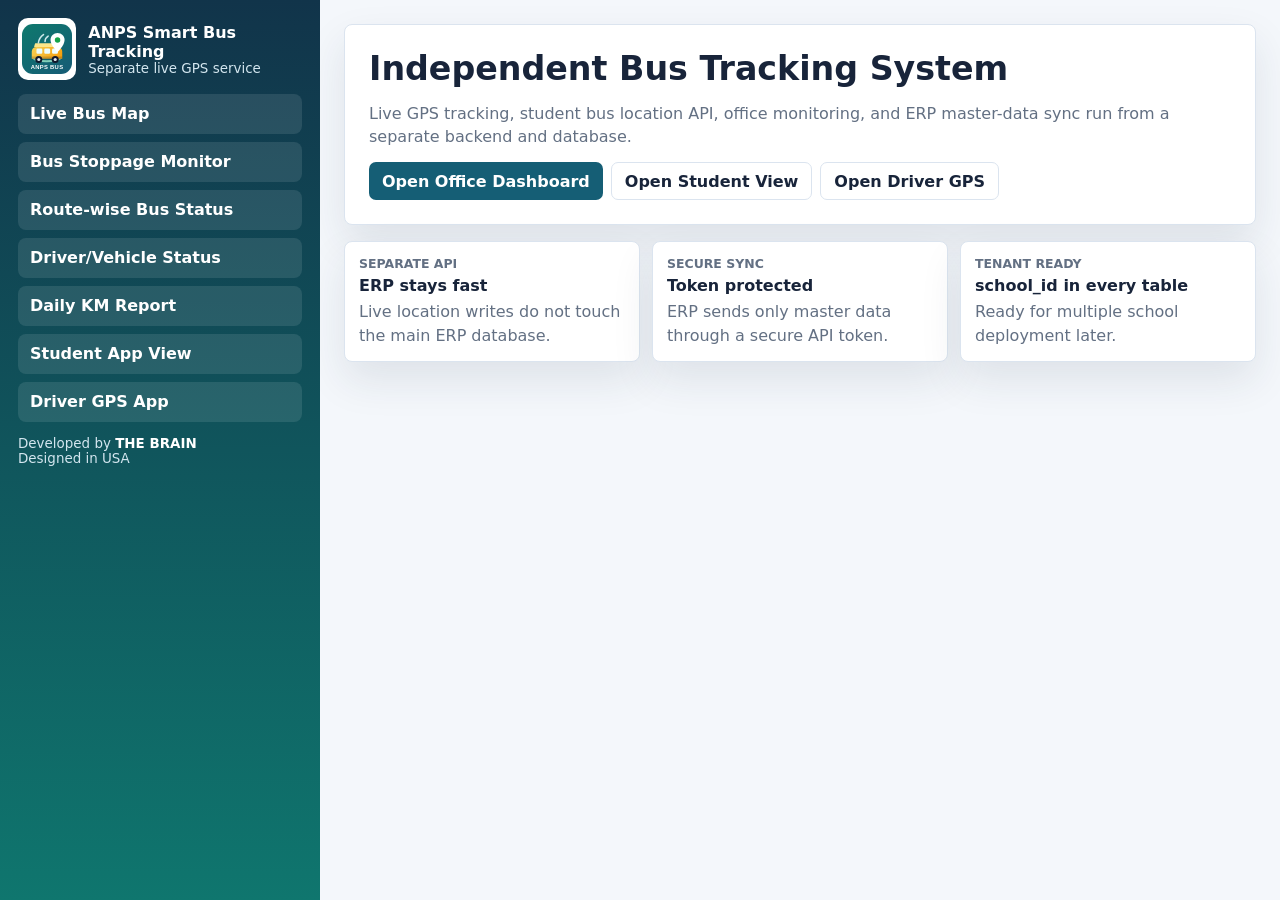
<file: smart-bus-tracking/index.html>
<!doctype html>
<html lang="en">
<head>
  <meta charset="utf-8">
  <meta name="viewport" content="width=device-width, initial-scale=1">
  <title>ANPS Smart Bus Tracking</title>
  <link rel="stylesheet" href="./smart-bus.css">
</head>
<body>
  <div class="app-shell">
    <aside class="side">
      <div class="brand">
        <div class="logo"><img src="./anps-smart-bus-logo.svg" alt="ANPS Smart Bus Tracking logo"></div>
        <div><strong>ANPS Smart Bus Tracking</strong><span>Separate live GPS service</span></div>
      </div>
      <nav>
        <a href="./office-live-map.html">Live Bus Map</a>
        <a href="./office-stoppage-monitor.html">Bus Stoppage Monitor</a>
        <a href="./office-route-status.html">Route-wise Bus Status</a>
        <a href="./office-driver-vehicle-status.html">Driver/Vehicle Status</a>
        <a href="./office-daily-km-report.html">Daily KM Report</a>
        <a href="./student-bus-location.html">Student App View</a>
        <a href="./driver-gps.html">Driver GPS App</a>
      </nav>
      <div class="credit">Developed by <b>THE BRAIN</b><br>Designed in USA</div>
    </aside>
    <main class="main">
      <section class="hero">
        <h1>Independent Bus Tracking System</h1>
        <p>Live GPS tracking, student bus location API, office monitoring, and ERP master-data sync run from a separate backend and database.</p>
        <div class="hero-actions">
          <a class="primary" href="./office-live-map.html">Open Office Dashboard</a>
          <a class="ghost" href="./student-bus-location.html">Open Student View</a>
          <a class="ghost" href="./driver-gps.html">Open Driver GPS</a>
        </div>
      </section>
      <section class="cards">
        <article><span>Separate API</span><strong>ERP stays fast</strong><p>Live location writes do not touch the main ERP database.</p></article>
        <article><span>Secure Sync</span><strong>Token protected</strong><p>ERP sends only master data through a secure API token.</p></article>
        <article><span>Tenant Ready</span><strong>school_id in every table</strong><p>Ready for multiple school deployment later.</p></article>
      </section>
    </main>
  </div>
</body>
</html>
</file>
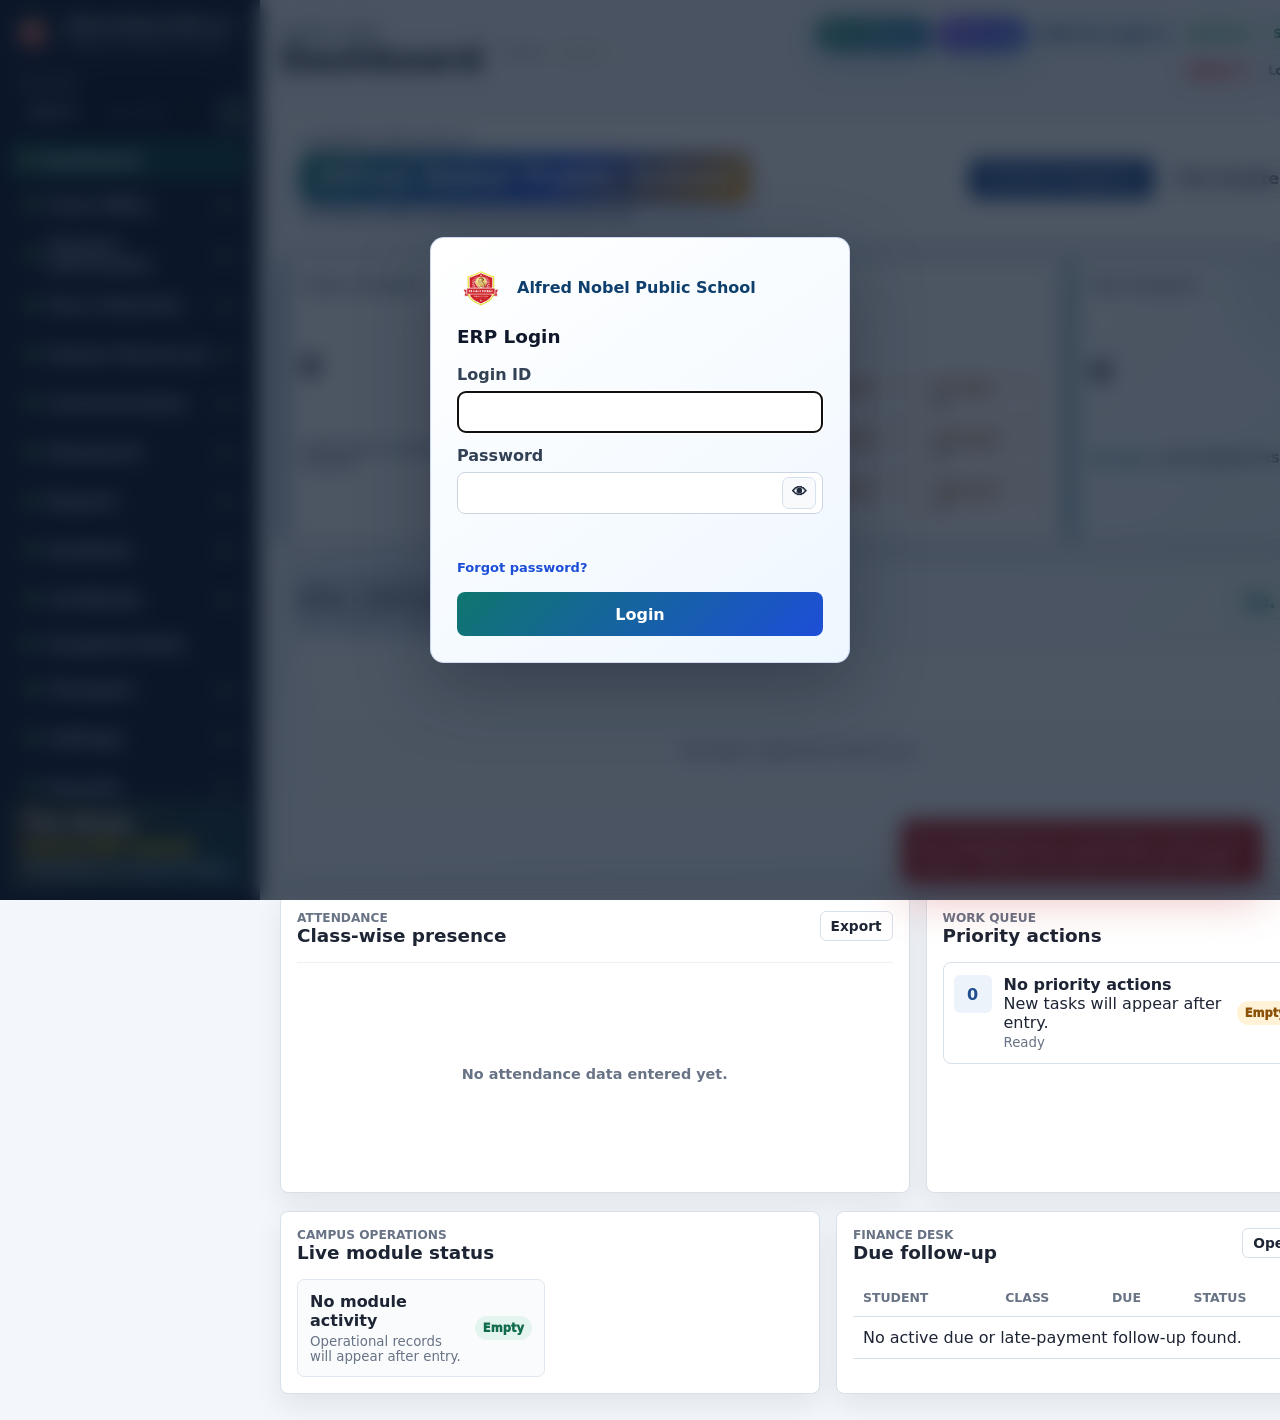
<file: anps-erp.html>
<!doctype html>
<html lang="en">
<head>
  <meta charset="utf-8" />
  <meta name="viewport" content="width=device-width, initial-scale=1" />
  <title>Nobel School OS</title>
  <meta name="description" content="A modern school operating system dashboard prototype." />
  <meta name="school-api-base" content="" />
  <meta name="anps-fee-append-api" content="" />
  <script>
    if (location.hostname.endsWith("onrender.com")) {
      location.replace(`https://anps.thebrainerp.com${location.pathname}${location.search}${location.hash}`);
    } else if (location.protocol === "file:") {
      location.replace("http://127.0.0.1:4174/anps-erp.html#dashboard");
    }
  </script>
  <link rel="stylesheet" href="./new-school-os.css?v=20261121-transport-extra-duefix" />
</head>
<body>
  <div class="shell">
    <aside class="rail" aria-label="Main navigation">
      <a class="brand" href="#dashboard" aria-label="Nobel School OS home">
        <img src="./assets/anps-logo.png" alt="ANPS logo" />
        <span>
          <strong>Alfred Nobel Public School</strong>
          <small>School command center</small>
        </span>
      </a>

      <nav class="nav">
        <div class="session-control rail-session" aria-label="Financial session">
          <span>Session</span>
          <select id="sessionSelect"></select>
          <input id="newSessionInput" placeholder="27-28" aria-label="New financial session" />
          <button id="addSession" type="button" title="Add session" aria-label="Add financial session">+</button>
        </div>
        <button class="active" data-view="dashboard" type="button">Dashboard</button>
        <div class="nav-group" id="frontOfficeNavGroup">
          <button class="nav-group-title" id="frontOfficeToggle" type="button" aria-expanded="false">Front Office</button>
          <div class="nav-sub">
            <button data-view="admissionEnquiry" type="button">Admission Enquiry</button>
            <button data-view="complaintRegister" type="button">Complaint Register</button>
          </div>
        </div>
        <div class="nav-group" id="studentNavGroup">
          <button class="nav-group-title" id="studentToggle" type="button" aria-expanded="false">Student Information</button>
          <div class="nav-sub">
            <button data-view="students" type="button">Student Details</button>
            <button data-view="studentAdmission" type="button">Student Admission</button>
            <button data-view="promoteStudents" type="button">Promote Students</button>
            <button data-view="disableStudent" type="button">Disable Student</button>
            <button data-view="bulkDeleteStudent" type="button">Bulk Delete</button>
            <button data-view="studentAbsence" type="button">Student Absence</button>
          </div>
        </div>
        <div class="nav-group" id="feesNavGroup">
          <button class="nav-group-title" id="feesToggle" type="button" aria-expanded="false">Fees Collection</button>
          <div class="nav-sub">
            <button data-view="finance" type="button">Collect Fees</button>
            <button data-view="feeBook" type="button">Fee Book</button>
            <button data-view="bankBook" type="button">Bank Book</button>
            <button data-view="cashBook" type="button">Cash Book</button>
            <button data-view="bankReconciliation" type="button">Bank Reconciliation</button>
            <button data-view="dueFeesSearch" type="button">Search Due Fees</button>
            <button data-view="dayBoarders" type="button">Deboarders</button>
            <button data-view="roboticsStudents" type="button">Robotics</button>
            <button data-view="tuitionFeeStudents" type="button">Tuition Fees</button>
            <button data-view="transportFeeStudents" type="button">Transport Fees</button>
            <button data-view="upiPaymentVerification" type="button">UPI Verification</button>
            <button data-view="feeMaster" type="button">Fee Master</button>
            <button data-view="feeGroup" type="button">Fee Group</button>
            <button data-view="addClassSection" type="button">Add Class/Section</button>
            <button data-view="tuitionFineSetup" type="button">Tuition Fine Setup</button>
            <button data-view="feeReminder" type="button">Fee Reminder</button>
          </div>
        </div>
        <div class="nav-group" id="hrNavGroup">
          <button class="nav-group-title" id="hrToggle" type="button" aria-expanded="false">Human Resources</button>
          <div class="nav-sub">
            <button data-view="staffDetails" type="button">Staff Details</button>
            <button data-view="staffAttendance" type="button">Staff Attendance</button>
            <button data-view="applyLeave" type="button">Apply Leave</button>
            <button data-view="leaveType" type="button">Leave Type</button>
            <button data-view="approveLeave" type="button">Approval Leave Request</button>
            <button data-view="teachersRating" type="button">Teachers Rating</button>
            <button data-view="teacherAdvisory" type="button">Teacher Advisory</button>
            <button data-view="department" type="button">HR Setup</button>
            <button data-view="disabledStaff" type="button">Disabled Staff</button>
          </div>
        </div>
        <div class="nav-group" id="communicationNavGroup">
          <button class="nav-group-title" id="communicationToggle" type="button" aria-expanded="false">Communication</button>
          <div class="nav-sub">
            <button data-view="noticeBoard" type="button">Notice Board</button>
            <button data-view="teacherNoticeRequests" type="button">Teacher Notice Requests</button>
            <button data-view="sendSms" type="button">WhatsApp Message</button>
          </div>
        </div>
        <div class="nav-group" id="homeworkNavGroup">
          <button class="nav-group-title" id="homeworkToggle" type="button" aria-expanded="false">Homework</button>
          <div class="nav-sub">
            <button data-view="addHomework" type="button">Add Homework</button>
            <button data-view="teacherHomework" type="button">Teachers Homework</button>
            <button data-view="homeworkDoubts" type="button">Homework Doubts</button>
            <button data-view="dailyAssignment" type="button">Daily Assignment</button>
          </div>
        </div>
        <div class="nav-group" id="reportsNavGroup">
          <button class="nav-group-title" id="reportsToggle" type="button" aria-expanded="false">Reports</button>
          <div class="nav-sub">
            <button data-view="reportStudentInformation" type="button">Student Information</button>
            <button data-view="dailyCollectionReport" type="button">Daily Collection Report</button>
            <button data-view="mobileReceiptLog" type="button">Mobile Receipt Log</button>
            <button data-view="entireSchoolFeesReport" type="button">Entire School Fees</button>
          </div>
        </div>
        <div class="nav-group" id="academicNavGroup">
          <button class="nav-group-title" id="academicToggle" type="button" aria-expanded="false">Academic</button>
          <div class="nav-sub">
            <button data-view="classTimetable" type="button">Class Timetable</button>
            <button data-view="teacherTimetable" type="button">Teachers Time Table</button>
            <button data-view="classTeacherAssignment" type="button">Class Teacher Assignment</button>
            <button data-view="syllabus" type="button">Syllabus</button>
            <button data-view="marksheet" type="button">Marksheet</button>
            <button data-view="externalExamFees" type="button">External Exam Fees</button>
            <button data-view="academicProfile" type="button">Academic Profile</button>
            <button data-view="teacherComplaint" type="button">Teacher Complaint</button>
            <button data-view="holidayReport" type="button">Holiday Report</button>
            <button data-view="annualCalendar" type="button">Annual Calendar</button>
          </div>
        </div>
        <div class="nav-group" id="certificateNavGroup">
          <button class="nav-group-title" id="certificateToggle" type="button" aria-expanded="false">Certificate</button>
          <div class="nav-sub">
            <button data-view="studentIdCard" type="button">Student ID Card</button>
            <button data-view="teacherIdCard" type="button">Teachers ID Card</button>
          </div>
        </div>
        <button data-view="complaintsDesk" type="button">Complaint Book</button>
        <div class="nav-group" id="transportNavGroup">
          <button class="nav-group-title" id="transportToggle" type="button" aria-expanded="false">Transport</button>
          <div class="nav-sub">
            <button data-view="transportFeesMaster" type="button">Fees Master</button>
            <button data-view="transportFineSetup" type="button">Fine Setup</button>
            <button data-view="transportPickupPoint" type="button">Pickup Point</button>
            <button data-view="transportRoute" type="button">Route</button>
            <button data-view="transportVehicle" type="button">Vehicle</button>
            <button data-view="transportAssignVehicle" type="button">Assign Vehicle</button>
            <button data-view="transportRoutePickupPoint" type="button">Route Pickup Point</button>
            <button data-view="studentTransportFees" type="button">Student Transport Fees</button>
            <button data-view="nonTransportStudents" type="button">Non Transport Students</button>
            <button data-view="smartBusTracking" type="button">Smart Bus Tracking</button>
          </div>
        </div>
        <div class="nav-group" id="settingsNavGroup">
          <button class="nav-group-title" id="settingsToggle" type="button" aria-expanded="false">Settings</button>
          <div class="nav-sub">
            <button data-view="masterAdmin" type="button">Master Admin</button>
            <button data-view="schoolManagement" type="button">School Management</button>
            <button data-view="userAccessSettings" type="button">User Access & Permissions</button>
            <button data-view="studentUserLogin" type="button">Student User Login</button>
            <button data-view="mobileAppActivity" type="button">Mobile App Activity</button>
          </div>
        </div>
        <div class="nav-group" id="securityNavGroup">
          <button class="nav-group-title" id="securityToggle" type="button" aria-expanded="false">Security</button>
          <div class="nav-sub">
            <button data-view="securityMaintenance" type="button">Security Maintenance</button>
            <button data-view="securitySmartEngine" type="button">Smart Data Engine</button>
            <button data-view="securityDuplicateReceipts" type="button">Duplicate Receipts</button>
            <button data-view="securityAlertSolver" type="button">Alert Solver</button>
            <button data-view="securityRoleHealth" type="button">Role & Permission Health</button>
          </div>
        </div>
      </nav>

      <section class="rail-card developer-credit" aria-label="Developer credit">
        <strong>The Brain</strong>
        <span>School ERP System</span>
        <small>Innovation by Samrat Hazra</small>
      </section>
    </aside>

    <main class="workspace">
      <header class="topbar">
        <button class="menu-button" id="menuButton" type="button" aria-label="Toggle navigation">
          <span></span><span></span><span></span>
        </button>
        <div>
          <p class="eyebrow">Campus view</p>
          <h1 id="pageTitle">Dashboard</h1>
        </div>
        <label class="search">
          <span>Search</span>
          <input id="globalSearch" autocomplete="off" placeholder="Student, receipt, route..." />
        </label>
        <div class="topbar-system-strip" aria-label="System status">
          <button class="primary-action topbar-new-admission" id="quickAction" type="button">New Admission</button>
          <a class="primary-action topbar-mobile-app" href="/anps-mobile-app.html" target="_blank" rel="noopener">Mobile App</a>
          <span class="topbar-role">Role: <strong id="topbarCurrentRole">Admin</strong></span>
          <span class="topbar-network-status offline" id="topbarNetworkStatus" title="Checking connection"><i></i><strong>Offline</strong></span>
          <button class="topbar-save-status" id="topbarSaveStatus" type="button">Saved</button>
          <button class="topbar-alert-status" id="topbarAlerts" type="button">Alerts: 0</button>
          <button class="topbar-logout" id="topbarLogout" type="button">Logout</button>
        </div>
      </header>

      <section class="view active" id="dashboard">
        <section class="executive-band" aria-label="Executive summary">
          <div class="executive-title">
            <p class="eyebrow" id="academicYearText">Academic year 2026-27</p>
            <h2 class="school-dashboard-title">Alfred Nobel Public School</h2>
            <small id="sessionSummaryText">No finance data entered for this session yet.</small>
          </div>
          <div class="executive-actions">
            <button class="primary-action" data-view-jump="students" type="button">Student Registry</button>
            <button class="ghost-action" data-view-jump="finance" type="button">Fee Counter</button>
          </div>
        </section>

        <div class="kpi-grid">
          <article class="kpi-card">
            <span>Total Students</span>
            <strong id="studentCount">0</strong>
            <small>Admissions entered in this session</small>
          </article>
          <article class="kpi-card fees-kpi">
            <span>Fees Collected</span>
            <strong id="kpiFeesCollected">Rs. 0</strong>
            <small id="kpiFeesNote">0% of selected session</small>
            <div class="monthly-fee-breakdown" id="kpiFeesMonthlyBreakdown" aria-label="Monthly fee collection summary"></div>
          </article>
          <article class="kpi-card due-students-kpi-card">
            <span>Due Students</span>
            <strong id="dashboardDueStudentsCount">0</strong>
            <small><span id="dashboardDueStudentsMonth">No dues</span> | <span id="dashboardDueStudentsAmount">Due amount Rs. 0</span></small>
          </article>
        </div>

        <div class="operations-grid">
          <section class="panel collection-trend-panel">
            <div class="panel-head">
              <div>
                <p class="eyebrow">Cash Collection Trend</p>
                <h2>Daily collection flow</h2>
                <small id="dailyCashTrendNote">Last collection days</small>
              </div>
              <span class="trend-chip" id="dailyCashTrendTotal">Rs. 0</span>
            </div>
            <div class="market-chart" id="dailyCashTrendChart" aria-label="Daily collection graph"></div>
          </section>

          <section class="panel chart-panel">
            <div class="panel-head">
              <div>
                <p class="eyebrow">Attendance</p>
                <h2>Class-wise presence</h2>
              </div>
              <button class="mini" type="button">Export</button>
            </div>
            <div class="bars" id="attendanceBars" aria-label="Attendance chart"></div>
          </section>

          <section class="panel command-panel">
            <div class="panel-head">
              <div>
                <p class="eyebrow">Work queue</p>
                <h2>Priority actions</h2>
              </div>
            </div>
            <div class="task-list" id="taskList"></div>
          </section>
        </div>

        <div class="operations-grid lower-grid">
          <section class="panel">
            <div class="panel-head">
              <div>
                <p class="eyebrow">Campus operations</p>
                <h2>Live module status</h2>
              </div>
            </div>
            <div class="module-status" id="moduleStatus"></div>
          </section>

          <section class="panel">
            <div class="panel-head">
              <div>
                <p class="eyebrow">Finance desk</p>
                <h2>Due follow-up</h2>
              </div>
              <button class="mini" data-view-jump="dueFeesSearch" type="button">Open</button>
            </div>
            <div class="table-wrap compact-table">
              <table>
                <thead>
                  <tr><th>Student</th><th>Class</th><th>Due</th><th>Status</th></tr>
                </thead>
                <tbody id="dueTable"></tbody>
              </table>
            </div>
          </section>
        </div>
      </section>

      <section class="view" id="admissionEnquiry">
        <div class="front-office-layout">
          <section class="panel front-office-panel">
            <div class="panel-head">
              <div>
                <p class="eyebrow">Front Office</p>
                <h2>Admission Enquiry</h2>
                <small>Save the details of guardians or students who visit for admission enquiry.</small>
              </div>
            </div>
            <form id="admissionEnquiryForm" class="front-office-form">
              <label>Date <input name="date" type="date" required /></label>
              <label>Student Name <input name="studentName" placeholder="Student name" required /></label>
              <label>Guardian Name <input name="guardianName" placeholder="Guardian name" required /></label>
              <label>Mobile No. <input name="mobile" placeholder="Mobile number" required /></label>
              <label>Class Interested <select name="className" required></select></label>
              <label>Village / Town <input name="villageTown" placeholder="Village or town" /></label>
              <label>Source <select name="source"><option>Walk-in</option><option>Phone Call</option><option>Reference</option><option>Online</option><option>Other</option></select></label>
              <label>Status <select name="status"><option>New</option><option>Follow-up</option><option>Visited</option><option>Admitted</option><option>Closed</option></select></label>
              <label class="front-office-full">Remarks <textarea name="remarks" rows="3" placeholder="Follow-up note"></textarea></label>
              <button class="primary-action" type="submit">Save Enquiry</button>
            </form>
          </section>
          <section class="panel">
            <div class="panel-head"><div><p class="eyebrow">Saved enquiry</p><h2>Enquiry Details</h2><small id="admissionEnquirySummary">0 enquiries saved.</small></div></div>
            <div class="table-wrap"><table><thead><tr><th>Date</th><th>Student</th><th>Guardian</th><th>Mobile</th><th>Class</th><th>Status</th><th>Action</th></tr></thead><tbody id="admissionEnquiryRows"></tbody></table></div>
          </section>
        </div>
      </section>

      <section class="view" id="complaintRegister">
        <div class="front-office-layout">
          <section class="panel front-office-panel complaint-panel">
            <div class="panel-head"><div><p class="eyebrow">Front Office</p><h2>Complaint Register</h2><small>Register complaints received at the front office here.</small></div></div>
            <form id="complaintRegisterForm" class="front-office-form">
              <label>Date <input name="date" type="date" required /></label>
              <label>Complaint For <select name="forType" required><option>Student</option><option>Teacher</option><option>General</option></select></label>
              <label>Name / Reference <input name="personName" placeholder="Student/Teacher/Guardian name" required /></label>
              <label>Mobile No. <input name="mobile" placeholder="Mobile number" /></label>
              <label>Category <select name="category"><option>Academic</option><option>Fees</option><option>Transport</option><option>Discipline</option><option>Staff</option><option>Other</option></select></label>
              <label>Priority <select name="priority"><option>Normal</option><option>High</option><option>Urgent</option></select></label>
              <label>Status <select name="status"><option>Open</option><option>Review</option><option>In Progress</option><option>Resolved</option><option>Closed</option><option>Cancelled</option></select></label>
              <label>Received By <input name="receivedBy" placeholder="Front office staff" /></label>
              <label class="front-office-full">Complaint Details <textarea name="details" rows="3" placeholder="Complaint details" required></textarea></label>
              <button class="primary-action" type="submit">Save Complaint</button>
            </form>
          </section>
        </div>
      </section>

      <section class="view" id="complaintsDesk">
        <div class="front-office-layout">
          <section class="panel complaint-desk-panel">
            <div class="panel-head"><div><p class="eyebrow">Complaint Desk</p><h2>Complaint Book</h2><small id="complaintsDeskSummary">0 complaints saved.</small></div></div>
            <div class="complaint-filter-row">
              <label>Type <select id="complaintTypeFilter"><option value="All">All</option><option>Student</option><option>Teacher</option><option>General</option></select></label>
              <label>Status <select id="complaintStatusFilter"><option value="All">All</option><option>Open</option><option>Review</option><option>In Progress</option><option>Resolved</option><option>Closed</option><option>Cancelled</option></select></label>
            </div>
            <div class="table-wrap"><table><thead><tr><th>Date</th><th>For</th><th>Name</th><th>Complaint</th><th>Status</th><th>Source</th><th>Action</th></tr></thead><tbody id="complaintsDeskRows"></tbody></table></div>
          </section>
        </div>
      </section>

      <section class="view" id="students">
        <div class="panel">
          <div class="panel-head">
            <div>
              <p class="eyebrow">Student registry</p>
              <h2>Student Details</h2>
              <p class="eyebrow" id="studentSessionRosterNote">Session roster</p>
            </div>
            <div class="student-header-actions">
              <button class="icon-action excel-action" id="exportStudentsExcel" type="button" title="Export Excel" aria-label="Export student details to Excel">
                <svg viewBox="0 0 24 24" aria-hidden="true"><path d="M4 3h10l6 6v12H4V3Zm9 1.8V10h5.2L13 4.8ZM7 12l2.1 3L7 18h2.1l1.1-1.8 1.1 1.8h2.2l-2.2-3 2.1-3h-2.1l-1 1.7L9.2 12H7Z"/></svg>
              </button>
              <button class="icon-action excel-action import" id="importStudentsExcelBtn" type="button" title="Import Excel" aria-label="Import student details from Excel">
                <svg viewBox="0 0 24 24" aria-hidden="true"><path d="M4 3h10l6 6v12H4V3Zm9 1.8V10h5.2L13 4.8ZM11 18h2v-4.2l1.5 1.5 1.2-1.2L12 10.4l-3.7 3.7 1.2 1.2 1.5-1.5V18Z"/></svg>
              </button>
              <input class="hidden-file-input" id="importStudentsExcel" type="file" accept=".csv,text/csv" />
            </div>
          </div>
          <div class="student-filter-bar">
            <label>Class
              <select id="studentClassFilter">
                <option value="">All Classes</option>
              </select>
            </label>
          </div>
          <div class="table-wrap">
            <table>
              <thead>
                <tr><th>Admission No.</th><th>Student Name</th><th>Class</th><th>Section</th><th>Origin</th><th>Guardian</th><th>Mobile</th><th>Action</th></tr>
              </thead>
              <tbody id="studentTable"></tbody>
            </table>
          </div>
        </div>
      </section>

      <section class="view" id="promoteStudents">
        <div class="panel">
          <div class="panel-head">
            <div>
              <p class="eyebrow">Student information</p>
              <h2>Promote Students</h2>
              <p class="eyebrow" id="promoteStudentsNote">Students stay in their current session until you promote them.</p>
            </div>
            <button class="primary-action" id="promoteSelectedStudents" type="button">Promote Selected</button>
          </div>
          <div class="student-filter-bar promote-filter-bar">
            <label>From session
              <select id="promoteFromSession"></select>
            </label>
            <label>To session
              <select id="promoteToSession"></select>
            </label>
            <label>Class
              <select id="promoteClassFilter">
                <option value="">All Classes</option>
              </select>
            </label>
          </div>
          <div class="table-wrap">
            <table>
              <thead>
                <tr>
                  <th><input id="promoteSelectAll" type="checkbox" aria-label="Select all students" /></th>
                  <th>Admission No.</th>
                  <th>Student Name</th>
                  <th>Current Class</th>
                  <th>Next Class</th>
                  <th>Origin</th>
                </tr>
              </thead>
              <tbody id="promoteStudentRows"></tbody>
            </table>
          </div>
        </div>
      </section>

      <section class="view" id="studentAdmission">
        <div class="operations-grid">
          <section class="panel">
            <div class="panel-head">
              <div>
                <p class="eyebrow">Student information</p>
                <h2>Student Admission</h2>
              </div>
              <button class="primary-action" id="openAdmissionFromPage" type="button">Open Admission Form</button>
            </div>
            <div class="module-status">
              <article><div><strong>New Applications</strong><small>No applications entered yet</small></div><span class="status-pill stable">Empty</span></article>
              <article><div><strong>Documents Pending</strong><small>No pending documents entered yet</small></div><span class="status-pill stable">Empty</span></article>
              <article><div><strong>Interaction Slots</strong><small>No parent meetings entered yet</small></div><span class="status-pill stable">Empty</span></article>
              <article><div><strong>Admission IDs</strong><small>Auto-generate after form approval</small></div><span class="status-pill stable">Active</span></article>
            </div>
          </section>
          <section class="panel">
            <div class="panel-head">
              <div>
                <p class="eyebrow">Recent admissions</p>
                <h2>Application queue</h2>
              </div>
            </div>
            <div class="table-wrap compact-table">
              <table>
                <thead><tr><th>Applicant</th><th>Class</th><th>Stage</th><th>Status</th></tr></thead>
                <tbody>
                  <tr><td colspan="4">No admission applications entered yet.</td></tr>
                </tbody>
              </table>
            </div>
          </section>
        </div>
      </section>

      <section class="view" id="disableStudent">
        <div class="panel">
          <div class="panel-head">
            <div>
              <p class="eyebrow">Student information</p>
              <h2>Disable Student</h2>
            </div>
            <button class="ghost-action" id="disableSelectedStudent" type="button">Disable Selected</button>
          </div>
          <div class="fee-filter-bar">
            <label>Class
              <select><option>All Classes</option><option>V B</option><option>IX IGCSE</option><option>XII IB</option></select>
            </label>
            <label>Reason
              <select><option>Transfer</option><option>Inactive</option><option>Duplicate Entry</option><option>Long Absence</option></select>
            </label>
          </div>
          <div class="table-wrap">
            <table>
              <thead><tr><th>Select</th><th>Student</th><th>Class</th><th>Admission No.</th><th>Reason</th><th>Status</th><th>Disabled On</th><th>Action</th></tr></thead>
              <tbody id="disabledStudentRows">
                <tr><td colspan="8">No students available to disable.</td></tr>
              </tbody>
            </table>
          </div>
        </div>
      </section>

      <section class="view" id="bulkDeleteStudent">
        <div class="panel">
          <div class="panel-head">
            <div>
              <p class="eyebrow">Student information</p>
              <h2>Bulk Delete</h2>
            </div>
            <button class="ghost-action" id="bulkDeletePreview" type="button">Preview Delete List</button>
          </div>
          <div class="receipt danger-note">
            Bulk delete requires admin approval, backup, and audit log before removing student records.
          </div>
          <div class="fee-filter-bar">
            <label>Session
              <select><option>2026-27</option><option>2025-26</option><option>Archived</option></select>
            </label>
            <label>Class
              <select><option>All Classes</option><option>Nursery</option><option>I Amber</option><option>XII IB</option></select>
            </label>
            <label>Delete Type
              <select><option>Duplicate Records</option><option>Rejected Applications</option><option>Imported Test Data</option></select>
            </label>
          </div>
          <div class="module-status">
            <article><div><strong>Duplicate Records</strong><small>No duplicate admission numbers found</small></div><span class="status-pill stable">Empty</span></article>
            <article><div><strong>Rejected Applications</strong><small>No rejected applications entered yet</small></div><span class="status-pill stable">Empty</span></article>
            <article><div><strong>Imported Records</strong><small>No imported rows available</small></div><span class="status-pill stable">Empty</span></article>
            <article><div><strong>Audit Backup</strong><small>Backup required before final delete</small></div><span class="status-pill stable">Required</span></article>
          </div>
        </div>
      </section>

      <section class="view" id="studentAbsence">
        <div class="panel">
          <div class="panel-head">
            <div>
              <p class="eyebrow">Student mobile app</p>
              <h2>Student Absence</h2>
            </div>
            <strong id="studentAbsenceCount">0 intimations</strong>
          </div>
          <div class="fee-filter-bar">
            <label>Date
              <input id="studentAbsenceDateFilter" type="date" />
            </label>
            <label>Class
              <select id="studentAbsenceClassFilter"><option value="">All Classes</option></select>
            </label>
            <label>Search Student
              <input id="studentAbsenceSearch" type="search" placeholder="Name or admission no." />
            </label>
            <button class="ghost-action" id="studentAbsenceToday" type="button">Today</button>
            <button class="ghost-action" id="studentAbsenceClear" type="button">Show All</button>
          </div>
          <div class="table-wrap">
            <table>
              <thead><tr><th>Date</th><th>Student</th><th>Admission No.</th><th>Class</th><th>Reason</th><th>Parent Note</th><th>Submitted</th><th>Status</th></tr></thead>
              <tbody id="studentAbsenceRows"><tr><td colspan="8">No student absence intimation received yet.</td></tr></tbody>
            </table>
          </div>
        </div>
      </section>

      <section class="view" id="finance">
        <div class="finance-grid">
          <section class="panel pay-panel">
            <div class="panel-head">
              <div>
                <p class="eyebrow">Accounts</p>
                <h2>Collection History</h2>
              </div>
            </div>
            <div class="student-fee-card hidden-collection-module" id="selectedStudentFeeCard" aria-hidden="true">
              <div>
                <span>Admission No.</span>
                <strong id="feeStudentAdmission">-</strong>
              </div>
              <div>
                <span>Student Name</span>
                <strong id="feeStudentName">-</strong>
              </div>
              <div>
                <span>Class</span>
                <strong id="feeStudentClass">-</strong>
              </div>
              <div>
                <span>Guardian</span>
                <strong id="feeStudentGuardian">-</strong>
              </div>
            </div>
            <div class="table-wrap compact-table fee-breakdown-wrap hidden-collection-module" aria-hidden="true">
              <table>
                <thead>
                  <tr><th>Fee</th><th>Period</th><th>Total</th><th>Paid</th><th>Due</th><th>Status</th></tr>
                </thead>
                <tbody id="studentFeeBreakdown"></tbody>
              </table>
            </div>
            <form id="feeForm" class="collection-module hidden-collection-module" aria-hidden="true">
              <div class="collection-row">
                <label for="feeDate">Date</label>
                <input id="feeDate" name="date" type="text" placeholder="DD-MM-YYYY" />
              </div>
              <div class="collection-row">
                <label for="feeReceiptNo">Receipt No.</label>
                <input id="feeReceiptNo" name="receiptNo" readonly />
              </div>
              <div class="collection-row">
                <label for="feeAdmissionNo">Admission No.</label>
                <input id="feeAdmissionNo" name="id" />
              </div>
              <div class="collection-row">
                <label for="feeStudentNameBox">Student Name</label>
                <input id="feeStudentNameBox" name="studentName" readonly />
              </div>
              <div class="collection-row fee-amount-row">
                <label for="feeAmountDisplay">Fees Amount</label>
                <input id="feeAmountDisplay" name="feeAmountDisplay" type="number" readonly />
              </div>
              <div class="collection-row split-payment-row">
                <label>Payment Received</label>
                <div class="split-payment-box">
                  <label for="feeBankAmount">
                    <span>Bank / UPI Payment</span>
                    <input id="feeBankAmount" name="bankAmount" type="number" min="0" placeholder="0" />
                  </label>
                  <label for="feeBankAccount">
                    <span>Deposit To</span>
                    <select id="feeBankAccount" name="bankAccountId">
                      <option value="">Select bank account</option>
                    </select>
                  </label>
                  <label for="feeCashAmount">
                    <span>Cash Payment</span>
                    <input id="feeCashAmount" name="cashAmount" type="number" min="0" placeholder="0" />
                  </label>
                  <input id="feeAmount" name="amount" type="hidden" />
                </div>
              </div>
              <div class="collection-row fine-payment-row">
                <label for="feeFineAmount">Fine</label>
                <input id="feeFineAmount" name="fineAmount" type="number" min="0" placeholder="0" />
              </div>
              <button class="primary-action" type="submit">Generate Receipt</button>
            </form>
            <div class="receipt hidden-collection-module" id="receiptBox" aria-hidden="true">Receipt preview will appear here.</div>
            <section class="collection-history">
              <div class="panel-head">
                <div>
                  <p class="eyebrow">Collection history</p>
                  <h2>Payment History</h2>
                </div>
                <button class="ghost-action" id="printLedger" type="button">Print Ledger</button>
              </div>
              <div class="table-wrap compact-table">
                <div class="collection-history-filter">
                  <label class="history-date-field">From Date
                    <input id="collectionHistoryFromDate" type="text" inputmode="numeric" placeholder="DD" aria-label="From date. Type day only or full date." />
                  </label>
                  <label class="history-date-field">To Date
                    <input id="collectionHistoryToDate" type="text" inputmode="numeric" placeholder="DD" aria-label="To date. Type day only or full date." />
                  </label>
                  <label class="collection-by-filter">Collected By
                    <select id="collectionHistoryCollectedBy">
                      <option value="">All</option>
                    </select>
                  </label>
                  <label class="collection-admission-filter">Admission No.
                    <input id="collectionHistoryAdmissionNo" type="search" placeholder="Admission no." />
                  </label>
                  <label class="collection-receipt-filter">Receipt No.
                    <input id="collectionHistoryReceiptNo" type="search" placeholder="Receipt no." />
                  </label>
                  <button class="primary-action" id="applyCollectionHistoryDateRange" type="button">Apply</button>
                  <button class="ghost-action" id="clearCollectionHistoryDateRange" type="button">Clear</button>
                </div>
                <div class="payment-quick-total" id="paymentQuickTotal">
                  <div><span>Showing Rows</span><strong id="quickSelectedCount">0</strong></div>
                  <div><span>Bank</span><strong id="quickBankTotal">Rs. 0</strong></div>
                  <div><span>Cash</span><strong id="quickCashTotal">Rs. 0</strong></div>
                  <div><span>Fine</span><strong id="quickFineTotal">Rs. 0</strong></div>
                  <div><span>Total</span><strong id="quickGrandTotal">Rs. 0</strong></div>
                  <button class="ghost-action" id="clearPaymentQuickTotal" type="button">Clear</button>
                </div>
                <table>
                  <thead><tr><th>Date</th><th>Receipt No.</th><th>Student Name</th><th>Admission No.</th><th>Fee Head</th><th>Bank Payment</th><th>Cash Payment</th><th>Fine</th><th>Discount</th><th>Total Amount</th><th>Remarks</th><th>Collected By</th><th>Action</th></tr></thead>
                  <tbody id="ledgerPaymentRows"></tbody>
                </table>
              </div>
            </section>
          </section>

        </div>
      </section>

      <section class="view" id="upiPaymentVerification">
        <div class="panel">
          <div class="panel-head">
            <div>
              <p class="eyebrow">Student app payments</p>
              <h2>UPI Payment Verification</h2>
            </div>
            <span class="status-pill pending" id="upiPaymentSummary">0 pending</span>
          </div>
          <div class="report-filter-row">
            <label>Status
              <select id="upiPaymentStatusFilter">
                <option value="">All</option>
                <option value="Pending">Pending</option>
                <option value="Approved">Approved</option>
                <option value="Rejected">Rejected</option>
              </select>
            </label>
            <label>Admission No.
              <input id="upiPaymentAdmissionFilter" type="search" placeholder="Admission no." />
            </label>
            <label>Settlement bank (required to approve)
              <select id="upiApproveBankAccount" required>
                <option value="">Select bank account</option>
              </select>
            </label>
          </div>
          <div class="table-wrap compact-table">
            <table>
              <thead>
                <tr><th>Date</th><th>Student</th><th>Admission No.</th><th>Amount</th><th>UTR</th><th>Status</th><th>Screenshot</th><th>Action</th></tr>
              </thead>
              <tbody id="upiPaymentRows">
                <tr><td colspan="8">No UPI payment request yet.</td></tr>
              </tbody>
            </table>
          </div>
        </div>
      </section>

      <section class="view" id="feeBook">
        <div class="fee-ledger-layout">
          <section class="panel ledger-panel">
            <div class="panel-head">
              <div>
                <p class="eyebrow">Student-wise ledger</p>
                <h2>Fee Book</h2>
              </div>
              <div class="ledger-head-actions">
                <button class="ghost-action fee-book-back-action hidden" id="feeBookBackToStudent" type="button">Back to Student Details</button>
                <button class="ghost-action" id="feeBookMonthlyReportBtn" type="button">Monthly Report</button>
                <label class="ledger-search">Search Student
                  <select id="feeBookStudentSelect"></select>
                </label>
              </div>
            </div>
            <div class="ledger-profile-card">
              <div class="ledger-photo" id="ledgerPhoto">ST</div>
              <div class="ledger-info-grid">
                <div><span>Admission No.</span><strong id="ledgerAdmission">-</strong></div>
                <div><span>Student Name</span><strong id="ledgerName">-</strong></div>
                <div><span>Class</span><strong id="ledgerClass">-</strong></div>
                <div><span>Mobile</span><strong id="ledgerMobile">-</strong></div>
                <div><span>Guardian Name</span><strong id="ledgerGuardian">-</strong></div>
                <div><span>Guardian Mobile</span><strong id="ledgerGuardianMobile">-</strong></div>
              </div>
            </div>
            <div class="ledger-summary">
              <article><span>Total Fee</span><strong id="ledgerTotal">Rs. 0</strong></article>
              <article><span>Paid</span><strong id="ledgerPaid">Rs. 0</strong></article>
              <article><span>Discount</span><strong id="ledgerDiscount">Rs. 0</strong></article>
              <article><span>Due</span><strong id="ledgerDue">Rs. 0</strong></article>
            </div>
            <div class="table-wrap compact-table fee-breakdown-wrap">
              <table>
                <thead><tr><th>Fee Head</th><th>Period</th><th>Date</th><th>Total</th><th>Paid</th><th>Fine</th><th>Discount</th><th>Due</th><th>Status</th><th>Action</th></tr></thead>
                <tbody id="ledgerFeeRows"></tbody>
              </table>
            </div>
          </section>
        </div>
      </section>

      <section class="view" id="bankBook">
        <div class="panel bank-book-panel">
          <div class="panel-head">
            <div>
              <p class="eyebrow">Fees Collection</p>
              <h2>Bank Book</h2>
              <small>Bank and UPI fee collections appear here for account-wise tracking and reconciliation.</small>
            </div>
          </div>
          <details class="bank-account-manager">
            <summary>
              <span><strong>Bank Account Setup</strong><small>Add, edit or deactivate school bank accounts</small></span>
              <span class="bank-account-manager-action">Manage Accounts</span>
            </summary>
            <div class="bank-account-manager-body">
            <form id="bankAccountForm" class="bank-book-filter">
              <input name="id" type="hidden" />
              <label>Bank Name
                <input name="bankName" required placeholder="e.g. State Bank of India" />
              </label>
              <label>Account Name
                <input name="accountName" required placeholder="School account name" />
              </label>
              <label>Account Last 4 Digits
                <input name="accountLast4" required inputmode="numeric" maxlength="4" pattern="[0-9]{4}" placeholder="1234" />
              </label>
              <label>Account Type
                <select name="accountType"><option>Savings</option><option>Current</option><option>Other</option></select>
              </label>
              <button class="primary-action" type="submit">Save Bank Account</button>
              <button class="ghost-action" id="cancelBankAccountEdit" type="button">Cancel</button>
            </form>
            <div class="table-wrap compact-table">
              <table>
                <thead><tr><th>Bank</th><th>Account Name</th><th>Account</th><th>Type</th><th>Status</th><th>Action</th></tr></thead>
                <tbody id="bankAccountRows"><tr><td colspan="6">No bank account added yet.</td></tr></tbody>
              </table>
            </div>
            </div>
          </details>
          <div class="book-section-title">
            <div><p class="eyebrow">Transaction register</p><h3>Bank Receipts</h3></div>
            <small>Bank and UPI collections · newest receipt first</small>
          </div>
          <div class="bank-book-summary" id="bankBookSummary"></div>
          <div class="bank-book-filter">
            <label>Date
              <input id="bankBookDateFilter" type="date" />
            </label>
            <label>Fee Head
              <select id="bankBookFeeHeadFilter">
                <option value="">All Fee Heads</option>
              </select>
            </label>
            <label>Bank Account
              <select id="bankBookAccountFilter"><option value="">All Bank Accounts</option></select>
            </label>
            <label>Search Student / Receipt / Remarks
              <input id="bankBookSearchInput" type="search" placeholder="Search bank payment" />
            </label>
            <button class="ghost-action" id="bankBookClearFilters" type="button">Clear</button>
          </div>
          <div class="report-table-panel table-wrap bank-book-table">
            <table>
              <thead><tr><th>Date</th><th>Receipt No.</th><th>Student</th><th>Admission No.</th><th>Class</th><th>Fee Head</th><th>Month</th><th>Bank Account</th><th>Bank Amount</th><th>Total Paid</th><th>Remarks</th><th>Entry Role</th></tr></thead>
              <tbody id="bankBookRows">
                <tr><td colspan="12">No bank payment found yet.</td></tr>
              </tbody>
            </table>
          </div>
        </div>
      </section>

      <section class="view" id="cashBook">
        <div class="panel bank-book-panel">
          <div class="panel-head">
            <div>
              <p class="eyebrow">Fees Collection</p>
              <h2>Cash Book</h2>
              <small>All cash fee collections appear here automatically.</small>
            </div>
          </div>
          <div class="book-section-title">
            <div><p class="eyebrow">Transaction register</p><h3>Cash Receipts</h3></div>
            <small>Cash collections · newest receipt first</small>
          </div>
          <div class="bank-book-summary" id="cashBookSummary"></div>
          <div class="bank-book-filter">
            <label>Date
              <input id="cashBookDateFilter" type="date" />
            </label>
            <label>Fee Head
              <select id="cashBookFeeHeadFilter"><option value="">All Fee Heads</option></select>
            </label>
            <label>Search Student / Receipt / Remarks
              <input id="cashBookSearchInput" type="search" placeholder="Search cash payment" />
            </label>
            <button class="ghost-action" id="cashBookClearFilters" type="button">Clear</button>
          </div>
          <div class="report-table-panel table-wrap bank-book-table">
            <table>
              <thead><tr><th>Date</th><th>Receipt No.</th><th>Student</th><th>Admission No.</th><th>Class</th><th>Fee Head</th><th>Month</th><th>Cash Amount</th><th>Fine</th><th>Total Paid</th><th>Remarks</th><th>Collected By</th></tr></thead>
              <tbody id="cashBookRows"><tr><td colspan="12">No cash payment found yet.</td></tr></tbody>
            </table>
          </div>
        </div>
      </section>

      <section class="view" id="bankReconciliation">
        <div class="panel bank-book-panel bank-reconciliation-panel">
          <div class="panel-head">
            <div>
              <p class="eyebrow">Fees Collection</p>
              <h2>Bank Reconciliation</h2>
              <small>Upload a bank CSV statement to match bank credits with ERP Bank Book entries.</small>
            </div>
          </div>
          <div class="bank-reconciliation-upload">
            <label>Bank Statement CSV
              <input id="bankReconCsvInput" type="file" accept=".csv,text/csv" />
            </label>
            <button class="primary-action" id="bankReconRunBtn" type="button">Match Statement</button>
            <button class="ghost-action" id="bankReconClearBtn" type="button">Clear</button>
          </div>
          <div class="bank-reconciliation-help">
            Report only: Bank Book entries are matched with the uploaded bank statement by amount, date, time, and UTR/reference last 4. No ERP entry is created or changed.
          </div>
          <div class="bank-book-summary" id="bankReconSummary"></div>
          <div class="report-table-panel table-wrap bank-book-table bank-reconciliation-table">
            <table>
              <thead><tr><th>Status</th><th>Bank Date</th><th>Time</th><th>Bank Amount</th><th>Bank Reference / Remarks</th><th>ERP Receipt</th><th>Student</th><th>Admission No.</th><th>ERP Date</th><th>ERP Amount</th><th>Smart Match Note</th></tr></thead>
              <tbody id="bankReconRows">
                <tr><td colspan="11">Upload a bank CSV statement and click Match Statement.</td></tr>
              </tbody>
            </table>
          </div>
        </div>
      </section>

      <section class="view" id="dueFeesSearch">
        <div class="panel">
          <div class="panel-head">
            <div>
              <p class="eyebrow">Fees collection</p>
              <h2>Search Due Fees</h2>
            </div>
            <div class="due-fees-head-actions">
              <span class="due-fees-count-chip" id="dueFeesStudentCount">Due Students: 0</span>
              <button class="primary-action" data-view-jump="finance" type="button">Collect Selected</button>
            </div>
          </div>
          <div class="fee-filter-bar">
            <label>Class
              <select id="dueFeesClassFilter"><option value="">All Classes</option></select>
            </label>
            <label>Section
              <select id="dueFeesSectionFilter"><option value="">All Sections</option></select>
            </label>
            <label>Status
              <select id="dueFeesStatusFilter">
                <option value="">All Due</option>
                <option value="fine">Fine Due</option>
                <option value="fee">Fee Due Only</option>
              </select>
            </label>
            <label class="due-fees-month-filter">Month
              <select id="dueFeesMonthFilter">
                <option value="">All Months</option>
                <option>Apr</option>
                <option>May</option>
                <option>Jun</option>
                <option>Jul</option>
                <option>Aug</option>
                <option>Sep</option>
                <option>Oct</option>
                <option>Nov</option>
                <option>Dec</option>
                <option>Jan</option>
                <option>Feb</option>
                <option>Mar</option>
              </select>
            </label>
            <label class="due-fees-student-search-label">Search Student
              <input id="dueFeesStudentSearch" placeholder="Admission last no., name, last name or village" />
            </label>
          </div>
          <div class="table-wrap">
            <table>
              <thead><tr><th>Admission No.</th><th>Student</th><th>Fee Head</th><th>Period</th><th>Due Amount</th><th>Status</th><th>Action</th></tr></thead>
              <tbody id="dueFeesSearchRows">
                <tr><td colspan="7">No due fees entered yet.</td></tr>
              </tbody>
            </table>
          </div>
        </div>
      </section>

      <section class="view" id="dayBoarders">
        <div class="panel">
          <div class="panel-head">
            <div>
              <p class="eyebrow">Fees collection</p>
              <h2>Deboarders</h2>
              <small>Students who have taken day boarding in this session.</small>
            </div>
          </div>
          <div class="fee-filter-bar">
            <label>Search
              <input id="dayBoarderSearch" type="search" placeholder="Name or admission no." />
            </label>
          </div>
          <div class="table-wrap">
            <table>
              <thead>
                <tr>
                  <th>Admission No.</th>
                  <th>Student</th>
                  <th>Class</th>
                  <th>Section</th>
                  <th>Day Boarding Fee</th>
                  <th>Day Boarding Transport</th>
                  <th>Months</th>
                  <th>Session Total</th>
                  <th>Paid</th>
                  <th>Due</th>
                </tr>
              </thead>
              <tbody id="dayBoarderRows">
                <tr><td colspan="10">No day boarding students in this session.</td></tr>
              </tbody>
            </table>
          </div>
          <p class="transport-fee-summary" id="dayBoarderSummary">Day boarders: 0</p>
        </div>
      </section>

      <section class="view" id="roboticsStudents">
        <div class="panel">
          <div class="panel-head">
            <div>
              <p class="eyebrow">Fees collection</p>
              <h2>Robotics</h2>
              <small>Students who have taken robotics in this session.</small>
            </div>
          </div>
          <div class="fee-filter-bar">
            <label>Search
              <input id="roboticsStudentSearch" type="search" placeholder="Name or admission no." />
            </label>
          </div>
          <div class="table-wrap">
            <table>
              <thead>
                <tr>
                  <th>Admission No.</th>
                  <th>Student</th>
                  <th>Class</th>
                  <th>Section</th>
                  <th>Robotics Fee</th>
                  <th>Months</th>
                  <th>Session Total</th>
                  <th>Paid</th>
                  <th>Due</th>
                </tr>
              </thead>
              <tbody id="roboticsStudentRows">
                <tr><td colspan="9">No robotics students in this session.</td></tr>
              </tbody>
            </table>
          </div>
          <p class="transport-fee-summary" id="roboticsStudentSummary">Robotics students: 0</p>
        </div>
      </section>

      <section class="view" id="tuitionFeeStudents">
        <div class="panel">
          <div class="panel-head">
            <div>
              <p class="eyebrow">Fees collection</p>
              <h2>Tuition Fees</h2>
              <small>Students with a tuition fee in this session.</small>
            </div>
          </div>
          <div class="fee-filter-bar">
            <label>Search
              <input id="tuitionFeeStudentSearch" type="search" placeholder="Name or admission no." />
            </label>
          </div>
          <div class="table-wrap">
            <table>
              <thead>
                <tr>
                  <th>Admission No.</th>
                  <th>Student</th>
                  <th>Class</th>
                  <th>Section</th>
                  <th>Tuition Fee</th>
                  <th>Months</th>
                  <th>Session Total</th>
                  <th>Paid</th>
                  <th>Due</th>
                </tr>
              </thead>
              <tbody id="tuitionFeeStudentRows">
                <tr><td colspan="9">No tuition fee students in this session.</td></tr>
              </tbody>
            </table>
          </div>
          <p class="transport-fee-summary" id="tuitionFeeStudentSummary">Tuition students: 0</p>
        </div>
      </section>

      <section class="view" id="transportFeeStudents">
        <div class="panel">
          <div class="panel-head">
            <div>
              <p class="eyebrow">Fees collection</p>
              <h2>Transport Fees</h2>
              <small>Students who have taken transport in this session.</small>
            </div>
          </div>
          <div class="fee-filter-bar">
            <label>Search
              <input id="transportFeeStudentSearch" type="search" placeholder="Name or admission no." />
            </label>
          </div>
          <div class="table-wrap">
            <table>
              <thead>
                <tr>
                  <th>Admission No.</th>
                  <th>Student</th>
                  <th>Class</th>
                  <th>Section</th>
                  <th>Transport Fee</th>
                  <th>Extra</th>
                  <th>Months</th>
                  <th>Session Total</th>
                  <th>Paid</th>
                  <th>Due</th>
                </tr>
              </thead>
              <tbody id="transportFeeStudentRows">
                <tr><td colspan="10">No transport students in this session.</td></tr>
              </tbody>
            </table>
          </div>
          <p class="transport-fee-summary" id="transportFeeStudentSummary">Transport students: 0</p>
        </div>
      </section>

      <section class="view" id="feeMaster">
        <div class="class-fee-setup">
          <section class="panel class-fee-panel">
            <div class="panel-head">
              <div>
                <h2>Class Fee Setup</h2>
                <small>Add admission, annual, form and tuition fees by class and student type.</small>
              </div>
            </div>
            <form class="fee-master-form" id="feeMasterForm">
              <label>Class
                <select name="className" required>
                  <option value="">Select class</option>
                  <option>Nursery</option>
                  <option>Class I</option>
                  <option>Class II</option>
                  <option>Class III</option>
                  <option>Class IV</option>
                  <option>Class V</option>
                  <option>Class VI</option>
                  <option>Class VII</option>
                  <option>Class VIII</option>
                  <option>Class IX</option>
                  <option>Class X</option>
                  <option>Class XI</option>
                  <option>Class XII</option>
                </select>
              </label>
              <label>Student Type
                <select name="studentType" required>
                  <option>New Student</option>
                  <option>Old Student</option>
                  <option>Promoted Student</option>
                  <option>Transfer Student</option>
                </select>
              </label>
              <label>Admission Fee
                <input name="admissionFee" type="number" min="0" placeholder="0" />
              </label>
              <label>Annual Fee
                <input name="annualFee" type="number" min="0" placeholder="0" />
              </label>
              <label>Form Fee
                <input name="formFee" type="number" min="0" placeholder="0" />
              </label>
              <label>Monthly Tuition Fee
                <input name="monthlyTuitionFee" type="number" min="0" placeholder="3000" />
              </label>
              <label>Day Boarding Fees
                <input name="dayBoardingFee" type="number" min="0" placeholder="1500" />
              </label>
              <label>Tiffin/Lunch/Other Service Fees
                <input name="tiffinLunchOtherServiceFee" type="number" min="0" placeholder="500" />
              </label>
              <label>Robotics Fee
                <input name="aiRoboticsFee" type="number" min="0" placeholder="0" />
              </label>
              <div class="fee-master-dynamic-fields" id="feeMasterDynamicFields"></div>
              <button class="primary-action" type="submit">Save Fee Structure</button>
            </form>
            <div class="table-wrap class-fee-table">
              <table>
                <thead><tr id="feeMasterHeaderRow"><th>Class</th><th>Student Type</th><th>Admission Fee</th><th>Annual Fee</th><th>Form Fee</th><th>Monthly Tuition Fee</th><th>Day Boarding</th><th>Tiffin/Lunch/Other</th><th>Robotics</th><th>Total</th><th>Action</th></tr></thead>
                <tbody id="feeMasterTable"></tbody>
              </table>
            </div>
            <small id="feeMasterSummary">No class fee structure saved yet.</small>
          </section>
        </div>
      </section>
      <section class="view" id="feeGroup">
        <div class="fee-admin-grid">
          <section class="panel">
            <div class="panel-head">
              <div>
                <p class="eyebrow">Fees setup</p>
                <h2>Fee Group</h2>
              </div>
            </div>
            <div class="cards fee-cards" id="feeGroupCards"></div>
          </section>
          <section class="panel fee-side-panel">
            <p class="eyebrow">Add fee group</p>
            <h2>Fee type setup</h2>
            <form class="fee-master-form" id="feeGroupForm">
              <label>Fee Name
                <input name="groupName" placeholder="Admission Fee" required />
              </label>
              <label>Category
                <select name="category" required>
	                  <option>One Time</option>
	                  <option>Monthly</option>
	                  <option>Recurring</option>
                  <option>Optional</option>
                  <option>Penalty</option>
                </select>
              </label>
              <label>Description
                <input name="description" placeholder="Taken during new admission" required />
              </label>
              <button class="primary-action" type="submit">Add Fee Group</button>
            </form>
            <small id="feeGroupSummary">Admission Fee, Annual Fee, Tuition Fee and other fee groups.</small>
          </section>
        </div>
      </section>

      <section class="view" id="addClassSection">
        <div class="panel class-section-options-panel">
          <div class="panel-head">
            <div>
              <p class="eyebrow">Fees Collection</p>
              <h2>Add Class / Section / Subject</h2>
              <small>Select the required option to complete setup.</small>
            </div>
          </div>
          <div class="class-section-option-strip">
            <button class="primary-action" id="showClassSetupBtn" type="button">Add Class</button>
            <button class="ghost-action" id="showSectionSetupBtn" type="button">Add Section</button>
            <button class="ghost-action" id="showSubjectSetupBtn" type="button">Add Subject</button>
            <button class="ghost-action" id="showSubjectAssignBtn" type="button">Assign Subject</button>
          </div>
        </div>
        <div class="class-section-setup-layout">
          <section class="panel class-section-setup-panel" id="classSetupPanel">
            <div class="panel-head">
              <div>
                <p class="eyebrow">Fees Collection</p>
                <h2>Add Class</h2>
                <small>Add classes for admission, fee setup and timetable use.</small>
              </div>
              <small id="classSetupSummary">0 custom classes</small>
            </div>
            <form id="classSetupForm" class="class-section-setup-form">
              <label>Class Name
                <input name="className" placeholder="V / Class V / Nursery" required />
              </label>
              <button class="primary-action" type="submit">Add Class</button>
            </form>
            <div class="table-wrap class-section-setup-table">
              <table>
                <thead><tr><th>Class</th><th>Action</th></tr></thead>
                <tbody id="classSetupRows">
                  <tr><td colspan="2">No custom classes added yet.</td></tr>
                </tbody>
              </table>
            </div>
          </section>
          <section class="panel class-section-setup-panel" id="sectionSetupPanel" hidden>
            <div class="panel-head">
              <div>
                <p class="eyebrow">Fees Collection</p>
                <h2>Add Section</h2>
                <small>Add sections for the admission form section dropdown.</small>
              </div>
              <small id="sectionSetupSummary">0 custom sections</small>
            </div>
            <form id="sectionSetupForm" class="class-section-setup-form">
              <label>Section Name
                <input name="sectionName" placeholder="Amber / A / Science" required />
              </label>
              <button class="primary-action" type="submit">Add Section</button>
            </form>
            <div class="table-wrap class-section-setup-table">
              <table>
                <thead><tr><th>Section</th><th>Action</th></tr></thead>
                <tbody id="sectionSetupRows">
                  <tr><td colspan="2">No custom sections added yet.</td></tr>
                </tbody>
              </table>
            </div>
          </section>
          <section class="panel class-section-setup-panel" id="subjectSetupPanel" hidden>
            <div class="panel-head">
              <div>
                <p class="eyebrow">Fees Collection</p>
                <h2>Add Subject</h2>
                <small>Add subjects for the class timetable subject dropdown.</small>
              </div>
              <small id="subjectSetupSummary">0 subjects</small>
            </div>
            <form id="subjectSetupForm" class="class-section-setup-form">
              <label>Subject Name
                <input name="subjectName" placeholder="Mathematics / English / Bengali" required />
              </label>
              <button class="primary-action" type="submit">Add Subject</button>
            </form>
            <div class="table-wrap class-section-setup-table">
              <table>
                <thead><tr><th>Subject</th><th>Action</th></tr></thead>
                <tbody id="subjectSetupRows">
                  <tr><td colspan="2">No subjects added yet.</td></tr>
                </tbody>
              </table>
            </div>
          </section>
          <section class="panel class-section-setup-panel" id="subjectAssignPanel" hidden>
            <div class="panel-head">
              <div>
                <p class="eyebrow">Fees Collection</p>
                <h2>Assign Subject</h2>
                <small>Select and save the subjects assigned to each class.</small>
              </div>
              <small id="subjectAssignSummary">0 class assigned</small>
            </div>
            <form id="subjectAssignForm" class="class-section-setup-form subject-assign-form">
              <label>Class
                <select name="className" id="subjectAssignClass" required>
                  <option value="">Select class</option>
                </select>
              </label>
              <div class="subject-assign-list" id="subjectAssignList">
                <small>No subjects added yet.</small>
              </div>
              <button class="primary-action" type="submit">Save Assignment</button>
            </form>
            <div class="table-wrap class-section-setup-table">
              <table>
                <thead><tr><th>Class</th><th>Subjects</th><th>Total</th><th>Action</th></tr></thead>
                <tbody id="subjectAssignRows">
                  <tr><td colspan="4">No class subject assignment yet.</td></tr>
                </tbody>
              </table>
            </div>
          </section>
        </div>
      </section>

      <section class="view" id="tuitionFineSetup">
        <div class="panel transport-fine-panel">
          <div class="panel-head">
            <div>
              <p class="eyebrow">Fees setup</p>
              <h2>Tuition Fine Setup</h2>
              <small>Changing the tuition late fine amount will update calculations automatically.</small>
            </div>
          </div>
          <form id="tuitionFineForm" class="transport-fine-form">
            <label>
              <span>Daily fine after 15th</span>
              <input name="dailyRate" type="number" min="0" required />
            </label>
            <label>
              <span>Next month add</span>
              <input name="nextMonth" type="number" min="0" required />
            </label>
            <label>
              <span>Second month add</span>
              <input name="secondMonth" type="number" min="0" required />
            </label>
            <label>
              <span>Later every month</span>
              <input name="laterMonth" type="number" min="0" required />
            </label>
            <button class="primary-action" type="submit">Save Fine Setup</button>
          </form>
          <div class="transport-fine-example" id="tuitionFineExample"></div>
        </div>
      </section>

      <section class="view" id="feeReminder">
        <div class="finance-grid">
          <section class="panel">
            <div class="panel-head">
              <div>
                <p class="eyebrow">Direct mobile notification</p>
                <h2>Individual Student Fee Reminder</h2>
                <small>Send a private reminder only to the selected student's registered mobile device.</small>
              </div>
            </div>
            <form id="individualFeeReminderForm" class="student-due-access-form">
              <label>Find Student
                <input id="feeReminderStudentSearch" type="search" placeholder="Type name, admission no. or mobile" autocomplete="off" />
              </label>
              <label>Select Student
                <select id="feeReminderStudent" required><option value="">Select one student</option></select>
              </label>
              <div class="student-due-access-preview" id="feeReminderStudentPreview">
                <strong>Select a student</strong><small>Due amount and mobile registration status will appear here.</small>
              </div>
              <label>Notification Title
                <input id="feeReminderTitle" maxlength="60" value="School Fee Reminder" required />
              </label>
              <label>Message
                <textarea id="feeReminderMessage" maxlength="320" rows="5" required></textarea>
              </label>
              <div class="student-due-access-bottom">
                <small id="feeReminderSendStatus">Only the selected student's active device will receive this notification.</small>
                <button class="primary-action" id="sendFeeReminder" type="submit">Send to This Student</button>
              </div>
            </form>
            <div class="panel-head">
              <div><p class="eyebrow">Delivery log</p><h3>Recent Individual Reminders</h3></div>
              <strong id="feeReminderHistoryCount">0 sent</strong>
            </div>
            <div class="table-wrap compact-table">
              <table>
                <thead><tr><th>Time</th><th>Student</th><th>Admission No.</th><th>Due</th><th>Devices</th><th>Status</th></tr></thead>
                <tbody id="feeReminderHistoryRows"><tr><td colspan="6">No individual fee reminder sent yet.</td></tr></tbody>
              </table>
            </div>
          </section>
          <section class="panel student-due-control-panel">
            <div class="panel-head">
              <div>
                <p class="eyebrow">Mobile app policy</p>
                <h2>Student App Popup Control</h2>
                <small>Centrally manage due reminders and overdue service locks from the ERP.</small>
              </div>
            </div>
            <form id="studentDueAccessForm" class="student-due-access-form">
              <div class="student-due-access-preview" id="studentDueAccessPreview"></div>
              <label class="switch-line">
                <i>01</i>
                <span>
                  <strong>Due Popup</strong>
                  <small>Enable or disable due reminder popups in the student app.</small>
                </span>
                <input name="duePopupEnabled" type="checkbox" />
              </label>
              <label class="switch-line">
                <i>02</i>
                <span>
                  <strong id="dueLockTitle">75-Day App Lock</strong>
                  <small>Lock all student app services except fees/payment after long overdue fees.</small>
                </span>
                <input name="dueLockEnabled" type="checkbox" />
              </label>
              <div class="student-due-access-bottom">
                <label>Lock After Days
                  <input name="dueLockDays" type="number" min="1" step="1" />
                </label>
                <button class="primary-action" type="submit">Save Control</button>
              </div>
            </form>
          </section>
        </div>
      </section>

      <section class="view" id="staffDetails">
        <div class="staff-master-layout">
          <section class="panel staff-master-panel">
            <div class="panel-head">
              <div>
                <p class="eyebrow">Human resources</p>
                <h2>Staff Details</h2>
                <small>Email ID can be used as the future mobile app login ID, and phone number can be used as the initial password.</small>
              </div>
            </div>
            <form id="staffDetailsForm" class="staff-details-form">
              <label class="staff-photo-field">Staff Photo
                <span class="photo-upload">
                  <span class="photo-preview staff-photo-preview" id="staffPhotoPreview">Photo</span>
                  <input name="staffPhoto" type="file" accept="image/*" />
                </span>
              </label>
              <label>Staff ID
                <input name="staffId" placeholder="ANPS-STF-001" readonly required />
              </label>
              <label>Biometric User ID
                <input name="biometricId" placeholder="Machine user no" />
              </label>
              <label>Staff Name
                <input name="name" placeholder="Full name" required />
              </label>
              <label>Role
                <select name="role" required>
                  <option value="">Select Role</option>
                </select>
              </label>
              <label>Designation
                <select name="designation" required>
                  <option value="">Select Designation</option>
                </select>
              </label>
              <label class="staff-teaching-subject-field" id="staffTeachingSubjectField" hidden>Teaching Subject
                <select name="teachingSubject" id="staffTeachingSubjectSelect">
                  <option value="">Select Subject</option>
                </select>
              </label>
              <label>Department
                <select name="department" required>
                  <option value="">Select Department</option>
                </select>
              </label>
              <label>Phone Number
                <input name="phone" type="tel" placeholder="Mobile number" required />
              </label>
              <label>Emergency Number
                <input name="emergencyPhone" type="tel" placeholder="Emergency contact" />
              </label>
              <label>Email ID
                <input name="email" type="email" placeholder="staff@example.com" required />
              </label>
              <label class="staff-address-field">Address
                <textarea name="address" rows="2" placeholder="Full address"></textarea>
              </label>
              <button class="primary-action" type="submit">Add Staff</button>
            </form>
          </section>
          <section class="panel">
            <div class="panel-head">
              <div>
                <p class="eyebrow">Staff master</p>
                <h2>Saved Staff</h2>
              </div>
              <small id="staffSummary">0 staff saved</small>
            </div>
            <div class="table-wrap staff-details-table">
              <table>
                <thead><tr><th>Staff ID</th><th>Name</th><th>Role</th><th>Designation</th><th>Department</th><th>Phone</th><th>Email / Login</th><th>Emergency</th><th>Status</th><th>Action</th></tr></thead>
                <tbody id="staffDetailsRows">
                  <tr><td colspan="10">No staff details entered yet.</td></tr>
                </tbody>
              </table>
            </div>
          </section>
        </div>
      </section>

      <section class="view" id="staffAttendance">
        <div class="staff-attendance-layout">
          <section class="panel">
            <div class="panel-head">
              <div>
                <p class="eyebrow">Human resources</p>
                <h2>Staff Attendance</h2>
                <small>Biometric in-time, out-time and device ID will sync or import here.</small>
              </div>
              <div class="student-header-actions">
                <button class="icon-action excel-action import" id="importStaffAttendanceBtn" type="button" title="Import biometric CSV / TeamOffice report" aria-label="Import staff biometric attendance">
                  <svg viewBox="0 0 24 24" aria-hidden="true"><path d="M4 3h10l6 6v12H4V3Zm9 1.8V10h5.2L13 4.8ZM11 18h2v-4.2l1.5 1.5 1.2-1.2L12 10.4l-3.7 3.7 1.2 1.2 1.5-1.5V18Z"/></svg>
                </button>
                <input class="hidden-file-input" id="staffAttendanceImport" type="file" accept=".csv,text/csv" />
              </div>
            </div>
            <div class="module-status staff-attendance-summary">
              <article><div><strong>Present</strong><small>Today biometric present</small></div><span class="status-pill stable" id="staffPresentCount">0</span></article>
              <article><div><strong>Late</strong><small>After scheduled time</small></div><span class="status-pill stable" id="staffLateCount">0</span></article>
              <article><div><strong>Absent</strong><small>No biometric punch</small></div><span class="status-pill stable" id="staffAbsentCount">0</span></article>
              <article><div><strong>Total Records</strong><small>Imported/synced entries</small></div><span class="status-pill stable" id="staffAttendanceCount">0</span></article>
            </div>
            <div class="staff-attendance-tools">
              <label>Date
                <input id="staffAttendanceDate" type="text" placeholder="DD-MM-YYYY" />
              </label>
              <label>Device ID / IP
                <input id="staffAttendanceDevice" placeholder="192.168.16.174" />
              </label>
              <label>Device Model
                <input id="staffAttendanceDeviceModel" placeholder="TeamOffice TM23C01(W)" />
              </label>
              <label>Device Port
                <input id="staffAttendanceDevicePort" placeholder="5005" />
              </label>
              <label>Device Note
                <input id="staffAttendanceDeviceNote" placeholder="Office biometric / main gate" />
              </label>
              <label>Sync Source
                <select id="staffAttendanceSource">
                  <option>CSV Import</option>
                  <option>Biometric API Ready</option>
                  <option>Manual Upload</option>
                </select>
              </label>
              <button class="ghost-action staff-csv-upload-action" id="importStaffAttendanceToolBtn" type="button">
                <svg viewBox="0 0 24 24" aria-hidden="true"><path d="M4 3h10l6 6v12H4V3Zm9 1.8V10h5.2L13 4.8ZM11 18h2v-4.2l1.5 1.5 1.2-1.2L12 10.4l-3.7 3.7 1.2 1.2 1.5-1.5V18Z"/></svg>
                CSV / TeamOffice Upload
              </button>
              <button class="ghost-action" id="staffBiometricSyncBtn" type="button">Sync Ready</button>
              <button class="ghost-action danger-lite" id="clearStaffAttendanceDateBtn" type="button">Clear Date</button>
              <button class="ghost-action danger-lite" id="clearStaffAttendanceAllBtn" type="button">Clear All Attendance</button>
            </div>
            <div class="table-wrap staff-attendance-table">
              <table>
                <thead><tr><th>Date</th><th>Staff ID</th><th>Staff Name</th><th>Department</th><th>Designation</th><th>In Time</th><th>Out Time</th><th>Device</th><th>Status</th></tr></thead>
                <tbody id="staffAttendanceRows">
                  <tr><td colspan="9">No biometric staff attendance imported yet.</td></tr>
                </tbody>
              </table>
            </div>
          </section>
          <section class="panel biometric-ready-panel">
            <div class="panel-head">
              <div>
                <p class="eyebrow">Connection provision</p>
                <h2>Biometric Ready</h2>
              </div>
            </div>
            <div class="receipt">
              Device reachable: 192.168.16.174:5005. Local bridge/API punch sync ready for staff attendance. Staff-er biometric user ID Staff Details-e map kore deben.
            </div>
          </section>
        </div>
      </section>

      <section class="view" id="applyLeave">
        <div class="panel">
          <div class="panel-head"><div><p class="eyebrow">Human resources</p><h2>Apply Leave</h2></div></div>
          <form class="fee-form reminder-form">
            <label>Staff<select><option>Select Staff</option></select></label>
            <label>Leave Type<select><option>Casual Leave</option><option>Sick Leave</option><option>Earned Leave</option></select></label>
            <label>From Date<input type="text" placeholder="DD-MM-YYYY" /></label>
            <label>To Date<input type="text" placeholder="DD-MM-YYYY" /></label>
          </form>
          <div class="receipt">Leave application draft will be routed to approval desk.</div>
        </div>
      </section>

      <section class="view" id="leaveType">
        <div class="panel">
          <div class="panel-head"><div><p class="eyebrow">Human resources</p><h2>Leave Type</h2></div><button class="primary-action" type="button">Add Leave Type</button></div>
          <div class="cards fee-cards">
            <article><span>Empty</span><strong>No leave types</strong><small>No leave types entered yet</small></article>
          </div>
        </div>
      </section>

      <section class="view" id="approveLeave">
        <div class="panel">
          <div class="panel-head">
            <div><p class="eyebrow">Human resources</p><h2>Approval Leave Request</h2></div>
            <button class="primary-action" id="approveAllPendingLeaves" type="button">Approve Pending</button>
          </div>
          <div class="table-wrap">
            <table>
              <thead><tr><th>Staff</th><th>Leave Type</th><th>Dates</th><th>Reason</th><th>Attachment</th><th>Status</th><th>Action</th></tr></thead>
              <tbody id="leaveApprovalRows">
                <tr><td colspan="7">No leave requests entered yet.</td></tr>
              </tbody>
            </table>
          </div>
        </div>
      </section>

      <section class="view" id="teachersRating">
        <div class="panel">
          <div class="panel-head"><div><p class="eyebrow">Human resources</p><h2>Teachers Rating</h2></div></div>
          <div class="module-status">
            <article><div><strong>No ratings</strong><small>No teacher ratings entered yet</small></div><span class="status-pill stable">Empty</span></article>
          </div>
        </div>
      </section>

      <section class="view" id="department">
        <div class="panel">
          <div class="panel-head">
            <div>
              <p class="eyebrow">Human resources</p>
              <h2>HR Setup</h2>
              <small>Set up department, role and designation in one place.</small>
            </div>
            <small id="departmentSummary">0 departments saved</small>
          </div>
          <div class="hr-option-strip">
            <button class="primary-action" id="showDepartmentSetupBtn" type="button">Department</button>
            <button class="ghost-action" id="showRoleSetupBtn" type="button">Role</button>
            <button class="ghost-action" id="showDesignationSetupBtn" type="button">Designation</button>
          </div>
          <section class="hr-setup-panel" id="departmentSetupPanel">
            <form id="departmentForm" class="hr-setup-form">
              <label>Department Name
                <input name="name" placeholder="Academic" required />
              </label>
              <button class="primary-action" type="submit">Add Department</button>
            </form>
            <div class="table-wrap hr-setup-table">
              <table>
                <thead><tr><th>Department</th><th>Staff Count</th><th>Action</th></tr></thead>
                <tbody id="departmentRows">
                  <tr><td colspan="3">No departments entered yet.</td></tr>
                </tbody>
              </table>
            </div>
          </section>
          <section class="hr-setup-panel" id="roleSetupPanel" hidden>
            <div class="panel-head compact-head">
              <div>
                <p class="eyebrow">Human resources</p>
                <h2>Role Setup</h2>
              </div>
              <small id="roleSummary">0 roles saved</small>
            </div>
            <form id="roleForm" class="hr-setup-form">
              <label>Role Name
                <input name="name" placeholder="Teacher / Accounts / Driver" required />
              </label>
              <label>Description
                <input name="description" placeholder="Role responsibility" />
              </label>
              <button class="primary-action" type="submit">Add Role</button>
            </form>
            <div class="table-wrap hr-setup-table">
              <table>
                <thead><tr><th>Role</th><th>Description</th><th>Staff Count</th><th>Action</th></tr></thead>
                <tbody id="roleRows">
                  <tr><td colspan="4">No roles entered yet.</td></tr>
                </tbody>
              </table>
            </div>
          </section>
          <section class="hr-setup-panel" id="designationSetupPanel" hidden>
            <div class="panel-head compact-head">
              <div>
                <p class="eyebrow">Human resources</p>
                <h2>Designation Setup</h2>
              </div>
              <small id="designationSummary">0 designations saved</small>
            </div>
            <form id="designationForm" class="hr-setup-form">
              <label>Designation Name
                <input name="name" placeholder="Assistant Teacher" required />
              </label>
              <label>Department
                <select name="department">
                  <option value="">Select Department</option>
                </select>
              </label>
              <label>Role Level
                <input name="level" placeholder="Teaching / Admin / Support" />
              </label>
              <button class="primary-action" type="submit">Add Designation</button>
            </form>
            <div class="table-wrap hr-setup-table">
              <table>
                <thead><tr><th>Designation</th><th>Department</th><th>Role Level</th><th>Staff Count</th><th>Action</th></tr></thead>
                <tbody id="designationRows">
                  <tr><td colspan="5">No designations entered yet.</td></tr>
                </tbody>
              </table>
            </div>
          </section>
        </div>
      </section>

      <section class="view" id="disabledStaff">
        <div class="panel">
          <div class="panel-head">
            <div>
              <p class="eyebrow">Human resources</p>
              <h2>Disabled Staff</h2>
              <small>Enable a staff member here to send them back to Staff Details.</small>
            </div>
            <small id="disabledStaffSummary">0 disabled staff</small>
          </div>
          <div class="table-wrap">
            <table>
              <thead><tr><th>Staff ID</th><th>Name</th><th>Role</th><th>Designation</th><th>Department</th><th>Phone</th><th>Disabled On</th><th>Status</th><th>Action</th></tr></thead>
              <tbody id="disabledStaffRows">
                <tr><td colspan="9">No disabled staff yet.</td></tr>
              </tbody>
            </table>
          </div>
        </div>
      </section>

      <section class="view" id="noticeBoard">
        <div class="notice-board-layout">
          <section class="panel notice-compose-panel">
            <div class="panel-head">
              <div>
                <p class="eyebrow">Communication</p>
                <h2>Publish Notice</h2>
              </div>
              <span class="status-pill live">App ready</span>
            </div>
            <form class="notice-form" id="noticeForm">
              <label>Notice Date
                <input name="noticeDate" type="text" placeholder="DD-MM-YYYY" />
              </label>
              <label>Subject
                <input name="title" placeholder="Notice subject" required />
              </label>
              <label>Audience
                <select name="audience" id="noticeAudienceSelect" required>
                  <option>All Students</option>
                  <option>All Students & Teachers</option>
                  <option>Teachers Only</option>
                  <option>Selected Class</option>
                  <option>Selected Class & Section</option>
                </select>
              </label>
              <label class="notice-target-field" id="noticeClassField">Class
                <select name="noticeClasses" id="noticeClassSelect" multiple size="5">
                </select>
              </label>
              <label class="notice-target-field" id="noticeSectionField">Section
                <select name="noticeSections" id="noticeSectionSelect" multiple size="5">
                </select>
              </label>
              <label>Publish Date
                <input name="publishDate" type="text" placeholder="DD-MM-YYYY" />
              </label>
              <label class="wide">Notice Message
                <textarea name="message" rows="5" placeholder="Write notice details here..." required></textarea>
              </label>
              <label>Admin / Sender Name
                <input name="senderName" placeholder="Name" />
              </label>
              <label>Designation / Role
                <input name="senderDesignation" placeholder="Designation" />
              </label>
              <label>Priority
                <select name="priority">
                  <option>Normal</option>
                  <option>Important</option>
                  <option>Urgent</option>
                </select>
              </label>
              <label>Delivery
                <select name="delivery">
                  <option>Notice Board</option>
                  <option>Notice Board + Mobile App</option>
                  <option>Notice Board + SMS Later</option>
                </select>
              </label>
              <button class="primary-action" type="submit">Publish Notice</button>
            </form>
          </section>
          <section class="panel notice-preview-panel">
            <div class="panel-head">
              <div>
                <p class="eyebrow">Future mobile app</p>
                <h2>Student & Teacher View</h2>
              </div>
            </div>
            <div class="notice-app-preview" id="noticeAppPreview">
              <strong>No notice published yet.</strong>
              <p>Published notices will be available for student IDs and teacher accounts when the mobile app is connected.</p>
            </div>
          </section>
          <section class="panel notice-list-panel">
            <div class="panel-head">
              <div>
                <p class="eyebrow">Published</p>
                <h2>Notice Register</h2>
              </div>
            </div>
            <div class="table-wrap">
              <table>
                <thead><tr><th>Notice</th><th>Audience</th><th>Target</th><th>Publish Date</th><th>Priority</th><th>Status</th></tr></thead>
                <tbody id="noticeRows">
                  <tr><td colspan="6">No notices entered yet.</td></tr>
                </tbody>
              </table>
            </div>
          </section>
          <div class="receipt notice-integration-note">
            Provision ready: each notice is saved with audience, class, date, priority and delivery mode. Later mobile app/API can read these records and show notices to student IDs and teacher accounts.
          </div>
        </div>
      </section>

      <section class="view" id="teacherNoticeRequests">
        <div class="panel teacher-notice-panel">
          <div class="panel-head">
            <div>
              <p class="eyebrow">Communication Approval</p>
              <h2>Teacher Notice Requests</h2>
              <small>Class notice requests from the teacher app will be published to the student app after approval here.</small>
            </div>
            <span class="status-pill live" id="teacherNoticeRequestCount">0 pending</span>
          </div>
          <div class="teacher-notice-request-grid" id="teacherNoticeRequestRows">
            <article class="teacher-notice-empty">No teacher notice request yet.</article>
          </div>
        </div>
      </section>

      <section class="view" id="teacherAdvisory">
        <div class="panel teacher-advisory-panel">
          <div class="panel-head">
            <div>
              <p class="eyebrow">Staff Communication</p>
              <h2>Teacher Advisory</h2>
              <small>Send private advisories to teachers and review their explanations from the teacher app.</small>
            </div>
            <span class="status-pill live" id="teacherAdvisoryCount">0 open</span>
          </div>
          <form class="fee-form teacher-advisory-form" id="teacherAdvisoryForm">
            <label>Teacher
              <select id="teacherAdvisoryTeacher" required></select>
            </label>
            <label>Category
              <select id="teacherAdvisoryCategory">
                <option>Academic Conduct</option>
                <option>Classroom Discipline</option>
                <option>Teaching Quality</option>
                <option>Parent Feedback</option>
                <option>General Advisory</option>
              </select>
            </label>
            <label>Priority
              <select id="teacherAdvisoryPriority">
                <option>Normal</option>
                <option>Important</option>
                <option>Urgent</option>
              </select>
            </label>
            <label>Subject
              <input id="teacherAdvisorySubject" placeholder="Advisory subject" required />
            </label>
            <label class="wide">Message
              <textarea id="teacherAdvisoryMessage" placeholder="Write the advisory message for the teacher" required></textarea>
            </label>
            <button class="primary-action" type="submit">Send Advisory</button>
          </form>
          <div class="teacher-advisory-list" id="teacherAdvisoryRows">
            <article class="teacher-notice-empty">No teacher advisory yet.</article>
          </div>
        </div>
      </section>

      <section class="view" id="sendSms">
        <div class="finance-grid">
          <section class="panel">
            <div class="panel-head"><div><p class="eyebrow">Meta WhatsApp</p><h2>WhatsApp Message</h2></div><button class="primary-action" id="sendSmsButton" type="button">Send WhatsApp</button></div>
            <div class="fee-form reminder-form whatsapp-message-form">
              <label>Guardian Mobile
                <input id="whatsappRecipient" inputmode="tel" placeholder="10 digit mobile number" />
              </label>
              <label>Template Name
                <input id="whatsappTemplateName" placeholder="fee_due_reminder" />
              </label>
              <label>Language Code
                <input id="whatsappLanguageCode" value="en_US" placeholder="en_US" />
              </label>
              <label>Template Variables
                <input id="whatsappTemplateVariables" placeholder="Student Name, Rs. 2400, 25-06-2026" />
              </label>
            </div>
            <div class="receipt" id="whatsappStatusBox">Meta Cloud API token and phone number ID must be set on Render before sending.</div>
          </section>
          <section class="panel">
            <div class="panel-head"><div><p class="eyebrow">Delivery</p><h2>WhatsApp Setup</h2></div></div>
            <div class="task-list" id="whatsappRecentList">
              <article><b>1</b><div><strong>Render Environment</strong><p>Set ANPS_WHATSAPP_ACCESS_TOKEN and ANPS_WHATSAPP_PHONE_NUMBER_ID.</p><small>Required</small></div><em>Setup</em></article>
              <article><b>2</b><div><strong>Meta Template</strong><p>Use an approved WhatsApp template name with variables in order.</p><small>Required</small></div><em>Template</em></article>
            </div>
          </section>
        </div>
      </section>

      <section class="view" id="addHomework">
        <div class="panel homework-panel">
          <div class="panel-head"><div><p class="eyebrow">Homework</p><h2>Add Homework</h2><small>Publish homework by class and subject. It will appear automatically in the student app.</small></div></div>
          <form class="homework-form" id="homeworkEntryForm">
            <label>Class
              <select name="className" id="homeworkClassSelect" required></select>
            </label>
            <label>Subject
              <select name="subject" id="homeworkSubjectSelect" required></select>
            </label>
            <label>Due Date
              <input name="due" type="date" required />
            </label>
            <label class="wide">Homework
              <textarea name="text" rows="4" placeholder="Write homework details..." required></textarea>
            </label>
            <label class="wide">Attachment
              <input name="attachment" type="file" accept=".pdf,.doc,.docx,application/pdf,application/msword,application/vnd.openxmlformats-officedocument.wordprocessingml.document" />
              <small>PDF, DOC and DOCX files can be attached. Students can open or download them in the app.</small>
            </label>
            <button class="primary-action" id="saveHomeworkButton" type="submit">Publish Homework</button>
          </form>
          <div class="homework-preview" id="homeworkPreviewBox">After selecting a class and subject, the homework will appear class-wise in the student app.</div>
        </div>
      </section>

      <section class="view" id="teacherHomework">
        <div class="panel homework-panel">
          <div class="teacher-homework-review">
            <div class="teacher-homework-review-head">
              <div>
                <p class="eyebrow">Teacher App</p>
                <h3>Teachers Homework</h3>
                <small>Homework submitted from teacher app appears here for ERP review.</small>
              </div>
              <span class="teacher-homework-count" id="teacherHomeworkCount">0 Submitted</span>
            </div>
            <div class="teacher-homework-filters">
              <label>Teacher
                <select id="teacherHomeworkTeacherFilter">
                  <option value="">All Teachers</option>
                </select>
              </label>
              <label>Class
                <select id="teacherHomeworkClassFilter">
                  <option value="">All Classes</option>
                </select>
              </label>
              <label>Date
                <input id="teacherHomeworkDateFilter" type="date" />
              </label>
              <button class="ghost-action" id="teacherHomeworkClearFilters" type="button">Clear</button>
            </div>
            <div class="table-wrap teacher-homework-table-wrap">
              <table>
                <thead><tr><th>Teacher</th><th>Class</th><th>Subject</th><th>Homework</th><th>Due Date</th><th>Attachment</th><th>Status</th></tr></thead>
                <tbody id="teacherHomeworkRows">
                  <tr><td colspan="7">No teacher homework submitted yet.</td></tr>
                </tbody>
              </table>
            </div>
          </div>
        </div>
      </section>

      <section class="view" id="homeworkDoubts">
        <div class="panel homework-panel homework-doubts-panel">
          <div class="teacher-homework-review">
            <div class="teacher-homework-review-head">
              <div>
                <p class="eyebrow">Homework Support</p>
                <h3>Homework Chat Monitor</h3>
                <small>Class-wise student homework doubts and teacher replies from the mobile app.</small>
              </div>
              <span class="teacher-homework-count" id="homeworkDoubtCount">0 Chats</span>
            </div>
            <div class="teacher-homework-filters">
              <label>Class
                <select id="homeworkDoubtClassFilter">
                  <option value="">Select Class</option>
                </select>
              </label>
              <label>Section
                <select id="homeworkDoubtSectionFilter">
                  <option value="">All Sections</option>
                </select>
              </label>
              <label>Status
                <select id="homeworkDoubtStatusFilter">
                  <option value="">All Status</option>
                  <option>Open</option>
                  <option>Replied</option>
                  <option>Closed</option>
                </select>
              </label>
              <button class="ghost-action" id="homeworkDoubtClearFilters" type="button">Clear</button>
            </div>
            <div class="homework-doubt-list" id="homeworkDoubtRows">
              <article class="teacher-notice-empty">Select a class to view homework chats.</article>
            </div>
          </div>
        </div>
      </section>

      <section class="view" id="dailyAssignment">
        <div class="panel homework-panel">
          <div class="panel-head"><div><p class="eyebrow">Homework</p><h2>Daily Assignment</h2></div><button class="ghost-action" type="button">Export</button></div>
          <div class="table-wrap">
            <table>
              <thead><tr><th>Class</th><th>Subject</th><th>Assignment</th><th>Due Date</th><th>Attachment</th><th>Status</th><th>Action</th></tr></thead>
              <tbody id="homeworkRows">
                <tr><td colspan="7">No assignments entered yet.</td></tr>
              </tbody>
            </table>
          </div>
        </div>
      </section>

      <section class="view" id="reportStudentInformation">
        <div class="panel student-report-panel">
          <div class="panel-head">
            <div>
              <p class="eyebrow">Reports</p>
              <h2>Student Information</h2>
              <small>Class and section wise student strength and details.</small>
            </div>
          </div>
          <div class="report-option-strip">
            <button class="primary-action" id="classSectionReportBtn" type="button">Class & Section Report</button>
            <button class="ghost-action" id="studentGenderRatioReportBtn" type="button">Student Gender Ratio Report</button>
            <button class="ghost-action" id="studentTeacherRatioReportBtn" type="button">Student Teacher Ratio Report</button>
          </div>
          <div class="report-table-panel" id="classSectionReportPanel">
            <div class="report-total-chip" id="classSectionReportTotal">Total Students: 0</div>
            <div class="table-wrap class-section-report-table">
              <table>
                <thead><tr><th>Serial No.</th><th>Class</th><th>Student</th><th>Action</th></tr></thead>
                <tbody id="classSectionReportRows">
                  <tr><td colspan="4">No class and section report available yet.</td></tr>
                </tbody>
              </table>
            </div>
          </div>
          <div class="report-table-panel table-wrap gender-ratio-report-table" id="studentGenderRatioReportPanel" hidden>
            <table>
              <thead><tr><th>Class Section</th><th>Total Boys</th><th>Total Girls</th><th>Total Student</th><th>Boys & Girls Ratio</th></tr></thead>
              <tbody id="studentGenderRatioRows">
                <tr><td colspan="5">No gender ratio report available yet.</td></tr>
              </tbody>
            </table>
          </div>
          <div class="report-table-panel table-wrap student-teacher-ratio-report-table" id="studentTeacherRatioReportPanel" hidden>
            <table>
              <thead><tr><th>Class Section</th><th>Total Student</th><th>Total Assigned Teacher</th><th>Student Teacher Ratio</th></tr></thead>
              <tbody id="studentTeacherRatioRows">
                <tr><td colspan="4">No student teacher ratio report available yet.</td></tr>
              </tbody>
            </table>
          </div>
        </div>
      </section>

      <section class="view" id="dailyCollectionReport">
        <div class="panel daily-collection-report-panel">
          <div class="panel-head">
            <div>
              <p class="eyebrow">Reports</p>
              <h2>Daily Collection Report</h2>
              <small>Pratidin koto taka collection hochhe tar full summary.</small>
            </div>
          </div>
          <div class="daily-collection-filter">
            <label>Date Filter
              <input id="dailyCollectionDateFilter" type="text" placeholder="DD or DD-MM-YYYY" />
            </label>
            <button class="ghost-action" id="dailyCollectionClearDate" type="button">Clear</button>
          </div>
          <div class="daily-collection-summary" id="dailyCollectionSummary"></div>
          <div class="report-table-panel table-wrap daily-collection-report-table">
            <table>
              <thead><tr><th>Date</th><th>Receipts</th><th>Students</th><th>Entry Role</th><th>Bank</th><th>Cash</th><th>Fine</th><th>Discount</th><th>Total Collection</th></tr></thead>
              <tbody id="dailyCollectionReportRows">
                <tr><td colspan="9">No daily collection found yet.</td></tr>
              </tbody>
            </table>
          </div>
        </div>
      </section>

      <section class="view" id="mobileReceiptLog">
        <div class="panel daily-collection-report-panel">
          <div class="panel-head">
            <div>
              <p class="eyebrow">Reports</p>
              <h2>Mobile Receipt Log</h2>
              <small>Mobile app theke issue hoya receipt day-wise dekhar report.</small>
            </div>
          </div>
          <div class="daily-collection-filter">
            <label>Date Filter
              <input id="mobileReceiptDateFilter" type="text" placeholder="DD or DD-MM-YYYY" />
            </label>
            <button class="ghost-action" id="mobileReceiptClearDate" type="button">Clear</button>
          </div>
          <div class="daily-collection-summary" id="mobileReceiptSummary"></div>
          <div class="report-table-panel table-wrap daily-collection-report-table">
            <table>
              <thead><tr><th>Date</th><th>Receipt No.</th><th>Student</th><th>Admission No.</th><th>Fee Head</th><th>Bank</th><th>Cash</th><th>Total</th><th>Issued By</th><th>Remarks</th></tr></thead>
              <tbody id="mobileReceiptRows">
                <tr><td colspan="10">No mobile receipt found yet.</td></tr>
              </tbody>
            </table>
          </div>
        </div>
      </section>

      <section class="view" id="entireSchoolFeesReport">
        <div class="panel entire-school-fees-panel">
          <div class="panel-head">
            <div>
              <p class="eyebrow">Reports</p>
              <h2>Entire School Fees</h2>
              <small>Full school monthly expected fees, received amount and balance overview.</small>
            </div>
          </div>
          <div class="entire-school-fees-options">
            <button class="primary-action active" id="showEntireSchoolMonthlyFeesBtn" type="button">Monthly Fees</button>
            <button class="ghost-action" id="showEntireSchoolYearlyFeesBtn" type="button">Yearly Fees</button>
          </div>
          <div id="entireSchoolMonthlyFeesPanel">
            <div class="entire-school-fees-summary" id="entireSchoolFeesSummary"></div>
            <div class="entire-school-fees-filter">
              <label>Month
                <select id="entireSchoolFeesMonthFilter">
                  <option value="">All Months</option>
                  <option>Apr</option>
                  <option>May</option>
                  <option>Jun</option>
                  <option>Jul</option>
                  <option>Aug</option>
                  <option>Sep</option>
                  <option>Oct</option>
                  <option>Nov</option>
                  <option>Dec</option>
                  <option>Jan</option>
                  <option>Feb</option>
                  <option>Mar</option>
                </select>
              </label>
            </div>
            <div class="report-table-panel table-wrap entire-school-fees-table">
              <table>
                <thead>
                  <tr>
                    <th>Month</th><th>Total Student</th><th>Tuition</th><th>Transport</th><th>Day Boarding</th><th>Robotics Fees</th><th>Tiffin</th><th>Other Expenses</th><th>Total Expected</th><th>Received</th><th>Balance</th><th>Fine Received</th>
                  </tr>
                </thead>
                <tbody id="entireSchoolFeesRows">
                  <tr><td colspan="12">No school fees report available yet.</td></tr>
                </tbody>
              </table>
            </div>
          </div>
          <div id="entireSchoolYearlyFeesPanel" hidden>
            <div class="entire-school-fees-summary" id="entireSchoolYearlyFeesSummary"></div>
            <div class="report-table-panel table-wrap entire-school-fees-table yearly-fees-table">
              <table>
                <thead>
                  <tr><th>Fee Head</th><th>Students</th><th>Expected Yearly Fee</th><th>Received</th><th>Balance</th></tr>
                </thead>
                <tbody id="entireSchoolYearlyFeesRows">
                  <tr><td colspan="5">No yearly fee report available yet.</td></tr>
                </tbody>
              </table>
            </div>
          </div>
        </div>
      </section>

      <section class="view" id="classTimetable">
        <div class="class-timetable-layout">
          <section class="panel class-timetable-panel" id="classTimetableBuilderPanel" hidden>
            <div class="panel-head">
              <div>
                <p class="eyebrow">Academic</p>
                <h2>Class Timetable</h2>
                <small>Class, day, subject, teacher, period time, duration, room and break/lunch planning.</small>
              </div>
              <button class="ghost-action" id="closeClassTimetableBuilder" type="button">Back</button>
            </div>
            <form id="classTimetableForm" class="class-timetable-builder">
              <div class="timetable-selector-row">
                <label>Class
                  <select name="className" required>
                    <option value="">Select class</option>
                  </select>
                </label>
                <label>Section
                  <select name="sectionName" required>
                    <option value="">Select section</option>
                  </select>
                </label>
              </div>
              <h3>Select parameter to generate time table quickly</h3>
              <div class="timetable-quick-row">
                <label>Period Start Time *
                  <input name="periodStartTime" type="time" />
                </label>
                <label>Duration (minute) *
                  <input name="periodDuration" type="number" min="1" placeholder="40" />
                </label>
                <label>Room No.
                  <input name="quickRoom" placeholder="133" />
                </label>
                <label>Auto Fill Mode
                  <select name="timeFillMode">
                    <option value="blank">Fill Blank Only</option>
                    <option value="overwrite">Overwrite All</option>
                  </select>
                </label>
                <button class="ghost-action" id="applyTimetableQuick" type="button">Apply</button>
                <button class="ghost-action" id="applyTimetableAllClasses" type="button">Apply Timing To All Classes</button>
              </div>
              <div class="timetable-interval-row">
                <label>Interval After Period
                  <select name="intervalAfterPeriod" id="intervalAfterPeriod">
                    <option value="">No interval</option>
                  </select>
                </label>
                <label>Interval Time (minute)
                  <input name="periodInterval" type="number" min="0" value="0" />
                </label>
                <button class="ghost-action" id="applyTimetableInterval" type="button">Apply Interval</button>
                <div class="timetable-interval-list" id="timetableIntervalList">No interval applied.</div>
              </div>
              <input name="day" type="hidden" value="Monday" />
              <div class="timetable-day-tabs" id="classTimetableDayTabs">
                <button class="active" data-timetable-day="Monday" type="button">Monday</button>
                <button data-timetable-day="Tuesday" type="button">Tuesday</button>
                <button data-timetable-day="Wednesday" type="button">Wednesday</button>
                <button data-timetable-day="Thursday" type="button">Thursday</button>
                <button data-timetable-day="Friday" type="button">Friday</button>
                <button data-timetable-day="Saturday" type="button">Saturday</button>
                <button data-timetable-day="Sunday" type="button">Sunday</button>
              </div>
              <div class="timetable-builder-head">
                <span>Subject</span>
                <span>Teacher</span>
                <span>Time From</span>
                <span>Time To</span>
                <span>Room No.</span>
                <span>Action</span>
              </div>
              <div class="timetable-builder-rows" id="classTimetableBuilderRows"></div>
              <div class="timetable-builder-actions">
                <button class="ghost-action" id="addTimetableRow" type="button">+ Add Row</button>
                <button class="primary-action" type="submit">Save</button>
              </div>
              <datalist id="classTimetableSubjectOptions"></datalist>
              <datalist id="classTimetableTeacherOptions"></datalist>
            </form>
            <div class="timetable-builder-saved">
              <div class="timetable-builder-saved-head">
                <div>
                  <h3>Saved Timetable Entries</h3>
                  <small id="classTimetableBuilderSavedSummary">Select class and section to view saved periods.</small>
                </div>
                <label class="timetable-saved-day-filter">Day Filter
                  <select id="classTimetableSavedDayFilter">
                    <option value="Monday">Monday</option>
                    <option value="Tuesday">Tuesday</option>
                    <option value="Wednesday">Wednesday</option>
                    <option value="Thursday">Thursday</option>
                    <option value="Friday">Friday</option>
                    <option value="Saturday">Saturday</option>
                    <option value="Sunday">Sunday</option>
                  </select>
                </label>
              </div>
              <div class="timetable-builder-saved-list" id="classTimetableBuilderSavedRows"></div>
            </div>
          </section>
          <section class="panel timetable-overview-panel" id="classTimetableOverviewPanel">
            <div class="panel-head">
              <div>
                <p class="eyebrow">Weekly view</p>
                <h2>Saved Timetable</h2>
                <small id="classTimetableSummary">0 timetable entries</small>
              </div>
              <div class="timetable-filter">
                <button class="primary-action" id="openClassTimetableBuilder" type="button">Add Timetable</button>
              </div>
            </div>
            <div class="timetable-criteria">
              <h3>Select Criteria</h3>
              <div class="timetable-criteria-grid">
                <label>Class *
                  <select id="classTimetableClassFilter">
                    <option value="">All Classes</option>
                  </select>
                </label>
                <label>Section *
                  <select id="classTimetableSectionFilter">
                    <option value="">All Sections</option>
                  </select>
                </label>
                <button class="ghost-action" id="searchClassTimetable" type="button">Search</button>
              </div>
            </div>
            <div class="module-status timetable-kpis">
              <article><div><strong>Classes</strong><small>Class sections planned</small></div><span class="status-pill stable" id="timetableClassCount">0</span></article>
              <article><div><strong>Subjects</strong><small>Unique subjects</small></div><span class="status-pill stable" id="timetableSubjectCount">0</span></article>
              <article><div><strong>Teachers</strong><small>Assigned teachers</small></div><span class="status-pill stable" id="timetableTeacherCount">0</span></article>
              <article><div><strong>Breaks</strong><small>Tiffin/lunch/assembly</small></div><span class="status-pill stable" id="timetableBreakCount">0</span></article>
            </div>
            <div class="class-timetable-week-board" id="classTimetableRows"></div>
          </section>
        </div>
      </section>

      <section class="view" id="teacherTimetable">
        <div class="teacher-timetable-layout">
          <section class="panel teacher-timetable-panel">
            <div class="panel-head">
              <div>
                <p class="eyebrow">Academic</p>
                <h2>Teachers Time Table</h2>
                <small>Select a teacher to see all assigned classes, subjects, rooms and period times.</small>
              </div>
            </div>
            <div class="teacher-timetable-filter">
              <label>Teacher
                <select id="teacherTimetableSelect">
                  <option value="">Select teacher</option>
                </select>
              </label>
            </div>
            <div class="module-status teacher-timetable-kpis">
              <article><div><strong>Total Classes</strong><small>Assigned periods</small></div><span class="status-pill stable" id="teacherTimetableClassCount">0</span></article>
              <article><div><strong>Subjects</strong><small>Unique subjects</small></div><span class="status-pill stable" id="teacherTimetableSubjectCount">0</span></article>
              <article><div><strong>Days</strong><small>Working days</small></div><span class="status-pill stable" id="teacherTimetableDayCount">0</span></article>
            </div>
            <div class="class-timetable-week-board teacher-timetable-board" id="teacherTimetableRows"></div>
          </section>
        </div>
      </section>

      <section class="view" id="classTeacherAssignment">
        <div class="class-teacher-layout">
          <section class="panel class-teacher-panel">
            <div class="panel-head">
              <div>
                <p class="eyebrow">Academic control</p>
                <h2>Class Teacher Assignment</h2>
                <small>Assign one class teacher for each class and section. Teacher app access will follow this setup.</small>
              </div>
              <span class="status-pill stable" id="classTeacherAssignmentCount">0 assigned</span>
            </div>
            <form id="classTeacherAssignmentForm" class="class-teacher-form">
              <label>Class
                <select name="className" required>
                  <option value="">Select Class</option>
                </select>
              </label>
              <label>Section
                <select name="sectionName">
                  <option value="">All / No Section</option>
                </select>
              </label>
              <label>Teacher
                <select name="staffId" required>
                  <option value="">Select Teacher</option>
                </select>
              </label>
              <button class="primary-action" type="submit">Save Assignment</button>
            </form>
          </section>
          <section class="panel class-teacher-list-panel">
            <div class="panel-head">
              <div>
                <p class="eyebrow">Assigned teachers</p>
                <h2>Saved Class Teachers</h2>
                <small>Use edit to change teacher, or delete to remove class teacher access.</small>
              </div>
            </div>
            <div class="table-wrap class-teacher-table">
              <table>
                <thead><tr><th>Class</th><th>Section</th><th>Teacher</th><th>Subject</th><th>Phone</th><th>Action</th></tr></thead>
                <tbody id="classTeacherAssignmentRows">
                  <tr><td colspan="6">No class teacher assigned yet.</td></tr>
                </tbody>
              </table>
            </div>
          </section>
        </div>
      </section>

      <section class="view" id="syllabus">
        <div class="syllabus-layout">
          <section class="panel syllabus-entry-panel">
            <div class="panel-head">
              <div>
                <p class="eyebrow">Academic</p>
                <h2>Syllabus</h2>
                <small id="syllabusAccessNote">Teachers can add syllabus entries only for their own subjects.</small>
              </div>
            </div>
            <form id="syllabusForm" class="syllabus-form">
              <label>Class
                <select name="className" required></select>
              </label>
              <label>Section
                <select name="sectionName" required></select>
              </label>
              <label>Subject
                <select name="subject" required></select>
              </label>
              <label>Term / Unit
                <input name="term" placeholder="Term 1 / Unit 2" required />
              </label>
              <label>Chapter / Topic
                <input name="topic" placeholder="Chapter name" required />
              </label>
              <label>Status
                <select name="status">
                  <option>Published</option>
                  <option>Draft</option>
                </select>
              </label>
              <label class="syllabus-full">Syllabus Details
                <textarea name="details" rows="4" placeholder="Write the subject-wise syllabus here..." required></textarea>
              </label>
              <button class="primary-action" id="saveSyllabusBtn" type="submit">Save Syllabus</button>
            </form>
          </section>
          <section class="panel">
            <div class="panel-head">
              <div>
                <p class="eyebrow">Saved syllabus</p>
                <h2>Student App Ready Syllabus</h2>
                <small id="syllabusSummary">0 syllabus entries saved.</small>
              </div>
            </div>
            <div class="table-wrap">
              <table>
                <thead>
                  <tr><th>Class</th><th>Section</th><th>Subject</th><th>Term</th><th>Topic</th><th>Teacher</th><th>Status</th><th>Action</th></tr>
                </thead>
                <tbody id="syllabusRows"></tbody>
              </table>
            </div>
          </section>
        </div>
      </section>

      <section class="view" id="marksheet">
        <div class="panel homework-panel">
          <div class="panel-head">
            <div>
              <p class="eyebrow">Academic</p>
              <h2>Marksheet Review</h2>
              <small>Marks from the teacher app will be reviewed here. Published results will appear in the student app.</small>
            </div>
            <span class="status-pill pending" id="marksheetSummary">0 marks entries</span>
          </div>
          <form class="homework-form" id="marksheetEntryForm">
            <label>Exam Name
              <input name="exam" placeholder="Half Yearly / Unit Test" required />
            </label>
            <label>Class
              <select name="className" id="marksheetClassSelect" required></select>
            </label>
            <label>Section
              <select name="sectionName" id="marksheetSectionSelect"></select>
            </label>
            <label>Subject
              <select name="subject" id="marksheetSubjectSelect" required></select>
            </label>
            <label>Max Marks
              <input name="maxMarks" type="number" min="1" value="100" required />
            </label>
            <label>Student
              <select name="studentAdmissionNo" id="marksheetStudentSelect" required></select>
            </label>
            <label>Marks
              <input name="marks" type="number" min="0" step="0.01" required />
            </label>
            <label>Grade
              <input name="grade" placeholder="A+" />
            </label>
            <label class="wide">Teacher / Review Note
              <input name="note" placeholder="Optional note" />
            </label>
            <button class="primary-action" id="saveMarksheetButton" type="submit">Save For Review</button>
          </form>
          <div class="homework-preview" id="marksheetPreviewBox">Saved marks will remain under review first. Published marks will become visible in the student app.</div>
        </div>
        <div class="panel homework-panel">
          <div class="panel-head">
            <div>
              <p class="eyebrow">Saved marks</p>
              <h2>Student Marksheet Entries</h2>
            </div>
            <div class="report-filter-row">
              <select id="marksheetStatusFilter">
                <option value="">All Status</option>
                <option value="Review">Review</option>
                <option value="Checked">Checked</option>
                <option value="Published">Published</option>
              </select>
              <input id="marksheetSearch" type="search" placeholder="Search student, admission no, exam" />
            </div>
          </div>
          <div class="table-wrap">
            <table>
              <thead><tr><th>Student</th><th>Class</th><th>Exam</th><th>Subject</th><th>Marks</th><th>Teacher</th><th>Status</th><th>Action</th></tr></thead>
              <tbody id="marksheetRows">
                <tr><td colspan="8">No marks entered yet.</td></tr>
              </tbody>
            </table>
          </div>
        </div>
      </section>

      <section class="view" id="externalExamFees">
        <div class="panel homework-panel">
          <div class="panel-head">
            <div>
              <p class="eyebrow">Academic / External Exam</p>
              <h2>External Exam Fees</h2>
              <small>SOF, Olympiad and other outside exam fees stay fully separate from regular school fees.</small>
            </div>
            <span class="status-pill pending" id="externalExamFeesSummary">0 entries</span>
          </div>
          <form class="homework-form" id="externalExamFeeForm">
            <label>Exam Name
              <input name="examName" placeholder="SOF / Olympiad / Spell Bee" required />
            </label>
            <label>Subject / Category
              <input name="subject" placeholder="Science / Math / English" required />
            </label>
            <label>Class
              <select name="className" id="externalExamClassSelect"></select>
            </label>
            <label>Student
              <select name="admissionNo" id="externalExamStudentSelect" required></select>
            </label>
            <label>Amount
              <input name="amount" type="number" min="0" step="1" placeholder="0" required />
            </label>
            <label>Payment Date
              <input name="paymentDate" type="date" />
            </label>
            <label>Payment Mode
              <select name="mode">
                <option value="Cash">Cash</option>
                <option value="Bank">Bank</option>
                <option value="UPI">UPI</option>
                <option value="Other">Other</option>
              </select>
            </label>
            <label>Status
              <select name="status">
                <option value="Paid">Paid</option>
                <option value="Due">Due</option>
                <option value="Registered">Registered</option>
              </select>
            </label>
            <label>Reference No.
              <input name="referenceNo" placeholder="Receipt / UPI reference" />
            </label>
            <label class="wide">Remarks
              <textarea name="remarks" placeholder="Optional note"></textarea>
            </label>
            <button class="primary-action" id="saveExternalExamFeeButton" type="submit">Save External Exam Fee</button>
            <button class="ghost-action" id="resetExternalExamFeeForm" type="button">Clear</button>
          </form>
        </div>
        <div class="panel homework-panel">
          <div class="panel-head">
            <div>
              <p class="eyebrow">Separate Register</p>
              <h2>External Exam Fee Register</h2>
              <small>Use this list to match who will appear for each external exam and who has paid.</small>
            </div>
          </div>
          <div class="report-filter-row">
            <input id="externalExamSearch" type="search" placeholder="Search exam, student, admission no." />
            <select id="externalExamFilter">
              <option value="">All Exams</option>
            </select>
            <select id="externalExamStatusFilter">
              <option value="">All Status</option>
              <option value="Paid">Paid</option>
              <option value="Due">Due</option>
              <option value="Registered">Registered</option>
            </select>
          </div>
          <div class="table-wrap">
            <table>
              <thead>
                <tr>
                  <th>Exam</th>
                  <th>Subject</th>
                  <th>Student</th>
                  <th>Class</th>
                  <th>Amount</th>
                  <th>Status</th>
                  <th>Mode</th>
                  <th>Date</th>
                  <th>Reference</th>
                  <th>Action</th>
                </tr>
              </thead>
              <tbody id="externalExamFeeRows">
                <tr><td colspan="10">No external exam fees entered yet.</td></tr>
              </tbody>
            </table>
          </div>
        </div>
      </section>

      <section class="view" id="academicProfile">
        <div class="panel student-report-panel">
          <div class="panel-head">
            <div>
              <p class="eyebrow">Academic</p>
              <h2>Academic Profile</h2>
              <small>View a student snapshot for academics, fees, complaints and attendance during principal or office meetings.</small>
            </div>
          </div>
          <div class="report-filter-row">
            <input id="academicProfileSearch" type="search" placeholder="Search admission no, student name, village" />
            <select id="academicProfileStudentSelect">
              <option value="">Select Student</option>
            </select>
          </div>
        </div>
        <div id="academicProfileHost" class="student-report-panel">
          <div class="panel"><div class="empty-chart">Search or select a student to open academic profile.</div></div>
        </div>
      </section>

      <section class="view" id="teacherComplaint">
        <div class="front-office-layout">
          <section class="panel front-office-panel complaint-panel">
            <div class="panel-head">
              <div>
                <p class="eyebrow">Academic</p>
                <h2>Teacher Complaint</h2>
                <small>Teacher complaints entered here will automatically move to the complaint desk.</small>
              </div>
            </div>
            <form id="teacherComplaintForm" class="front-office-form">
              <label>Date <input name="date" type="date" required /></label>
              <label>Teacher Name <input name="personName" placeholder="Teacher name" required /></label>
              <label>Complaint For <select name="forType"><option>Student</option><option>Teacher</option><option>General</option></select></label>
              <label>Class / Section <input name="classSection" placeholder="Class - Section" /></label>
              <label>Category <select name="category"><option>Academic</option><option>Discipline</option><option>Student Behaviour</option><option>Parent Concern</option><option>Staff</option><option>Other</option></select></label>
              <label>Priority <select name="priority"><option>Normal</option><option>High</option><option>Urgent</option></select></label>
              <label class="front-office-full">Complaint Details <textarea name="details" rows="3" placeholder="Teacher complaint details" required></textarea></label>
              <button class="primary-action" type="submit">Send Complaint</button>
            </form>
          </section>
        </div>
      </section>

      <section class="view" id="holidayReport">
        <div class="holiday-layout">
          <section class="panel holiday-entry-panel">
            <div class="panel-head">
              <div>
                <p class="eyebrow">Academic calendar</p>
                <h2>Holiday Report</h2>
                <small>Add, edit or delete school holidays here for the annual calendar.</small>
              </div>
            </div>
            <form id="holidayReportForm" class="holiday-form">
              <label>Holiday Date
                <input name="date" type="date" required />
              </label>
              <label>Holiday Name
                <input name="name" placeholder="Durga Puja, Independence Day..." required />
              </label>
              <label>Type
                <select name="type">
                  <option value="Holiday">Holiday</option>
                  <option value="Festival">Festival</option>
                  <option value="National Holiday">National Holiday</option>
                  <option value="School Event">School Event</option>
                  <option value="Exam Break">Exam Break</option>
                </select>
              </label>
              <label>Details
                <input name="details" placeholder="Short note" />
              </label>
              <button class="primary-action" id="saveHolidayReportBtn" type="submit">Save Holiday</button>
            </form>
          </section>
          <section class="panel">
            <div class="panel-head">
              <div>
                <p class="eyebrow">Saved holidays</p>
                <h2>Holiday Details</h2>
                <small id="holidayReportSummary">0 holidays added.</small>
              </div>
            </div>
            <div class="table-wrap">
              <table>
                <thead>
                  <tr><th>Date</th><th>Holiday</th><th>Type</th><th>Details</th><th>Action</th></tr>
                </thead>
                <tbody id="holidayReportRows"></tbody>
              </table>
            </div>
          </section>
        </div>
      </section>

      <section class="view" id="annualCalendar">
        <div class="annual-calendar-layout">
          <section class="panel annual-calendar-panel">
            <div class="panel-head">
              <div>
                <p class="eyebrow">Academic calendar</p>
                <h2>Annual Calendar</h2>
                <small>View school closed days and holiday details month-wise.</small>
              </div>
              <div class="annual-calendar-filter">
                <label>Month
                  <select id="annualCalendarMonth"></select>
                </label>
              </div>
            </div>
            <div class="module-status holiday-kpis">
              <article><div><strong>Total Holidays</strong><small>Selected session</small></div><span class="status-pill stable" id="calendarHolidayCount">0</span></article>
              <article><div><strong>This Month</strong><small>Selected month holidays</small></div><span class="status-pill amber" id="calendarMonthHolidayCount">0</span></article>
              <article><div><strong>Next Holiday</strong><small>Upcoming school holiday</small></div><span class="status-pill stable" id="calendarNextHoliday">-</span></article>
            </div>
            <div class="annual-calendar-grid" id="annualCalendarGrid"></div>
          </section>
        </div>
      </section>

      <section class="view" id="learning">
        <div class="cards" id="learningCards"></div>
      </section>

      <section class="view" id="studentIdCard">
        <div class="id-card-layout">
          <section class="panel id-card-control-panel">
            <div class="panel-head">
              <div>
                <p class="eyebrow">Certificate</p>
                <h2>Student ID Card</h2>
                <small>Preview and print school ID cards from here.</small>
              </div>
            </div>
            <div class="id-card-tools">
              <label>Student Name
                <select id="idCardStudentSelect">
                  <option value="">Select Student</option>
                </select>
              </label>
              <label>Contact Name
                <select id="studentIdContactType">
                  <option value="guardian">Guardian</option>
                  <option value="father">Father</option>
                  <option value="mother">Mother</option>
                </select>
              </label>
              <label>Width (mm)
                <input id="studentIdCardWidthMm" type="number" min="50" max="140" value="86" />
              </label>
              <label>Height (mm)
                <input id="studentIdCardHeightMm" type="number" min="35" max="100" value="54" />
              </label>
              <button class="primary-action" id="generateStudentIdCard" type="button">Generate ID Card</button>
              <button class="ghost-action" id="printStudentIdCard" type="button">Print ID Card</button>
            </div>
          </section>
          <section class="id-card-preview-shell" id="studentIdCardPreview">
            <div class="student-id-card-empty">Select a student to preview ID card.</div>
          </section>
        </div>
      </section>

      <section class="view" id="teacherIdCard">
        <div class="id-card-layout">
          <section class="panel id-card-control-panel">
            <div class="panel-head">
              <div>
                <p class="eyebrow">Certificate</p>
                <h2>Teachers ID Card</h2>
                <small>Preview and print teacher or staff school ID cards from here.</small>
              </div>
            </div>
            <div class="id-card-tools">
              <label>Teacher Name
                <select id="teacherIdCardSelect">
                  <option value="">Select Teacher</option>
                </select>
              </label>
              <button class="primary-action" id="generateTeacherIdCard" type="button">Generate ID Card</button>
              <button class="ghost-action" id="printTeacherIdCard" type="button">Print ID Card</button>
            </div>
          </section>
          <section class="id-card-preview-shell" id="teacherIdCardPreview">
            <div class="student-id-card-empty">Select a teacher to preview ID card.</div>
          </section>
        </div>
      </section>

      <section class="view" id="masterAdmin">
        <div class="settings-access-layout">
          <section class="panel user-access-panel master-admin-panel">
            <div class="panel-head">
              <div>
                <p class="eyebrow">Settings</p>
                <h2>Master Admin</h2>
                <small>Master Admin login is protected and cannot be disabled or deleted.</small>
              </div>
              <span class="status-pill stable">Protected</span>
            </div>
            <form id="masterAdminForm" class="user-access-form">
              <label>Login ID
                <input name="loginId" placeholder="master admin login id" required />
              </label>
              <label>Password
                <input name="password" type="text" placeholder="master admin password" required />
              </label>
              <button class="primary-action" type="submit">Save Master Admin</button>
            </form>
            <div class="security-output" id="masterAdminStatus">Master Admin has full access. It will appear as protected on the User Access page.</div>
          </section>
          <section class="panel role-permission-panel">
            <div class="panel-head">
              <div>
                <p class="eyebrow">Access Lock</p>
                <h2>Full Permission</h2>
                <small>Master Admin has access to every page and module. Permissions cannot be turned off.</small>
              </div>
            </div>
            <div class="task-list">
              <article><b>1</b><div><strong>Protected Login</strong><p>Disable/delete blocked.</p><small>Always Active</small></div><em>Locked</em></article>
              <article><b>2</b><div><strong>Full Access</strong><p>View, add, edit, delete, print sob allowed.</p><small>System</small></div><em>Full</em></article>
            </div>
          </section>
        </div>
      </section>

      <section class="view" id="schoolManagement">
        <div class="settings-access-layout school-management-layout">
          <section class="panel user-access-panel">
            <div class="panel-head">
              <div>
                <p class="eyebrow">Super Admin</p>
                <h2>School Management</h2>
                <small>Create and manage schools for multi-school SaaS. The current ANPS school will remain the default tenant.</small>
              </div>
              <span class="status-pill stable" id="schoolManagementSummary">ANPS active</span>
            </div>
            <form id="schoolManagementForm" class="user-access-form">
              <label>School ID
                <input name="schoolId" placeholder="example: anps, sunrise-school" required />
              </label>
              <label>School Name
                <input name="schoolName" placeholder="School full name" required />
              </label>
              <label>Plan
                <select name="plan">
                  <option>Single School</option>
                  <option>School Tenant</option>
                  <option>Premium School</option>
                </select>
              </label>
              <label>Status
                <select name="status">
                  <option>Active</option>
                  <option>Disabled</option>
                </select>
              </label>
              <button class="primary-action" type="submit">Save School</button>
            </form>
            <div class="security-output" id="schoolManagementOutput">School-wise login binding User Access & Permissions page-e connected.</div>
          </section>
          <section class="panel role-permission-panel">
            <div class="panel-head">
              <div>
                <p class="eyebrow">Schools</p>
                <h2>Saved Schools</h2>
                <small>Super Admin can view the school list here. ANPS data will remain protected as the current school.</small>
              </div>
              <button class="ghost-action" id="refreshSchoolsBtn" type="button">Refresh</button>
            </div>
            <div class="table-scroll school-management-table-wrap">
              <table>
                <thead>
                  <tr>
                    <th>School ID</th>
                    <th>School Name</th>
                    <th>Plan</th>
                    <th>Status</th>
                    <th>Action</th>
                  </tr>
                </thead>
                <tbody id="schoolManagementRows">
                  <tr><td colspan="5">No school loaded yet.</td></tr>
                </tbody>
              </table>
            </div>
          </section>
        </div>
      </section>

      <section class="view" id="userAccessSettings">
        <div class="settings-access-layout">
          <section class="panel user-access-panel">
            <div class="panel-head">
              <div>
                <p class="eyebrow">Settings</p>
                <h2>User Access & Permissions</h2>
                <small>Manage login ID, password and page permissions using Role Setup roles.</small>
              </div>
              <span class="status-pill stable" id="userAccessSummary">0 users saved</span>
            </div>
            <form id="userAccessForm" class="user-access-form">
              <label>Staff
                <select name="staffId" id="accessStaffSelect">
                  <option value="">Select Staff</option>
                </select>
              </label>
              <label>Role
                <select name="role" id="accessUserRoleSelect" required>
                  <option value="">Select Role</option>
                </select>
              </label>
              <label>School
                <select name="schoolId" id="accessUserSchoolSelect" required>
                  <option value="anps">Alfred Nobel Public School</option>
                </select>
              </label>
              <label>Login ID
                <input name="loginId" placeholder="email or user id" required />
              </label>
              <label>Password
                <input name="password" type="text" placeholder="password" required />
              </label>
              <label>Status
                <select name="status">
                  <option>Active</option>
                  <option>Disabled</option>
                </select>
              </label>
              <button class="primary-action" type="submit">Save User Login</button>
            </form>
            <div class="table-wrap compact-table">
              <table>
                <thead><tr><th>Staff</th><th>Role</th><th>School</th><th>Login ID</th><th>Password</th><th>Status</th><th>Action</th></tr></thead>
                <tbody id="userAccessRows">
                  <tr><td colspan="7">No user login saved yet.</td></tr>
                </tbody>
              </table>
            </div>
          </section>

          <section class="panel role-permission-panel">
            <div class="panel-head">
              <div>
                <p class="eyebrow">Access Control</p>
                <h2>Role Permissions</h2>
                <small>Select a role and tick which work that role can do.</small>
              </div>
            </div>
            <form id="accessPermissionForm">
              <div class="permission-role-bar">
                <label>Role
                  <select id="accessPermissionRole" name="role">
                    <option value="">Select Role</option>
                  </select>
                </label>
                <label class="permission-all-toggle">All Tick
                  <input id="accessPermissionAllTick" type="checkbox" />
                </label>
                <button class="primary-action" type="submit">Save Permissions</button>
              </div>
              <div class="table-wrap permission-table-wrap">
                <table class="permission-table">
                  <thead><tr><th>Page / Module</th><th>View</th><th>Add</th><th>Edit</th><th>Delete</th><th>Print</th></tr></thead>
                  <tbody id="accessPermissionRows">
                    <tr><td colspan="6">Select a role to set permissions.</td></tr>
                  </tbody>
                </table>
              </div>
            </form>
          </section>

          <section class="panel role-permission-panel student-app-global-panel">
            <div class="panel-head">
              <div>
                <p class="eyebrow">Student App</p>
                <h2>Global App Controls</h2>
                <small>Turn shared student app features on or off for every student login.</small>
              </div>
              <span class="status-pill stable" id="studentAppGlobalSummary">Bus Location ON</span>
            </div>
            <form id="studentAppGlobalForm" class="student-app-global-form">
              <label class="switch-line">
                <i>BUS</i>
                <span>
                  <strong>Bus Location</strong>
                  <small>When ON, every student can see Bus Location. When OFF, Bus Location is hidden from all student apps.</small>
                </span>
                <input name="busLocationEnabled" type="checkbox" />
              </label>
              <button class="primary-action" type="submit">Save App Control</button>
            </form>
          </section>
        </div>
      </section>

      <section class="view" id="studentUserLogin">
        <div class="settings-access-layout">
          <section class="panel student-user-panel">
            <div class="panel-head">
              <div>
                <p class="eyebrow">Student App</p>
                <h2>Student User Login</h2>
                <small>Auto fill prepares the ID in anps274 format and uses the mobile number as the password.</small>
              </div>
              <div class="panel-actions">
                <button class="mini primary-mini" id="autoFillStudentUsers" type="button">Auto Fill All</button>
                <span class="status-pill stable" id="studentUserSummary">0 student users saved</span>
              </div>
            </div>
            <form id="studentUserAccessForm" class="user-access-form student-user-form">
              <label>Student
                <select name="admissionNo" id="studentUserSelect">
                  <option value="">Select Student</option>
                </select>
              </label>
              <label>Admission No.
                <input name="admissionNoDisplay" placeholder="Admission no." readonly />
              </label>
              <label>Login ID
                <input name="loginId" placeholder="anps274" readonly required />
              </label>
              <label>Password
                <input name="password" type="text" placeholder="student mobile number" required />
              </label>
              <label>Status
                <select name="status">
                  <option>Active</option>
                  <option>Disabled</option>
                </select>
              </label>
              <details class="student-app-permissions">
                <summary>App Access Options</summary>
                <div class="student-app-permission-list">
                  <label><input type="checkbox" name="appPermissions" value="Notices" checked /> Notices</label>
                  <label><input type="checkbox" name="appPermissions" value="Class Timetable" checked /> Class Timetable</label>
                  <label><input type="checkbox" name="appPermissions" value="Fees" checked /> Fees</label>
                  <label><input type="checkbox" name="appPermissions" value="Attendance" checked /> Attendance</label>
                  <label><input type="checkbox" name="appPermissions" value="Homework" checked /> Homework</label>
                </div>
              </details>
              <button class="primary-action" type="submit">Save Student User</button>
            </form>
            <div class="student-user-filter-bar">
              <label>Class
                <select id="studentUserClassFilter">
                  <option value="">All Classes</option>
                </select>
              </label>
              <label>Search
                <input id="studentUserSearch" type="search" placeholder="Name, admission no, login ID" />
              </label>
            </div>
            <div class="table-wrap compact-table">
              <table>
                <thead><tr><th>Student Name</th><th>Admission No.</th><th>Class</th><th>Login ID</th><th>Password</th><th>App Access</th><th>Status</th><th>Action</th></tr></thead>
                <tbody id="studentUserRows">
                  <tr><td colspan="8">No student user saved yet.</td></tr>
                </tbody>
              </table>
            </div>
          </section>
        </div>
      </section>

      <section class="view" id="mobileAppActivity">
        <div class="settings-access-layout">
          <section class="panel student-user-panel mobile-activity-panel">
            <div class="panel-head">
              <div>
                <p class="eyebrow">Student App</p>
                <h2>Mobile App Activity</h2>
                <small>View which students opened the app, last open time, active status and usage time here.</small>
              </div>
              <span class="status-pill stable" id="mobileActivitySummary">0 active users</span>
            </div>
            <div class="student-user-filter-bar">
              <label>Class
                <select id="mobileActivityClassFilter">
                  <option value="">All Classes</option>
                </select>
              </label>
              <label>Status
                <select id="mobileActivityStatusFilter">
                  <option value="">All Status</option>
                  <option value="Active">Active</option>
                  <option value="Closed">Closed</option>
                </select>
              </label>
              <label>Search
                <input id="mobileActivitySearch" type="search" placeholder="Name, admission no, login ID" />
              </label>
            </div>
            <div class="table-wrap compact-table mobile-activity-table">
              <table>
                <thead><tr><th>Student Name</th><th>Admission No.</th><th>Class</th><th>Login ID</th><th>Last Open</th><th>Last Seen</th><th>Use Time</th><th>Status</th></tr></thead>
                <tbody id="mobileActivityRows">
                  <tr><td colspan="8">No mobile app activity yet.</td></tr>
                </tbody>
              </table>
            </div>
          </section>
        </div>
      </section>

      <section class="view" id="securityMaintenance">
        <div class="security-dashboard">
          <section class="panel security-hero-panel">
            <div class="panel-head">
              <div>
                <p class="eyebrow">Security</p>
                <h2>Security Maintenance</h2>
                <small>Database, backup, readiness, audit and performance check ek jaigai.</small>
              </div>
              <span class="status-pill stable" id="securityRunMode">Run Mode: Local</span>
            </div>
            <div class="security-status-grid" id="securityStatusCards"></div>
          </section>

          <section class="panel security-actions-panel">
            <div class="panel-head">
              <div>
                <p class="eyebrow">Maintenance Tools</p>
                <h2>Backup & System Actions</h2>
              </div>
            </div>
            <div class="security-action-grid">
              <button class="primary-action" id="securityBackupBtn" type="button">Create Backup</button>
              <button class="ghost-action" id="securityExportBtn" type="button">Export</button>
              <button class="ghost-action" id="securityServerJsonBtn" type="button">Server JSON</button>
              <button class="ghost-action" id="securityRestoreBtn" type="button">Restore Data</button>
              <button class="ghost-action" id="securityMaintenanceBtn" type="button">Run Maintenance</button>
              <button class="ghost-action" id="securityShowBackupsBtn" type="button">Show Backups</button>
              <button class="ghost-action" id="securityExportSavedBackupsBtn" type="button">Export Saved Backups</button>
              <button class="ghost-action" id="securityRestoreFeeMasterBtn" type="button">Restore Fee Master Only</button>
              <button class="ghost-action" id="securityAuditBtn" type="button">Data Audit</button>
              <button class="ghost-action" id="securityHealthBtn" type="button">System Health</button>
              <button class="ghost-action" id="securityReadinessBtn" type="button">Readiness Check</button>
              <button class="ghost-action" id="securityBackupReminderBtn" type="button">Backup Reminder</button>
              <button class="ghost-action" id="securityFullReportBtn" type="button">Full Report</button>
              <button class="ghost-action" id="securityActiveSessionsBtn" type="button">Active Sign-ins</button>
              <button class="ghost-action" id="securityPerformanceBtn" type="button">Performance Doctor</button>
              <button class="ghost-action" id="securityRefreshBtn" type="button">Refresh Rate</button>
              <button class="ghost-action danger-lite" id="securityCleanDemoBtn" type="button">Clear Test/Demo Data</button>
              <button class="ghost-action danger-lite" id="securityReloadBtn" type="button">Reload App</button>
              <input id="securityRestoreFile" type="file" accept="application/json,.json" hidden />
            </div>
          </section>

          <section class="security-panels-grid">
            <div class="panel">
              <div class="panel-head">
                <div>
                  <p class="eyebrow">System Output</p>
                  <h2>Audit / Backup / Readiness</h2>
                </div>
              </div>
              <div class="security-output" id="securityOutput">No security action run yet.</div>
            </div>
            <div class="panel">
              <div class="panel-head">
                <div>
                  <p class="eyebrow">Server JSON</p>
                  <h2>Database Snapshot</h2>
                </div>
              </div>
              <textarea id="securityJsonOutput" class="security-json-output" readonly placeholder="Click Server JSON to view saved database JSON."></textarea>
            </div>
          </section>
        </div>
      </section>

      <section class="view" id="securitySmartEngine">
        <div class="security-dashboard smart-engine-page">
          <section class="panel smart-engine-hero">
            <div class="smart-engine-hero-copy">
              <p class="eyebrow">Security Intelligence</p>
              <h2>Smart Data Engine</h2>
              <small>Read-only control room for payment, master data, transport fee and backup safety.</small>
            </div>
            <div class="smart-engine-hero-actions">
              <span class="smart-engine-pill">Read-only scan</span>
              <button class="primary-action" id="runSmartDataEngineBtn" type="button">Run Scan</button>
            </div>
          </section>

          <div class="smart-engine-layout">
            <section class="panel smart-engine-panel">
              <div class="panel-head">
                <div>
                  <p class="eyebrow">Live Audit</p>
                  <h2>Data Safety Report</h2>
                </div>
              </div>
              <div class="security-output smart-engine-output" id="smartEngineOutput">Click Run Scan to check data safety.</div>
            </section>

            <aside class="panel smart-engine-side-panel">
              <p class="eyebrow">Checks</p>
              <h3>Coverage</h3>
              <ul>
                <li>Payment receipts and allocations</li>
                <li>Fee master and pickup fee setup</li>
                <li>Student, staff and class setup</li>
                <li>Browser and server backup safety</li>
              </ul>
            </aside>
          </div>
        </div>
      </section>

      <section class="view" id="securityRoleHealth">
        <div class="security-dashboard">
          <section class="panel security-hero-panel role-health-panel">
            <div class="panel-head">
              <div>
                <p class="eyebrow">Security</p>
                <h2>Role & Permission Health</h2>
                <small>Check roles, user logins, permission status and access risks in one place.</small>
              </div>
              <button class="primary-action" id="refreshRoleHealthBtn" type="button">Refresh</button>
            </div>
            <div class="role-health-summary" id="roleHealthSummary"></div>
          </section>

          <section class="panel role-health-panel">
            <div class="panel-head">
              <div>
                <p class="eyebrow">Roles</p>
                <h2>Role Permission Status</h2>
              </div>
            </div>
            <div class="table-wrap role-health-table-wrap">
              <table>
                <thead>
                  <tr>
                    <th>Role</th>
                    <th>Users</th>
                    <th>View Access</th>
                    <th>Permissions On</th>
                    <th>Last Save</th>
                    <th>Status</th>
                  </tr>
                </thead>
                <tbody id="roleHealthRows">
                  <tr><td colspan="6">No role health scanned yet.</td></tr>
                </tbody>
              </table>
            </div>
          </section>

          <section class="panel role-health-panel">
            <div class="panel-head">
              <div>
                <p class="eyebrow">Issues</p>
                <h2>Role Alerts</h2>
              </div>
            </div>
            <div class="security-output role-health-issues" id="roleHealthIssues">No role issue scanned yet.</div>
          </section>
        </div>
      </section>

      <section class="view" id="securityAlertSolver">
        <div class="security-dashboard">
          <section class="panel security-hero-panel alert-solver-panel">
            <div class="panel-head">
              <div>
                <p class="eyebrow">Security</p>
                <h2>Alert Solver</h2>
                <small>Paste alert or problem text. The system will identify the issue and suggest the next action.</small>
              </div>
              <button class="ghost-action" id="clearAlertSolverBtn" type="button">Clear</button>
            </div>
            <label class="alert-solver-input-label">Paste Alert / Problem Text
              <textarea id="alertSolverInput" class="alert-solver-input" placeholder="Example: Receipt number used for multiple students ANPS/2026-319 is linked with 3 admission numbers."></textarea>
            </label>
            <div class="alert-solver-actions">
              <button class="primary-action" id="analyzeAlertSolverBtn" type="button">Analyze Alert</button>
              <button class="ghost-action" id="loadCurrentAlertsBtn" type="button">Load Current Alerts</button>
            </div>
          </section>

          <section class="panel alert-solver-result-panel">
            <div class="panel-head">
              <div>
                <p class="eyebrow">Result</p>
                <h2>Suggested Fix</h2>
              </div>
            </div>
            <div id="alertSolverOutput" class="alert-solver-output">Paste an alert and click Analyze Alert.</div>
          </section>
        </div>
      </section>

      <section class="view" id="securityDuplicateReceipts">
        <div class="security-dashboard">
          <section class="panel security-hero-panel duplicate-receipt-panel">
            <div class="panel-head">
              <div>
                <p class="eyebrow">Security</p>
                <h2>Duplicate Receipt Utility</h2>
                <small>Review and safely fix receipt numbers used for multiple admissions here.</small>
              </div>
              <button class="primary-action" id="refreshDuplicateReceiptsBtn" type="button">Refresh</button>
            </div>
            <div class="duplicate-receipt-summary" id="duplicateReceiptSummary"></div>
          </section>

          <section class="panel duplicate-receipt-panel">
            <div class="panel-head">
              <div>
                <p class="eyebrow">Review</p>
                <h2>Duplicate Receipt List</h2>
              </div>
              <button class="ghost-action danger-lite" id="fixAllDuplicateReceiptsBtn" type="button">Fix All Duplicates</button>
            </div>
            <div class="table-wrap duplicate-receipt-table-wrap">
              <table>
                <thead>
                  <tr>
                    <th>Receipt No.</th>
                    <th>Admission Nos.</th>
                    <th>Students</th>
                    <th>Total Rows</th>
                    <th>Action</th>
                  </tr>
                </thead>
                <tbody id="duplicateReceiptRows">
                  <tr><td colspan="5">No duplicate receipt scanned yet.</td></tr>
                </tbody>
              </table>
            </div>
          </section>
        </div>
      </section>

      <section class="view" id="transportFeesMaster">
        <div class="panel">
          <div class="panel-head"><div><p class="eyebrow">Transport</p><h2>Fees Master</h2></div><button class="primary-action" type="button">Add Fee</button></div>
          <div class="table-wrap"><table><thead><tr><th>Fee Name</th><th>Route Type</th><th>Amount</th><th>Status</th></tr></thead><tbody><tr><td colspan="4">No transport fee setup entered yet.</td></tr></tbody></table></div>
        </div>
      </section>

      <section class="view" id="transportFineSetup">
        <div class="panel transport-fine-panel">
          <div class="panel-head">
            <div>
              <p class="eyebrow">Transport</p>
              <h2>Transport Fine Setup</h2>
              <small>Changing the transport late fine amount will update calculations automatically.</small>
            </div>
          </div>
          <form id="transportFineForm" class="transport-fine-form">
            <label>
              <span>Same month 16th onward</span>
              <input name="sameMonth" type="number" min="0" required />
            </label>
            <label>
              <span>Next month 1st onward</span>
              <input name="nextMonth" type="number" min="0" required />
            </label>
            <label>
              <span>Second month 1st onward</span>
              <input name="secondMonth" type="number" min="0" required />
            </label>
            <label>
              <span>Later every month</span>
              <input name="laterMonth" type="number" min="0" required />
            </label>
            <button class="primary-action" type="submit">Save Fine Setup</button>
          </form>
          <div class="transport-fine-example" id="transportFineExample"></div>
        </div>
      </section>

      <section class="view" id="transportPickupPoint">
        <div class="panel">
          <div class="panel-head">
            <div>
              <p class="eyebrow">Transport</p>
              <h2>Pickup Point / Village Master</h2>
            </div>
          </div>
          <form class="fee-master-form transport-village-form" id="transportVillageForm">
            <label>Village Name
              <input name="villageName" placeholder="Village name" required />
            </label>
            <label>Distance KM
              <input name="distanceKm" type="number" min="0" step="0.1" placeholder="0.0" />
            </label>
            <label>New Student Fee
              <input name="newStudentFee" type="number" min="0" placeholder="0" />
            </label>
            <label>Promoted Student Fee
              <input name="promotedStudentFee" type="number" min="0" placeholder="0" />
            </label>
            <label>Special Student Fee
              <input name="specialStudentFee" type="number" min="0" placeholder="0" />
            </label>
            <button class="primary-action" type="submit">Add Village</button>
          </form>
          <div class="transport-village-summary">
            <strong id="transportVillageCount">0 villages</strong>
            <span>Click the village name box to edit. Note the Google Maps distance from Alfred Nobel School.</span>
          </div>
          <div class="transport-village-search">
            <label>Search Village
              <input id="transportVillageSearch" type="search" placeholder="Village name search..." autocomplete="off" />
            </label>
          </div>
          <div class="table-wrap transport-village-table">
            <table>
              <thead><tr><th>Village Name</th><th>Distance</th><th>New Fee</th><th>Promoted Fee</th><th>Special Fee</th><th>Map</th><th></th></tr></thead>
              <tbody id="transportVillageRows"><tr><td colspan="7">No village entered yet.</td></tr></tbody>
            </table>
          </div>
        </div>
      </section>

      <section class="view" id="transportRoute">
        <div class="panel">
          <div class="panel-head"><div><p class="eyebrow">Transport</p><h2>Route</h2></div></div>
          <form class="fee-master-form transport-route-form" id="transportRouteForm">
            <label>Route Name
              <input name="routeName" placeholder="Route name" required />
            </label>
            <label>Route Note
              <input name="routeNote" placeholder="Optional note" />
            </label>
            <button class="primary-action" type="submit">Add Route</button>
          </form>
          <div id="transportRouteBackendStatus" class="transport-backend-status saved">Backend save status will appear here.</div>
          <div class="table-wrap"><table><thead><tr><th>Route Name</th><th>Route Note</th><th>Status</th><th>Action</th></tr></thead><tbody id="transportRouteRows"><tr><td colspan="4">No routes entered yet.</td></tr></tbody></table></div>
        </div>
      </section>

      <section class="view" id="transportVehicle">
        <div class="panel">
          <div class="panel-head"><div><p class="eyebrow">Transport</p><h2>Vehicle</h2></div></div>
          <form class="fee-master-form transport-vehicle-form" id="transportVehicleForm">
            <label>Vehicle No.
              <input name="vehicleNo" placeholder="WB 00 AB 0000" required />
            </label>
            <label>Vehicle Name
              <input name="vehicleName" placeholder="Bus name / vehicle name" />
            </label>
            <label>Driver Name
              <input name="driverName" placeholder="Driver name" />
            </label>
            <label>Driver Mobile
              <input name="driverMobile" inputmode="tel" placeholder="10 digit mobile" />
            </label>
            <button class="primary-action" type="submit">Add Vehicle</button>
          </form>
          <div class="table-wrap"><table><thead><tr><th>Vehicle No.</th><th>Vehicle Name</th><th>Driver Name</th><th>Driver Mobile</th><th>Status</th><th>Action</th></tr></thead><tbody id="transportVehicleRows"><tr><td colspan="6">No vehicles entered yet.</td></tr></tbody></table></div>
        </div>
      </section>

      <section class="view" id="transportAssignVehicle">
        <div class="panel">
          <div class="panel-head"><div><p class="eyebrow">Transport</p><h2>Assign Vehicle</h2></div></div>
          <form class="fee-master-form transport-assign-form" id="transportAssignVehicleForm">
            <label>Route
              <select name="routeName" id="transportAssignRouteSelect" required>
                <option value="">Select route</option>
              </select>
            </label>
            <label>Vehicle
              <select name="vehicleNo" id="transportAssignVehicleSelect" required>
                <option value="">Select vehicle</option>
              </select>
            </label>
            <label>Shift
              <select name="shift" required>
                <option value="">Select trip</option>
                <option>Morning Pickup</option>
                <option>Second Shift Drop - 11:45</option>
                <option>Day Shift Drop</option>
              </select>
            </label>
            <button class="primary-action" type="submit">Assign Vehicle</button>
          </form>
          <div class="table-wrap"><table><thead><tr><th>Route</th><th>Vehicle Name</th><th>Vehicle No.</th><th>Driver</th><th>Driver Mobile</th><th>Shift</th><th>Status</th><th>Action</th></tr></thead><tbody id="transportAssignVehicleRows"><tr><td colspan="8">No vehicle assignments entered yet.</td></tr></tbody></table></div>
        </div>
      </section>

      <section class="view" id="transportRoutePickupPoint">
        <div class="panel">
          <div class="panel-head"><div><p class="eyebrow">Transport</p><h2>Route Pickup Point</h2></div></div>
          <div class="route-pickup-tabs" role="tablist" aria-label="Route pickup views">
            <button class="active" type="button" data-route-pickup-tab="map">Map Pickup Point</button>
            <button type="button" data-route-pickup-tab="students">Student Pickup Point</button>
          </div>
          <div class="route-pickup-tab-panel active" id="routePickupMapPanel">
          <div class="route-pickup-helper">Village names from the Pickup Point page will appear here automatically. Select a route beside the village to save mapping.</div>
          <div id="transportRoutePickupBackendStatus" class="transport-backend-status saved">Backend save status will appear here.</div>
          <div class="transport-route-count-panel">
            <label>Route Student Count
              <select id="routePickupCountRoute">
                <option value="">All routes</option>
              </select>
            </label>
            <div id="routePickupCountSummary" class="transport-route-count-summary">
              <span>No route mapped yet.</span>
            </div>
          </div>
          <div id="routePickupStudentDetails" class="transport-route-student-details" hidden></div>
          <div class="table-wrap"><table><thead><tr><th>Village / Pickup Point</th><th>Route Name</th><th>Transport Student</th><th>Vehicle</th><th>Trip</th><th>Time</th><th>Sequence</th><th>Action</th></tr></thead><tbody id="transportRoutePickupRows"><tr><td colspan="8">No pickup village entered yet.</td></tr></tbody></table></div>
          </div>
          <div class="route-pickup-tab-panel" id="routePickupStudentPanel" hidden>
            <div class="route-pickup-report-head">
              <div>
                <p class="eyebrow">Student Pickup Point</p>
                <h3>Route wise pickup and student list</h3>
              </div>
              <label>Route
                <select id="routePickupStudentRouteFilter">
                  <option value="">All routes</option>
                </select>
              </label>
            </div>
            <div class="route-pickup-report-summary" id="routePickupStudentReportSummary">
              <span>No route mapped yet.</span>
            </div>
            <div class="table-wrap"><table><thead><tr><th>Route Name</th><th>Vehicle Name</th><th>Village Name</th><th>Student Count</th><th>Trip</th></tr></thead><tbody id="routePickupStudentReportRows"><tr><td colspan="5">No student pickup point found.</td></tr></tbody></table></div>
          </div>
        </div>
      </section>

      <section class="view" id="studentTransportFees">
        <div class="panel">
          <div class="panel-head"><div><p class="eyebrow">Transport</p><h2>Student Transport Fees</h2></div></div>
          <div class="student-filter-bar transport-student-filter">
            <label>Class
              <select id="studentTransportClassFilter">
                <option value="">All Classes</option>
              </select>
            </label>
          </div>
          <div class="table-wrap student-transport-fee-table-wrap"><table><thead><tr><th>Matched</th><th>Admission No.</th><th>Student</th><th>Class</th><th>Section</th><th>Village / Pickup</th><th>Vehicle Name</th><th>Fee Type</th><th>Transport Fee</th><th>Months</th><th>Status</th><th>Action</th></tr></thead><tbody id="studentTransportFeeRows"><tr><td colspan="12">No student transport fees assigned yet.</td></tr></tbody></table></div>
          <p class="transport-fee-summary" id="studentTransportFeeSummary">Transport students: 0</p>
        </div>
      </section>

      <section class="view" id="nonTransportStudents">
        <div class="panel">
          <div class="panel-head"><div><p class="eyebrow">Transport</p><h2>Non Transport Students</h2></div></div>
          <div class="table-wrap"><table><thead><tr><th>Admission No.</th><th>Student</th><th>Class</th><th>Section</th><th>Village / Town</th><th>Guardian</th><th>Mobile</th><th>Action</th></tr></thead><tbody id="nonTransportStudentRows"><tr><td colspan="8">No non-transport students found.</td></tr></tbody></table></div>
          <p class="transport-fee-summary" id="nonTransportStudentSummary">Non transport students: 0</p>
        </div>
      </section>

      <section class="view" id="smartBusTracking">
        <div class="panel smart-bus-panel">
          <div class="panel-head smart-bus-hero">
            <div>
              <p class="eyebrow">Transport</p>
              <h2>Smart Bus Tracking</h2>
              <small>ERP only syncs route, pickup, vehicle, driver and student master data. Live GPS runs in the separate tracking service.</small>
            </div>
            <div class="inline-actions">
              <button class="primary-action" id="smartBusSyncButton" type="button">Sync Bus Master Data</button>
            </div>
          </div>
          <div class="smart-bus-flow">
            <span>ERP master data</span>
            <i></i>
            <span>Secure sync</span>
            <i></i>
            <span>Separate live GPS</span>
          </div>
          <div class="report-cards smart-bus-cards">
            <article><span class="smart-bus-card-icon">ST</span><div><strong id="smartBusSyncStudents">0</strong><small>Transport students ready to sync</small></div><em>Master Data</em></article>
            <article><span class="smart-bus-card-icon route">RT</span><div><strong id="smartBusSyncRoutes">0</strong><small>Mapped routes</small></div><em id="smartBusConfigStatus">Checking</em></article>
            <article><span class="smart-bus-card-icon gps">GPS</span><div><strong id="smartBusSyncVehicles">0</strong><small>Vehicles assigned</small></div><em>Separate GPS</em></article>
          </div>
          <div class="smart-bus-status" id="smartBusSyncStatus">
            Smart Bus Tracking service configuration check pending.
          </div>
          <div class="smart-bus-setup">
            <article>
              <b>1</b>
              <strong>Route & pickup mapping</strong>
              <span>Pickup Point + Route Pickup Point complete করুন।</span>
              <button type="button" data-view-jump="transportRoutePickupPoint">Open Mapping</button>
            </article>
            <article>
              <b>2</b>
              <strong>Bus & driver setup</strong>
              <span>Vehicle page-এ bus no, driver name/mobile দিন।</span>
              <button type="button" data-view-jump="transportVehicle">Open Vehicle</button>
            </article>
            <article>
              <b>3</b>
              <strong>Assign and sync</strong>
              <span>Route-এর সঙ্গে vehicle assign করে master data sync করুন।</span>
              <button type="button" data-view-jump="transportAssignVehicle">Open Assign</button>
            </article>
          </div>
          <div class="smart-bus-alert" id="smartBusSetupAlert">
            Setup status will appear here after checking route, vehicle and driver assignments.
          </div>
          <div class="table-wrap smart-bus-table-wrap">
            <table>
              <thead><tr><th>Admission No.</th><th>Student</th><th>Route</th><th>Pickup Point</th><th>Vehicle</th><th>Driver</th><th>Trip</th><th>Driver GPS</th></tr></thead>
              <tbody id="smartBusSyncRows"><tr><td colspan="8">No transport student ready for sync.</td></tr></tbody>
            </table>
          </div>
        </div>
      </section>
    </main>
  </div>

  <div class="modal-backdrop" id="admissionModal" aria-hidden="true">
    <section class="admission-modal" role="dialog" aria-modal="true" aria-labelledby="admissionTitle">
      <header class="modal-head">
        <div>
          <p class="eyebrow">Admissions desk</p>
          <h2 id="admissionTitle">New Admission Form</h2>
          <small>Student details, parents information, guardian contact and class allocation.</small>
        </div>
        <button class="icon-close" id="closeAdmission" type="button" aria-label="Close admission form">x</button>
      </header>

      <form class="admission-form" id="admissionForm">
        <fieldset>
          <legend>Student Details</legend>
          <label class="photo-field wide">Student Photo
            <span class="photo-upload">
              <span class="photo-preview" id="studentPhotoPreview">Photo</span>
              <input name="studentPhoto" type="file" accept="image/*" />
            </span>
          </label>
          <label class="admission-number-field"><span>Admission No.</span>
            <input name="admissionNo" type="hidden" />
            <span class="admission-number-combo">
              <span class="admission-number-prefix" id="admissionNoPrefix">ANPS-ADM/26-27/</span>
              <input name="admissionSerial" id="admissionNoSerial" inputmode="numeric" placeholder="001" required />
            </span>
            <small class="admission-number-preview" id="admissionNoFullPreview">ANPS-ADM/26-27/</small>
          </label>
          <label>Student Name
            <input name="studentName" placeholder="Enter full name" required />
          </label>
          <label>Date of Birth
            <input name="dob" type="text" placeholder="DD-MM-YYYY" required />
          </label>
          <label>Gender
            <select name="gender" required>
              <option value="">Select</option>
              <option>Female</option>
              <option>Male</option>
              <option>Other</option>
            </select>
          </label>
          <label>Class
            <select name="klass" required>
              <option value="">Select</option>
              <option>Nursery</option>
              <option>I</option>
              <option>II</option>
              <option>III</option>
              <option>IV</option>
              <option>V</option>
              <option>VI</option>
              <option>VII</option>
              <option>VIII</option>
              <option>IX</option>
              <option>X</option>
              <option>XI</option>
              <option>XII</option>
            </select>
          </label>
          <label>Section
            <select name="section" required>
              <option value="">Select</option>
              <option>Amber</option>
              <option>Ruby</option>
              <option>A</option>
              <option>B</option>
              <option>C</option>
              <option>IGCSE</option>
              <option>IB</option>
              <option>Science</option>
              <option>Commerce</option>
            </select>
          </label>
          <label>Student Type
            <select name="studentType" required>
              <option>New Student</option>
              <option>Promoted Student</option>
            </select>
          </label>
          <label>Blood Group
            <select name="bloodGroup">
              <option value="">Select</option>
              <option>A+</option>
              <option>A-</option>
              <option>B+</option>
              <option>B-</option>
              <option>AB+</option>
              <option>AB-</option>
              <option>O+</option>
              <option>O-</option>
            </select>
          </label>
          <label>Nationality
            <select name="nationality">
              <option>Indian</option>
            </select>
          </label>
          <label>Religion
            <select name="religion">
              <option value="">Select</option>
              <option>Hinduism</option>
              <option>Islam</option>
              <option>Christianity</option>
            </select>
          </label>
          <label>Mother Tongue
            <select name="motherTongue">
              <option value="">Select</option>
              <option>Bengali</option>
              <option>Hindi</option>
            </select>
          </label>
          <label>Village/Town
            <select name="villageTown" required>
              <option value="">Select village/town</option>
            </select>
          </label>
        </fieldset>

        <fieldset>
          <legend>Parents/Guardian Information</legend>
          <label>Father's Name
            <input name="fatherName" placeholder="Enter father's name" />
          </label>
          <label>Father's Academic Qualification
            <input name="fatherQualification" placeholder="Highest qualification" />
          </label>
          <label>Father Works At
            <select name="fatherWorkType">
              <option value="">Select</option>
              <option>Government</option>
              <option>Private</option>
              <option>Business</option>
            </select>
          </label>
          <label>Father's Annual Income
            <input name="fatherAnnualIncome" type="number" min="0" placeholder="Annual income" />
          </label>
          <label>Father's Mobile Number
            <input name="fatherMobile" inputmode="tel" placeholder="10 digit mobile" />
          </label>
          <label>Father's Email Address
            <input name="fatherEmail" type="email" placeholder="father@email.com" />
          </label>
          <label>Mother's Name
            <input name="motherName" placeholder="Enter mother's name" />
          </label>
          <label>Mother's Occupation
            <input name="motherOccupation" placeholder="Occupation" />
          </label>
          <label>Mother's Academic Qualification
            <input name="motherQualification" placeholder="Highest qualification" />
          </label>
          <label>Mother Works At
            <select name="motherWorkType">
              <option value="">Select</option>
              <option>Government</option>
              <option>Private</option>
              <option>Business</option>
            </select>
          </label>
          <label>Mother's Annual Income
            <input name="motherAnnualIncome" type="number" min="0" placeholder="Annual income" />
          </label>
          <label>Mother's Mobile Number
            <input name="motherMobile" inputmode="tel" placeholder="10 digit mobile" />
          </label>
          <label>Mother's Email Address
            <input name="motherEmail" type="email" placeholder="mother@email.com" />
          </label>
        </fieldset>

        <fieldset>
          <legend>Local Guardian & Contact</legend>
          <div class="service-checks local-guardian-same wide">
            <span>Same as</span>
            <label><input type="checkbox" name="localGuardianSame" value="Father" /> Father</label>
            <label><input type="checkbox" name="localGuardianSame" value="Mother" /> Mother</label>
          </div>
          <label class="local-guardian-field"><span id="localGuardianNameLabel">Guardian Name</span>
            <input name="guardianName" placeholder="Parent or guardian" required />
          </label>
          <label class="local-guardian-field">Mobile Number
            <input name="mobile" inputmode="tel" placeholder="10 digit mobile" required />
          </label>
          <label class="local-guardian-field">Email
            <input name="email" type="email" placeholder="optional@email.com" />
          </label>
          <input name="route" type="hidden" value="Self" />
          <input name="transportRequired" type="checkbox" value="Yes" hidden />
          <input name="fee" type="hidden" value="Due" />
          <label class="wide">Address
            <textarea name="address" rows="3" placeholder="House, area, city"></textarea>
          </label>
        </fieldset>

        <fieldset>
          <legend>Medical Information</legend>
          <label>Any Medical Conditions
            <input name="medicalConditions" placeholder="If any" />
          </label>
          <label>Allergy
            <input name="allergies" placeholder="Food, medicine or other allergies" />
          </label>
          <label>Regular Medicine
            <input name="regularMedicine" placeholder="Medicine name and dosage" />
          </label>
          <label>Emergency Contact Number
            <input name="emergencyContactNumber" inputmode="tel" placeholder="Emergency mobile number" />
          </label>
        </fieldset>

        <fieldset>
          <legend>Fees</legend>
          <label>Admission Fee
            <input name="admissionFee" type="number" min="0" placeholder="0" />
          </label>
          <label>Annual Fee
            <input name="annualFee" type="number" min="0" placeholder="0" />
          </label>
          <label>Form Fee
            <input name="formFee" type="number" min="0" placeholder="0" />
          </label>
          <label>Tuition Fee
            <input name="tuitionFee" type="number" min="0" placeholder="3000" />
          </label>
          <div class="fee-months">
            <span>Tuition Months</span>
            <details class="month-dropdown">
              <summary><span data-month-summary="feeMonths">12 months selected</span></summary>
              <div class="month-check-grid">
              <label><input type="checkbox" name="feeMonths" value="Apr" checked /> Apr</label>
              <label><input type="checkbox" name="feeMonths" value="May" checked /> May</label>
              <label><input type="checkbox" name="feeMonths" value="Jun" checked /> Jun</label>
              <label><input type="checkbox" name="feeMonths" value="Jul" checked /> Jul</label>
              <label><input type="checkbox" name="feeMonths" value="Aug" checked /> Aug</label>
              <label><input type="checkbox" name="feeMonths" value="Sep" checked /> Sep</label>
              <label><input type="checkbox" name="feeMonths" value="Oct" checked /> Oct</label>
              <label><input type="checkbox" name="feeMonths" value="Nov" checked /> Nov</label>
              <label><input type="checkbox" name="feeMonths" value="Dec" checked /> Dec</label>
              <label><input type="checkbox" name="feeMonths" value="Jan" checked /> Jan</label>
              <label><input type="checkbox" name="feeMonths" value="Feb" checked /> Feb</label>
              <label><input type="checkbox" name="feeMonths" value="Mar" checked /> Mar</label>
              </div>
            </details>
          </div>
        </fieldset>

        <fieldset class="other-fees-fieldset">
          <legend>Applicable Fees</legend>
          <div class="service-checks wide">
            <span>Applicable Services</span>
            <label><input type="checkbox" name="otherServices" value="Transport" /> Transport</label>
            <label><input type="checkbox" name="otherServices" value="Special/Custom" /> Special/Custom</label>
            <label><input type="checkbox" name="otherServices" value="Day Boarding" /> Day Boarding</label>
            <label><input type="checkbox" name="otherServices" value="Tiffin" /> Tiffin</label>
            <label><input type="checkbox" name="otherServices" value="Robotics" /> Robotics</label>
          </div>
          <div class="fee-row transport-fee-row">
            <label>Transport Fees
              <input name="transportFee" type="number" min="0" placeholder="0" />
            </label>
            <label>Special/Custom Transport Fee
              <input name="specialTransportFee" type="number" min="0" placeholder="0" />
            </label>
            <div class="fee-months">
              <span>Transport Months</span>
              <details class="month-dropdown">
                <summary><span data-month-summary="transportMonths">12 months selected</span></summary>
                <div class="month-check-grid">
                  <label><input type="checkbox" name="transportMonths" value="Apr" checked /> Apr</label>
                  <label><input type="checkbox" name="transportMonths" value="May" checked /> May</label>
                  <label><input type="checkbox" name="transportMonths" value="Jun" checked /> Jun</label>
                  <label><input type="checkbox" name="transportMonths" value="Jul" checked /> Jul</label>
                  <label><input type="checkbox" name="transportMonths" value="Aug" checked /> Aug</label>
                  <label><input type="checkbox" name="transportMonths" value="Sep" checked /> Sep</label>
                  <label><input type="checkbox" name="transportMonths" value="Oct" checked /> Oct</label>
                  <label><input type="checkbox" name="transportMonths" value="Nov" checked /> Nov</label>
                  <label><input type="checkbox" name="transportMonths" value="Dec" checked /> Dec</label>
                  <label><input type="checkbox" name="transportMonths" value="Jan" checked /> Jan</label>
                  <label><input type="checkbox" name="transportMonths" value="Feb" checked /> Feb</label>
                  <label><input type="checkbox" name="transportMonths" value="Mar" checked /> Mar</label>
                </div>
              </details>
            </div>
          </div>
          <div class="fee-row day-boarding-row">
            <label>Day Boarding Fees
              <input name="dayBoardingFee" type="number" min="0" placeholder="0" />
            </label>
            <label>Day Boarding Transport
              <input name="dayBoardingTransportFee" type="number" min="0" placeholder="0" />
            </label>
            <div class="fee-months">
              <span>Day Boarding Months</span>
              <details class="month-dropdown">
                <summary><span data-month-summary="dayBoardingMonths">12 months selected</span></summary>
                <div class="month-check-grid">
                  <label><input type="checkbox" name="dayBoardingMonths" value="Apr" checked /> Apr</label>
                  <label><input type="checkbox" name="dayBoardingMonths" value="May" checked /> May</label>
                  <label><input type="checkbox" name="dayBoardingMonths" value="Jun" checked /> Jun</label>
                  <label><input type="checkbox" name="dayBoardingMonths" value="Jul" checked /> Jul</label>
                  <label><input type="checkbox" name="dayBoardingMonths" value="Aug" checked /> Aug</label>
                  <label><input type="checkbox" name="dayBoardingMonths" value="Sep" checked /> Sep</label>
                  <label><input type="checkbox" name="dayBoardingMonths" value="Oct" checked /> Oct</label>
                  <label><input type="checkbox" name="dayBoardingMonths" value="Nov" checked /> Nov</label>
                  <label><input type="checkbox" name="dayBoardingMonths" value="Dec" checked /> Dec</label>
                  <label><input type="checkbox" name="dayBoardingMonths" value="Jan" checked /> Jan</label>
                  <label><input type="checkbox" name="dayBoardingMonths" value="Feb" checked /> Feb</label>
                  <label><input type="checkbox" name="dayBoardingMonths" value="Mar" checked /> Mar</label>
                </div>
              </details>
            </div>
          </div>
          <div class="fee-row robotics-fee-row">
            <label>Robotics Fees
              <input name="roboticsFee" type="number" min="0" placeholder="0" />
            </label>
            <div class="fee-months">
              <span>Robotics Months</span>
              <details class="month-dropdown">
                <summary><span data-month-summary="roboticsMonths">12 months selected</span></summary>
                <div class="month-check-grid">
                  <label><input type="checkbox" name="roboticsMonths" value="Apr" checked /> Apr</label>
                  <label><input type="checkbox" name="roboticsMonths" value="May" checked /> May</label>
                  <label><input type="checkbox" name="roboticsMonths" value="Jun" checked /> Jun</label>
                  <label><input type="checkbox" name="roboticsMonths" value="Jul" checked /> Jul</label>
                  <label><input type="checkbox" name="roboticsMonths" value="Aug" checked /> Aug</label>
                  <label><input type="checkbox" name="roboticsMonths" value="Sep" checked /> Sep</label>
                  <label><input type="checkbox" name="roboticsMonths" value="Oct" checked /> Oct</label>
                  <label><input type="checkbox" name="roboticsMonths" value="Nov" checked /> Nov</label>
                  <label><input type="checkbox" name="roboticsMonths" value="Dec" checked /> Dec</label>
                  <label><input type="checkbox" name="roboticsMonths" value="Jan" checked /> Jan</label>
                  <label><input type="checkbox" name="roboticsMonths" value="Feb" checked /> Feb</label>
                  <label><input type="checkbox" name="roboticsMonths" value="Mar" checked /> Mar</label>
                </div>
              </details>
            </div>
          </div>
          <label>Tiffin Fees
            <input name="othersFee" type="number" min="0" placeholder="0" />
          </label>
          <div class="fee-months">
            <span>Tiffin Months</span>
            <details class="month-dropdown">
              <summary><span data-month-summary="othersMonths">12 months selected</span></summary>
              <div class="month-check-grid">
                <label><input type="checkbox" name="othersMonths" value="Apr" checked /> Apr</label>
                <label><input type="checkbox" name="othersMonths" value="May" checked /> May</label>
                <label><input type="checkbox" name="othersMonths" value="Jun" checked /> Jun</label>
                <label><input type="checkbox" name="othersMonths" value="Jul" checked /> Jul</label>
                <label><input type="checkbox" name="othersMonths" value="Aug" checked /> Aug</label>
                <label><input type="checkbox" name="othersMonths" value="Sep" checked /> Sep</label>
                <label><input type="checkbox" name="othersMonths" value="Oct" checked /> Oct</label>
                <label><input type="checkbox" name="othersMonths" value="Nov" checked /> Nov</label>
                <label><input type="checkbox" name="othersMonths" value="Dec" checked /> Dec</label>
                <label><input type="checkbox" name="othersMonths" value="Jan" checked /> Jan</label>
                <label><input type="checkbox" name="othersMonths" value="Feb" checked /> Feb</label>
                <label><input type="checkbox" name="othersMonths" value="Mar" checked /> Mar</label>
              </div>
            </details>
          </div>
        </fieldset>

        <div class="form-error" id="admissionError" role="alert"></div>

        <footer class="modal-actions">
          <button class="ghost-action" id="resetAdmission" type="reset">Reset</button>
          <button class="primary-action" type="submit">Save Admission</button>
        </footer>
      </form>
    </section>
  </div>

  <div class="modal-backdrop" id="disableReasonModal" aria-hidden="true">
    <section class="disable-reason-modal" role="dialog" aria-modal="true" aria-labelledby="disableReasonTitle">
      <header class="modal-head">
        <div>
          <p class="eyebrow">Student information</p>
          <h2 id="disableReasonTitle">Disable Student</h2>
        </div>
        <button class="mini" id="closeDisableReason" type="button">Close</button>
      </header>
      <form id="disableReasonForm" class="disable-reason-form">
        <input type="hidden" name="admissionNo" />
        <label>Reason
          <textarea name="reason" rows="4" placeholder="Why is this student being disabled?" required></textarea>
        </label>
        <small id="disableReasonStudent">Select a student to disable.</small>
        <footer class="modal-actions">
          <button class="ghost-action" id="cancelDisableReason" type="button">Cancel</button>
          <button class="primary-action" type="submit">Disable Student</button>
        </footer>
      </form>
    </section>
  </div>

  <div class="modal-backdrop" id="receiptPreviewModal" aria-hidden="true">
    <section class="receipt-preview-modal" role="dialog" aria-modal="true" aria-labelledby="receiptPreviewTitle">
      <header class="modal-head">
        <div>
          <p class="eyebrow">Fee book</p>
          <h2 id="receiptPreviewTitle">Receipt Preview</h2>
        </div>
        <div class="modal-head-actions">
          <button class="mini" id="printReceiptPreview" type="button" hidden>Print</button>
          <button class="mini" id="closeReceiptPreview" type="button">Close</button>
        </div>
      </header>
      <div id="receiptPreviewBody"></div>
    </section>
  </div>

  <div class="modal-backdrop" id="monthlyFeeDetailsModal" aria-hidden="true">
    <section class="monthly-fee-details-modal" role="dialog" aria-modal="true" aria-labelledby="monthlyFeeDetailsTitle">
      <header class="modal-head">
        <div>
          <p class="eyebrow">Dashboard</p>
          <h2 id="monthlyFeeDetailsTitle">Monthly Collection Details</h2>
        </div>
        <button class="mini" id="closeMonthlyFeeDetails" type="button">Close</button>
      </header>
      <div id="monthlyFeeDetailsBody"></div>
    </section>
  </div>

  <div class="modal-backdrop" id="combinedCollectionModal" aria-hidden="true">
    <section class="combined-collection-modal" role="dialog" aria-modal="true" aria-labelledby="combinedCollectionTitle">
      <header class="combined-collection-hero">
        <div>
          <p class="eyebrow">Fee book</p>
          <h2 id="combinedCollectionTitle">Monthly Collection</h2>
          <p id="combinedCollectionSubtitle">Select monthly fees and collect in one receipt.</p>
        </div>
        <button class="mini" id="closeCombinedCollection" type="button">Close</button>
      </header>
      <form id="combinedCollectionForm" class="combined-collection-form">
        <input type="hidden" name="admissionNo" />
        <input type="hidden" name="month" />
        <div class="combined-student-strip">
          <div><span>Admission No.</span><strong id="combinedAdmissionNo">-</strong></div>
          <div><span>Student</span><strong id="combinedStudentName">-</strong></div>
          <div><span>Class</span><strong id="combinedStudentClass">-</strong></div>
          <div><span>Month</span><strong id="combinedFeeMonth">-</strong></div>
        </div>
        <div class="combined-entry-grid">
          <label>Date
            <span class="calendar-input-shell">
              <input name="date" type="text" placeholder="DD-MM-YYYY" inputmode="numeric" />
              <button class="calendar-input-button" type="button" data-open-combined-date-picker aria-label="Select payment date">
                <svg class="calendar-input-icon" viewBox="0 0 24 24" aria-hidden="true">
                  <path d="M7 2a1 1 0 0 1 1 1v1h8V3a1 1 0 1 1 2 0v1h1.5A2.5 2.5 0 0 1 22 6.5v12A2.5 2.5 0 0 1 19.5 21h-15A2.5 2.5 0 0 1 2 18.5v-12A2.5 2.5 0 0 1 4.5 4H6V3a1 1 0 0 1 1-1Zm12.5 8h-15v8.5a.5.5 0 0 0 .5.5h14a.5.5 0 0 0 .5-.5V10ZM5 6a.5.5 0 0 0-.5.5V8h15V6.5A.5.5 0 0 0 19 6H5Zm2 7.5A1.5 1.5 0 0 1 8.5 12h1A1.5 1.5 0 0 1 11 13.5v1A1.5 1.5 0 0 1 9.5 16h-1A1.5 1.5 0 0 1 7 14.5v-1Z"/>
                </svg>
              </button>
            </span>
          </label>
          <label>Receipt No.
            <input name="receiptNo" readonly />
          </label>
          <label>Bank / UPI Payment
            <input name="bankAmount" type="number" min="0" placeholder="0" />
          </label>
          <label class="combined-bank-select-field"><span>Deposit To <small>Receiving bank account</small></span>
            <select name="bankAccountId"><option value="">Select bank account</option></select>
          </label>
          <label>Cash Payment
            <input name="cashAmount" type="number" min="0" placeholder="0" />
          </label>
          <label>Discount
            <input name="discountAmount" type="number" min="0" placeholder="0" />
          </label>
          <label class="combined-remarks-field">Remarks
            <input name="remarks" type="text" placeholder="Optional note" />
          </label>
          <label class="combined-remarks-field" id="transportExtraChargeField" hidden>
            Extra transport (this month only)
            <input name="transportExtraAmount" type="number" min="0" step="1" placeholder="0" />
            <small>Standing transport fee stays the same. Extra is received as Transport Fees, not Fine or Advance.</small>
          </label>
        </div>
        <div class="combined-fee-panel">
          <div class="combined-fee-head">
            <span>Fee Head</span><span>Amount</span><span>Fine</span><span>Total</span>
          </div>
          <div id="combinedFeeItems"></div>
        </div>
        <div class="combined-total-card">
          <div><span>Selected Fees</span><strong id="combinedFeeSubtotal">Rs. 0</strong></div>
          <div><span>Fine</span><strong id="combinedFineTotal">Rs. 0</strong></div>
          <div><span>Discount</span><strong id="combinedDiscountTotal">Rs. 0</strong></div>
          <div><span>Total Payable</span><strong id="combinedGrandTotal">Rs. 0</strong></div>
          <div><span>Paid Now</span><strong id="combinedPaidNow">Rs. 0</strong></div>
          <div><span>Balance</span><strong id="combinedBalance">Rs. 0</strong></div>
        </div>
        <footer class="modal-actions">
          <button class="ghost-action" id="cancelCombinedCollection" type="button">Cancel</button>
          <button class="primary-action" type="submit">Save Combined Receipt</button>
        </footer>
      </form>
    </section>
  </div>

  <div class="modal-backdrop" id="complaintReviewModal" aria-hidden="true">
    <section class="complaint-review-modal" role="dialog" aria-modal="true" aria-labelledby="complaintReviewTitle">
      <header class="modal-head complaint-review-head">
        <div>
          <p class="eyebrow">Complaint Book</p>
          <h2 id="complaintReviewTitle">Complaint Review</h2>
          <small>Review status will appear in the student app. If cancelled, the student can see the reason.</small>
        </div>
        <button class="mini" id="closeComplaintReview" type="button">Close</button>
      </header>
      <div class="complaint-review-body" id="complaintReviewBody"></div>
      <label class="complaint-review-reason">Solution / Closing Note
        <textarea id="complaintReviewSolution" rows="3" placeholder="Write the solution provided after resolving the complaint"></textarea>
      </label>
      <label class="complaint-review-reason compact">Cancel Reason
        <textarea id="complaintReviewReason" rows="2" placeholder="Cancel reason"></textarea>
      </label>
      <footer class="modal-actions complaint-review-actions">
        <button class="ghost-action" id="cancelComplaintReviewAction" type="button">Cancel Complaint</button>
        <button class="ghost-action" id="solveComplaintReviewAction" type="button">Solved / Close Complaint</button>
        <button class="ghost-action" id="askComplaintSatisfactionAction" type="button">Ask Satisfaction</button>
        <button class="primary-action" id="acceptComplaintReviewAction" type="button">Review Complaint</button>
      </footer>
    </section>
  </div>

  <div class="toast" id="toast" role="status" aria-live="polite"></div>
  <script src="./new-school-os.js?v=20261127-fee-lists"></script>
</body>
</html>
</file>
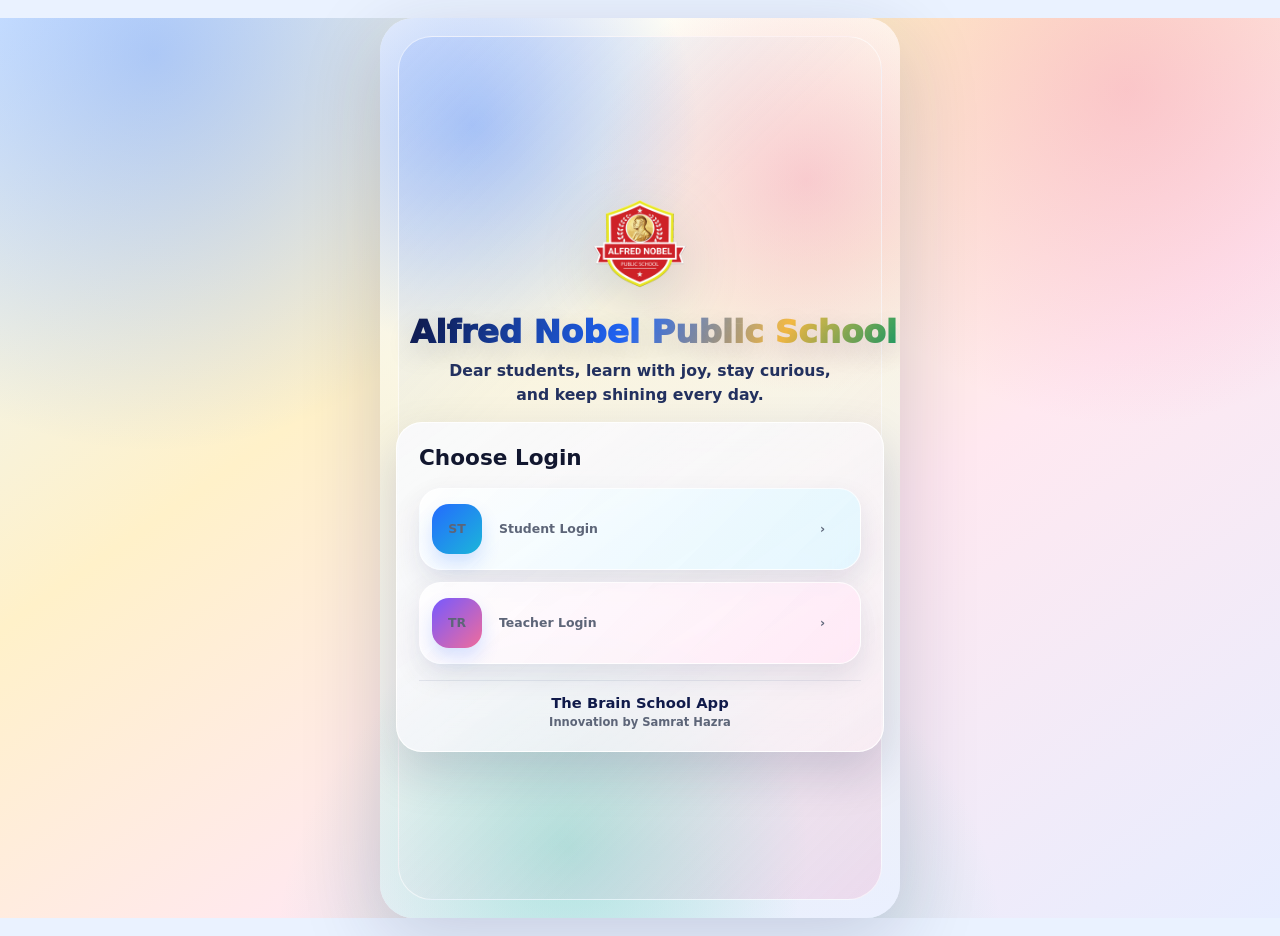
<file: anps-mobile-app.html>
<!doctype html>
<html lang="en">
<head>
  <meta charset="utf-8" />
  <meta name="viewport" content="width=device-width, initial-scale=1, viewport-fit=cover" />
  <meta name="theme-color" content="#101a4a" />
  <meta name="apple-mobile-web-app-capable" content="yes" />
  <meta name="apple-mobile-web-app-title" content="ANPS App" />
  <title>ANPS Mobile App</title>
  <script>
    if (location.hostname.endsWith("onrender.com")) {
      location.replace(`https://anps.thebrainerp.com${location.pathname}${location.search}${location.hash}`);
    }
  </script>
  <style>
    :root {
      --ink: #12172f;
      --muted: #5d6578;
      --deep: #101a4a;
      --blue: #246bfe;
      --cyan: #1bb6d9;
      --mint: #22c8a6;
      --rose: #f06c9b;
      --gold: #f8bd45;
      --green: #20a064;
      --danger: #e25050;
      --paper: rgba(255, 255, 255, .82);
      --line: rgba(95, 107, 136, .14);
      --shadow: 0 20px 48px rgba(16, 26, 74, .16);
      color-scheme: light;
    }

    * { box-sizing: border-box; }
    html { min-height: 100%; background: #eaf2ff; }
    body {
      margin: 0;
      min-height: 100dvh;
      color: var(--ink);
      font-family: Inter, ui-sans-serif, system-ui, -apple-system, BlinkMacSystemFont, "Segoe UI", sans-serif;
      letter-spacing: 0;
      background:
        radial-gradient(circle at 12% 4%, rgba(36,107,254,.32), transparent 28%),
        radial-gradient(circle at 88% 8%, rgba(240,108,155,.3), transparent 24%),
        radial-gradient(circle at 50% 105%, rgba(34,200,166,.3), transparent 32%),
        linear-gradient(145deg, #e8f5ff 0%, #fff1c9 34%, #ffe8f0 62%, #e7edff 100%);
    }

    button, input, textarea, select { font: inherit; }
    button { cursor: pointer; }
    .hidden { display: none !important; }

    .shell {
      width: min(100%, 520px);
      min-height: 100dvh;
      margin: 0 auto;
      position: relative;
      overflow-x: hidden;
      background: linear-gradient(180deg, rgba(255,255,255,.84), rgba(239,246,255,.76) 48%, rgba(234,238,255,.94));
      box-shadow: 0 20px 80px rgba(25,35,80,.18);
    }

    body.student-theme {
      background:
        radial-gradient(circle at 16% 6%, rgba(36,107,254,.34), transparent 28%),
        radial-gradient(circle at 84% 10%, rgba(27,182,217,.28), transparent 26%),
        radial-gradient(circle at 50% 104%, rgba(34,200,166,.3), transparent 32%),
        linear-gradient(145deg, #e6f7ff 0%, #effbff 38%, #e9fff7 70%, #eef3ff 100%);
    }

    body.teacher-theme {
      background:
        radial-gradient(circle at 16% 6%, rgba(118,89,255,.34), transparent 28%),
        radial-gradient(circle at 86% 12%, rgba(240,108,155,.32), transparent 26%),
        radial-gradient(circle at 50% 104%, rgba(248,189,69,.28), transparent 34%),
        linear-gradient(145deg, #f3edff 0%, #fff0f6 42%, #fff6df 72%, #eef1ff 100%);
    }

    body.student-theme .shell {
      background: linear-gradient(180deg, rgba(238,250,255,.92), rgba(231,252,255,.78) 48%, rgba(230,255,247,.94));
    }

    body.teacher-theme .shell {
      background: linear-gradient(180deg, rgba(249,245,255,.92), rgba(255,238,248,.78) 48%, rgba(255,248,226,.94));
    }

    .screen { min-height: 100dvh; padding: 22px 16px calc(24px + env(safe-area-inset-bottom)); }
    .center-screen { display: grid; align-content: center; gap: 16px; }
    #landingScreen {
      position: relative;
      overflow: hidden;
      background:
        radial-gradient(circle at 18% 12%, rgba(36,107,254,.34), transparent 25%),
        radial-gradient(circle at 82% 18%, rgba(240,108,155,.32), transparent 25%),
        radial-gradient(circle at 36% 92%, rgba(34,200,166,.3), transparent 27%),
        linear-gradient(160deg, rgba(255,255,255,.48), rgba(255,244,202,.48) 38%, rgba(235,241,255,.64));
    }

    #landingScreen:before {
      content: "";
      position: absolute;
      inset: 18px;
      border-radius: 34px;
      background:
        linear-gradient(135deg, rgba(36,107,254,.12), transparent 36%),
        linear-gradient(315deg, rgba(240,108,155,.16), transparent 42%);
      border: 1px solid rgba(255,255,255,.6);
      pointer-events: none;
    }

    #landingScreen > * { position: relative; z-index: 1; }

    .brand-lockup { display: grid; justify-items: center; gap: 10px; text-align: center; }
    .landing-school-name {
      margin: 2px 0 10px;
      width: 100%;
      max-width: 460px;
      font-size: clamp(1.24rem, 5.1vw, 2.04rem);
      line-height: 1.02;
      font-weight: 950;
      color: var(--deep);
      text-shadow: 0 10px 28px rgba(16, 26, 74, .16);
      white-space: nowrap;
    }

    .landing-school-name span {
      display: inline-block;
      background: linear-gradient(120deg, #101a4a 0%, #246bfe 44%, #f8bd45 76%, #20a064 100%);
      -webkit-background-clip: text;
      background-clip: text;
      color: transparent;
    }

    .student-blessing {
      max-width: 390px;
      margin: 0 auto;
      color: #23315f;
      font-size: .98rem;
      line-height: 1.48;
      font-weight: 850;
    }
    .crest {
      display: grid;
      place-items: center;
      width: 122px;
      height: 122px;
      border-radius: 0;
      background: transparent;
      border: 0;
      box-shadow: none;
      padding: 0;
    }

    .crest img {
      width: 100%;
      height: 100%;
      object-fit: contain;
      display: block;
      filter: drop-shadow(0 18px 30px rgba(16, 26, 74, .18));
    }

    h1, h2, h3, p { margin-top: 0; }
    h1 { margin-bottom: 8px; font-size: clamp(2rem, 8vw, 3.08rem); line-height: .96; }
    h2 { margin-bottom: 7px; font-size: 1.35rem; }
    p { color: var(--muted); line-height: 1.45; font-weight: 680; }

    .glass {
      border: 1px solid rgba(255,255,255,.76);
      border-radius: 26px;
      background: rgba(255,255,255,.74);
      backdrop-filter: blur(22px);
      box-shadow: var(--shadow);
    }

    .landing-card { padding: 22px; }
    #landingScreen .landing-card {
      background:
        linear-gradient(145deg, rgba(255,255,255,.82), rgba(255,255,255,.58)),
        linear-gradient(135deg, rgba(36,107,254,.12), rgba(240,108,155,.12));
      border-color: rgba(255,255,255,.86);
    }

    .maker-signature {
      margin-top: 16px;
      padding-top: 14px;
      border-top: 1px solid rgba(95,107,136,.12);
      text-align: center;
    }

    .maker-signature b {
      display: block;
      color: var(--deep);
      font-size: .92rem;
      line-height: 1.1;
    }

    .maker-signature span {
      display: block;
      margin-top: 4px;
      color: var(--muted);
      font-size: .72rem;
      font-weight: 850;
    }

    .policy-links {
      display: flex;
      justify-content: center;
      gap: 8px;
      flex-wrap: wrap;
      margin-top: 12px;
    }

    .policy-links a {
      display: inline-flex;
      align-items: center;
      min-height: 34px;
      padding: 8px 11px;
      border-radius: 999px;
      color: var(--deep);
      background: rgba(255,255,255,.76);
      border: 1px solid rgba(36,107,254,.16);
      text-decoration: none;
      font-size: .76rem;
      font-weight: 950;
    }
    .eyebrow {
      margin: 0 0 8px;
      color: var(--blue);
      font-size: .73rem;
      font-weight: 950;
      text-transform: uppercase;
    }

    .role-options { display: grid; gap: 12px; margin-top: 18px; }
    .role-card {
      display: grid;
      grid-template-columns: 54px 1fr 28px;
      gap: 13px;
      align-items: center;
      min-height: 82px;
      width: 100%;
      padding: 12px;
      border: 1px solid rgba(255,255,255,.76);
      border-radius: 22px;
      color: var(--ink);
      background: rgba(255,255,255,.7);
      box-shadow: 0 12px 28px rgba(16,26,74,.1);
      text-align: left;
      transition: transform .18s ease, box-shadow .18s ease;
    }

    .role-card:active { transform: scale(.98); }
    .role-card.student { background: linear-gradient(135deg, rgba(255,255,255,.82), rgba(223,246,255,.86)); }
    .role-card.teacher { background: linear-gradient(135deg, rgba(255,255,255,.82), rgba(255,232,246,.86)); }

    .role-card b, .quick-row b, .student-row b { display: block; }
    .role-card span, .quick-row span, .student-row span { color: var(--muted); font-size: .78rem; font-weight: 760; }
    .role-icon, .module-icon, .quick-icon {
      display: grid;
      place-items: center;
      width: 50px;
      height: 50px;
      border-radius: 17px;
      color: #fff;
      background: linear-gradient(135deg, var(--tile-a), var(--tile-b));
      box-shadow: 0 10px 18px rgba(36,107,254,.18);
      font-weight: 950;
    }

    .role-card.student { --tile-a: #246bfe; --tile-b: #1bb6d9; }
    .role-card.teacher { --tile-a: #7659ff; --tile-b: #f06c9b; }
    .arrow { color: var(--blue); font-size: 1.45rem; font-weight: 950; }

    .login-card { padding: 20px; }
    .form-grid { display: grid; gap: 12px; margin-top: 16px; }
    label { display: grid; gap: 7px; color: var(--muted); font-size: .75rem; font-weight: 950; text-transform: uppercase; }
    input, textarea, select {
      width: 100%;
      min-height: 46px;
      border: 1px solid rgba(95,107,136,.2);
      border-radius: 14px;
      padding: 11px 12px;
      color: var(--ink);
      background: rgba(255,255,255,.9);
      outline: 0;
    }

    textarea { min-height: 94px; resize: vertical; }
    input:focus, textarea:focus, select:focus { border-color: rgba(36,107,254,.72); box-shadow: 0 0 0 4px rgba(36,107,254,.12); }

    .password-field {
      position: relative;
      display: grid;
    }

    .password-field input {
      padding-right: 50px;
    }

    .password-toggle {
      position: absolute;
      top: 50%;
      right: 8px;
      display: grid;
      place-items: center;
      width: 34px;
      height: 34px;
      border: 0;
      border-radius: 11px;
      color: var(--deep);
      background: rgba(36,107,254,.1);
      transform: translateY(-50%);
    }

    .password-toggle svg {
      width: 19px;
      height: 19px;
      fill: currentColor;
    }

    .primary, .ghost, .icon-btn, .tab, .seg-btn {
      border: 0;
      border-radius: 14px;
      min-height: 44px;
      font-weight: 900;
    }

    .primary {
      display: inline-flex;
      justify-content: center;
      align-items: center;
      width: 100%;
      color: #fff;
      background: linear-gradient(135deg, #246bfe, #7659ff 54%, #f06c9b);
      box-shadow: 0 16px 28px rgba(36,107,254,.23);
      transition: transform .14s ease, filter .14s ease, box-shadow .14s ease;
      will-change: transform;
    }

    .primary:active,
    .primary.clicked {
      transform: scale(.96);
      filter: brightness(1.07);
      box-shadow: 0 9px 18px rgba(36,107,254,.26);
    }

    .primary.saving {
      pointer-events: none;
      opacity: .9;
      animation: buttonPulse .65s ease-in-out infinite alternate;
    }

    @keyframes buttonPulse {
      from { transform: scale(.98); }
      to { transform: scale(1.01); }
    }

    .ghost {
      color: var(--deep);
      background: rgba(255,255,255,.7);
      border: 1px solid var(--line);
    }

    .app-header {
      position: sticky;
      top: 0;
      z-index: 20;
      display: grid;
      grid-template-columns: 46px 1fr 46px;
      gap: 8px;
      align-items: center;
      min-height: 70px;
      padding: calc(8px + env(safe-area-inset-top)) 12px 8px;
      background: rgba(248,251,255,.86);
      backdrop-filter: blur(20px);
      border-bottom: 1px solid rgba(255,255,255,.76);
    }

    .icon-btn { width: 46px; color: var(--deep); background: rgba(255,255,255,.74); border: 1px solid var(--line); font-size: 1.1rem; }
    .brand { min-width: 0; display: flex; justify-content: center; align-items: center; gap: 8px; text-align: left; }
    .brand-logo { width: 42px; height: 42px; object-fit: contain; flex: 0 0 auto; }
    .brand-text { min-width: 0; }
    .brand b { display: block; font-size: .9rem; white-space: nowrap; overflow: hidden; text-overflow: ellipsis; }
    .brand span { display: block; color: var(--muted); font-size: .68rem; font-weight: 850; }

    main { padding-bottom: calc(92px + env(safe-area-inset-bottom)); }
    .view { display: none; animation: rise .22s ease; }
    .view.active { display: block; }
    @keyframes rise { from { transform: translateY(8px); opacity: .65; } to { transform: translateY(0); opacity: 1; } }

    .hero {
      margin: 12px;
      padding: 18px;
      border-radius: 28px;
      color: #fff;
      background: linear-gradient(135deg, rgba(16,26,74,.94), rgba(36,107,254,.84) 48%, rgba(240,108,155,.82));
      box-shadow: var(--shadow);
      position: relative;
      overflow: hidden;
    }

    .hero.student {
      background:
        radial-gradient(circle at 16% 18%, rgba(255,255,255,.24), transparent 25%),
        linear-gradient(135deg, #0f3d91 0%, #246bfe 48%, #1bb6d9 100%);
    }

    .hero.teacher {
      background:
        radial-gradient(circle at 16% 18%, rgba(255,255,255,.24), transparent 25%),
        linear-gradient(135deg, #23145e 0%, #7659ff 48%, #f06c9b 100%);
    }
    .profile-row { display: grid; grid-template-columns: 64px 1fr; gap: 13px; align-items: center; position: relative; z-index: 1; }
    .avatar {
      display: grid;
      place-items: center;
      width: 64px;
      height: 64px;
      border-radius: 22px;
      color: var(--deep);
      background: rgba(255,255,255,.88);
      border: 1px solid rgba(255,255,255,.76);
      font-weight: 950;
      overflow: hidden;
    }

    .avatar img { width: 100%; height: 100%; object-fit: cover; }

    .name-line {
      display: flex;
      align-items: center;
      justify-content: space-between;
      gap: 10px;
      min-width: 0;
    }

    .profile-row h2 { margin: 0 0 4px; font-size: 1.28rem; min-width: 0; overflow: hidden; text-overflow: ellipsis; white-space: nowrap; }
    .profile-row p { margin: 0; color: rgba(255,255,255,.82); font-weight: 800; }
    .hero-rating {
      display: none;
      flex: 0 0 auto;
      align-items: center;
      min-height: 30px;
      padding: 0 9px;
      border-radius: 999px;
      color: #fff;
      background: rgba(255,255,255,.18);
      border: 1px solid rgba(255,255,255,.28);
      box-shadow: 0 10px 20px rgba(16,26,74,.14);
      font-size: .76rem;
      font-weight: 950;
      white-space: nowrap;
    }

    .metrics { display: grid; grid-template-columns: repeat(3, 1fr); gap: 8px; margin-top: 16px; }
    .metric {
      padding: 11px 8px;
      border-radius: 18px;
      background: rgba(255,255,255,.16);
      border: 1px solid rgba(255,255,255,.2);
      text-align: center;
    }

    button.metric {
      width: 100%;
      color: inherit;
      font: inherit;
      cursor: pointer;
    }

    button.metric:active {
      transform: translateY(1px) scale(.98);
    }

    .metric b { display: block; font-size: 1.2rem; }
    .metric span { color: rgba(255,255,255,.78); font-size: .66rem; font-weight: 950; text-transform: uppercase; }

    .latest-notice-card {
      position: relative;
      margin: -2px 12px 12px;
      padding: 14px 14px 14px 18px;
      border: 1px solid rgba(255, 183, 77, .42);
      border-radius: 22px;
      background:
        radial-gradient(circle at 9% 16%, rgba(255, 255, 255, .9), transparent 28%),
        linear-gradient(135deg, #fff7ed 0%, #fff1f2 48%, #eef2ff 100%);
      box-shadow: 0 17px 34px rgba(127, 29, 29, .12);
      overflow: hidden;
    }

    .latest-notice-card::before {
      content: "";
      position: absolute;
      inset: 0 auto 0 0;
      width: 6px;
      background: linear-gradient(180deg, #f97316, #7c3aed);
    }

    .latest-notice-card::after {
      content: "!";
      position: absolute;
      right: 13px;
      top: 12px;
      display: grid;
      place-items: center;
      width: 30px;
      height: 30px;
      border-radius: 11px;
      background: linear-gradient(135deg, #f97316, #7c3aed);
      color: #fff;
      font-weight: 950;
    }

    .latest-notice-card[hidden] {
      display: none;
    }

    .latest-notice-card span,
    .latest-notice-card strong,
    .latest-notice-card p {
      display: block;
    }

    .latest-notice-card span {
      color: #7c2d12;
      font-size: .68rem;
      font-weight: 950;
      text-transform: uppercase;
    }

    .latest-notice-card strong {
      margin-top: 3px;
      padding-right: 36px;
      color: #111827;
      font-size: .95rem;
      line-height: 1.22;
      text-shadow: none;
    }

    .latest-notice-card p {
      margin: 5px 0 0;
      color: #374151;
      font-size: .8rem;
      font-weight: 850;
      line-height: 1.35;
    }

    .notice-card {
      border-color: rgba(255, 111, 145, .25);
      background:
        linear-gradient(135deg, rgba(255,255,255,.9), rgba(255,248,231,.82)),
        linear-gradient(135deg, rgba(255,179,71,.18), rgba(108,99,255,.12));
    }

    .notice-card .status {
      color: #fff;
      background: linear-gradient(135deg, #ff6f91, #6c63ff);
    }

    .notice-date-line {
      display: block;
      color: #8b1e3f;
      font-size: .72rem;
      font-weight: 950;
      text-transform: uppercase;
      letter-spacing: .02em;
    }

    .notice-subject-line {
      display: block;
      margin-top: 8px;
      color: #111827;
      font-size: 1rem;
      font-weight: 950;
      line-height: 1.25;
    }

    .homework-card {
      border-color: rgba(20, 184, 166, .28);
      background:
        radial-gradient(circle at top right, rgba(255, 206, 86, .28), transparent 32%),
        linear-gradient(135deg, rgba(236,253,245,.96), rgba(239,246,255,.9));
      box-shadow: 0 16px 34px rgba(15, 118, 110, .14);
    }

    .homework-card .card-head h3 {
      color: #0f766e;
    }

    .homework-card .status {
      color: #fff;
      background: linear-gradient(135deg, #14b8a6, #f59e0b);
    }

    .homework-attachment-link {
      display: inline-flex;
      align-items: center;
      width: max-content;
      min-height: 30px;
      margin-top: 8px;
      padding: 0 10px;
      border: 1px solid rgba(37, 99, 235, .24);
      border-radius: 8px;
      background: rgba(239, 246, 255, .92);
      color: #1d4ed8;
      font-size: .78rem;
      font-weight: 900;
      text-decoration: none;
    }

    .homework-doubt-thread {
      margin-top: 12px;
      padding: 12px;
      border: 1px solid rgba(15, 118, 110, .18);
      border-radius: 16px;
      background: rgba(255, 255, 255, .76);
    }

    .homework-doubt-thread strong {
      display: block;
      color: #0f766e;
      font-size: .78rem;
      font-weight: 950;
      text-transform: uppercase;
    }

    .homework-doubt-thread p {
      margin: 5px 0 0;
      color: #10233f;
      font-size: .86rem;
      line-height: 1.42;
    }

    .homework-doubt-thread small {
      display: block;
      margin-top: 5px;
      color: #64748b;
      font-weight: 850;
    }

    .homework-doubt-form {
      display: grid;
      gap: 8px;
      margin-top: 12px;
    }

    .homework-doubt-form textarea {
      min-height: 76px;
      border: 1px solid rgba(15, 118, 110, .24);
      border-radius: 14px;
      padding: 11px 12px;
      background: rgba(255,255,255,.92);
      color: #10233f;
      font-weight: 850;
      line-height: 1.42;
      resize: vertical;
    }

    .homework-doubt-form button,
    .homework-doubt-reply-form button {
      justify-self: start;
      min-height: 36px;
      border: 0;
      border-radius: 12px;
      padding: 0 14px;
      color: #fff;
      background: linear-gradient(135deg, #0f766e, #f59e0b);
      font-weight: 950;
      box-shadow: 0 12px 24px rgba(15, 118, 110, .18);
    }

    .homework-doubt-reply-form {
      display: grid;
      gap: 8px;
      margin-top: 12px;
    }

    .homework-doubt-reply-form textarea {
      min-height: 82px;
      border: 1px solid rgba(37, 99, 235, .24);
      border-radius: 14px;
      padding: 11px 12px;
      background: rgba(255,255,255,.94);
      color: #10233f;
      font-weight: 850;
      resize: vertical;
    }

    .bengali-translate-action {
      justify-self: start;
      margin-top: 10px;
      padding: 8px 12px;
      border: 0;
      border-radius: 12px;
      color: #fff;
      background: linear-gradient(135deg, #ef4444, #f59e0b);
      font-size: .74rem;
      font-weight: 950;
      box-shadow: 0 10px 22px rgba(239, 68, 68, .18);
    }

    .bengali-homework-text {
      display: none;
      margin-top: 10px;
      padding: 11px 12px;
      border: 1px solid rgba(239, 68, 68, .18);
      border-radius: 14px;
      color: #7f1d1d;
      background: linear-gradient(135deg, rgba(255, 247, 237, .96), rgba(254, 242, 242, .94));
      font-size: .86rem;
      font-weight: 850;
      line-height: 1.45;
    }

    .bengali-homework-text.show {
      display: block;
    }

    .bengali-notice-text {
      display: none;
      margin-top: 10px;
      padding: 11px 12px;
      border: 1px solid rgba(108, 99, 255, .18);
      border-radius: 14px;
      color: #312e81;
      background: linear-gradient(135deg, rgba(238, 242, 255, .96), rgba(255, 247, 237, .92));
      font-size: .86rem;
      font-weight: 850;
      line-height: 1.45;
    }

    .bengali-notice-text.show {
      display: block;
    }

    .bengali-complaint-text {
      display: none;
      margin-top: 10px;
      padding: 12px 13px;
      border: 1px solid rgba(14, 165, 233, .2);
      border-radius: 14px;
      color: #0f172a;
      background: linear-gradient(135deg, rgba(240, 249, 255, .96), rgba(255, 247, 237, .9));
      font-size: .86rem;
      font-weight: 850;
      line-height: 1.48;
    }

    .bengali-complaint-text.show {
      display: block;
    }

    .section-title {
      display: flex;
      justify-content: space-between;
      align-items: center;
      gap: 12px;
      padding: 4px 14px 8px;
    }

    .dashboard-maker-signature {
      margin: 12px 14px 88px;
      padding: 10px 12px;
      border: 1px solid rgba(36,107,254,.12);
      border-radius: 16px;
      text-align: center;
      background: linear-gradient(135deg, rgba(255,255,255,.62), rgba(239,246,255,.54));
      box-shadow: 0 10px 22px rgba(25,35,80,.08);
    }

    .dashboard-maker-signature b {
      display: block;
      color: var(--deep);
      font-size: .8rem;
      line-height: 1.1;
    }

    .dashboard-maker-signature span {
      display: block;
      margin-top: 3px;
      color: #7a5a12;
      font-size: .66rem;
      font-weight: 900;
      letter-spacing: .02em;
    }

    .section-title h2 { margin: 0; font-size: 1.06rem; }
    .section-title span { color: var(--muted); font-size: .75rem; font-weight: 850; }

    .module-grid { display: grid; grid-template-columns: repeat(4, 1fr); gap: 8px; padding: 0 12px 14px; }
    .module {
      min-height: 92px;
      padding: 9px 5px;
      border: 1px solid rgba(255,255,255,.82);
      border-radius: 18px;
      color: var(--ink);
      background: rgba(255,255,255,.72);
      box-shadow: 0 12px 26px rgba(25,35,80,.1);
      display: grid;
      place-items: center;
      gap: 7px;
      text-align: center;
    }

    .module-icon { width: 42px; height: 42px; border-radius: 15px; }
    .module-icon svg {
      width: 22px;
      height: 22px;
      stroke: currentColor;
      stroke-width: 2.4;
      fill: none;
      stroke-linecap: round;
      stroke-linejoin: round;
    }
    .module b { font-size: .64rem; line-height: 1.08; }
    .module:nth-child(1) { --tile-a: #246bfe; --tile-b: #1bb6d9; }
    .module:nth-child(2) { --tile-a: #7659ff; --tile-b: #f06c9b; }
    .module:nth-child(3) { --tile-a: #22c8a6; --tile-b: #20a064; }
    .module:nth-child(4) { --tile-a: #f8bd45; --tile-b: #e57543; }
    .module:nth-child(5) { --tile-a: #101a4a; --tile-b: #246bfe; }
    .module:nth-child(6) { --tile-a: #f06c9b; --tile-b: #e25050; }
    .module:nth-child(7) { --tile-a: #20a064; --tile-b: #8bd452; }
    .module:nth-child(8) { --tile-a: #1bb6d9; --tile-b: #7659ff; }
    .module[data-nav="rating"] .module-icon {
      background: linear-gradient(135deg, #f8bd45, #f06c9b 58%, #7659ff);
      color: #fff;
      font-size: 1.12rem;
      text-shadow: 0 2px 8px rgba(16,26,74,.22);
    }
    .module[data-nav="complaints"] .module-icon {
      background: linear-gradient(135deg, #e25050, #f8bd45 54%, #246bfe);
      color: #fff;
      font-size: 1.02rem;
      text-shadow: 0 2px 8px rgba(16,26,74,.22);
    }
    .module[data-nav="teacherComplaint"] .module-icon {
      background: linear-gradient(135deg, #101a4a, #e25050 54%, #f8bd45);
      color: #fff;
      font-size: .94rem;
      text-shadow: 0 2px 8px rgba(16,26,74,.22);
    }
    .module[data-nav="advisory"] .module-icon {
      background: linear-gradient(135deg, #40238f, #f06c9b 52%, #f8bd45);
      color: #fff;
      font-size: .94rem;
      text-shadow: 0 2px 8px rgba(16,26,74,.22);
    }
    .module[data-nav="homeworkDoubts"] .module-icon {
      background: linear-gradient(135deg, #7c2d12, #f97316 50%, #facc15);
      color: #fff;
      font-size: .94rem;
      text-shadow: 0 2px 8px rgba(16,26,74,.22);
    }
    .module[data-nav="notice"] .module-icon {
      background: linear-gradient(135deg, #0f766e, #22c8a6 52%, #f8bd45);
      color: #fff;
    }
    .module[data-nav="voiceFee"] .module-icon {
      background: linear-gradient(135deg, #101a4a, #7659ff 54%, #f06c9b);
      color: #fff;
    }
    .module[data-nav="calendar"] .module-icon {
      background: linear-gradient(135deg, #185ca8, #22c8a6 54%, #f8bd45);
      color: #fff;
      font-size: .94rem;
      text-shadow: 0 2px 8px rgba(16,26,74,.22);
    }
    .module[data-nav="holidayReport"] .module-icon {
      background: linear-gradient(135deg, #f8bd45, #20a064 54%, #185ca8);
      color: #fff;
      font-size: .94rem;
      text-shadow: 0 2px 8px rgba(16,26,74,.22);
    }
    .module[data-nav="reminder"] .module-icon {
      background: linear-gradient(135deg, #f8bd45, #e25050 52%, #7659ff);
      color: #fff;
      font-size: .94rem;
      text-shadow: 0 2px 8px rgba(16,26,74,.22);
    }
    .module[data-nav="result"] .module-icon {
      background: linear-gradient(135deg, #20a064, #1bb6d9 54%, #246bfe);
      color: #fff;
      font-size: .94rem;
      text-shadow: 0 2px 8px rgba(16,26,74,.22);
    }
    .module[data-nav="attendance"] .module-icon {
      background: linear-gradient(135deg, #14b8a6, #246bfe 58%, #101a4a);
      color: #fff;
    }
    .module[data-nav="busLocation"] .module-icon {
      background: linear-gradient(135deg, #0f766e, #1bb6d9 58%, #246bfe);
      color: #fff;
    }
    .module[data-nav="leave"] .module-icon {
      background: linear-gradient(135deg, #f8bd45, #f06c9b 58%, #7659ff);
      color: #fff;
    }

    .stack { display: grid; gap: 11px; padding: 0 12px 14px; }
    .card {
      border-radius: 20px;
      padding: 14px;
      background: rgba(255,255,255,.78);
      border: 1px solid rgba(255,255,255,.84);
      box-shadow: 0 13px 32px rgba(25,35,80,.1);
    }

    .card-head { display: flex; justify-content: space-between; gap: 12px; align-items: start; }
    .card h3 { margin-bottom: 4px; font-size: 1rem; }
    .card p { margin-bottom: 0; color: var(--muted); font-weight: 650; }

    .voice-fee-card {
      position: relative;
      overflow: hidden;
      border-color: rgba(36, 107, 254, .2);
      background:
        radial-gradient(circle at 96% 0%, rgba(27, 182, 217, .24), transparent 34%),
        radial-gradient(circle at 0% 100%, rgba(248, 189, 69, .22), transparent 34%),
        linear-gradient(145deg, rgba(255,255,255,.96), rgba(239,246,255,.9));
    }

    .voice-fee-card::before {
      content: "";
      position: absolute;
      inset: 0 0 auto;
      height: 4px;
      background: linear-gradient(90deg, #246bfe, #1bb6d9, #22c8a6, #f8bd45);
    }

    .voice-fee-panel {
      display: grid;
      gap: 12px;
      margin-top: 12px;
    }

    .voice-fee-textarea {
      width: 100%;
      min-height: 110px;
      border: 1px solid rgba(36, 107, 254, .2);
      border-radius: 16px;
      padding: 12px 13px;
      background: rgba(255,255,255,.92);
      color: #10233f;
      font-weight: 850;
      line-height: 1.44;
      resize: vertical;
      outline: none;
    }

    .voice-fee-select {
      width: 100%;
      min-height: 44px;
      border: 1px solid rgba(36, 107, 254, .2);
      border-radius: 14px;
      padding: 0 12px;
      background: rgba(255,255,255,.95);
      color: #10233f;
      font-weight: 900;
      outline: none;
    }

    .voice-fee-actions {
      display: grid;
      grid-template-columns: 1fr 1fr;
      gap: 8px;
    }

    .voice-fee-actions button,
    .voice-fee-copy {
      min-height: 42px;
      border: 0;
      border-radius: 14px;
      padding: 0 12px;
      font-weight: 950;
      box-shadow: 0 12px 26px rgba(16, 26, 74, .12);
    }

    .voice-fee-mic {
      color: #fff;
      background: linear-gradient(135deg, #246bfe, #1bb6d9);
    }

    .voice-fee-parse {
      color: #fff;
      background: linear-gradient(135deg, #101a4a, #22c8a6);
    }

    .voice-fee-save {
      color: #fff;
      background: linear-gradient(135deg, #0f766e, #16a34a);
    }

    .voice-fee-save:disabled {
      opacity: .62;
      cursor: not-allowed;
      box-shadow: none;
    }

    .voice-fee-input {
      min-height: 42px;
      width: 100%;
      border: 1px solid rgba(95,107,136,.18);
      border-radius: 14px;
      padding: 0 12px;
      background: rgba(255,255,255,.95);
      color: #10233f;
      font-weight: 850;
      outline: none;
      text-align: right;
    }

    .voice-fee-input.text {
      text-align: left;
    }

    .voice-fee-clear {
      color: #334155;
      background: rgba(255,255,255,.9);
      border: 1px solid rgba(95,107,136,.16) !important;
    }

    .voice-fee-result {
      display: grid;
      gap: 9px;
    }

    .voice-fee-summary {
      padding: 12px;
      border: 1px solid rgba(34, 200, 166, .22);
      border-radius: 16px;
      background: rgba(236, 253, 245, .86);
    }

    .voice-fee-summary.warning {
      border-color: rgba(248, 189, 69, .3);
      background: rgba(255, 251, 235, .9);
    }

    .voice-fee-summary.bad {
      border-color: rgba(226, 80, 80, .24);
      background: rgba(254, 242, 242, .9);
    }

    .voice-fee-summary b,
    .voice-fee-line b {
      color: #10233f;
    }

    .voice-fee-line {
      display: flex;
      justify-content: space-between;
      gap: 10px;
      padding: 9px 10px;
      border: 1px solid rgba(36, 107, 254, .12);
      border-radius: 13px;
      background: rgba(255,255,255,.82);
      color: #526079;
      font-size: .84rem;
      font-weight: 850;
    }

    .voice-fee-status-grid {
      display: grid;
      gap: 10px;
      margin-top: 12px;
    }

    .voice-fee-fee-card {
      border: 1px solid rgba(36, 107, 254, .14);
      border-radius: 16px;
      background: rgba(255,255,255,.8);
      overflow: hidden;
    }

    .voice-fee-fee-head {
      display: flex;
      align-items: center;
      justify-content: space-between;
      gap: 10px;
      padding: 11px 12px;
      background: rgba(36, 107, 254, .08);
      color: #10233f;
      font-weight: 950;
    }

    .voice-fee-month-row {
      display: grid;
      grid-template-columns: 48px 1fr auto;
      gap: 8px;
      align-items: center;
      padding: 9px 12px;
      border-top: 1px solid rgba(15, 23, 42, .08);
      font-size: .78rem;
      color: #23324d;
    }

    .voice-fee-month-row b {
      font-weight: 950;
      color: #10233f;
    }

    .voice-fee-month-row small {
      color: rgba(16,35,63,.62);
      font-weight: 800;
    }

    .voice-fee-collection-panel {
      border: 1px solid rgba(36, 107, 254, .14);
      border-radius: 16px;
      background: rgba(255,255,255,.84);
      overflow: hidden;
      margin-top: 12px;
    }

    .voice-fee-collection-head,
    .voice-fee-collection-row {
      display: grid;
      grid-template-columns: minmax(110px, 1.4fr) .8fr .7fr .8fr;
      gap: 8px;
      align-items: center;
      padding: 10px 12px;
      font-size: .76rem;
    }

    .voice-fee-collection-head {
      background: rgba(36, 107, 254, .08);
      color: #10233f;
      font-weight: 950;
      text-transform: uppercase;
      letter-spacing: .02em;
    }

    .voice-fee-collection-row {
      border-top: 1px solid rgba(15, 23, 42, .08);
      color: #23324d;
      font-weight: 850;
    }

    .voice-fee-collection-row strong {
      color: #10233f;
      font-weight: 950;
    }

    .voice-fee-copy {
      width: 100%;
      color: #fff;
      background: linear-gradient(135deg, #f06c9b, #7659ff);
    }

    .voice-fee-note {
      display: block;
      color: #64748b;
      font-size: .76rem;
      font-weight: 850;
      line-height: 1.38;
    }

    .bus-location-card {
      position: relative;
      overflow: hidden;
      padding: 0;
      min-height: calc(100dvh - 178px);
      border-color: rgba(36, 107, 254, .18);
      background:
        radial-gradient(circle at 92% 8%, rgba(34, 200, 166, .32), transparent 30%),
        radial-gradient(circle at 10% 0%, rgba(36, 107, 254, .24), transparent 30%),
        linear-gradient(145deg, rgba(255,255,255,.98), rgba(235, 247, 255, .94));
      box-shadow: 0 22px 48px rgba(16, 26, 74, .14);
    }

    .bus-location-card::before {
      content: "";
      position: absolute;
      inset: 0;
      height: 5px;
      background: linear-gradient(90deg, #20a064, #1bb6d9, #246bfe, #f8bd45);
    }

    .bus-location-card.bus-map-full .bus-location-meta {
      display: none;
    }

    .bus-location-card.bus-map-full .bus-location-map-shell {
      min-height: calc(100dvh - 292px);
    }

    .bus-location-hero {
      display: grid;
      grid-template-rows: auto auto auto 1fr;
      gap: 13px;
      min-height: calc(100dvh - 178px);
      padding: 18px 16px 14px;
    }

    .bus-location-top {
      display: flex;
      align-items: start;
      justify-content: space-between;
      gap: 12px;
    }

    .bus-location-title {
      display: flex;
      align-items: center;
      gap: 11px;
      min-width: 0;
    }

    .bus-location-badge {
      flex: 0 0 auto;
      display: grid;
      place-items: center;
      width: 44px;
      height: 44px;
      border-radius: 16px;
      color: #fff;
      background: linear-gradient(135deg, #0f766e, #1bb6d9 52%, #246bfe);
      font-size: .78rem;
      font-weight: 950;
      box-shadow: 0 13px 26px rgba(36, 107, 254, .2);
    }

    .bus-location-card h3 {
      margin: 0 0 3px;
      color: #10233f;
      font-size: 1.08rem;
      line-height: 1.12;
    }

    .bus-location-card p {
      color: #526079;
      font-size: .82rem;
      line-height: 1.38;
      font-weight: 760;
    }

    .bus-location-live {
      display: inline-flex;
      align-items: center;
      gap: 6px;
      padding: 7px 10px;
      border-radius: 999px;
      color: #075985;
      background: rgba(224, 242, 254, .86);
      border: 1px solid rgba(14, 165, 233, .2);
      font-size: .68rem;
      font-weight: 950;
      white-space: nowrap;
    }

    .bus-location-live::before {
      content: "";
      width: 7px;
      height: 7px;
      border-radius: 999px;
      background: #20a064;
      box-shadow: 0 0 0 5px rgba(32, 160, 100, .12);
    }

    .bus-location-meta {
      display: grid;
      grid-template-columns: repeat(2, minmax(0, 1fr));
      gap: 8px;
    }

    .bus-location-chip {
      min-width: 0;
      padding: 10px 11px;
      border: 1px solid rgba(36, 107, 254, .13);
      border-radius: 14px;
      background: rgba(255,255,255,.78);
      box-shadow: inset 0 0 0 1px rgba(255,255,255,.56);
    }

    .bus-location-chip span {
      display: block;
      color: #7b8499;
      font-size: .62rem;
      font-weight: 950;
      text-transform: uppercase;
    }

    .bus-location-chip b {
      display: block;
      margin-top: 2px;
      color: #10233f;
      font-size: .82rem;
      line-height: 1.15;
      font-weight: 950;
      overflow: hidden;
      text-overflow: ellipsis;
      white-space: nowrap;
    }

    .bus-location-actions {
      display: flex;
      flex-wrap: wrap;
      gap: 8px;
    }

    .bus-location-open,
    .bus-location-refresh {
      flex: 1 1 145px;
      display: inline-flex;
      align-items: center;
      justify-content: center;
      min-height: 42px;
      padding: 0 14px;
      border: 0;
      border-radius: 14px;
      color: #fff;
      background: linear-gradient(135deg, #101a4a, #246bfe 54%, #1bb6d9);
      font-size: .76rem;
      font-weight: 950;
      text-decoration: none;
      box-shadow: 0 13px 26px rgba(36, 107, 254, .2);
    }

    .bus-location-refresh {
      color: #0f3d91;
      background: rgba(255,255,255,.86);
      border: 1px solid rgba(36, 107, 254, .2);
      box-shadow: none;
    }

    .bus-location-preview-label {
      display: none;
    }

    .bus-location-map-shell {
      margin-top: 3px;
      min-height: clamp(360px, 58dvh, 560px);
      height: 100%;
      border: 1px solid rgba(36, 107, 254, .16);
      border-radius: 18px;
      background:
        linear-gradient(24deg, transparent 45%, rgba(255,255,255,.82) 45% 48%, transparent 48%),
        linear-gradient(114deg, transparent 38%, rgba(255,255,255,.72) 38% 41%, transparent 41%),
        linear-gradient(156deg, transparent 52%, rgba(255,255,255,.76) 52% 55%, transparent 55%),
        radial-gradient(circle at 20% 18%, rgba(52, 168, 83, .28), transparent 22%),
        radial-gradient(circle at 74% 76%, rgba(251, 188, 5, .3), transparent 24%),
        radial-gradient(circle at 92% 18%, rgba(66, 133, 244, .16), transparent 24%),
        linear-gradient(135deg, #dff4e7 0%, #e8f3ff 38%, #fff3ce 72%, #eaf7ef 100%);
      position: relative;
      overflow: hidden;
      box-shadow: inset 0 0 0 1px rgba(255,255,255,.55);
    }

    .bus-location-map-shell::before {
      content: "";
      position: absolute;
      left: 20px;
      right: 26px;
      top: 52%;
      height: 7px;
      border-radius: 999px;
      background:
        linear-gradient(90deg, #34a853 0 24%, #4285f4 24% 62%, #fbbc05 62% 78%, #ea4335 78% 100%);
      transform: rotate(-11deg);
      box-shadow: 0 12px 24px rgba(36, 107, 254, .14);
    }

    .bus-location-map-shell::after {
      content: "BUS";
      position: absolute;
      right: 32px;
      top: 62px;
      display: grid;
      place-items: center;
      width: 48px;
      height: 32px;
      border-radius: 12px;
      color: #fff;
      background: linear-gradient(135deg, #101a4a, #4285f4);
      font-size: .68rem;
      font-weight: 950;
      box-shadow: 0 12px 24px rgba(16, 26, 74, .22);
    }

    .bus-location-map-copy {
      position: relative;
      z-index: 2;
      max-width: 78%;
      padding: 16px 15px;
    }

    .bus-location-map-copy b {
      display: block;
      color: #10233f;
      font-size: .9rem;
      line-height: 1.18;
    }

    .bus-location-map-copy span {
      display: block;
      margin-top: 5px;
      color: #526079;
      font-size: .72rem;
      line-height: 1.35;
      font-weight: 850;
    }

    .bus-location-map-pin {
      position: absolute;
      z-index: 2;
      display: grid;
      place-items: center;
      width: 34px;
      height: 34px;
      border-radius: 999px 999px 999px 8px;
      color: #fff;
      background: #ea4335;
      border: 3px solid #fff;
      box-shadow: 0 12px 22px rgba(16, 26, 74, .2);
      transform: rotate(-45deg);
      font-size: .68rem;
      font-weight: 950;
    }

    .bus-location-map-pin span {
      transform: rotate(45deg);
    }

    .bus-location-map-pin.pickup {
      left: 28px;
      bottom: 28px;
      background: #34a853;
    }

    .bus-location-map-pin.school {
      right: 74px;
      top: 28px;
      background: #4285f4;
    }

    .bus-location-google-tag {
      position: absolute;
      right: 10px;
      bottom: 10px;
      z-index: 2;
      display: inline-flex;
      align-items: center;
      gap: 2px;
      padding: 6px 8px;
      border-radius: 999px;
      background: rgba(255,255,255,.9);
      color: #334155;
      font-size: .62rem;
      font-weight: 950;
      box-shadow: 0 8px 18px rgba(16,26,74,.12);
    }

    .bus-location-google-tag b:nth-child(1) { color: #4285f4; }
    .bus-location-google-tag b:nth-child(2) { color: #ea4335; }
    .bus-location-google-tag b:nth-child(3) { color: #fbbc05; }
    .bus-location-google-tag b:nth-child(4) { color: #4285f4; }
    .bus-location-google-tag b:nth-child(5) { color: #34a853; }
    .bus-location-google-tag b:nth-child(6) { color: #ea4335; }

    @media (max-width: 390px) {
      .bus-location-meta { grid-template-columns: 1fr; }
      .bus-location-top { align-items: stretch; }
      .bus-location-live { align-self: start; }
      .bus-location-card,
      .bus-location-hero { min-height: calc(100dvh - 150px); }
      .bus-location-map-shell { min-height: clamp(340px, 54dvh, 520px); }
    }

    .academic-calendar-hero {
      margin: 0 12px 12px;
      padding: 16px;
      border: 1px solid rgba(255,255,255,.82);
      border-radius: 22px;
      background:
        radial-gradient(circle at 90% 10%, rgba(248,189,69,.28), transparent 30%),
        linear-gradient(135deg, #101a4a, #185ca8 58%, #0f766e);
      color: #fff;
      box-shadow: 0 18px 38px rgba(16,26,74,.18);
    }

    .academic-calendar-hero span {
      display: inline-flex;
      padding: 5px 10px;
      border-radius: 999px;
      background: rgba(255,255,255,.14);
      font-size: .7rem;
      font-weight: 950;
      text-transform: uppercase;
      letter-spacing: .04em;
    }

    .academic-calendar-hero strong {
      display: block;
      margin-top: 10px;
      font-size: 1.15rem;
      line-height: 1.16;
    }

    .academic-calendar-hero p {
      margin: 7px 0 0;
      color: #dbeafe;
      font-weight: 820;
    }

    .academic-calendar-card {
      display: grid;
      grid-template-columns: 68px 1fr;
      gap: 12px;
      align-items: center;
      background:
        radial-gradient(circle at 100% 0%, rgba(34,200,166,.14), transparent 28%),
        rgba(255,255,255,.82);
    }

    .calendar-date-badge {
      display: grid;
      place-items: center;
      min-height: 68px;
      border-radius: 20px;
      background: linear-gradient(135deg, #246bfe, #22c8a6);
      color: #fff;
      text-align: center;
      box-shadow: 0 12px 24px rgba(36,107,254,.16);
    }

    .calendar-date-badge b {
      font-size: 1.18rem;
      line-height: 1;
    }

    .calendar-date-badge span {
      max-width: 56px;
      font-size: .62rem;
      font-weight: 900;
      line-height: 1.15;
    }

    .academic-calendar-card small {
      display: block;
      margin-top: 6px;
      color: #4b6078;
      font-weight: 820;
      line-height: 1.35;
    }

    .holiday-report-hero {
      background:
        radial-gradient(circle at 92% 10%, rgba(34,200,166,.28), transparent 30%),
        linear-gradient(135deg, #10233f, #0f766e 58%, #f59e0b);
    }

    .holiday-report-card {
      display: grid;
      grid-template-columns: 86px 1fr;
      gap: 12px;
      align-items: center;
      border-left: 5px solid #20a064;
      background: rgba(255,255,255,.86);
    }

    .holiday-report-card > div {
      display: grid;
      gap: 4px;
      justify-items: center;
      padding: 10px 8px;
      border-radius: 16px;
      background: #eefbf7;
      color: #0f766e;
      text-align: center;
    }

    .holiday-report-card > div strong {
      font-size: .84rem;
      line-height: 1.15;
    }

    .holiday-report-card > div span {
      color: #547067;
      font-size: .68rem;
      font-weight: 900;
    }

    .holiday-report-card section h3 {
      margin: 0 0 5px;
    }

    .holiday-report-card section p {
      margin: 0;
      color: var(--muted);
      font-size: .84rem;
      font-weight: 720;
    }

    .badge, .status {
      display: inline-flex;
      align-items: center;
      justify-content: center;
      min-height: 28px;
      padding: 0 9px;
      border-radius: 999px;
      font-size: .68rem;
      font-weight: 950;
      white-space: nowrap;
    }

    .badge { color: var(--deep); background: rgba(36,107,254,.1); }
    .status.ok { color: #087044; background: rgba(32,160,100,.13); }
    .status.warn { color: #9a5d00; background: rgba(248,189,69,.2); }
    .status.bad { color: #a92727; background: rgba(226,80,80,.14); }

    .complaint-status-bar {
      display: grid;
      gap: 5px;
      margin-top: 10px;
      padding: 9px 10px;
      border-radius: 14px;
      font-size: .78rem;
      font-weight: 850;
    }

    .complaint-status-bar.ok { color: #087044; background: rgba(32,160,100,.12); }
    .complaint-status-bar.warn { color: #9a5d00; background: rgba(248,189,69,.18); }
    .complaint-status-bar.bad { color: #a92727; background: rgba(226,80,80,.12); }
    .complaint-status-bar b { font-size: .82rem; }
    .complaint-satisfied-btn {
      width: fit-content;
      border: 0;
      border-radius: 999px;
      background: #0f766e;
      color: #fff;
      padding: 8px 12px;
      font-size: .78rem;
      font-weight: 900;
      box-shadow: 0 8px 18px rgba(15,118,110,.2);
    }
    .complaint-satisfied-btn:active {
      transform: scale(.97);
    }
    .complaint-satisfied-note {
      width: fit-content;
      border-radius: 999px;
      background: rgba(15,118,110,.12);
      color: #0f766e;
      padding: 6px 10px;
      font-size: .76rem;
      font-weight: 900;
    }

    .quick-row { display: grid; grid-template-columns: 46px 1fr auto; gap: 11px; align-items: center; }
    .quick-icon { width: 46px; height: 46px; border-radius: 16px; background: linear-gradient(135deg, #246bfe, #22c8a6); overflow: hidden; }
    .quick-icon img { width: 100%; height: 100%; object-fit: cover; }
    .student-row {
      display: grid;
      grid-template-columns: 1fr auto;
      gap: 10px;
      align-items: center;
      min-height: 58px;
      padding: 10px 0;
      border-top: 1px solid rgba(95,107,136,.12);
    }

    .student-row:first-child { border-top: 0; padding-top: 0; }
    .toggle { display: flex; gap: 6px; }
    .toggle button {
      width: 38px;
      min-height: 34px;
      border: 0;
      border-radius: 12px;
      color: var(--muted);
      background: rgba(89,97,117,.1);
      font-size: .75rem;
      font-weight: 950;
    }

    .toggle button.active[data-mark="present"] { color: #fff; background: var(--green); }
    .toggle button.active[data-mark="absent"] { color: #fff; background: var(--danger); }
    .toggle button.active[data-mark="late"] { color: #422900; background: var(--gold); }

    .segmented {
      display: grid;
      grid-template-columns: repeat(3, 1fr);
      gap: 7px;
      margin-bottom: 12px;
      padding: 5px;
      border-radius: 18px;
      background: rgba(255,255,255,.6);
      border: 1px solid rgba(95,107,136,.12);
    }

    .seg-btn { min-height: 38px; color: var(--muted); background: transparent; }
    .seg-btn.active { color: #fff; background: linear-gradient(135deg, var(--deep), var(--blue)); }

    .bottom-nav {
      position: fixed;
      left: 50%;
      bottom: 0;
      z-index: 30;
      width: min(100%, 520px);
      display: grid;
      grid-template-columns: repeat(5, 1fr);
      gap: 6px;
      padding: 8px 10px calc(8px + env(safe-area-inset-bottom));
      background: rgba(248,251,255,.88);
      backdrop-filter: blur(22px);
      border-top: 1px solid rgba(255,255,255,.78);
      transform: translateX(-50%);
    }

    .tab { display: grid; place-items: center; gap: 3px; min-height: 58px; color: var(--muted); background: transparent; font-size: .67rem; }
    .tab i { font-style: normal; font-size: 1.1rem; }
    .tab i svg { width: 19px; height: 19px; stroke: currentColor; fill: none; stroke-width: 2.3; stroke-linecap: round; stroke-linejoin: round; }
    .tab.active { color: #fff; background: linear-gradient(135deg, var(--deep), var(--blue)); }
    body.student-theme .tab.active { background: linear-gradient(135deg, #0f3d91, #1bb6d9); }
    body.teacher-theme .tab.active { background: linear-gradient(135deg, #40238f, #f06c9b); }

    .drawer-backdrop {
      position: fixed;
      inset: 0;
      z-index: 35;
      background: rgba(15,23,42,.42);
      opacity: 0;
      pointer-events: none;
      transition: .2s ease;
    }

    .drawer {
      position: fixed;
      z-index: 96;
      top: 0;
      bottom: 0;
      left: max(0px, calc(50% - 260px));
      width: min(86vw, 330px);
      padding: calc(12px + env(safe-area-inset-top)) 12px calc(18px + env(safe-area-inset-bottom));
      background:
        radial-gradient(circle at 18% 4%, rgba(36,107,254,.2), transparent 28%),
        radial-gradient(circle at 86% 12%, rgba(240,108,155,.18), transparent 26%),
        linear-gradient(180deg, rgba(248,251,255,.98), rgba(242,247,255,.94));
      backdrop-filter: blur(24px);
      box-shadow: 24px 0 52px rgba(15,23,42,.22);
      transform: translateX(-105%);
      transition: .23s ease;
      display: flex;
      flex-direction: column;
      overflow: hidden;
      overscroll-behavior: contain;
    }
    #drawerLinks {
      min-height: 0;
      flex: 1;
      overflow: auto;
    }
    .drawer-logout { flex: none; }

    .drawer-backdrop { z-index: 95; }
    .drawer-open .drawer-backdrop { opacity: 1; pointer-events: auto; }
    .drawer-open .drawer { transform: translateX(0); }
    body.student-theme .drawer {
      background:
        radial-gradient(circle at 16% 5%, rgba(36,107,254,.26), transparent 30%),
        radial-gradient(circle at 88% 12%, rgba(27,182,217,.22), transparent 28%),
        linear-gradient(180deg, rgba(239,251,255,.98), rgba(231,255,247,.95));
    }
    body.teacher-theme .drawer {
      background:
        radial-gradient(circle at 16% 5%, rgba(118,89,255,.26), transparent 30%),
        radial-gradient(circle at 88% 12%, rgba(240,108,155,.24), transparent 28%),
        linear-gradient(180deg, rgba(250,246,255,.98), rgba(255,242,247,.95));
    }
    .drawer-title {
      padding: 9px;
      border: 1px solid rgba(255,255,255,.74);
      border-radius: 16px;
      background:
        linear-gradient(135deg, rgba(255,255,255,.82), rgba(255,255,255,.58)),
        linear-gradient(135deg, rgba(36,107,254,.16), rgba(240,108,155,.14));
      box-shadow: 0 10px 24px rgba(16,26,74,.1);
    }
    body.student-theme .drawer-title {
      background: linear-gradient(135deg, rgba(255,255,255,.84), rgba(222,249,255,.88));
    }
    body.teacher-theme .drawer-title {
      background: linear-gradient(135deg, rgba(255,255,255,.84), rgba(255,232,246,.88));
    }
    .drawer-title b {
      display: block;
      color: var(--deep);
      font-size: .92rem;
      line-height: 1.12;
      overflow: hidden;
      text-overflow: ellipsis;
      white-space: nowrap;
      text-shadow: 0 1px 0 rgba(255,255,255,.72), 0 8px 18px rgba(36,107,254,.16);
    }
    body.teacher-theme .drawer-title b {
      color: #40238f;
      text-shadow: 0 1px 0 rgba(255,255,255,.72), 0 8px 18px rgba(240,108,155,.18);
    }
    body.student-theme .drawer-title b {
      color: #0f3d91;
      text-shadow: 0 1px 0 rgba(255,255,255,.72), 0 8px 18px rgba(27,182,217,.18);
    }
    .drawer-title span { color: var(--muted); font-size: .72rem; font-weight: 760; }
    .drawer-profile-row {
      display: grid;
      grid-template-columns: 38px 1fr;
      gap: 8px;
      align-items: center;
      min-width: 0;
    }
    .drawer-photo {
      display: grid;
      place-items: center;
      width: 38px;
      height: 38px;
      border-radius: 13px;
      color: #fff;
      background: linear-gradient(135deg, var(--deep), var(--blue));
      font-weight: 950;
      overflow: hidden;
    }
    .drawer-photo img { width: 100%; height: 100%; object-fit: cover; }
    .profile-link {
      margin-top: 7px;
      width: auto;
      min-height: 30px;
      padding: 0 10px;
      border: 0;
      border-radius: 12px;
      color: #fff;
      background: linear-gradient(135deg, var(--deep), var(--blue));
      font-size: .74rem;
      font-weight: 900;
    }
    body.student-theme .profile-link { background: linear-gradient(135deg, #0f3d91, #1bb6d9); }
    body.teacher-theme .profile-link { background: linear-gradient(135deg, #40238f, #f06c9b); }
    .drawer-list { display: grid; gap: 5px; margin-top: 8px; }
    .drawer-link {
      width: 100%;
      min-height: 38px;
      padding: 0 10px;
      border: 0;
      border-radius: 12px;
      color: var(--ink);
      background: rgba(255,255,255,.7);
      border: 1px solid rgba(255,255,255,.74);
      box-shadow: 0 7px 16px rgba(16,26,74,.06);
      font-weight: 900;
      font-size: .86rem;
      text-align: left;
    }

    .drawer-link:nth-child(3n + 1) { background: linear-gradient(135deg, rgba(255,255,255,.78), rgba(225,246,255,.76)); }
    .drawer-link:nth-child(3n + 2) { background: linear-gradient(135deg, rgba(255,255,255,.78), rgba(255,236,247,.76)); }
    .drawer-link:nth-child(3n) { background: linear-gradient(135deg, rgba(255,255,255,.78), rgba(232,255,245,.76)); }

    .drawer-link.active { color: #fff; background: linear-gradient(135deg, var(--deep), var(--blue)); }
    body.student-theme .drawer-link.active { background: linear-gradient(135deg, #0f3d91, #1bb6d9); }
    body.teacher-theme .drawer-link.active { background: linear-gradient(135deg, #40238f, #f06c9b); }
    .drawer-link.danger { color: #a92727; background: rgba(226,80,80,.1); }

    .toast {
      position: fixed;
      left: 50%;
      bottom: calc(88px + env(safe-area-inset-bottom));
      z-index: 60;
      width: min(92vw, 440px);
      padding: 12px 14px;
      border-radius: 16px;
      color: #fff;
      background: rgba(16,26,74,.96);
      box-shadow: 0 18px 38px rgba(16,26,74,.28);
      transform: translate(-50%, 16px);
      opacity: 0;
      pointer-events: none;
      transition: .2s ease;
      font-weight: 850;
    }

    .toast.show { opacity: 1; transform: translate(-50%, 0); }

    .reminder-modal {
      position: fixed;
      inset: 0;
      z-index: 90;
      display: grid;
      place-items: center;
      padding: 22px;
      background: rgba(16, 26, 74, .48);
      backdrop-filter: blur(6px);
    }

    .reminder-dialog {
      width: min(360px, 100%);
      border: 1px solid rgba(255,255,255,.72);
      border-radius: 22px;
      background: linear-gradient(145deg, #ffffff 0%, #fff8e8 48%, #eef7ff 100%);
      box-shadow: 0 28px 70px rgba(16, 26, 74, .26);
      padding: 20px;
    }

    .reminder-dialog h2 { margin: 0 0 8px; color: #101a4a; font-size: 1.25rem; }
    .reminder-dialog p { margin: 0 0 14px; color: #44546a; line-height: 1.45; }
    .reminder-time { display: inline-flex; margin-bottom: 14px; padding: 7px 10px; border-radius: 999px; background: #fff; color: #7659ff; font-weight: 950; font-size: .78rem; }
    .reminder-actions { display: grid; grid-template-columns: 1fr 1fr; gap: 10px; }
    .reminder-list-card { border-left: 5px solid #f8bd45; }
    .reminder-list-card.done { opacity: .72; border-left-color: #20a064; }
    .reminder-inline-actions { display: flex; gap: 8px; margin: -6px 0 12px; padding: 0 2px; }
    .reminder-inline-actions button { min-height: 34px; padding: 8px 10px; }

    .birthday-modal {
      position: fixed;
      inset: 0;
      z-index: 80;
      display: grid;
      place-items: center;
      padding: 20px;
      background: rgba(16, 26, 74, .38);
      backdrop-filter: blur(10px);
    }

    .birthday-card {
      width: min(100%, 390px);
      padding: 22px 18px 18px;
      border: 1px solid rgba(255,255,255,.78);
      border-radius: 26px;
      text-align: center;
      background:
        radial-gradient(circle at 18% 0%, rgba(248,189,69,.38), transparent 30%),
        radial-gradient(circle at 86% 12%, rgba(240,108,155,.34), transparent 32%),
        linear-gradient(145deg, rgba(255,255,255,.98), rgba(239,246,255,.94));
      box-shadow: 0 28px 70px rgba(16,26,74,.28);
    }

    .birthday-ribbon {
      display: inline-grid;
      place-items: center;
      width: 58px;
      height: 58px;
      margin-bottom: 10px;
      border-radius: 20px;
      color: #fff;
      background: linear-gradient(135deg, #f06c9b, #f8bd45 54%, #246bfe);
      font-size: 1.2rem;
      font-weight: 950;
      box-shadow: 0 14px 30px rgba(240,108,155,.24);
    }

    .birthday-card h2 {
      margin: 0;
      color: var(--deep);
      font-size: 1.35rem;
      line-height: 1.15;
    }

    .birthday-card p {
      margin: 10px 0 0;
      color: var(--muted);
      font-size: .9rem;
      font-weight: 800;
      line-height: 1.45;
    }

    .birthday-card small {
      display: block;
      margin-top: 12px;
      color: #7a5a12;
      font-weight: 950;
      letter-spacing: .02em;
    }

    .birthday-close {
      width: 100%;
      min-height: 44px;
      margin-top: 16px;
      border: 0;
      border-radius: 16px;
      color: #fff;
      background: linear-gradient(135deg, #246bfe, #22c8a6);
      font-weight: 950;
      box-shadow: 0 12px 26px rgba(36,107,254,.18);
    }

    .due-access-modal {
      position: fixed;
      inset: 0;
      z-index: 82;
      display: grid;
      place-items: center;
      padding: 20px;
      background: rgba(15, 23, 42, .48);
      backdrop-filter: blur(12px);
    }

    .due-access-card {
      width: min(100%, 410px);
      padding: 20px;
      border: 1px solid rgba(255,255,255,.76);
      border-radius: 26px;
      background:
        radial-gradient(circle at 12% 0%, rgba(248,189,69,.36), transparent 30%),
        radial-gradient(circle at 86% 10%, rgba(226,80,80,.22), transparent 28%),
        linear-gradient(145deg, rgba(255,255,255,.98), rgba(239,246,255,.94));
      box-shadow: 0 30px 78px rgba(16,26,74,.3);
    }

    .due-access-icon {
      width: 58px;
      height: 58px;
      display: grid;
      place-items: center;
      border-radius: 20px;
      color: #fff;
      background: linear-gradient(135deg, #e25050, #f8bd45);
      font-size: 1.45rem;
      font-weight: 950;
      box-shadow: 0 16px 32px rgba(226,80,80,.22);
    }

    .due-access-card h2 {
      margin: 12px 0 8px;
      color: var(--deep);
      font-size: 1.34rem;
      line-height: 1.18;
    }

    .due-access-card p {
      margin: 0;
      color: #45536b;
      font-size: .92rem;
      font-weight: 820;
    }

    .due-access-amount {
      display: grid;
      gap: 4px;
      margin: 14px 0;
      padding: 13px;
      border: 1px solid rgba(226,80,80,.18);
      border-radius: 18px;
      background: rgba(255,255,255,.76);
    }

    .due-access-amount span {
      color: var(--muted);
      font-size: .78rem;
      font-weight: 900;
      text-transform: uppercase;
      letter-spacing: .04em;
    }

    .due-access-amount strong {
      color: #9f1d1d;
      font-size: 1.35rem;
      line-height: 1;
    }

    .due-access-actions {
      display: grid;
      grid-template-columns: 1fr 1fr;
      gap: 10px;
      margin-top: 14px;
    }

    .due-access-actions.single {
      grid-template-columns: 1fr;
    }

    .due-access-actions button {
      min-height: 44px;
      border: 0;
      border-radius: 16px;
      font-weight: 950;
    }

    .due-access-later {
      color: #263247;
      background: #eef4ff;
    }

    .due-access-pay {
      color: #fff;
      background: linear-gradient(135deg, #246bfe, #22c8a6);
      box-shadow: 0 12px 26px rgba(36,107,254,.2);
    }

    .due-access-logout {
      grid-column: 1 / -1;
      color: #a92727;
      background: rgba(226,80,80,.12);
    }

    @media (max-width: 380px) {
      .module-grid { grid-template-columns: repeat(3, 1fr); }
      .metrics { grid-template-columns: 1fr 1fr; }
    }

    @media (min-width: 760px) {
      .shell { margin-top: 18px; margin-bottom: 18px; min-height: calc(100dvh - 36px); border-radius: 34px; }
      .bottom-nav { bottom: 18px; border-radius: 24px 24px 34px 34px; }
      .app-header { border-radius: 34px 34px 0 0; }
    }
  </style>
</head>
<body>
  <div class="shell">
    <section class="screen center-screen" id="landingScreen">
      <div class="brand-lockup">
        <div class="crest"><img src="./assets/anps-logo.png" alt="ANPS school logo" /></div>
        <div>
          <h1 class="landing-school-name"><span>Alfred Nobel Public School</span></h1>
          <p class="student-blessing">Dear students, learn with joy, stay curious, and keep shining every day.</p>
        </div>
      </div>
      <article class="landing-card glass">
        <h2>Choose Login</h2>
        <div class="role-options">
          <button class="role-card student" data-select-role="student">
            <span class="role-icon">ST</span>
            <span><b>Student Login</b></span>
            <span class="arrow">›</span>
          </button>
          <button class="role-card teacher" data-select-role="teacher">
            <span class="role-icon">TR</span>
            <span><b>Teacher Login</b></span>
            <span class="arrow">›</span>
          </button>
        </div>
        <div class="maker-signature" aria-label="Software developer branding">
          <b>The Brain School App</b>
          <span>Innovation by Samrat Hazra</span>
        </div>
      </article>
    </section>

    <section class="screen center-screen hidden" id="loginScreen">
      <article class="login-card glass">
        <p class="eyebrow" id="loginEyebrow">Login</p>
        <h1 id="loginTitle">Login</h1>
        <p id="loginHelp">Enter login id and password.</p>
        <form class="form-grid" id="loginForm">
          <label>
            <span id="loginIdLabel">Login ID</span>
            <input id="loginId" autocomplete="username" />
          </label>
          <label>
            Password
            <span class="password-field">
              <input id="password" type="password" autocomplete="current-password" />
              <button class="password-toggle" id="togglePassword" type="button" aria-label="Show password" aria-pressed="false">
                <svg viewBox="0 0 24 24" aria-hidden="true"><path d="M12 5c5 0 8.7 4.3 10 7-1.3 2.7-5 7-10 7s-8.7-4.3-10-7c1.3-2.7 5-7 10-7Zm0 2C8.6 7 5.8 9.5 4.3 12c1.5 2.5 4.3 5 7.7 5s6.2-2.5 7.7-5C18.2 9.5 15.4 7 12 7Zm0 2.5A2.5 2.5 0 1 1 12 14a2.5 2.5 0 0 1 0-5Z"/></svg>
              </button>
            </span>
          </label>
          <button class="primary" type="submit">Login</button>
          <button class="ghost" type="button" id="backToLanding">Back</button>
        </form>
      </article>
    </section>

    <section id="appScreen" class="hidden">
      <header class="app-header">
        <button class="icon-btn" id="menuBtn" aria-label="Open menu">☰</button>
        <div class="brand">
          <img class="brand-logo" src="./assets/anps-logo.png" alt="ANPS school logo" />
          <span class="brand-text">
            <b id="appTitle">ANPS App</b>
            <span id="appSubtitle">Academic portal</span>
          </span>
        </div>
        <button class="icon-btn" id="syncBtn" aria-label="Sync">↻</button>
      </header>

      <div class="drawer-backdrop" id="drawerBackdrop"></div>
      <aside class="drawer" id="drawer" aria-label="App menu">
        <div class="drawer-title">
          <div class="drawer-profile-row">
            <div class="drawer-photo" id="drawerPhoto">ST</div>
            <div>
              <b id="drawerName">User</b>
              <span id="drawerMeta">Role based access</span>
            </div>
          </div>
          <button class="profile-link" type="button" data-nav="profile">View Profile</button>
        </div>
        <div class="drawer-list" id="drawerLinks"></div>
        <div class="drawer-list drawer-logout">
          <button class="drawer-link danger" id="logoutBtn" type="button">Logout</button>
        </div>
      </aside>

      <main>
        <section class="view active" id="dashboardView">
          <article class="hero" id="heroCard">
            <div class="profile-row">
              <div class="avatar" id="userAvatar">ST</div>
              <div>
                <div class="name-line">
                  <h2 id="userName">User</h2>
                  <span class="hero-rating" id="heroRating">★ 0.0</span>
                </div>
                <p id="userMeta">Profile</p>
              </div>
            </div>
            <div class="metrics" id="metricGrid"></div>
          </article>
          <div class="latest-notice-card" id="dashboardLatestNotice" hidden></div>
          <div class="section-title">
            <h2 id="moduleTitle">Dashboard</h2>
            <span id="moduleScope">Role filtered</span>
          </div>
          <div class="module-grid" id="moduleGrid"></div>
          <div class="section-title">
            <h2 id="quickTitle">Today</h2>
            <span id="todayLabel"></span>
          </div>
          <div class="stack" id="quickList"></div>
          <div class="dashboard-maker-signature" aria-label="Developer branding">
            <b>The Brain</b>
            <span>Innovation by Samrat Hazra</span>
          </div>
        </section>

        <section class="view" id="profileView">
          <div class="section-title"><h2>Profile</h2><span id="profileScope"></span></div>
          <div class="stack" id="profileList"></div>
        </section>

        <section class="view" id="feesView">
          <div class="section-title"><h2>Fees</h2><span id="feesTotal"></span></div>
          <div class="stack" id="feesList"></div>
        </section>

        <section class="view" id="busLocationView">
          <div class="section-title"><h2>Bus Location</h2><span id="busLocationTotal">Live tracking</span></div>
          <div class="stack" id="busLocationHost"></div>
        </section>

        <section class="view" id="receiptView">
          <div class="section-title"><h2>Receipt</h2><span>Paid records</span></div>
          <div class="stack" id="receiptList"></div>
        </section>

        <section class="view" id="resultView">
          <div class="section-title"><h2>Result</h2><span id="resultTotal"></span></div>
          <div class="stack" id="resultSummary"></div>
          <div class="stack" id="resultList"></div>
        </section>

        <section class="view" id="timetableView">
          <div class="section-title"><h2>Timetable</h2><span id="timetableScope">Own schedule</span></div>
          <div class="stack" id="timetableList"></div>
        </section>

        <section class="view" id="syllabusView">
          <div class="section-title"><h2 id="syllabusTitle">Syllabus</h2><span id="syllabusTotal"></span></div>
          <div class="stack" id="syllabusFormHost"></div>
          <div class="stack" id="syllabusList"></div>
        </section>

        <section class="view" id="homeworkView">
          <div class="section-title"><h2 id="homeworkTitle">Homework</h2><span id="homeworkTotal"></span></div>
          <div class="stack" id="homeworkFormHost"></div>
          <div class="stack" id="homeworkList"></div>
        </section>

        <section class="view" id="homeworkDoubtsView">
          <div class="section-title"><h2>Homework Doubts</h2><span id="homeworkDoubtTotal"></span></div>
          <div class="stack" id="homeworkDoubtList"></div>
        </section>

        <section class="view" id="classworkView">
          <div class="section-title"><h2 id="classworkTitle">Classwork</h2><span id="classworkTotal"></span></div>
          <div class="stack" id="classworkFormHost"></div>
          <div class="stack" id="classworkList"></div>
        </section>

        <section class="view" id="noticeView">
          <div class="section-title"><h2>Notice</h2><span id="noticeTotal"></span></div>
          <div class="stack" id="noticeFormHost"></div>
          <div class="stack" id="noticeList"></div>
        </section>

        <section class="view" id="reminderView">
          <div class="section-title"><h2>Reminder</h2><span id="reminderTotal"></span></div>
          <div class="stack" id="reminderFormHost"></div>
          <div class="stack" id="reminderList"></div>
        </section>

        <section class="view" id="calendarView">
          <div class="section-title"><h2>Academic Calendar</h2><span id="calendarTotal"></span></div>
          <div class="academic-calendar-hero" id="calendarHero"></div>
          <div class="stack" id="calendarList"></div>
        </section>

        <section class="view" id="holidayReportView">
          <div class="section-title"><h2>Holiday Report</h2><span id="holidayReportTotal"></span></div>
          <div class="academic-calendar-hero holiday-report-hero" id="holidayReportHero"></div>
          <div class="stack" id="holidayReportList"></div>
        </section>

        <section class="view" id="attendanceView">
          <div class="section-title"><h2>Attendance</h2><span id="attendanceScope"></span></div>
          <div class="stack" id="attendanceHost"></div>
        </section>

        <section class="view" id="subjectsView">
          <div class="section-title"><h2>Assigned Subjects</h2><span>Teacher only</span></div>
          <div class="stack" id="subjectsList"></div>
        </section>

        <section class="view" id="complaintsView">
          <div class="section-title"><h2>Complaints</h2><span id="complaintTotal"></span></div>
          <div class="stack" id="complaintFormHost"></div>
          <div class="stack" id="complaintList"></div>
        </section>

        <section class="view" id="teacherComplaintView">
          <div class="section-title"><h2>Teacher Complaint</h2><span id="teacherComplaintTotal"></span></div>
          <div class="stack" id="teacherComplaintList"></div>
        </section>

        <section class="view" id="advisoryView">
          <div class="section-title"><h2>Teacher Advisory</h2><span id="advisoryTotal"></span></div>
          <div class="stack" id="advisoryList"></div>
        </section>

        <section class="view" id="voiceFeeView">
          <div class="section-title"><h2>Voice Fee Assistant</h2><span id="voiceFeeScope">Staff only</span></div>
          <div class="stack" id="voiceFeeHost"></div>
        </section>

        <section class="view" id="voiceFeeResultView">
          <div class="section-title"><h2>Voice Fee Result</h2><span>Review only</span></div>
          <div class="stack" id="voiceFeeResultPageHost"></div>
        </section>

        <section class="view" id="ratingView">
          <div class="section-title"><h2 id="ratingTitle">Teacher Rating</h2><span id="ratingTotal"></span></div>
          <div class="stack" id="ratingFormHost"></div>
          <div class="stack" id="ratingList"></div>
        </section>

        <section class="view" id="leaveView">
          <div class="section-title"><h2 id="leaveTitle">Apply Leave</h2><span id="leaveTotal"></span></div>
          <div class="stack" id="leaveFormHost"></div>
          <div class="stack" id="leaveList"></div>
        </section>
      </main>

      <nav class="bottom-nav" id="bottomNav" aria-label="Bottom navigation"></nav>
    </section>
  </div>

  <div class="toast" id="toast"></div>
  <div class="reminder-modal hidden" id="reminderModal" role="dialog" aria-modal="true" aria-labelledby="reminderPopupTitle">
    <article class="reminder-dialog">
      <span class="reminder-time" id="reminderPopupTime">Reminder</span>
      <h2 id="reminderPopupTitle">Reminder</h2>
      <p id="reminderPopupMessage"></p>
      <div class="reminder-actions">
        <button class="secondary" id="reminderLaterBtn" type="button">Remind Later</button>
        <button class="primary" id="reminderDoneBtn" type="button">Done</button>
      </div>
    </article>
  </div>
  <div class="birthday-modal hidden" id="birthdayModal" role="dialog" aria-modal="true" aria-labelledby="birthdayTitle">
    <article class="birthday-card">
      <div class="birthday-ribbon">BD</div>
      <h2 id="birthdayTitle">Happy Birthday</h2>
      <p id="birthdayMessage">Alfred Nobel Public School wishes you a bright, joyful and successful year ahead.</p>
      <small>From Alfred Nobel Public School</small>
      <button class="birthday-close" id="birthdayCloseBtn" type="button">Thank You</button>
    </article>
  </div>
  <div class="due-access-modal hidden" id="dueAccessModal" role="dialog" aria-modal="true" aria-labelledby="dueAccessTitle">
    <article class="due-access-card">
      <div class="due-access-icon" id="dueAccessIcon">₹</div>
      <h2 id="dueAccessTitle">Fees Due Reminder</h2>
      <p id="dueAccessMessage">Please clear your school fees.</p>
      <div class="due-access-amount">
        <span>Outstanding Amount</span>
        <strong id="dueAccessAmount">₹0</strong>
      </div>
      <div class="due-access-actions" id="dueAccessActions">
        <button class="due-access-later" id="dueAccessLaterBtn" type="button">Later</button>
        <button class="due-access-pay" id="dueAccessPayBtn" type="button">View Fees</button>
        <button class="due-access-logout" id="dueAccessLogoutBtn" type="button">Logout</button>
      </div>
    </article>
  </div>

  <script>
    const isLocalPreview = window.location.protocol === "file:"
      || window.location.hostname === "127.0.0.1"
      || window.location.hostname === "localhost";
    const apiBaseUrl = isLocalPreview
      ? "https://anps.thebrainerp.com/api"
      : "/api";

    const AppConfig = {
      mode: "api",
      apiBaseUrl,
      tokenKey: "anps_mobile_token",
      roleKey: "anps_mobile_role",
      userKey: "anps_mobile_user",
      sessionKey: "anps_mobile_saved_session",
      smartBusStudentPath: "./smart-bus-tracking/student-bus-location.html"
    };

    const todayName = new Intl.DateTimeFormat("en-US", { weekday: "long" }).format(new Date());
    const todayIso = new Date().toISOString().slice(0, 10);
    const academicMonths = ["Apr", "May", "Jun", "Jul", "Aug", "Sep", "Oct", "Nov", "Dec", "Jan", "Feb", "Mar"];
    const defaultAdmissionSections = ["Amber", "Ruby", "A", "B", "C", "IGCSE", "IB", "Science", "Commerce"];
    const $ = selector => document.querySelector(selector);
    const attendanceLogo = `<svg viewBox="0 0 24 24" aria-hidden="true"><path d="M8 3v3"/><path d="M16 3v3"/><path d="M4 8h16"/><rect x="4" y="5" width="16" height="16" rx="3"/><path d="m8 14 2.2 2.2L16 10.5"/></svg>`;
    const leaveLogo = `<svg viewBox="0 0 24 24" aria-hidden="true"><path d="M7 3h7l4 4v14H7z"/><path d="M14 3v5h5"/><path d="M9 14h6"/><path d="M9 17h4"/><path d="M9 11h2"/></svg>`;
    const noticeLogo = `<svg viewBox="0 0 24 24" aria-hidden="true"><path d="M6 9v6"/><path d="M10 8l8-4v16l-8-4"/><path d="M6 9h4v6H6a3 3 0 0 1 0-6Z"/><path d="m8 15 2 5"/></svg>`;
    const voiceAssistantLogo = `<svg viewBox="0 0 24 24" aria-hidden="true"><rect x="9" y="3" width="6" height="11" rx="3"/><path d="M5 11a7 7 0 0 0 14 0"/><path d="M12 18v3"/><path d="M8 21h8"/><path d="M17.5 5.5 20 4"/><path d="M6.5 5.5 4 4"/></svg>`;
    let state = { role: null, user: null, workspace: null, attendanceClass: "", teacherTimetableClass: "", language: "en" };
    let activitySession = { startedAt: "", lastSavedAt: 0, timer: null };
    let lastRegisteredPushToken = "";
    let dueAccessTimer = null;
    let duePopupOpenOnceShown = false;
    let reminderTimer = null;
    let activeReminderId = "";
    let activeViewId = "dashboard";
    let activeScreenName = "landing";
    let authEpoch = 0;
    let liveSyncTimer = null;
    let liveSyncInFlight = false;
    let lastNoticeSignature = "";
    try {
      localStorage.removeItem("anps_pending_teacher_timetable");
    } catch (error) {
      console.warn("Teacher timetable cache cleanup skipped.", error);
    }

    async function getNativePushToken() {
      if (window.ANPS_PUSH_TOKEN) return String(window.ANPS_PUSH_TOKEN);
      try {
        if (window.AnpsNative?.getPushToken) {
          return String(await window.AnpsNative.getPushToken());
        }
      } catch (error) {
        console.warn("Native push token read failed.", error);
      }
      return "";
    }

    async function registerCurrentPushToken() {
      const token = await getNativePushToken();
      if (!token || token === lastRegisteredPushToken || !state.user) return;
      try {
        await AppApi.registerPushToken(token);
        lastRegisteredPushToken = token;
      } catch (error) {
        console.warn("Push token registration failed.", error);
      }
    }

    window.registerNativePushToken = token => {
      window.ANPS_PUSH_TOKEN = token;
      registerCurrentPushToken();
    };

    const AppApi = {
      token() {
        return localStorage.getItem(AppConfig.tokenKey) || "";
      },
      async request(path, options = {}) {
        const headers = {"Content-Type": "application/json", ...(options.headers || {})};
        const token = this.token();
        if (token) headers.Authorization = `Bearer ${token}`;
        const method = String(options.method || "GET").toUpperCase();
        const requestPath = method === "GET"
          ? `${path}${path.includes("?") ? "&" : "?"}_=${Date.now()}`
          : path;
        const res = await fetch(`${AppConfig.apiBaseUrl}${requestPath}`, {
          ...options,
          headers,
          cache: method === "GET" ? "no-store" : options.cache
        });
        const payload = await res.json().catch(() => ({}));
        if (!res.ok || payload.ok === false) {
          throw new Error(payload.error || "ERP API request failed");
        }
        return payload;
      },
      async login(role, loginId, password) {
        const res = await fetch(`${AppConfig.apiBaseUrl}/login`, {
          method: "POST",
          headers: { "Content-Type": "application/json" },
          body: JSON.stringify({ username: loginId, password })
        });
        const payload = await res.json().catch(() => ({}));
        if (!res.ok || payload.ok === false) throw new Error(payload.error || "Login failed");
        const user = normalizeLoginUser(payload.user, role);
        if (role === "student" && user.role !== "Student") {
          throw new Error("Please use a student login ID.");
        }
        if (role === "teacher" && user.role === "Student") {
          throw new Error("Please use a teacher or staff login ID.");
        }
        return { token: payload.token, user };
      },
      async workspace(role, userId) {
        const payload = await this.request("/state", { method: "GET" });
        state.erpState = payload.state || {};
        state.erpUpdatedAt = payload.updated_at || "";
        if (role === "student") return buildStudentWorkspace(state.erpState, userId);
        return buildTeacherWorkspace(state.erpState, userId);
      },
      async registerPushToken(token) {
        if (!token || !state.user) return null;
        const payload = await this.request("/mobile/push-token", {
          method: "POST",
          body: JSON.stringify({
            token,
            role: state.role,
            userId: state.user.id,
            name: state.user.name,
            className: state.user.className || state.user.assignedClass || "",
            section: state.user.section || "",
            platform: "android"
          })
        });
        return payload;
      },
      async sendBirthdayNotification() {
        if (!state.user) return null;
        return this.request("/notifications/birthday", {
          method: "POST",
          body: JSON.stringify({
            role: state.role,
            userId: state.user.id,
            name: state.user.name
          })
        });
      },
      async smartBusConfig() {
        return this.request("/smart-bus/config");
      },
      async smartBusStudentUrl(user = {}) {
        const params = new URLSearchParams();
        const admissionNo = normalizeText(user.admissionNo || user.id || user.admissionNumber);
        if (admissionNo) params.set("admission_no", admissionNo);
        if (normalizeText(user.name)) params.set("student", normalizeText(user.name));
        if (normalizeText(user.className)) params.set("class", normalizeText(user.className));
        return this.request(`/smart-bus/student-url?${params.toString()}`);
      },
      async create(collection, record) {
        const latest = await this.request("/state", { method: "GET" });
        const erpState = latest.state || {};
        const collectionName = mobileCollectionName(collection);
        const entry = {...record, id: record.id || `${collectionName}-${Date.now()}`, createdAt: new Date().toISOString()};
        erpState[collectionName] = Array.isArray(erpState[collectionName]) ? erpState[collectionName] : [];
        erpState[collectionName].unshift(entry);
        let saved;
        try {
          saved = await this.request("/state", {
            method: "POST",
            body: JSON.stringify({state: erpState, base_updated_at: latest.updated_at || ""})
          });
        } catch (error) {
          if (!error.message || !error.message.includes("conflict")) throw error;
          const fresh = await this.request("/state", { method: "GET" });
          const freshState = fresh.state || {};
          freshState[collectionName] = Array.isArray(freshState[collectionName]) ? freshState[collectionName] : [];
          if (!freshState[collectionName].some(item => item.id === entry.id)) freshState[collectionName].unshift(entry);
          saved = await this.request("/state", {
            method: "POST",
            body: JSON.stringify({state: freshState, base_updated_at: fresh.updated_at || ""})
          });
        }
        state.erpState = saved.state || erpState;
        state.erpUpdatedAt = saved.updated_at || "";
        return entry;
      },
      async saveMutatedState(mutator) {
        const latest = await this.request("/state", { method: "GET" });
        const firstState = latest.state || {};
        const result = mutator(firstState);
        let saved;
        try {
          saved = await this.request("/state", {
            method: "POST",
            body: JSON.stringify({state: firstState, base_updated_at: latest.updated_at || ""})
          });
        } catch (error) {
          if (!error.message || !error.message.includes("conflict")) throw error;
          const fresh = await this.request("/state", { method: "GET" });
          const freshState = fresh.state || {};
          mutator(freshState);
          saved = await this.request("/state", {
            method: "POST",
            body: JSON.stringify({state: freshState, base_updated_at: fresh.updated_at || ""})
          });
        }
        state.erpState = saved.state || firstState;
        state.erpUpdatedAt = saved.updated_at || "";
        return result;
      },
      async saveVoiceFeePayment(admissionNo, payment, session = "") {
        const payload = await this.request("/mobile/fee-payment", {
          method: "POST",
          body: JSON.stringify({admissionNo, payment, session})
        });
        state.erpState = payload.state || state.erpState || {};
        state.erpUpdatedAt = payload.updated_at || state.erpUpdatedAt || "";
        return payload;
      },
      async submitHomeworkDoubt(homework, message) {
        const text = normalizeText(message);
        if (!text) throw new Error("Write your homework doubt first.");
        let record = null;
        await this.saveMutatedState(erpState => {
          erpState.homeworkDoubts = Array.isArray(erpState.homeworkDoubts) ? erpState.homeworkDoubts : [];
          const key = homeworkKey(homework);
          const existingIndex = erpState.homeworkDoubts.findIndex(item =>
            normalizeText(item.homeworkId) === normalizeText(key)
            && normalizeAdmission(item.studentAdmissionNo || item.studentId) === normalizeAdmission(state.user.id)
          );
          const teacher = resolveHomeworkTeacher(erpState, homework, state.user);
          const baseRecord = existingIndex >= 0 ? erpState.homeworkDoubts[existingIndex] : {};
          record = {
            ...baseRecord,
            id: baseRecord.id || `HD-${Date.now()}`,
            homeworkId: key,
            subject: homework.subject || "Homework",
            homeworkText: homework.text || "",
            homeworkDue: homework.due || "",
            className: homework.className || state.user.className || "",
            section: state.user.section || "",
            studentId: state.user.id || "",
            studentAdmissionNo: state.user.admissionNo || state.user.id || "",
            studentName: state.user.name || "Student",
            teacherId: teacher.id || homework.teacherId || "",
            teacherLoginId: teacher.loginId || homework.teacherLoginId || "",
            teacherName: teacher.name || homework.teacherName || "Teacher",
            message: text,
            replies: Array.isArray(baseRecord.replies) ? baseRecord.replies : [],
            status: "Open",
            createdAt: baseRecord.createdAt || new Date().toISOString(),
            updatedAt: new Date().toISOString()
          };
          if (existingIndex >= 0) erpState.homeworkDoubts[existingIndex] = record;
          else erpState.homeworkDoubts.unshift(record);
          return record;
        });
        this.request("/notifications/homework-doubt", {
          method: "POST",
          body: JSON.stringify({doubt: record})
        }).catch(error => console.warn("Homework doubt notification failed", error));
        return record;
      },
      async replyHomeworkDoubt(doubtId, message) {
        const text = normalizeText(message);
        if (!text) throw new Error("Write a reply first.");
        let updatedRecord = null;
        await this.saveMutatedState(erpState => {
          erpState.homeworkDoubts = Array.isArray(erpState.homeworkDoubts) ? erpState.homeworkDoubts : [];
          const index = erpState.homeworkDoubts.findIndex(item => normalizeText(item.id) === normalizeText(doubtId));
          if (index < 0) throw new Error("Homework doubt not found.");
          const replies = Array.isArray(erpState.homeworkDoubts[index].replies) ? [...erpState.homeworkDoubts[index].replies] : [];
          replies.push({
            id: `HDR-${Date.now()}`,
            teacherId: state.user.id || "",
            teacherName: state.user.name || "Teacher",
            message: text,
            createdAt: new Date().toISOString()
          });
          updatedRecord = {
            ...erpState.homeworkDoubts[index],
            replies,
            status: "Replied",
            updatedAt: new Date().toISOString()
          };
          erpState.homeworkDoubts[index] = updatedRecord;
          return updatedRecord;
        });
        this.request("/notifications/homework-doubt-reply", {
          method: "POST",
          body: JSON.stringify({doubt: updatedRecord})
        }).catch(error => console.warn("Homework reply notification failed", error));
        return updatedRecord;
      },
      async markComplaintSatisfied(complaintId) {
        const latest = await this.request("/state", { method: "GET" });
        const erpState = latest.state || {};
        const list = Array.isArray(erpState.complaintRecords) ? [...erpState.complaintRecords] : [];
        const index = list.findIndex(item => normalizeText(item.id || item.complaintNo) === normalizeText(complaintId));
        if (index < 0) throw new Error("Complaint not found");
        list[index] = {
          ...list[index],
          status: "Closed",
          reviewStatus: "Closed",
          satisfactionStatus: "Satisfied",
          guardianSatisfied: true,
          satisfiedAt: new Date().toISOString()
        };
        erpState.complaintRecords = list;
        const saved = await this.saveStateWithConflictRetry(erpState, latest.updated_at || "");
        state.erpState = saved.state || erpState;
        state.erpUpdatedAt = saved.updated_at || "";
      },
      async saveStateWithConflictRetry(erpState, updatedAt = "") {
        const postState = async (statePayload, baseUpdatedAt) => {
          const headers = {"Content-Type": "application/json"};
          const token = this.token();
          if (token) headers.Authorization = `Bearer ${token}`;
          const res = await fetch(`${AppConfig.apiBaseUrl}/state`, {
            method: "POST",
            headers,
            body: JSON.stringify({state: statePayload, base_updated_at: baseUpdatedAt || ""})
          });
          const payload = await res.json().catch(() => ({}));
          return {res, payload};
        };
        const first = await postState(erpState, updatedAt);
        if (first.res.ok && first.payload.ok !== false) return first.payload;
        if (first.res.status === 409 && first.payload?.state) {
          const retry = await postState(first.payload.state, first.payload.updated_at || "");
          if (retry.res.ok && retry.payload.ok !== false) return retry.payload;
          throw new Error(retry.payload.error || "ERP API request failed");
        }
        throw new Error(first.payload.error || "ERP API request failed");
      },
      async recordStudentActivity(status = "Active") {
        if (state.role !== "student" || !state.user?.id) return;
        const latest = await this.request("/state", { method: "GET" });
        const erpState = latest.state || {};
        const now = new Date();
        const nowIso = now.toISOString();
        const startedAt = activitySession.startedAt || nowIso;
        const list = Array.isArray(erpState.mobileAppActivity) ? [...erpState.mobileAppActivity] : [];
        const admissionNo = normalizeText(state.user.id);
        const loginId = normalizeText(state.user.loginId || localStorage.getItem(AppConfig.userKey) || state.user.id);
        const existingIndex = list.findIndex(item =>
          normalizeAdmission(item.admissionNo) === normalizeAdmission(admissionNo)
          || normalizeText(item.loginId).toLowerCase() === loginId.toLowerCase()
        );
        const previous = existingIndex >= 0 ? list[existingIndex] : {};
        const lastSavedAt = activitySession.lastSavedAt || Date.parse(previous.lastSeenAt || previous.lastOpenedAt || startedAt) || now.getTime();
        const additionalSeconds = Math.max(0, Math.round((now.getTime() - lastSavedAt) / 1000));
        const record = {
          ...previous,
          loginId,
          admissionNo,
          studentName: state.user.name || previous.studentName || "",
          klass: state.user.className || previous.klass || "",
          role: "Student",
          firstOpenedAt: previous.firstOpenedAt || nowIso,
          lastOpenedAt: status === "Active" && !previous.currentSessionStartedAt ? nowIso : (previous.lastOpenedAt || nowIso),
          currentSessionStartedAt: status === "Active" ? startedAt : "",
          lastSeenAt: nowIso,
          totalSeconds: Math.max(0, Number(previous.totalSeconds) || 0) + additionalSeconds,
          sessionCount: Math.max(0, Number(previous.sessionCount) || 0) + (status === "Active" && !previous.currentSessionStartedAt ? 1 : 0),
          status
        };
        if (existingIndex >= 0) list[existingIndex] = record;
        else list.unshift(record);
        erpState.mobileAppActivity = list;
        const saved = await this.saveStateWithConflictRetry(erpState, latest.updated_at || "");
        state.erpState = saved.state || erpState;
        state.erpUpdatedAt = saved.updated_at || "";
        activitySession.lastSavedAt = now.getTime();
      },
      async submitTeacherAdvisoryExplanation(advisoryId, explanation) {
        const applyExplanation = sourceState => {
          const list = Array.isArray(sourceState.teacherAdvisories) ? [...sourceState.teacherAdvisories] : [];
          const index = list.findIndex(item => normalizeText(item.id) === normalizeText(advisoryId));
          if (index < 0) throw new Error("Teacher advisory not found.");
          list[index] = {
            ...list[index],
            explanation: String(explanation || "").trim(),
            explainedAt: new Date().toISOString(),
            status: "Explained"
          };
          sourceState.teacherAdvisories = list;
          return list[index];
        };
        const latest = await this.request("/state", { method: "GET" });
        const erpState = latest.state || {};
        const updatedRecord = applyExplanation(erpState);
        const saved = await this.saveStateWithConflictRetry(erpState, latest.updated_at || "");
        let savedState = saved.state || erpState;
        const savedRecord = (savedState.teacherAdvisories || []).find(item => normalizeText(item.id) === normalizeText(advisoryId));
        if (!normalizeText(savedRecord?.explanation)) {
          const fresh = await this.request("/state", { method: "GET" });
          const freshState = fresh.state || {};
          const replayedRecord = applyExplanation(freshState);
          const replayed = await this.request("/state", {
            method: "POST",
            body: JSON.stringify({state: freshState, base_updated_at: fresh.updated_at || ""})
          });
          savedState = replayed.state || freshState;
          state.erpState = savedState;
          state.erpUpdatedAt = replayed.updated_at || "";
          return replayedRecord;
        }
        state.erpState = savedState;
        state.erpUpdatedAt = saved.updated_at || "";
        return updatedRecord;
      }
    }

    function normalizeText(value) {
      return String(value || "").trim();
    }

    function escapeHtml(value) {
      return String(value ?? "").replace(/[&<>"']/g, char => ({
        "&": "&amp;",
        "<": "&lt;",
        ">": "&gt;",
        "\"": "&quot;",
        "'": "&#39;"
      }[char]));
    }

    const homeworkAttachmentMaxBytes = 10 * 1024 * 1024;
    const homeworkAttachmentExtensions = [".pdf", ".doc", ".docx"];
    const homeworkAttachmentValidDays = 30;
    const leaveAttachmentMaxBytes = 10 * 1024 * 1024;
    const leaveAttachmentExtensions = [".pdf", ".doc", ".docx", ".jpg", ".jpeg", ".png"];

    function homeworkAttachmentExpiry(baseDate = new Date()) {
      const date = baseDate instanceof Date ? new Date(baseDate) : new Date(baseDate);
      if (Number.isNaN(date.getTime())) date.setTime(Date.now());
      date.setDate(date.getDate() + homeworkAttachmentValidDays);
      return date.toISOString();
    }

    function homeworkAttachmentExpired(attachment = {}) {
      if (!attachment?.expiresAt) return false;
      const expiry = Date.parse(attachment.expiresAt);
      return Number.isFinite(expiry) && expiry <= Date.now();
    }

    function readHomeworkAttachmentInput(input) {
      const file = input?.files?.[0];
      return new Promise((resolve, reject) => {
        if (!file) {
          resolve(null);
          return;
        }
        const lowerName = normalizeText(file.name).toLowerCase();
        const allowed = homeworkAttachmentExtensions.some(ext => lowerName.endsWith(ext));
        if (!allowed) {
          reject(new Error("Only PDF, DOC or DOCX attachment allowed."));
          return;
        }
        if (file.size > homeworkAttachmentMaxBytes) {
          reject(new Error("Attachment 10 MB er moddhe rakhun."));
          return;
        }
        const reader = new FileReader();
        reader.onload = () => resolve({
          name: file.name,
          type: file.type || "application/octet-stream",
          size: file.size,
          url: String(reader.result || ""),
          createdAt: new Date().toISOString(),
          expiresAt: homeworkAttachmentExpiry(new Date()),
          source: "teacher-app"
        });
        reader.onerror = () => reject(new Error("Attachment could not be read."));
        reader.readAsDataURL(file);
      });
    }

    function homeworkAttachmentLink(attachment = {}) {
      if (!attachment || !attachment.url || homeworkAttachmentExpired(attachment)) return "";
      const label = attachment.name || "Open Attachment";
      return `<a class="homework-attachment-link" href="${escapeHtml(attachment.url)}" target="_blank" rel="noopener" download="${escapeHtml(label)}">Open Attachment: ${escapeHtml(label)}</a>`;
    }

    function homeworkKey(item = {}) {
      return normalizeText(item.id || item.homeworkId || [item.className || "", item.subject || "", item.due || "", item.text || ""].join("|"));
    }

    function resolveHomeworkTeacher(erpState = {}, homework = {}, user = {}) {
      const directName = normalizeText(homework.teacherName);
      const directId = normalizeText(homework.teacherId);
      const directLogin = normalizeText(homework.teacherLoginId);
      const staffList = erpState.staffMembers || erpState.staff || [];
      const className = normalizeText(homework.className || user.className).toLowerCase();
      const subject = normalizeText(homework.subject).toLowerCase();
      const timetable = (erpState.classTimetableEntries || []).find(item => {
        const itemClass = normalizeText(item.className || item.class).toLowerCase();
        const itemSubject = normalizeText(item.subject).toLowerCase();
        return itemClass === className && itemSubject === subject && normalizeText(item.teacher || item.teacherName);
      }) || {};
      const teacherName = directName || normalizeText(timetable.teacherName || timetable.teacher);
      const staff = staffList.find(item =>
        (directId && normalizeText(item.staffId || item.id).toLowerCase() === directId.toLowerCase())
        || (teacherName && normalizeText(item.name || item.staffName).toLowerCase() === teacherName.toLowerCase())
      ) || {};
      const account = (erpState.userAccessAccounts || []).find(item =>
        normalizeText(item.staffId).toLowerCase() === normalizeText(staff.staffId || staff.id).toLowerCase()
        || normalizeText(item.staffName || item.name).toLowerCase() === normalizeText(staff.name || staff.staffName || teacherName).toLowerCase()
      ) || {};
      return {
        id: directId || normalizeText(staff.staffId || staff.id || account.staffId),
        loginId: directLogin || normalizeText(account.loginId || account.username || account.id),
        name: teacherName || normalizeText(staff.name || staff.staffName || account.staffName || account.name)
      };
    }

    function homeworkDoubtThreadFor(homework = {}) {
      const key = homeworkKey(homework);
      return (state.workspace?.homeworkDoubts || []).find(item =>
        normalizeText(item.homeworkId) === normalizeText(key)
        || (
          normalizeText(item.subject).toLowerCase() === normalizeText(homework.subject).toLowerCase()
          && normalizeText(item.homeworkDue) === normalizeText(homework.due)
        )
      );
    }

    function homeworkDoubtThreadMarkup(thread = null) {
      if (!thread) return "";
      const replies = Array.isArray(thread.replies) ? thread.replies : [];
      return `<div class="homework-doubt-thread">
        <strong>Your question</strong>
        <p>${escapeHtml(thread.message || "")}</p>
        <small>Status: ${escapeHtml(thread.status || "Open")}</small>
        ${replies.map(reply => `<div class="homework-doubt-thread">
          <strong>${escapeHtml(reply.teacherName || thread.teacherName || "Teacher")}</strong>
          <p>${escapeHtml(reply.message || "")}</p>
          <small>${escapeHtml(reply.createdAt ? new Date(reply.createdAt).toLocaleString() : "")}</small>
        </div>`).join("")}
      </div>`;
    }

    function readLeaveAttachmentInput(input) {
      const file = input?.files?.[0];
      return new Promise((resolve, reject) => {
        if (!file) {
          resolve(null);
          return;
        }
        const lowerName = normalizeText(file.name).toLowerCase();
        const allowed = leaveAttachmentExtensions.some(ext => lowerName.endsWith(ext));
        if (!allowed) {
          reject(new Error("Only PDF, DOC, DOCX, JPG, or PNG attachment allowed."));
          return;
        }
        if (file.size > leaveAttachmentMaxBytes) {
          reject(new Error("Attachment must be within 10 MB."));
          return;
        }
        const reader = new FileReader();
        reader.onload = () => resolve({
          name: file.name,
          type: file.type || "application/octet-stream",
          size: file.size,
          url: String(reader.result || ""),
          createdAt: new Date().toISOString(),
          source: "teacher-leave"
        });
        reader.onerror = () => reject(new Error("Attachment could not be read."));
        reader.readAsDataURL(file);
      });
    }

    function leaveAttachmentLink(attachment = {}) {
      if (!attachment || !attachment.url) return "";
      const label = attachment.name || "Open Attachment";
      return `<a class="homework-attachment-link" href="${escapeHtml(attachment.url)}" target="_blank" rel="noopener" download="${escapeHtml(label)}">Open Attachment: ${escapeHtml(label)}</a>`;
    }

    function normalizeAdmission(value) {
      return normalizeText(value).toLowerCase().replace(/[^a-z0-9]/g, "");
    }

    function birthdayParts(value = "") {
      const clean = normalizeText(value);
      let match = clean.match(/^(\d{1,2})[-/.](\d{1,2})[-/.](\d{2,4})$/);
      if (match) return { day: Number(match[1]), month: Number(match[2]) };
      match = clean.match(/^(\d{4})[-/.](\d{1,2})[-/.](\d{1,2})$/);
      if (match) return { day: Number(match[3]), month: Number(match[2]) };
      const parsed = new Date(clean);
      if (!Number.isNaN(parsed.getTime())) return { day: parsed.getDate(), month: parsed.getMonth() + 1 };
      return null;
    }

    function isBirthdayToday(value = "") {
      const parts = birthdayParts(value);
      if (!parts) return false;
      const today = new Date();
      return parts.day === today.getDate() && parts.month === today.getMonth() + 1;
    }

    async function sendBirthdayPushIfPossible() {
      try {
        const result = await AppApi.sendBirthdayNotification();
        if (result?.configured && result.sent) console.info(`Birthday notification sent to ${result.sent} device(s).`);
      } catch (error) {
        console.warn("Birthday push notification failed.", error);
      }
    }

    function showBirthdayGreeting() {
      if (!state.user?.dob || !isBirthdayToday(state.user.dob)) return;
      const todayKey = new Date().toISOString().slice(0, 10);
      const popupKey = `anps_birthday_popup_${state.role}_${state.user.id}_${todayKey}`;
      if (sessionStorage.getItem(popupKey)) return;
      sessionStorage.setItem(popupKey, "1");
      $("#birthdayTitle").textContent = `Happy Birthday, ${state.user.name}!`;
      $("#birthdayMessage").textContent = "Alfred Nobel Public School wishes you a bright, joyful and successful year ahead. Keep learning, keep smiling, and keep shining.";
      $("#birthdayModal").classList.remove("hidden");
      sendBirthdayPushIfPossible();
    }

    function initials(name) {
      const parts = normalizeText(name).split(/\s+/).filter(Boolean);
      return (parts[0]?.[0] || "A") + (parts[1]?.[0] || "N");
    }

    function normalizeLoginUser(user = {}, role) {
      const roleName = normalizeText(user.role_name || user.role || (role === "student" ? "Student" : "Staff"));
      const name = normalizeText(user.full_name || user.name || user.username || "User");
      return {
        id: normalizeText(user.username || user.id || user.loginId),
        loginId: normalizeText(user.username || user.loginId || user.id),
        name,
        role: roleName,
        department: normalizeText(user.department || roleName),
        assignedClass: normalizeText(user.assignedClass || ""),
        className: "",
        roll: "-",
        guardian: "-",
        attendance: "0%",
        feesDue: 0,
        initials: initials(name),
        photo: "",
        subjects: []
      };
    }

    function savedSession() {
      try {
        const session = JSON.parse(localStorage.getItem(AppConfig.sessionKey) || "{}");
        const token = localStorage.getItem(AppConfig.tokenKey) || session.token || "";
        const role = session.role || localStorage.getItem(AppConfig.roleKey) || "";
        const userId = session.userId || localStorage.getItem(AppConfig.userKey) || "";
        if (!token || !role || !userId) return null;
        if (!["student", "teacher"].includes(role)) return null;
        return { token, role, userId };
      } catch (error) {
        return null;
      }
    }

    function saveSession(role, user = {}, token = "") {
      const session = {
        role,
        userId: user.id,
        loginId: user.loginId || user.id,
        name: user.name || "",
        savedAt: new Date().toISOString(),
        token
      };
      localStorage.setItem(AppConfig.sessionKey, JSON.stringify(session));
    }

    function clearSavedSession() {
      localStorage.removeItem(AppConfig.tokenKey);
      localStorage.removeItem(AppConfig.roleKey);
      localStorage.removeItem(AppConfig.userKey);
      localStorage.removeItem(AppConfig.sessionKey);
    }

    function mobileCollectionName(collection) {
      const map = {
        syllabus: "syllabusEntries",
        notices: "notices",
        complaints: "complaintRecords",
        teacherNoticeRequests: "teacherNoticeRequests",
        homework: "homework",
        classwork: "classworkEntries",
        results: "marksheetEntries",
        ratings: "teacherRatings",
        leaves: "teacherLeaves",
        studentAbsence: "studentAbsenceRequests",
        timetable: "classTimetableEntries",
        advisories: "teacherAdvisories",
        homeworkDoubts: "homeworkDoubts"
      };
      return map[collection] || collection;
    }

    function activeStudents(erpState = {}) {
      return (erpState.students || []).filter(item => !["disabled", "inactive"].includes(normalizeText(item.status).toLowerCase()));
    }

    function findStudentByLogin(erpState = {}, userId = "") {
      const cleanId = normalizeText(userId);
      const account = (erpState.studentUserAccounts || []).find(item =>
        normalizeText(item.loginId || item.id).toLowerCase() === cleanId.toLowerCase()
      );
      const admissionNo = account?.admissionNo || cleanId;
      return activeStudents(erpState).find(item =>
        normalizeAdmission(item.admissionNo) === normalizeAdmission(admissionNo)
      ) || activeStudents(erpState).find(item =>
        normalizeAdmission(item.admissionNo).endsWith(normalizeAdmission(cleanId).slice(-4))
      ) || {};
    }

    function getClassName(student = {}) {
      return [student.klass || student.className || student.class, student.sectionName || student.section].filter(Boolean).join(" ").trim() || "-";
    }

    function sessionYears(erpState = {}) {
      const session = normalizeText(erpState.activeSession || erpState.selectedSession || "2026-27");
      const [start, end] = session.split("-");
      let startYear = Number(start) || new Date().getFullYear();
      if (startYear < 100) startYear += 2000;
      const endYear = end && end.length === 2 ? Number(`${String(startYear).slice(0, 2)}${end}`) : startYear + 1;
      return { startYear, endYear };
    }

    function academicMonthDate(erpState = {}, month, day = 1) {
      const {startYear, endYear} = sessionYears(erpState);
      const monthIndex = academicMonths.indexOf(month);
      const year = monthIndex >= 0 && monthIndex <= 8 ? startYear : endYear;
      const calendarMonth = {
        Apr: 3, May: 4, Jun: 5, Jul: 6, Aug: 7, Sep: 8,
        Oct: 9, Nov: 10, Dec: 11, Jan: 0, Feb: 1, Mar: 2
      }[month];
      return new Date(year, calendarMonth, day);
    }

    function selectedMonthsToDate(erpState = {}, months = []) {
      const selected = Array.isArray(months) && months.length ? months : academicMonths;
      const today = new Date();
      return selected.filter(month => academicMonthDate(erpState, month, 1) <= today);
    }

    function sessionPaymentsForStudent(erpState = {}, admissionNo = "") {
      const paymentBooks = erpState.collectedPayments || {};
      const session = erpState.activeSession || erpState.selectedSession || Object.keys(paymentBooks)[0] || "";
      const sessionPayments = paymentBooks[session] || {};
      const normalizedAdmission = normalizeAdmission(admissionNo);
      const matchedKey = Object.keys(sessionPayments).find(key => normalizeAdmission(key) === normalizedAdmission);
      const ledgerPayments = matchedKey ? sessionPayments[matchedKey] || [] : [];
      const directPayments = Object.values((findStudentByLogin(erpState, admissionNo) || {}).payments || {}).flat();
      return [...ledgerPayments, ...directPayments].filter(Boolean);
    }

    function allocationPaidTotal(payments = [], feeHeads = []) {
      const wanted = new Set(feeHeads);
      return payments.reduce((sum, payment) => {
        const allocations = payment.allocations || [];
        if (!allocations.length && wanted.has(payment.head)) return sum + Number(payment.amount || payment.paid || payment.total || 0);
        return sum + allocations
          .filter(allocation => wanted.has(allocation.head))
          .reduce((allocationSum, allocation) => allocationSum + Number(allocation.amount || 0), 0);
      }, 0);
    }

    function studentDueAmount(erpState = {}, student = {}) {
      const payments = sessionPaymentsForStudent(erpState, student.admissionNo);
      const monthlyItems = [
        {amount: Number(student.tuitionFee || 0), months: student.feeMonths, heads: ["Tuition Fee"]},
        {amount: Number(student.transportFee || 0), months: student.transportMonths, heads: ["Transport Fees"]},
        {amount: Number(student.dayBoardingFee || 0) + Number(student.dayBoardingTransportFee || 0), months: student.dayBoardingMonths, heads: ["Day Boarding Fees"]},
        {amount: Number(student.roboticsFee || 0), months: student.roboticsMonths, heads: ["Robotics Fees"]},
        {amount: Number(student.othersFee || 0), months: student.othersMonths, heads: ["Tiffin Fees"]}
      ];
      const expectedTillDate = monthlyItems.reduce((sum, item) => {
        return sum + (item.amount * selectedMonthsToDate(erpState, item.months).length);
      }, 0);
      const paidTillDate = monthlyItems.reduce((sum, item) => sum + allocationPaidTotal(payments, item.heads), 0);
      return Math.max(0, expectedTillDate - paidTillDate);
    }

    function studentDueAccessSettings(erpState = {}) {
      const settings = erpState.mobileAppSettings || {};
      return {
        duePopupEnabled: settings.duePopupEnabled !== false,
        dueLockEnabled: settings.dueLockEnabled !== false,
        dueLockDays: Math.max(1, Number(settings.dueLockDays || 75))
      };
    }

    function daysBetweenToday(date) {
      if (!(date instanceof Date) || Number.isNaN(date.getTime())) return 0;
      const today = new Date();
      const todayOnly = new Date(today.getFullYear(), today.getMonth(), today.getDate());
      const dueOnly = new Date(date.getFullYear(), date.getMonth(), date.getDate());
      return Math.max(0, Math.floor((todayOnly - dueOnly) / 86400000));
    }

    function oldestUnpaidDueDate(erpState = {}, student = {}) {
      const payments = sessionPaymentsForStudent(erpState, student.admissionNo);
      const monthlyItems = [
        {amount: Number(student.tuitionFee || 0), months: student.feeMonths, heads: ["Tuition Fee"]},
        {amount: Number(student.transportFee || 0), months: student.transportMonths, heads: ["Transport Fees"]},
        {amount: Number(student.dayBoardingFee || 0) + Number(student.dayBoardingTransportFee || 0), months: student.dayBoardingMonths, heads: ["Day Boarding Fees"]},
        {amount: Number(student.roboticsFee || 0), months: student.roboticsMonths, heads: ["Robotics Fees"]},
        {amount: Number(student.othersFee || 0), months: student.othersMonths, heads: ["Tiffin Fees"]}
      ].filter(item => item.amount > 0);
      let oldest = null;
      monthlyItems.forEach(item => {
        const months = selectedMonthsToDate(erpState, item.months);
        const paid = allocationPaidTotal(payments, item.heads);
        months.some((month, index) => {
          const expectedThroughMonth = item.amount * (index + 1);
          if (paid + 0.01 < expectedThroughMonth) {
            const dueDate = academicMonthDate(erpState, month, 1);
            if (!oldest || dueDate < oldest) oldest = dueDate;
            return true;
          }
          return false;
        });
      });
      return oldest;
    }

    function studentDueSummary(erpState = {}, student = {}) {
      const amount = studentDueAmount(erpState, student);
      const settings = studentDueAccessSettings(erpState);
      const oldestDueDate = amount > 0 ? oldestUnpaidDueDate(erpState, student) : null;
      const dueAgeDays = oldestDueDate ? daysBetweenToday(oldestDueDate) : 0;
      return {
        amount,
        oldestDueDate: oldestDueDate ? oldestDueDate.toISOString().slice(0, 10) : "",
        dueAgeDays,
        popupEnabled: settings.duePopupEnabled,
        lockEnabled: settings.dueLockEnabled,
        lockDays: settings.dueLockDays,
        locked: settings.duePopupEnabled && settings.dueLockEnabled && amount > 0 && dueAgeDays >= settings.dueLockDays
      };
    }

    function studentReceipts(erpState = {}, student = {}) {
      const admissionNo = normalizeAdmission(student.admissionNo);
      const fromReceipts = (erpState.feeReceipts || erpState.fees || [])
        .filter(item => normalizeAdmission(item.admissionNo) === admissionNo)
        .map(item => ({
          receiptNo: item.receiptNo || item.receipt || "-",
          date: item.date || item.paymentDate || "-",
          mode: item.paymentMode || item.mode || item.type || "-",
          amount: Number(item.amount || item.totalAmount || item.paid || 0)
        }));
      const fromPayments = Object.values(student.payments || {}).flat().map(item => ({
        receiptNo: item.receipt || item.receiptNo || "-",
        date: item.date || "-",
        mode: item.type || item.paymentMode || "-",
        amount: Number(item.amount || item.paid || item.total || 0)
      }));
      return [...fromReceipts, ...fromPayments].filter(item => item.receiptNo !== "-" || item.amount);
    }

    function feeStatusCard(user = {}) {
      const amount = Number(user.feesDue || 0);
      return card({
        title: "Current Fees Status",
        meta: amount ? "Outstanding amount" : "No due amount",
        body: amount ? `Outstanding amount: ₹${amount}` : "Fees are clear.",
        badge: amount ? "Due" : "Clear",
        status: amount ? "warn" : "ok"
      });
    }

    function isConfirmedTimetableEntry(item = {}) {
      const className = normalizeText(item.className || item.class);
      const classSection = normalizeText(item.classSection);
      const sectionName = normalizeText(item.sectionName || item.section);
      return Boolean(
        item.subject
        && item.day
        && item.period
        && (sectionName || (classSection && classSection !== className))
      );
    }

    function isMainErpTimetableEntry(item = {}) {
      const source = normalizeText(item.source || item.createdFrom || item.origin).toLowerCase();
      return isConfirmedTimetableEntry(item) && source === "main erp";
    }

    function timetableTimeLabel(item = {}) {
      const start = item.startTime || item.timeFrom || item.from || "-";
      const end = item.endTime || item.timeTo || item.to || "-";
      return `${start} - ${end}`;
    }

    function timetableForStudent(erpState = {}, student = {}) {
      const className = normalizeText(student.klass || student.className || student.class);
      const section = normalizeText(student.sectionName || student.section);
      return (erpState.classTimetableEntries || [])
        .filter(isMainErpTimetableEntry)
        .filter(item => !className || normalizeText(item.className || item.class) === className)
        .filter(item => !section || !item.sectionName || normalizeText(item.sectionName || item.section) === section)
        .map(item => ({
          day: item.day || "Monday",
          time: timetableTimeLabel(item),
          subject: item.subject || item.entryType || "-",
          room: item.room || item.roomNo || "-",
          className: [item.className || item.class, item.sectionName || item.section].filter(Boolean).join(" ")
        }));
    }

    function teacherList(erpState = {}) {
      return (erpState.staffMembers || erpState.staff || []).map(item => ({
        id: item.staffId || item.id || item.email || item.name,
        name: item.name || item.staffName || "-",
        department: item.department || item.designation || "-",
        assignedClass: item.assignedClass || ""
      }));
    }

    function studentList(erpState = {}) {
      return activeStudents(erpState).map(item => ({
        id: item.admissionNo || item.id,
        admissionId: item.admissionNo || item.id,
        name: item.name || "-",
        className: getClassName(item),
        roll: item.roll || item.rollNo || "-"
      }));
    }

    function visibleNotices(erpState = {}, className = "") {
      const cleanClassName = normalizeText(className).toLowerCase();
      return (erpState.notices || []).filter(item => {
        const audience = normalizeText(item.audience || item.audienceType || item.target || "All Students");
        const cleanAudience = audience.toLowerCase();
        if (!cleanClassName) return true;
        if (cleanAudience.includes("all") || cleanAudience === "students" || cleanAudience === "student") return true;
        const classes = Array.isArray(item.classes) ? item.classes : normalizeText(item.noticeClass).split(",");
        const sections = Array.isArray(item.sections) ? item.sections : [];
        const classMatch = classes
          .map(value => normalizeText(value).toLowerCase())
          .filter(Boolean)
          .some(value => cleanClassName === value || cleanClassName.includes(value));
        if (!classMatch) {
          const directTarget = normalizeText(item.className || item.classSection || item.audience).toLowerCase();
          if (!directTarget || !(cleanClassName === directTarget || cleanClassName.includes(directTarget))) return false;
        }
        const cleanSections = sections.map(value => normalizeText(value).toLowerCase()).filter(Boolean);
        return !cleanSections.length || cleanSections.some(section => cleanClassName.includes(section));
      });
    }

    function buildStudentWorkspace(erpState = {}, userId = "") {
      const student = findStudentByLogin(erpState, userId);
      const className = getClassName(student);
      const dueSummary = studentDueSummary(erpState, student);
      state.user = {
        ...state.user,
        id: student.admissionNo || state.user.id,
        name: student.name || state.user.name,
        className,
        roll: student.roll || student.rollNo || "-",
        guardian: student.guardianName || student.fatherName || student.motherName || "-",
        attendance: student.attendance || "0%",
        feesDue: dueSummary.amount,
        dueAgeDays: dueSummary.dueAgeDays,
        dueOldestDate: dueSummary.oldestDueDate,
        dueAppLocked: dueSummary.locked,
        dob: student.dob || student.dateOfBirth || student.birthDate || "",
        initials: initials(student.name || state.user.name),
        photo: student.photo || student.studentPhoto || ""
      };
      return {
        students: studentList(erpState),
        teachers: teacherList(erpState),
        receipts: studentReceipts(erpState, student),
        results: [...(erpState.marksheetEntries || []), ...(erpState.resultEntries || [])]
          .filter(item => String(item.status || "Published") === "Published")
          .filter(item => normalizeAdmission(item.studentAdmissionNo || item.studentId) === normalizeAdmission(student.admissionNo)),
        timetable: timetableForStudent(erpState, student),
        syllabus: (erpState.syllabusEntries || []).filter(item => !item.className || className.includes(item.className)),
        homework: (erpState.homework || []).filter(item => !item.className || className.includes(item.className)),
        homeworkDoubts: (erpState.homeworkDoubts || []).filter(item =>
          normalizeAdmission(item.studentAdmissionNo || item.studentId) === normalizeAdmission(student.admissionNo)
        ),
        classwork: (erpState.classworkEntries || []).filter(item => !item.className || className.includes(item.className)),
        notices: visibleNotices(erpState, className),
        calendar: (erpState.holidayReports || []).slice().sort((a, b) => parseCalendarDate(a.date) - parseCalendarDate(b.date)),
        teacherComplaints: (erpState.complaintRecords || []).filter(item =>
          normalizeAdmission(item.studentId) === normalizeAdmission(student.admissionNo)
          && normalizeText(item.source).toLowerCase().includes("teacher")
          && isTeacherComplaintVisibleToStudent(item)
        ),
        ratings: [],
        complaints: (erpState.complaintRecords || []).filter(item => normalizeAdmission(item.studentId) === normalizeAdmission(student.admissionNo)),
        dueSummary,
        mobileAppSettings: {...(erpState.mobileAppSettings || {})},
        absenceRequests: (erpState.studentAbsenceRequests || []).filter(item =>
          normalizeAdmission(item.studentId || item.admissionNo) === normalizeAdmission(student.admissionNo)
        ),
        subjects: []
      };
    }

    function findStaffByLogin(erpState = {}, userId = "", userName = "") {
      const account = (erpState.userAccessAccounts || []).find(item =>
        normalizeText(item.loginId || item.id || item.username).toLowerCase() === normalizeText(userId).toLowerCase()
      );
      const staffName = normalizeText(account?.staffName || account?.name || userName);
      return (erpState.staffMembers || erpState.staff || []).find(item =>
        normalizeText(item.staffId || item.id).toLowerCase() === normalizeText(account?.staffId || userId).toLowerCase()
      ) || (erpState.staffMembers || erpState.staff || []).find(item =>
        normalizeText(item.name || item.staffName).toLowerCase() === staffName.toLowerCase()
      ) || {};
    }

    function teacherSubjects(erpState = {}, staff = {}) {
      const subjectNames = normalizeText(staff.teachingSubject).split(",").map(item => item.trim()).filter(Boolean);
      const staffName = normalizeText(staff.name || staff.staffName);
      const staffId = normalizeText(staff.staffId || staff.id);
      const timetableAssignments = (erpState.classTimetableEntries || [])
        .filter(isMainErpTimetableEntry)
        .filter(item => {
          const teacher = normalizeText(item.teacher || item.teacherName).toLowerCase();
          const cleanName = staffName.toLowerCase();
          const cleanId = staffId.toLowerCase();
          return (cleanName && teacher.includes(cleanName)) || (cleanId && teacher.includes(cleanId));
        })
        .map(item => ({
          className: [item.className || item.class, item.section].filter(Boolean).join(" ").trim(),
          subject: normalizeText(item.subject)
        }))
        .filter(item => item.className && item.subject);
      if (timetableAssignments.length) {
        const seen = new Set();
        return timetableAssignments.filter(item => {
          const key = `${item.className.toLowerCase()}|${item.subject.toLowerCase()}`;
          if (seen.has(key)) return false;
          seen.add(key);
          return true;
        });
      }
      const classAssignments = erpState.classSubjectAssignments || {};
      const classes = Object.keys(classAssignments);
      const fromAssignments = classes.flatMap(className => (classAssignments[className] || [])
        .filter(subject => !subjectNames.length || subjectNames.some(name => name.toLowerCase() === normalizeText(subject).toLowerCase()))
        .map(subject => ({className, subject})));
      if (fromAssignments.length) return fromAssignments;
      const fallbackClass = staff.assignedClass || classes[0] || "Class";
      return (subjectNames.length ? subjectNames : (erpState.customSubjects || ["Subject"])).map(subject => ({className: fallbackClass, subject}));
    }

    function buildTeacherWorkspace(erpState = {}, userId = "") {
      const staff = findStaffByLogin(erpState, userId, state.user?.name);
      const subjects = teacherSubjects(erpState, staff);
      const assignedClass = normalizeText(staff.assignedClass || "");
      const visibleStudents = assignedClass
        ? studentList(erpState).filter(student => normalizeText(student.className).toLowerCase() === assignedClass.toLowerCase())
        : [];
      const complaintClassNames = new Set(subjects.map(item => normalizeText(item.className).toLowerCase()).filter(Boolean));
      if (assignedClass) complaintClassNames.add(assignedClass.toLowerCase());
      const complaintStudents = complaintClassNames.size
        ? studentList(erpState).filter(student => complaintClassNames.has(normalizeText(student.className).toLowerCase()))
        : [];
      state.user = {
        ...state.user,
        id: staff.staffId || state.user.id,
        name: staff.name || state.user.name,
        role: staff.designation || state.user.role,
        department: staff.department || state.user.department,
        assignedClass: assignedClass || "-",
        subjects,
        dob: staff.dob || staff.dateOfBirth || staff.birthDate || "",
        initials: initials(staff.name || state.user.name),
        photo: staff.photo || staff.staffPhoto || ""
      };
      const subjectSet = new Set(subjects.map(item => `${item.className}|${item.subject}`));
      const timetable = (erpState.classTimetableEntries || [])
        .filter(isMainErpTimetableEntry)
        .filter(item => normalizeText(item.teacher || item.teacherName).toLowerCase().includes(normalizeText(state.user.name).toLowerCase()) || subjectSet.has(`${item.className || item.class}|${item.subject}`))
        .map(item => ({
          day: item.day || "Monday",
          time: timetableTimeLabel(item),
          subject: item.subject || "-",
          room: item.room || item.roomNo || "-",
          className: [item.className || item.class, item.sectionName || item.section].filter(Boolean).join(" ")
        }));
      return {
        students: visibleStudents,
        complaintStudents,
        teachers: teacherList(erpState),
        subjects,
        timetable,
        results: [...(erpState.marksheetEntries || []), ...(erpState.resultEntries || [])]
          .filter(item => {
            const byTeacher = normalizeText(item.teacherId) === normalizeText(state.user.id)
              || normalizeText(item.teacherName).toLowerCase() === normalizeText(state.user.name).toLowerCase();
            const byAssignment = subjects.some(subject =>
              normalizeText(subject.className).toLowerCase() === normalizeText(item.className).toLowerCase()
              && normalizeText(subject.subject).toLowerCase() === normalizeText(item.subject).toLowerCase()
            );
            return byTeacher || byAssignment;
          }),
        syllabus: erpState.syllabusEntries || [],
        homework: erpState.homework || [],
        homeworkDoubts: (erpState.homeworkDoubts || []).filter(item =>
          normalizeText(item.teacherId) === normalizeText(state.user.id)
          || normalizeText(item.teacherLoginId).toLowerCase() === normalizeText(userId).toLowerCase()
          || normalizeText(item.teacherName).toLowerCase() === normalizeText(state.user.name).toLowerCase()
        ),
        classwork: erpState.classworkEntries || [],
        notices: erpState.notices || [],
        teacherNoticeRequests: (erpState.teacherNoticeRequests || []).filter(item =>
          normalizeText(item.teacherId) === normalizeText(state.user.id)
          || normalizeText(item.teacherName).toLowerCase() === normalizeText(state.user.name).toLowerCase()
        ),
        teacherAdvisories: (erpState.teacherAdvisories || []).filter(item =>
          normalizeText(item.teacherId) === normalizeText(state.user.id)
          || normalizeText(item.teacherLoginId).toLowerCase() === normalizeText(userId).toLowerCase()
          || normalizeText(item.teacherName).toLowerCase() === normalizeText(state.user.name).toLowerCase()
        ),
        complaints: erpState.complaintRecords || [],
        teacherComplaints: [],
        ratings: (erpState.teacherRatings || []).filter(item => normalizeText(item.teacherId) === normalizeText(state.user.id)),
        leaves: (erpState.teacherLeaves || []).filter(item => normalizeText(item.teacherId) === normalizeText(state.user.id))
      };
    }

    const studentModules = [
      { id: "fees", label: "Fees", icon: "₹" },
      { id: "busLocation", label: "Bus Location", icon: "BUS" },
      { id: "receipt", label: "Receipt", icon: "RC" },
      { id: "result", label: "Result", icon: "RS" },
      { id: "timetable", label: "Timetable", icon: "TT" },
      { id: "syllabus", label: "Syllabus", icon: "SY" },
      { id: "homework", label: "Homework", icon: "HW" },
      { id: "classwork", label: "Classwork", icon: "CW" },
      { id: "notice", label: "Notice", icon: noticeLogo },
      { id: "reminder", label: "Reminder", icon: "RM" },
      { id: "calendar", label: "Academic Calendar", icon: "AC" },
      { id: "holidayReport", label: "Holiday Report", icon: "HR" },
      { id: "attendance", label: "Attendance", icon: "AT" },
      { id: "leave", label: "School Absence", icon: leaveLogo },
      { id: "rating", label: "Teacher Rating", icon: "★" },
      { id: "complaints", label: "Academic Complaint", icon: "!" },
      { id: "teacherComplaint", label: "Teacher Complaint", icon: "TC" }
    ];

    const teacherModules = [
      { id: "dashboard", label: "Today Classes", icon: "TC" },
      { id: "timetable", label: "My Timetable", icon: "TT" },
      { id: "subjects", label: "Assigned", icon: "AS" },
      { id: "result", label: "Result Entry", icon: "RS" },
      { id: "syllabus", label: "Syllabus Entry", icon: "SY" },
      { id: "homework", label: "Homework Entry", icon: "HW" },
      { id: "homeworkDoubts", label: "Homework Doubts", icon: "HD" },
      { id: "classwork", label: "Classwork Entry", icon: "CW" },
      { id: "notice", label: "Notice", icon: noticeLogo },
      { id: "advisory", label: "Teacher Advisory", icon: "TA" },
      { id: "voiceFee", label: "Voice Fee Assistant", icon: voiceAssistantLogo },
      { id: "reminder", label: "Reminder", icon: "RM" },
      { id: "calendar", label: "Academic Calendar", icon: "AC" },
      { id: "complaints", label: "Complaints", icon: "CP" },
      { id: "attendance", label: "Attendance", icon: attendanceLogo },
      { id: "rating", label: "Ratings", icon: "★" },
      { id: "leave", label: "Apply Leave", icon: leaveLogo }
    ];

    function toast(message) {
      const el = $("#toast");
      el.textContent = message;
      el.classList.add("show");
      window.setTimeout(() => el.classList.remove("show"), 1700);
    }

    function card({ title, meta, body, badge, status = "ok", className = "" }) {
      return `<article class="card ${className}"><div class="card-head"><div><h3>${title}</h3><p>${meta}</p></div>${badge ? `<span class="status ${status}">${badge}</span>` : ""}</div>${body ? `<p>${body}</p>` : ""}</article>`;
    }

    const voiceFeeMonthAliases = {
      april: "Apr", apr: "Apr", epril: "Apr", "এপ্রিল": "Apr", "4": "Apr",
      may: "May", "5": "May",
      "মে": "May",
      june: "Jun", jun: "Jun", "জুন": "Jun", "6": "Jun",
      july: "Jul", jul: "Jul", julai: "Jul", "জুলাই": "Jul", "7": "Jul",
      august: "Aug", aug: "Aug", agust: "Aug", "আগস্ট": "Aug", "8": "Aug",
      september: "Sep", sep: "Sep", sept: "Sep", "সেপ্টেম্বর": "Sep", "9": "Sep",
      october: "Oct", oct: "Oct", "অক্টোবর": "Oct", "10": "Oct",
      november: "Nov", nov: "Nov", "নভেম্বর": "Nov", "11": "Nov",
      december: "Dec", dec: "Dec", "ডিসেম্বর": "Dec", "12": "Dec",
      january: "Jan", jan: "Jan", "জানুয়ারি": "Jan", "1": "Jan",
      february: "Feb", feb: "Feb", "ফেব্রুয়ারি": "Feb", "2": "Feb",
      march: "Mar", mar: "Mar", "মার্চ": "Mar", "3": "Mar"
    };

    const voiceFeeHeadAliases = [
      { head: "Transport Fees", tests: ["transport", "transport fee", "transport fees", "bus", "vehicle", "route"] },
      { head: "Tuition Fee", tests: ["tuition", "tuition fee", "tuition fees", "tution", "tution fee", "school fee", "monthly fee", "monthly"] },
      { head: "Admission Fee", tests: ["admission fee", "admission fees"] },
      { head: "Annual Fee", tests: ["annual", "annual fee", "annual fees", "yearly", "yearly fee"] },
      { head: "Form Fee", tests: ["form fee", "form fees", "form"] },
      { head: "Robotics Fees", tests: ["robotic", "robotics", "robotics fee", "robotics fees"] },
      { head: "Day Boarding Fees", tests: ["day boarding", "day boarding fee", "day boarding fees", "boarding"] },
      { head: "Tiffin Fees", tests: ["tiffin", "tiffin fee", "tiffin fees"] },
      { head: "Others Fees", tests: ["others", "others fee", "others fees", "other fee", "other fees"] }
    ];

    const voiceFeeHeads = [...new Set(voiceFeeHeadAliases.map(item => item.head))];

    function canUseVoiceFeeAssistant() {
      if (state.role === "student") return false;
      const text = normalizeText([
        state.user?.role,
        state.user?.department,
        state.user?.designation,
        state.user?.name
      ].join(" ")).toLowerCase();
      return ["admin", "front office", "assistant manager", "manager", "account", "cashier", "office"].some(word => text.includes(word));
    }

    function currentAcademicMonthLabel(erpState = {}) {
      const today = new Date();
      const yearInfo = sessionYears(erpState);
      return academicMonths.find(month => {
        const monthDate = academicMonthDate(erpState, month, 1);
        return monthDate.getFullYear() === today.getFullYear() && monthDate.getMonth() === today.getMonth();
      }) || (today.getFullYear() === yearInfo.endYear ? "Jan" : "Apr");
    }

    function voiceFeeFindStudentInState(erpState = {}, admissionText = "") {
      const clean = normalizeAdmission(admissionText);
      const digits = clean.replace(/\D/g, "");
      const students = activeStudents(erpState);
      return students.find(student => normalizeAdmission(student.admissionNo) === clean)
        || students.find(student => {
          const admissionDigits = normalizeAdmission(student.admissionNo).replace(/\D/g, "");
          return digits && admissionDigits.endsWith(digits);
        })
        || students.find(student => normalizeText(student.name).toLowerCase() === normalizeText(admissionText).toLowerCase())
        || null;
    }

    function voiceFeeFindStudent(admissionText = "") {
      return voiceFeeFindStudentInState(state.erpState || {}, admissionText);
    }

    function voiceFeeExtractMonths(text = "") {
      const lower = normalizeText(text).toLowerCase();
      const months = [];
      Object.entries(voiceFeeMonthAliases).forEach(([alias, month]) => {
        if (/^\d+$/.test(alias)) return;
        const found = /[a-z]/i.test(alias)
          ? new RegExp(`\\b${alias}\\b`, "i").test(lower)
          : lower.includes(alias);
        if (!found) return;
        if (!months.includes(month)) months.push(month);
      });
      return months.sort((a, b) => voiceFeeMonthIndex(a) - voiceFeeMonthIndex(b));
    }

    function voiceFeeDateFromParts(day, month, year = "") {
      const parsedDay = Number(day || 0);
      const parsedMonth = Number(month || 0);
      let parsedYear = Number(year || 0);
      if (!parsedDay || !parsedMonth) return "";
      if (!parsedYear) {
        const today = new Date();
        parsedYear = today.getFullYear();
      } else if (parsedYear < 100) {
        parsedYear += 2000;
      }
      const date = new Date(parsedYear, parsedMonth - 1, parsedDay);
      if (date.getFullYear() !== parsedYear || date.getMonth() !== parsedMonth - 1 || date.getDate() !== parsedDay) return "";
      return voiceFeeFormatDateDDMMYYYY(date);
    }

    function voiceFeeExtractDate(text = "") {
      const raw = normalizeText(text);
      const lower = raw.toLowerCase();
      let match = lower.match(/\b(\d{1,2})[\/\-.](\d{1,2})(?:[\/\-.](\d{2,4}))?\b/);
      if (match) return voiceFeeDateFromParts(match[1], match[2], match[3] || "");
      match = [...lower.matchAll(/\b(\d{1,2})\s+(\d{1,2})\s+(\d{2,4})\b/g)]
        .find(item => voiceFeeDateFromParts(item[1], item[2], item[3]));
      if (match) return voiceFeeDateFromParts(match[1], match[2], match[3]);
      match = lower.match(/\b(\d{1,2})\s+(april|apr|may|june|jun|july|jul|august|aug|september|sep|sept|october|oct|november|nov|december|dec|january|jan|february|feb|march|mar|এপ্রিল|মে|জুন|জুলাই|আগস্ট|সেপ্টেম্বর|অক্টোবর|নভেম্বর|ডিসেম্বর|জানুয়ারি|ফেব্রুয়ারি|মার্চ)(?:\s+(\d{2,4}))?\b/i);
      if (match) return voiceFeeDateFromParts(match[1], voiceFeeMonthIndex(voiceFeeMonthAliases[match[2]] || match[2]) + 1, match[3] || "");
      match = lower.match(/\b(april|apr|may|june|jun|july|jul|august|aug|september|sep|sept|october|oct|november|nov|december|dec|january|jan|february|feb|march|mar)\s+(\d{1,2})(?:\s+(\d{2,4}))?\b/i);
      if (match) return voiceFeeDateFromParts(match[2], voiceFeeMonthIndex(voiceFeeMonthAliases[match[1]] || match[1]) + 1, match[3] || "");
      return "";
    }

    function voiceFeeParseCommand(text = "") {
      const raw = normalizeText(text);
      const lower = raw.toLowerCase();
      const numbers = [...lower.matchAll(/\b\d{1,7}\b/g)].map(match => match[0]);
      const admissionMatch = lower.match(/(?:admission|adm|student|number|no\.?|id)\D{0,12}(\d{1,5})/);
      const admissionNo = admissionMatch?.[1] || numbers[0] || "";
      const amountMatch = lower.match(/(?:rs|rupees|taka|amount|paid|payment|pay|collect|bank|cash)\D{0,12}(\d[\d,]*)/);
      const amount = Number((amountMatch?.[1] || numbers.find(item => item !== admissionNo && Number(item) > 50) || "0").replace(/,/g, "")) || 0;
      const feeHead = voiceFeeHeadAliases.find(item => item.tests.some(test => lower.includes(test)))?.head || "";
      const months = voiceFeeExtractMonths(raw);
      const month = months[0] || "";
      const date = voiceFeeExtractDate(raw);
      const mode = lower.includes("cash") ? "Cash" : lower.includes("bank") || lower.includes("upi") || lower.includes("online") ? "Bank" : "";
      const intent = /due|dues|baki|pending|outstanding|balance/.test(lower) ? "due-check" : "payment-draft";
      return { raw, admissionNo, amount, feeHead, month, months, date, mode, intent };
    }

    function voiceFeeStudentLine(student = {}) {
      return `${student.name || "Student"} | ${getClassName(student)}`;
    }

    function voiceFeeNormalizeHead(head = "") {
      const text = normalizeText(head).toLowerCase();
      if (text.includes("tuition late fine")) return "Tuition Late Fine";
      if (text.includes("transport late fine")) return "Transport Late Fine";
      if (text.includes("transport")) return "Transport Fees";
      if (text.includes("tuition") || text.includes("tution")) return "Tuition Fee";
      return normalizeText(head);
    }

    function voiceFeeNormalizeMonth(month = "") {
      const text = normalizeText(month).toLowerCase();
      return voiceFeeMonthAliases[text] || academicMonths.find(item => item.toLowerCase() === text.slice(0, 3)) || "";
    }

    function voiceFeeMonthIndex(month = "") {
      const normalized = voiceFeeNormalizeMonth(month);
      return academicMonths.indexOf(normalized);
    }

    function voiceFeeNextMonth(month = "", allowedMonths = academicMonths) {
      const startIndex = voiceFeeMonthIndex(month);
      if (startIndex < 0) return "";
      const allowed = new Set((Array.isArray(allowedMonths) && allowedMonths.length ? allowedMonths : academicMonths)
        .map(voiceFeeNormalizeMonth)
        .filter(Boolean));
      for (let step = 1; step < academicMonths.length; step += 1) {
        const next = academicMonths[(startIndex + step) % academicMonths.length];
        if (allowed.has(next)) return next;
      }
      return "";
    }

    function voiceFeeSelectedMonths(parsed = {}) {
      const months = Array.isArray(parsed.months) ? parsed.months : [];
      const selected = months.map(voiceFeeNormalizeMonth).filter(Boolean);
      const fallback = voiceFeeNormalizeMonth(parsed.month || "");
      if (fallback && !selected.includes(fallback)) selected.push(fallback);
      return [...new Set(selected)].sort((a, b) => voiceFeeMonthIndex(a) - voiceFeeMonthIndex(b));
    }

    function voiceFeeFormatDateDDMMYYYY(value = new Date()) {
      const date = value instanceof Date ? value : new Date(value);
      if (Number.isNaN(date.getTime())) return voiceFeeFormatDateDDMMYYYY(new Date());
      return `${String(date.getDate()).padStart(2, "0")}-${String(date.getMonth() + 1).padStart(2, "0")}-${date.getFullYear()}`;
    }

    function voiceFeeParseDateDDMMYYYY(value = "") {
      const match = String(value || "").trim().match(/^(\d{1,2})-(\d{1,2})-(\d{4})$/);
      if (!match) return new Date();
      const date = new Date(Number(match[3]), Number(match[2]) - 1, Number(match[1]));
      if (
        Number.isNaN(date.getTime()) ||
        date.getFullYear() !== Number(match[3]) ||
        date.getMonth() !== Number(match[2]) - 1 ||
        date.getDate() !== Number(match[1])
      ) {
        return new Date();
      }
      return date;
    }

    function voiceFeeMonthFromDate(erpState = {}, dateValue = "") {
      if (!dateValue) return "";
      const date = voiceFeeParseDateDDMMYYYY(dateValue);
      return academicMonths.find(month => {
        const monthDate = academicMonthDate(erpState, month, 1);
        return monthDate.getFullYear() === date.getFullYear() && monthDate.getMonth() === date.getMonth();
      }) || "";
    }

    function voiceFeeCreatePaymentId() {
      return `PAY-${Date.now()}-${Math.random().toString(36).slice(2, 7).toUpperCase()}`;
    }

    function voiceFeeActiveSession(erpState = {}) {
      const paymentBooks = erpState.collectedPayments || {};
      return erpState.activeSession || erpState.selectedSession || Object.keys(paymentBooks)[0] || "2026-27";
    }

    function voiceFeeReceiptSerial(receiptNo = "", receiptYear = "") {
      const match = String(receiptNo || "").trim().match(/^ANPS\/(\d{4})-(\d+)$/i);
      if (!match || (receiptYear && match[1] !== String(receiptYear))) return 0;
      return Number(match[2] || 0);
    }

    function voiceFeeNextReceiptNo(erpState = {}) {
      const session = voiceFeeActiveSession(erpState);
      const receiptYear = String(session || new Date().getFullYear()).split("-")[0] || String(new Date().getFullYear());
      const sessionPayments = erpState.collectedPayments?.[session] || {};
      const deletedReceipts = erpState.deletedPaymentReceipts?.[session] || {};
      const usedReceipts = new Set();
      const highest = Object.values(sessionPayments).reduce((max, payments) => {
        if (!Array.isArray(payments)) return max;
        payments.forEach(payment => {
          const receipt = String(payment?.receipt || payment?.receiptNo || "").trim();
          if (receipt) usedReceipts.add(receipt);
        });
        return Math.max(max, ...payments.map(payment => voiceFeeReceiptSerial(payment?.receipt || payment?.receiptNo, receiptYear)));
      }, 0);
      const highestDeleted = Object.values(deletedReceipts).reduce((max, receipts) => {
        if (!receipts || typeof receipts !== "object") return max;
        Object.keys(receipts).forEach(receipt => {
          const cleanReceipt = String(receipt || "").trim();
          if (cleanReceipt) usedReceipts.add(cleanReceipt);
        });
        return Math.max(max, ...Object.keys(receipts).map(receipt => voiceFeeReceiptSerial(receipt, receiptYear)));
      }, 0);
      let nextSerial = Math.max(highest, highestDeleted) + 1;
      let candidate = `ANPS/${receiptYear}-${String(nextSerial).padStart(3, "0")}`;
      while (usedReceipts.has(candidate)) {
        nextSerial += 1;
        candidate = `ANPS/${receiptYear}-${String(nextSerial).padStart(3, "0")}`;
      }
      return candidate;
    }

    function voiceFeePaymentBucket(erpState = {}, admissionNo = "") {
      const session = voiceFeeActiveSession(erpState);
      erpState.collectedPayments = erpState.collectedPayments && typeof erpState.collectedPayments === "object" ? erpState.collectedPayments : {};
      erpState.collectedPayments[session] = erpState.collectedPayments[session] && typeof erpState.collectedPayments[session] === "object" ? erpState.collectedPayments[session] : {};
      const normalizedAdmission = normalizeAdmission(admissionNo);
      const existingKey = Object.keys(erpState.collectedPayments[session]).find(key => normalizeAdmission(key) === normalizedAdmission);
      const key = existingKey || admissionNo;
      erpState.collectedPayments[session][key] = Array.isArray(erpState.collectedPayments[session][key]) ? erpState.collectedPayments[session][key] : [];
      return erpState.collectedPayments[session][key];
    }

    function voiceFeeFineDays(fromDate, toDate) {
      if (toDate < fromDate) return 0;
      const dayMs = 24 * 60 * 60 * 1000;
      const start = new Date(fromDate.getFullYear(), fromDate.getMonth(), fromDate.getDate());
      const end = new Date(toDate.getFullYear(), toDate.getMonth(), toDate.getDate());
      return Math.floor((end - start) / dayMs) + 1;
    }

    function voiceFeeAcademicMonthIndexForDate(erpState = {}, dateValue = new Date()) {
      const date = dateValue instanceof Date ? dateValue : new Date(dateValue);
      const {startYear} = sessionYears(erpState);
      return ((date.getFullYear() - startYear) * 12) + (date.getMonth() - 3);
    }

    function voiceFeeTuitionFineForMonth(erpState = {}, month = "", paymentDateValue = new Date()) {
      const dueMonthIndex = voiceFeeMonthIndex(month);
      if (dueMonthIndex < 0) return 0;
      const setup = {dailyRate: 5, nextMonth: 75, secondMonth: 100, laterMonth: 150, ...(erpState.tuitionFineSetup || {})};
      const paymentDate = paymentDateValue instanceof Date ? paymentDateValue : new Date(paymentDateValue);
      const monthStart = academicMonthDate(erpState, month, 1);
      const noFineTill = academicMonthDate(erpState, month, 15);
      const fineStart = academicMonthDate(erpState, month, 16);
      const monthEnd = new Date(monthStart.getFullYear(), monthStart.getMonth() + 1, 0);
      if (paymentDate <= noFineTill) return 0;
      const dueMonthFineEnd = paymentDate <= monthEnd ? paymentDate : monthEnd;
      const dueMonthFine = voiceFeeFineDays(fineStart, dueMonthFineEnd) * Number(setup.dailyRate || 0);
      if (paymentDate <= monthEnd) return dueMonthFine;
      const monthGap = voiceFeeAcademicMonthIndexForDate(erpState, paymentDate) - dueMonthIndex;
      if (monthGap <= 0) return dueMonthFine;
      let fine = dueMonthFine + Number(setup.nextMonth || 0);
      if (monthGap >= 2) fine += Number(setup.secondMonth || 0);
      if (monthGap >= 3) fine += (monthGap - 2) * Number(setup.laterMonth || 0);
      return fine;
    }

    function voiceFeeTransportFineForMonth(erpState = {}, month = "", paymentDateValue = new Date()) {
      const dueMonthIndex = voiceFeeMonthIndex(month);
      if (dueMonthIndex < 0) return 0;
      const setup = {sameMonth: 110, nextMonth: 150, secondMonth: 180, laterMonth: 200, ...(erpState.transportFineSetup || {})};
      const paymentDate = paymentDateValue instanceof Date ? paymentDateValue : new Date(paymentDateValue);
      const noFineTill = academicMonthDate(erpState, month, 15);
      const monthStart = academicMonthDate(erpState, month, 1);
      const monthEnd = new Date(monthStart.getFullYear(), monthStart.getMonth() + 1, 0);
      if (paymentDate <= noFineTill) return 0;
      let fine = Number(setup.sameMonth || 0);
      if (paymentDate <= monthEnd) return fine;
      const monthGap = voiceFeeAcademicMonthIndexForDate(erpState, paymentDate) - dueMonthIndex;
      if (monthGap >= 1) fine += Number(setup.nextMonth || 0);
      if (monthGap >= 2) fine += Number(setup.secondMonth || 0);
      if (monthGap >= 3) fine += (monthGap - 2) * Number(setup.laterMonth || 0);
      return fine;
    }

    function voiceFeeLateFineHead(head = "") {
      return voiceFeeNormalizeHead(head) === "Transport Fees" ? "Transport Late Fine" : "Tuition Late Fine";
    }

    function voiceFeeAllocationRows(payments = [], head = "") {
      const target = voiceFeeNormalizeHead(head);
      const rows = [];
      payments.forEach(payment => {
        const allocations = Array.isArray(payment.allocations) ? payment.allocations : [];
        if (allocations.length) {
          allocations.forEach(allocation => {
            if (voiceFeeNormalizeHead(allocation.head) !== target) return;
            rows.push({
              month: voiceFeeNormalizeMonth(allocation.month),
              amount: Number(allocation.amount || 0),
              receipt: payment.receipt || payment.receiptNo || "-",
              date: allocation.date || payment.date || payment.paymentDate || "-",
              mode: payment.mode || payment.paymentMode || payment.type || "-"
            });
          });
          return;
        }
        if (voiceFeeNormalizeHead(payment.head || payment.feeHead) !== target) return;
        const months = String(payment.feeMonth || payment.month || "")
          .split(",")
          .map(voiceFeeNormalizeMonth)
          .filter(Boolean);
        const amount = Number(payment.amount || payment.paid || payment.total || payment.netPaid || 0);
        const perMonthAmount = months.length > 1 ? amount / months.length : amount;
        months.forEach(month => rows.push({
            month,
            amount: perMonthAmount,
            receipt: payment.receipt || payment.receiptNo || "-",
            date: payment.date || payment.paymentDate || "-",
            mode: payment.mode || payment.paymentMode || payment.type || "-"
          }));
      });
      return rows;
    }

    function voiceFeePaidInfo(payments = [], head = "", month = "") {
      const target = voiceFeeNormalizeHead(head);
      const fineTarget = voiceFeeLateFineHead(target);
      const targetMonth = voiceFeeNormalizeMonth(month);
      return payments.reduce((totals, payment) => {
        const allocations = Array.isArray(payment.allocations) ? payment.allocations : [];
        if (allocations.length) {
          allocations.forEach(allocation => {
            const allocationHead = voiceFeeNormalizeHead(allocation.head);
            const allocationMonth = voiceFeeNormalizeMonth(allocation.month);
            if (allocationMonth !== targetMonth) return;
            if (allocationHead === target) totals.fee += Number(allocation.amount || 0);
            if (allocationHead === fineTarget) totals.fine += Number(allocation.amount || 0);
          });
          return totals;
        }
        const paymentHead = voiceFeeNormalizeHead(payment.head || payment.feeHead);
        if (paymentHead !== target) return totals;
        const months = String(payment.feeMonth || payment.month || "")
          .split(",")
          .map(voiceFeeNormalizeMonth)
          .filter(Boolean);
        if (!months.includes(targetMonth)) return totals;
        const amount = Number(payment.amount || payment.paid || payment.total || payment.netPaid || payment.net_paid || 0);
        const fine = Number(payment.fine || 0);
        const feeAmount = Math.max(amount - fine, 0);
        totals.fee += months.length > 1 ? feeAmount / months.length : feeAmount;
        totals.fine += months.length > 1 ? fine / months.length : fine;
        return totals;
      }, { fee: 0, fine: 0 });
    }

    function voiceFeeHasAnyFinePaid(payments = [], month = "") {
      const targetMonth = voiceFeeNormalizeMonth(month);
      return payments.some(payment => (Array.isArray(payment.allocations) ? payment.allocations : []).some(allocation =>
        voiceFeeNormalizeMonth(allocation.month) === targetMonth
        && /fine/i.test(String(allocation.head || ""))
        && Number(allocation.amount || 0) > 0
      ));
    }

    function voiceFeeExpectedFine(erpState = {}, head = "", month = "", paymentDate = new Date()) {
      const normalizedHead = voiceFeeNormalizeHead(head);
      if (normalizedHead === "Transport Fees") return voiceFeeTransportFineForMonth(erpState, month, paymentDate);
      if (normalizedHead === "Tuition Fee") return voiceFeeTuitionFineForMonth(erpState, month, paymentDate);
      return 0;
    }

    function voiceFeeMonthlyItems(erpState = {}, student = {}, paymentDateValue = new Date()) {
      const payments = sessionPaymentsForStudent(erpState, student.admissionNo);
      return [
        { head: "Tuition Fee", amount: Number(student.tuitionFee || 0), months: student.feeMonths || academicMonths },
        { head: "Transport Fees", amount: Number(student.transportFee || 0), months: student.transportMonths || academicMonths }
      ].filter(item => item.amount > 0).map(item => {
        const months = (Array.isArray(item.months) && item.months.length ? item.months : academicMonths)
          .map(voiceFeeNormalizeMonth)
          .filter(Boolean);
        const rows = voiceFeeAllocationRows(payments, item.head);
        const monthRows = months.map(month => {
          const paidRows = rows.filter(row => row.month === month);
          const paidInfo = voiceFeePaidInfo(payments, item.head, month);
          const paid = Number(paidInfo.fee || 0);
          const finePaid = Number(paidInfo.fine || 0);
          const feeDue = Math.max(0, item.amount - paid);
          const expectedFine = feeDue > 0 ? voiceFeeExpectedFine(erpState, item.head, month, paymentDateValue) : 0;
          const repeatFineWaived = (finePaid > 0 || voiceFeeHasAnyFinePaid(payments, month)) && feeDue > 0 && feeDue <= 500;
          const fineDue = repeatFineWaived ? 0 : Math.max(0, expectedFine - finePaid);
          const totalDue = feeDue + fineDue;
          return { month, paidRows, paid, finePaid, expectedFine, feeDue, fineDue, totalDue, balance: totalDue, last: paidRows[paidRows.length - 1] || {} };
        });
        return { ...item, months, rows, monthRows };
      });
    }

    function voiceFeeVisibleMonths(erpState = {}, item = {}, parsed = {}) {
      const months = Array.isArray(item.months) && item.months.length ? item.months : academicMonths;
      const selectedMonths = voiceFeeSelectedMonths(parsed).filter(month => months.includes(month));
      if (selectedMonths.length) return selectedMonths;
      const dateMonth = voiceFeeMonthFromDate(erpState, parsed.date || "");
      if (dateMonth && months.includes(dateMonth)) return [dateMonth];
      const tillDate = selectedMonthsToDate(erpState, months);
      const dueMonth = item.monthRows.find(row => tillDate.includes(row.month) && row.balance > 0.01)?.month;
      const parsedMonth = voiceFeeNormalizeMonth(parsed.month || "");
      const primary = parsedMonth && months.includes(parsedMonth) ? parsedMonth : dueMonth || currentAcademicMonthLabel(erpState);
      const visible = [primary, voiceFeeNextMonth(primary, months)].filter(Boolean);
      return [...new Set(visible)].filter(month => months.includes(month)).slice(0, 2);
    }

    function voiceFeeDraftRows(erpState = {}, student = {}, parsed = {}, items = voiceFeeMonthlyItems(erpState, student, voiceFeeParseDateDDMMYYYY(parsed.date))) {
      const normalizedHead = voiceFeeNormalizeHead(parsed.feeHead || "");
      const monthlyHeads = ["Tuition Fee", "Transport Fees"];
      const targets = monthlyHeads.includes(normalizedHead)
        ? items.filter(item => item.head === normalizedHead)
        : items.filter(item => monthlyHeads.includes(item.head));
      return targets.flatMap(item => {
        const visibleMonths = voiceFeeVisibleMonths(erpState, item, parsed);
        return item.monthRows
          .filter(row => visibleMonths.includes(row.month) && row.totalDue > 0.01)
          .sort((a, b) => voiceFeeMonthIndex(a.month) - voiceFeeMonthIndex(b.month))
          .map(row => ({
            head: item.head,
            month: row.month,
            amount: row.feeDue,
            fine: row.fineDue,
            total: row.totalDue,
            paymentType: voiceFeeNormalizeHead(item.head) === "Transport Fees" ? "transport" : "tuition"
          }));
      });
    }

    function voiceFeePaymentDraft(erpState = {}, student = {}, parsed = {}) {
      const items = voiceFeeMonthlyItems(erpState, student, voiceFeeParseDateDDMMYYYY(parsed.date));
      const selectedItems = voiceFeeDraftRows(erpState, student, parsed, items);
      const grossAmount = selectedItems.reduce((sum, item) => sum + Number(item.total || 0), 0);
      let remaining = Math.min(Number(parsed.amount || 0) + Number(parsed.discountAmount || 0), grossAmount);
      const allocations = [];
      selectedItems.forEach(item => {
        if (remaining <= 0) return;
        const finePaid = Math.min(Number(item.fine || 0), remaining);
        if (finePaid > 0) {
          allocations.push({ head: voiceFeeLateFineHead(item.head), month: item.month, amount: finePaid, balanceAfter: Math.max(0, item.fine - finePaid), kind: "fine" });
          remaining -= finePaid;
        }
        const feePaid = Math.min(Number(item.amount || 0), remaining);
        if (feePaid > 0) {
          allocations.push({ head: item.head, month: item.month, amount: feePaid, balanceAfter: Math.max(0, item.amount - feePaid), kind: "fee" });
          remaining -= feePaid;
        }
      });
      return {
        items,
        selectedItems,
        allocations,
        grossAmount,
        remainingAmount: Math.max(0, (Number(parsed.amount || 0) + Number(parsed.discountAmount || 0)) - grossAmount)
      };
    }

    function voiceFeeReadSaveInputs(parsed = {}) {
      const totalInput = Number($("#voiceFeeSaveAmount")?.value || parsed.amount || 0);
      const bankInput = Number($("#voiceFeeBankAmount")?.value || parsed.bankAmount || 0);
      const cashInput = Number($("#voiceFeeCashAmount")?.value || parsed.cashAmount || 0);
      const discountAmount = Math.max(0, Number($("#voiceFeeDiscountAmount")?.value || parsed.discountAmount || 0));
      const remarks = normalizeText($("#voiceFeeRemarks")?.value || parsed.remarks || "");
      let bankAmount = Math.max(0, bankInput);
      let cashAmount = Math.max(0, cashInput);
      const totalAmount = Math.max(0, totalInput);
      if (!bankAmount && !cashAmount && totalAmount > 0) {
        if (parsed.mode === "Cash") cashAmount = totalAmount;
        else bankAmount = totalAmount;
      }
      let amount = bankAmount + cashAmount;
      if (!amount && totalAmount > 0) amount = totalAmount;
      const mode = bankAmount > 0 && cashAmount > 0 ? "Bank + Cash" : bankAmount > 0 ? "Bank" : cashAmount > 0 ? "Cash" : "";
      return {...parsed, mode, amount, bankAmount, cashAmount, discountAmount, remarks};
    }

    function voiceFeePreviewAllocation(erpState = {}, student = {}, parsed = {}, items = []) {
      if (parsed.intent !== "payment-draft" || !Number(parsed.amount || 0)) return "";
      const draft = voiceFeePaymentDraft(erpState, student, parsed);
      const totals = draft.selectedItems.reduce((sum, item) => {
        sum.amount += Number(item.amount || 0);
        sum.fine += Number(item.fine || 0);
        sum.total += Number(item.total || 0);
        return sum;
      }, { amount: 0, fine: 0, total: 0 });
      return `
        <div class="voice-fee-collection-panel">
          <div class="voice-fee-collection-head"><span>Fee Head</span><span>Amount</span><span>Fine</span><span>Total</span></div>
          ${draft.selectedItems.length ? draft.selectedItems.map(item => `
            <div class="voice-fee-collection-row">
              <strong>${escapeHtml(item.head)}${item.month ? ` (${escapeHtml(item.month)})` : ""}</strong>
              <span>Rs. ${Math.round(Number(item.amount || 0))}</span>
              <span>Rs. ${Math.round(Number(item.fine || 0))}</span>
              <strong>Rs. ${Math.round(Number(item.total || 0))}</strong>
            </div>`).join("") : `<div class="voice-fee-collection-row"><strong>No monthly dues found</strong><span>-</span><span>-</span><strong>Rs. 0</strong></div>`}
          <div class="voice-fee-collection-row">
            <strong>Total</strong>
            <span>Rs. ${Math.round(totals.amount)}</span>
            <span>Rs. ${Math.round(totals.fine)}</span>
            <strong>Rs. ${Math.round(totals.total)}</strong>
          </div>
          ${draft.remainingAmount > 0 ? `<div class="voice-fee-line"><span>Amount left after current dues</span><b>Rs. ${Math.round(draft.remainingAmount)}</b></div>` : ""}
        </div>`;
    }

    function voiceFeeRenderMonthlyStatus(erpState = {}, student = {}, parsed = {}) {
      const items = voiceFeeMonthlyItems(erpState, student, voiceFeeParseDateDDMMYYYY(parsed.date));
      if (!items.length) return `<div class="voice-fee-summary warning"><b>No tuition or transport setup found.</b><p>Fee Book may not have monthly fee amount for this student.</p></div>`;
      const totals = { tuition: 0, transport: 0, fine: 0, payable: 0 };
      const statusCards = items.map(item => {
        const months = voiceFeeVisibleMonths(erpState, item, parsed);
        const headKey = item.head === "Transport Fees" ? "transport" : "tuition";
        months.forEach(month => {
          const monthRow = item.monthRows.find(row => row.month === month) || {};
          const feeDue = Math.max(0, Number(monthRow.feeDue || 0));
          const fineDue = Math.max(0, Number(monthRow.fineDue || 0));
          totals[headKey] += feeDue;
          totals.fine += fineDue;
          totals.payable += feeDue + fineDue;
        });
        return `
          <div class="voice-fee-fee-card">
            <div class="voice-fee-fee-head"><span>${escapeHtml(item.head)}</span><span>Rs. ${item.amount}/month</span></div>
            ${months.map(month => {
              const monthRow = item.monthRows.find(row => row.month === month) || { paid: 0, balance: item.amount, last: {} };
              const paid = monthRow.paid;
              const last = monthRow.last || {};
              const isPaid = paid + 0.01 >= item.amount && Number(monthRow.fineDue || 0) <= 0;
              const balance = Math.max(0, Number(monthRow.feeDue || 0));
              const fineDue = Math.max(0, Number(monthRow.fineDue || 0));
              const totalDue = Math.max(0, Number(monthRow.totalDue || 0));
              return `
                <div class="voice-fee-month-row">
                  <b>${escapeHtml(month)}</b>
                  <span>${isPaid ? `Paid Rs. ${paid}` : `Fee Due Rs. ${Math.round(balance)} | Fine Rs. ${Math.round(fineDue)}`}</span>
                  <small>${isPaid ? escapeHtml(last.receipt || "Paid") : `Total Due Rs. ${Math.round(totalDue)}`}</small>
                </div>`;
            }).join("")}
          </div>`;
      }).join("");
      return `${voiceFeePreviewAllocation(erpState, student, parsed, items)}<div class="voice-fee-status-grid">${statusCards}</div>
        <div class="voice-fee-summary">
          <b>Total Fees</b>
          <div class="voice-fee-line"><span>Tuition Fee</span><b>Rs. ${Math.round(totals.tuition)}</b></div>
          <div class="voice-fee-line"><span>Transport Fees</span><b>Rs. ${Math.round(totals.transport)}</b></div>
          <div class="voice-fee-line"><span>Fine</span><b>Rs. ${Math.round(totals.fine)}</b></div>
          <div class="voice-fee-line"><span>Total Payable</span><b>Rs. ${Math.round(totals.payable)}</b></div>
        </div>`;
    }

    async function saveVoiceFeePayment(parsed = {}) {
      const formParsed = voiceFeeReadSaveInputs(parsed);
      const mode = formParsed.mode || "";
      if (!["Bank", "Cash", "Bank + Cash"].includes(mode)) {
        toast("Enter Bank Amount or Cash Amount before saving.");
        return;
      }
      if (!Number(formParsed.amount || 0) && !Number(formParsed.discountAmount || 0)) {
        toast("Enter payment amount before saving.");
        return;
      }
      if (Math.abs(Number(formParsed.amount || 0) - (Number(formParsed.bankAmount || 0) + Number(formParsed.cashAmount || 0))) > 0.01) {
        toast("Bank Amount plus Cash Amount must match the received amount.");
        return;
      }
      const button = $("[data-voice-save]");
      if (button) {
        button.disabled = true;
        button.textContent = "Saving...";
      }
      let savedPayment = null;
      try {
        const latest = await AppApi.request("/state", { method: "GET" });
        const erpState = latest.state || state.erpState || {};
        state.erpState = erpState;
        state.erpUpdatedAt = latest.updated_at || state.erpUpdatedAt || "";
        const student = voiceFeeFindStudentInState(erpState, formParsed.admissionNo);
        if (!student) throw new Error("Student not found in latest ERP data.");
        const saveParsed = {...formParsed, mode};
        const draft = voiceFeePaymentDraft(erpState, student, saveParsed);
        const totalAmount = Number(saveParsed.amount || 0);
        const discountAmount = Math.max(0, Number(saveParsed.discountAmount || 0));
        if (!draft.selectedItems.length || totalAmount + discountAmount <= 0) throw new Error("No payable Tuition or Transport due found.");
        const bankAmount = Number(saveParsed.bankAmount || 0);
        const cashAmount = Number(saveParsed.cashAmount || 0);
        let remainingAmount = Math.min(totalAmount + discountAmount, Number(draft.grossAmount || 0));
        const paymentDate = voiceFeeParseDateDDMMYYYY(saveParsed.date);
        const allocationDate = voiceFeeFormatDateDDMMYYYY(paymentDate);
        const allocations = [];
        draft.selectedItems.forEach(item => {
          if (remainingAmount <= 0) return;
          const finePaid = Math.min(Number(item.fine || 0), remainingAmount);
          if (finePaid > 0) {
            allocations.push({head: voiceFeeLateFineHead(item.head), amount: finePaid, month: item.month || undefined, date: allocationDate, paymentType: item.paymentType || undefined});
            remainingAmount -= finePaid;
          }
          const feePaid = Math.min(Number(item.amount || 0), remainingAmount);
          if (feePaid > 0) {
            allocations.push({head: item.head, amount: feePaid, month: item.month || undefined, date: allocationDate, paymentType: item.paymentType || undefined});
            remainingAmount -= feePaid;
          }
        });
        if (!allocations.length) throw new Error("Nothing could be allocated to Tuition or Transport.");
        savedPayment = {
          id: voiceFeeCreatePaymentId(),
          date: voiceFeeFormatDateDDMMYYYY(paymentDate),
          receipt: voiceFeeNextReceiptNo(erpState),
          mode,
          by: state.user?.role || state.role || "Mobile App",
          amount: totalAmount,
          discountAmount,
          remarks: saveParsed.remarks || `Voice Fee Assistant${state.user?.name ? ` - ${state.user.name}` : ""}`,
          bankAmount,
          cashAmount,
          allocations,
          source: "Voice Fee Assistant"
        };
        const saved = await AppApi.saveVoiceFeePayment(student.admissionNo || formParsed.admissionNo, savedPayment, voiceFeeActiveSession(erpState));
        savedPayment = saved.payment || savedPayment;
        toast(`Payment saved: ${savedPayment?.receipt || ""}`);
        renderVoiceFeeResult({...formParsed, mode, amount: savedPayment?.amount || formParsed.amount, savedReceipt: savedPayment?.receipt || ""});
      } catch (error) {
        toast(error.message || "Payment could not be saved.");
        if (button) {
          button.disabled = false;
          button.textContent = "Confirm & Save Payment";
        }
      }
    }

    function renderVoiceFeeResult(parsed = {}) {
      const host = $("#voiceFeeResultPageHost") || $("#voiceFeeResult");
      const inlineHost = $("#voiceFeeResult");
      if (!host) return;
      if (inlineHost) inlineHost.innerHTML = parsed.raw ? `<small class="voice-fee-note">Result opened on a separate review page.</small>` : "";
      if (!parsed.raw) {
        host.innerHTML = `<div class="voice-fee-summary warning"><b>Say or type a command first.</b><p>Example only: Admission number 150 due this month.</p></div>`;
        return;
      }
      const student = voiceFeeFindStudent(parsed.admissionNo);
      if (!student) {
        host.innerHTML = `
          <article class="card voice-fee-card">
            <div class="voice-fee-summary bad"><b>Student not found.</b><p>Check the admission number and try again.</p></div>
            <button class="voice-fee-clear" type="button" data-voice-back="1">Back to Assistant</button>
          </article>`;
        host.querySelector("[data-voice-back]")?.addEventListener("click", () => openView("voiceFee"));
        return;
      }
      const dueAmount = studentDueAmount(state.erpState || {}, student);
      const selectedMonths = voiceFeeSelectedMonths(parsed);
      const month = selectedMonths.length ? selectedMonths.join(", ") : parsed.month || currentAcademicMonthLabel(state.erpState || {});
      const feeHead = parsed.feeHead || "Auto: Tuition Fee first, then Transport Fees";
      const savedReceipt = parsed.savedReceipt || "";
      if (parsed.intent === "due-check") {
        host.innerHTML = `
          <article class="card voice-fee-card">
            <div class="voice-fee-summary ${dueAmount ? "warning" : ""}">
              <b>${escapeHtml(student.name || "Student")}</b>
              <p>${dueAmount ? `Current due is Rs. ${dueAmount}.` : "No due found in the current ERP data."}</p>
            </div>
            <div class="voice-fee-line"><span>Admission No</span><b>${escapeHtml(student.admissionNo || "-")}</b></div>
            <div class="voice-fee-line"><span>Class</span><b>${escapeHtml(getClassName(student))}</b></div>
            <div class="voice-fee-line"><span>Due Amount</span><b>Rs. ${dueAmount}</b></div>
            ${voiceFeeRenderMonthlyStatus(state.erpState || {}, student, parsed)}
            <button class="voice-fee-clear" type="button" data-voice-back="1">Back to Assistant</button>
          </article>`;
        host.querySelector("[data-voice-back]")?.addEventListener("click", () => openView("voiceFee"));
        return;
      }
      const summary = {
        date: parsed.date || voiceFeeFormatDateDDMMYYYY(new Date()),
        month,
        amount: parsed.amount || 0,
        bankAmount: Number(parsed.bankAmount || 0),
        cashAmount: Number(parsed.cashAmount || 0),
        discountAmount: Number(parsed.discountAmount || 0),
        remarks: parsed.remarks || "",
        note: "Review and save from this page."
      };
      const bankDefault = summary.bankAmount || (parsed.mode === "Bank" ? Number(summary.amount || 0) : 0);
      const cashDefault = summary.cashAmount || (parsed.mode === "Cash" ? Number(summary.amount || 0) : 0);
      host.innerHTML = `
        <article class="card voice-fee-card">
          <div class="voice-fee-summary ${savedReceipt ? "" : "warning"}">
            <b>${savedReceipt ? "Payment saved" : "Payment ready for review"}</b>
            <p>${savedReceipt ? `Receipt ${escapeHtml(savedReceipt)} has been posted to ERP.` : "Check Tuition Fee, Transport Fees, fine, bank/cash amount, and discount before saving."}</p>
          </div>
          <div class="voice-fee-line"><span>Admission No</span><b>${escapeHtml(student.admissionNo || "-")}</b></div>
          <div class="voice-fee-line"><span>Student</span><b>${escapeHtml(student.name || "Student")}</b></div>
          <div class="voice-fee-line"><span>Class</span><b>${escapeHtml(getClassName(student))}</b></div>
          <div class="voice-fee-line"><span>Date</span><b>${escapeHtml(summary.date)}</b></div>
          <div class="voice-fee-line"><span>Month</span><b>${escapeHtml(summary.month)}</b></div>
          <label class="voice-fee-line" for="voiceFeeSaveAmount"><span>Total Received</span><input class="voice-fee-input" id="voiceFeeSaveAmount" type="number" min="0" step="1" value="${escapeHtml(String(summary.amount || ""))}" ${savedReceipt ? "disabled" : ""}></label>
          <label class="voice-fee-line" for="voiceFeeBankAmount"><span>Bank Amount</span><input class="voice-fee-input" id="voiceFeeBankAmount" type="number" min="0" step="1" value="${escapeHtml(String(bankDefault || ""))}" ${savedReceipt ? "disabled" : ""}></label>
          <label class="voice-fee-line" for="voiceFeeCashAmount"><span>Cash Amount</span><input class="voice-fee-input" id="voiceFeeCashAmount" type="number" min="0" step="1" value="${escapeHtml(String(cashDefault || ""))}" ${savedReceipt ? "disabled" : ""}></label>
          <label class="voice-fee-line" for="voiceFeeDiscountAmount"><span>Discount</span><input class="voice-fee-input" id="voiceFeeDiscountAmount" type="number" min="0" step="1" value="${escapeHtml(String(summary.discountAmount || ""))}" ${savedReceipt ? "disabled" : ""}></label>
          <label class="voice-fee-line" for="voiceFeeRemarks"><span>Remarks / UTR</span><input class="voice-fee-input text" id="voiceFeeRemarks" type="text" value="${escapeHtml(summary.remarks)}" placeholder="UTR, screenshot note, or office remark" ${savedReceipt ? "disabled" : ""}></label>
          ${voiceFeeRenderMonthlyStatus(state.erpState || {}, student, parsed)}
          <div class="voice-fee-actions">
            ${savedReceipt ? `<button class="voice-fee-copy" type="button" data-voice-copy="${escapeHtml(JSON.stringify({...summary, receipt: savedReceipt}))}">Copy Receipt</button>` : `<button class="voice-fee-copy" type="button" data-voice-preview="1">Update Preview</button><button class="voice-fee-save" type="button" data-voice-save="1">Confirm & Save Payment</button>`}
            <button class="voice-fee-clear" type="button" data-voice-back="1">Back</button>
          </div>
          <small class="voice-fee-note">${savedReceipt ? "Fee Book, Search Due Fees, and reports will read this same ERP payment record." : "This uses the same fine-first Tuition/Transport allocation structure as main ERP collection."}</small>
        </article>`;
      host.querySelector("[data-voice-preview]")?.addEventListener("click", () => renderVoiceFeeResult(voiceFeeReadSaveInputs(parsed)));
      host.querySelector("[data-voice-save]")?.addEventListener("click", () => saveVoiceFeePayment(parsed));
      host.querySelector("[data-voice-copy]")?.addEventListener("click", async event => {
        try {
          await navigator.clipboard.writeText(event.currentTarget.dataset.voiceCopy || "");
          toast("Draft copied.");
        } catch (error) {
          toast("Copy not available on this device.");
        }
      });
      host.querySelector("[data-voice-back]")?.addEventListener("click", () => openView("voiceFee"));
    }

    function renderVoiceFeeAssistant() {
      const host = $("#voiceFeeHost");
      if (!host) return;
      if (!canUseVoiceFeeAssistant()) {
        host.innerHTML = card({ title: "Voice Fee Assistant Locked", meta: "Authorized office roles only", body: "This tool is available for Admin, Front Office, Assistant Manager, Manager, and Accounts roles.", badge: "Restricted", status: "warn", className: "voice-fee-card" });
        return;
      }
      $("#voiceFeeScope").textContent = "Draft and due check";
      host.innerHTML = `
        <article class="card voice-fee-card">
          <div class="card-head">
            <div>
              <h3>Speak or type a fee command</h3>
            </div>
            <span class="status warn">Review & Save</span>
          </div>
          <div class="voice-fee-panel">
            <textarea class="voice-fee-textarea" id="voiceFeeCommand" placeholder="Type or speak here. Example only: Admission no 150 paid Rs 3000 for June by bank."></textarea>
            <div class="voice-fee-actions">
              <button class="voice-fee-mic" type="button" id="voiceFeeMicBtn">Start Mic</button>
              <button class="voice-fee-parse" type="button" id="voiceFeeParseBtn">Check</button>
              <button class="voice-fee-clear" type="button" id="voiceFeeDueExampleBtn">Due Example</button>
              <button class="voice-fee-clear" type="button" id="voiceFeeClearBtn">Clear</button>
            </div>
            <small class="voice-fee-note" id="voiceFeeStatus">Review the Tuition/Transport rows first. Payment is saved only after Confirm & Save.</small>
            <div class="voice-fee-result" id="voiceFeeResult"></div>
          </div>
        </article>`;
      const input = $("#voiceFeeCommand");
      const parseCurrent = () => {
        const parsed = voiceFeeParseCommand(input?.value || "");
        renderVoiceFeeResult(parsed);
        if (parsed.raw) openView("voiceFeeResult");
      };
      $("#voiceFeeParseBtn")?.addEventListener("click", parseCurrent);
      $("#voiceFeeDueExampleBtn")?.addEventListener("click", () => {
        if (input) input.value = "Admission number 150 due this month";
        parseCurrent();
      });
      $("#voiceFeeClearBtn")?.addEventListener("click", () => {
        if (input) input.value = "";
        $("#voiceFeeResult").innerHTML = "";
      });
      let voiceFeeRecognition = null;
      let voiceFeeMicActive = false;
      let voiceFeeManualStopRequested = false;
      let voiceFeeTranscriptBuffer = "";
      $("#voiceFeeMicBtn")?.addEventListener("click", () => {
        const micBtn = $("#voiceFeeMicBtn");
        const resetMicButton = () => {
          if (!micBtn) return;
          micBtn.textContent = "Start Mic";
          micBtn.disabled = false;
          voiceFeeMicActive = false;
          voiceFeeManualStopRequested = false;
          voiceFeeRecognition = null;
        };
        const markListening = () => {
          $("#voiceFeeStatus").textContent = "Listening... speak fully, then tap Done.";
          if (!micBtn) return;
          micBtn.textContent = "Done";
          micBtn.disabled = false;
          voiceFeeMicActive = true;
        };
        window.onAnpsNativeSpeechResult = result => {
          if (result?.ok && result.text) {
            if (input) input.value = result.text;
            $("#voiceFeeStatus").textContent = "Voice captured. Review the text, then tap Check.";
          } else {
            $("#voiceFeeStatus").textContent = result?.error || "Voice input failed. Type the command manually.";
          }
          resetMicButton();
        };
        window.onAnpsNativeSpeechPartial = text => {
          const partial = normalizeText(text || "");
          if (!partial) return;
          voiceFeeTranscriptBuffer = partial;
          if (input) input.value = partial;
          $("#voiceFeeStatus").textContent = "Listening... text is coming. Tap Done after full sentence.";
        };
        if (voiceFeeMicActive) {
          voiceFeeManualStopRequested = true;
          if (window.AnpsNative?.stopVoiceInput) {
            $("#voiceFeeStatus").textContent = "Finishing voice capture...";
            window.AnpsNative.stopVoiceInput();
            return;
          }
          if (voiceFeeRecognition) {
            $("#voiceFeeStatus").textContent = "Finishing voice capture...";
            voiceFeeRecognition.stop();
            return;
          }
          resetMicButton();
          return;
        }
        if (window.AnpsNative?.startVoiceInput) {
          voiceFeeTranscriptBuffer = "";
          markListening();
          try {
            window.AnpsNative.startVoiceInput();
          } catch (error) {
            $("#voiceFeeStatus").textContent = "Mic could not start. Close other mic apps and try again.";
            resetMicButton();
          }
          return;
        }
        const Recognition = window.SpeechRecognition || window.webkitSpeechRecognition;
        if (!Recognition) {
          $("#voiceFeeStatus").textContent = "This browser does not support voice input. Use Chrome/Android Chrome or type the command.";
          toast("Voice input is not supported on this browser.");
          return;
        }
        if (!window.isSecureContext && location.hostname !== "127.0.0.1" && location.hostname !== "localhost") {
          $("#voiceFeeStatus").textContent = "Voice input needs HTTPS or localhost. Open the online app or local server URL.";
          return;
        }
        const recognition = new Recognition();
        voiceFeeRecognition = recognition;
        recognition.lang = "en-IN";
        recognition.interimResults = false;
        recognition.maxAlternatives = 1;
        voiceFeeTranscriptBuffer = "";
        voiceFeeManualStopRequested = false;
        markListening();
        recognition.onresult = event => {
          const transcript = event.results?.[0]?.[0]?.transcript || "";
          voiceFeeTranscriptBuffer = [voiceFeeTranscriptBuffer, transcript].filter(Boolean).join(" ").trim();
          if (input) input.value = voiceFeeTranscriptBuffer;
          $("#voiceFeeStatus").textContent = voiceFeeManualStopRequested
            ? "Voice captured. Review the text, then tap Check."
            : "Voice captured. Continue speaking, or tap Done.";
        };
        recognition.onerror = event => {
          const reason = event?.error || "";
          if (!voiceFeeManualStopRequested && (reason === "no-speech" || reason === "aborted")) {
            try {
              recognition.start();
              return;
            } catch (error) {}
          }
          const messages = {
            "not-allowed": "Microphone permission blocked. Allow microphone access, then try again.",
            "service-not-allowed": "Voice service is blocked by this browser/device. Try Chrome/Android Chrome.",
            "audio-capture": "No microphone was found. Check mic permission or device mic.",
            "network": "Voice service could not connect. Check internet and try again.",
            "no-speech": "No voice detected. Tap Start Mic and speak closer to the phone."
          };
          $("#voiceFeeStatus").textContent = messages[reason] || "Voice input failed. Type the command manually.";
          resetMicButton();
        };
        recognition.onend = () => {
          if (!voiceFeeManualStopRequested && voiceFeeMicActive) {
            try {
              recognition.start();
              $("#voiceFeeStatus").textContent = voiceFeeTranscriptBuffer
                ? "Voice captured. Continue speaking, or tap Done."
                : "Listening... speak fully, then tap Done.";
              return;
            } catch (error) {}
          }
          if ($("#voiceFeeStatus")?.textContent === "Listening... speak fully, then tap Done.") $("#voiceFeeStatus").textContent = "Mic stopped. Review the text, then tap Check.";
          resetMicButton();
        };
        try {
          recognition.start();
        } catch (error) {
          $("#voiceFeeStatus").textContent = "Mic could not start. Close other mic apps and try again.";
          resetMicButton();
        }
      });
    }

    function teacherAdvisoryCard(item = {}) {
      const status = item.status || "Sent";
      const tone = status === "Closed" ? "ok" : status === "Explained" ? "warn" : "bad";
      const explanation = normalizeText(item.explanation);
      const explanationForm = status !== "Closed"
        ? `<form class="form-grid teacher-advisory-explain-form" data-advisory-explain="${escapeHtml(item.id || "")}">
            <label>Explanation<textarea name="explanation" placeholder="Write your explanation" required>${escapeHtml(explanation)}</textarea></label>
            <button class="primary" type="submit">${explanation ? "Update Explanation" : "Submit Explanation"}</button>
          </form>`
        : "";
      return `<article class="card notice-card">
        <div class="card-head">
          <div>
            <h3>${escapeHtml(item.subject || "Teacher Advisory")}</h3>
            <p>${escapeHtml(item.category || "Advisory")} | ${escapeHtml(item.date || "-")} | Priority: ${escapeHtml(item.priority || "Normal")}</p>
          </div>
          <span class="status ${tone}">${escapeHtml(status)}</span>
        </div>
        <p>${escapeHtml(item.message || "")}</p>
        ${explanation ? `<p><strong>Your explanation:</strong> ${escapeHtml(explanation)}</p>` : ""}
        ${explanationForm}
      </article>`;
    }

    function reminderStorageKey() {
      const userId = normalizeText(state.user?.id || localStorage.getItem(AppConfig.userKey) || "guest");
      return `anps_mobile_reminders_${state.role || "user"}_${userId}`;
    }

    function loadReminders() {
      try {
        return JSON.parse(localStorage.getItem(reminderStorageKey()) || "[]").filter(item => item && item.id);
      } catch {
        return [];
      }
    }

    function saveReminders(items = []) {
      localStorage.setItem(reminderStorageKey(), JSON.stringify(items));
    }

    function reminderDateTime(item = {}) {
      const date = normalizeText(item.date);
      const time = normalizeText(item.time);
      if (!date) return null;
      const parsed = new Date(time ? `${date}T${time}` : `${date}T00:00`);
      return Number.isNaN(parsed.getTime()) ? null : parsed;
    }

    function reminderDue(item = {}, now = new Date()) {
      if (item.done) return false;
      if (item.snoozedUntil && new Date(item.snoozedUntil) > now) return false;
      const target = reminderDateTime(item);
      if (!target) return false;
      if (!item.time) return target.toISOString().slice(0, 10) <= now.toISOString().slice(0, 10);
      return target <= now;
    }

    function reminderDateLabel(item = {}) {
      return `${item.date || "-"}${item.time ? ` at ${item.time}` : ""}`;
    }

    function renderReminderCard(item = {}) {
      return `${card({
        title: escapeHtml(item.message || "Reminder"),
        meta: escapeHtml(reminderDateLabel(item)),
        body: item.done ? "Completed" : "Pending reminder",
        badge: item.done ? "Done" : "Pending",
        status: item.done ? "ok" : "warn",
        className: `reminder-list-card ${item.done ? "done" : ""}`
      })}
      <div class="reminder-inline-actions">
        <button class="secondary" type="button" data-reminder-done="${escapeHtml(item.id)}">${item.done ? "Undo" : "Done"}</button>
        <button class="secondary" type="button" data-reminder-delete="${escapeHtml(item.id)}">Delete</button>
      </div>`;
    }

    function renderReminderView() {
      const reminders = loadReminders().sort((a, b) => (reminderDateTime(a)?.getTime() || 0) - (reminderDateTime(b)?.getTime() || 0));
      const pending = reminders.filter(item => !item.done).length;
      $("#reminderTotal").textContent = `${pending} pending`;
      $("#reminderFormHost").innerHTML = `<article class="card reminder-list-card"><form class="form-grid" id="reminderForm">
        <label>Reminder Message<textarea id="reminderMessage" placeholder="Write what you want to remember" required></textarea></label>
        <label>Date<input id="reminderDate" type="date" value="${todayIso}" required /></label>
        <label>Time Optional<input id="reminderTime" type="time" /></label>
        <button class="primary" type="submit">Save Reminder</button>
      </form></article>`;
      $("#reminderList").innerHTML = reminders.length
        ? reminders.map(item => renderReminderCard(item)).join("")
        : card({ title: "No Reminder Saved", meta: "Write a reminder with date and optional time.", body: "The popup will appear when the reminder becomes due.", badge: "Empty", status: "warn" });
      bindReminderForms();
    }

    function showReminderPopup(item = {}) {
      activeReminderId = item.id || "";
      $("#reminderPopupTitle").textContent = "Reminder";
      $("#reminderPopupMessage").textContent = item.message || "Reminder";
      $("#reminderPopupTime").textContent = reminderDateLabel(item);
      $("#reminderModal").classList.remove("hidden");
    }

    function hideReminderPopup() {
      $("#reminderModal")?.classList.add("hidden");
      activeReminderId = "";
    }

    function checkReminderPopup() {
      if (!state.user || !state.role) return;
      if (!$("#reminderModal")?.classList.contains("hidden")) return;
      const due = loadReminders().find(item => reminderDue(item));
      if (due) showReminderPopup(due);
    }

    function scheduleReminderCheck() {
      clearInterval(reminderTimer);
      checkReminderPopup();
      reminderTimer = setInterval(checkReminderPopup, 60000);
    }

    function bindReminderForms() {
      $("#reminderForm")?.addEventListener("submit", event => {
        event.preventDefault();
        const message = $("#reminderMessage").value.trim();
        const date = $("#reminderDate").value;
        const time = $("#reminderTime").value;
        if (!message || !date) {
          toast("Reminder message and date required.");
          return;
        }
        const reminders = loadReminders();
        reminders.unshift({ id: `REM-${Date.now()}`, message, date, time, done: false, createdAt: new Date().toISOString() });
        saveReminders(reminders);
        renderReminderView();
        toast("Reminder saved.");
        checkReminderPopup();
      });
      document.querySelectorAll("[data-reminder-done]").forEach(button => button.addEventListener("click", () => {
        const reminders = loadReminders().map(item => item.id === button.dataset.reminderDone ? { ...item, done: !item.done, snoozedUntil: "" } : item);
        saveReminders(reminders);
        renderReminderView();
      }));
      document.querySelectorAll("[data-reminder-delete]").forEach(button => button.addEventListener("click", () => {
        saveReminders(loadReminders().filter(item => item.id !== button.dataset.reminderDelete));
        renderReminderView();
        toast("Reminder deleted.");
      }));
    }

    function isJuniorClass(className = "") {
      const clean = normalizeText(className).toLowerCase().replace(/[^a-z0-9]/g, "");
      return ["nursery", "lkg", "ukg"].some(name => clean.includes(name));
    }

    function bengaliHomeworkText(text = "") {
      return normalizeText(text);
    }
    function bengaliNoticeText(text = "") {
      return normalizeText(text);
    }
    function studentHomeworkCard(item = {}, user = {}) {
      const className = item.className || user.className || "Class";
      const body = normalizeText(item.text);
      const showTranslator = isJuniorClass(user.className) || isJuniorClass(className);
      const translated = bengaliHomeworkText(body);
      const translator = showTranslator ? `<button class="bengali-translate-action" type="button" data-bengali-homework>View Bengali translation</button><div class="bengali-homework-text">${translated || "Bengali translation is not available."}</div>` : "";
      const attachment = homeworkAttachmentLink(item.attachment);
      const key = homeworkKey(item);
      const thread = homeworkDoubtThreadFor(item);
      return `<article class="card homework-card">
        <div class="card-head">
          <div><h3>${item.subject || "Homework"}</h3><p>${className} | Due ${item.due || "-"}</p></div>
          <span class="status warn">Homework</span>
        </div>
        ${body ? `<p>${body}</p>` : ""}
        ${attachment}
        ${translator}
        ${homeworkDoubtThreadMarkup(thread)}
        <form class="homework-doubt-form" data-homework-doubt="${escapeHtml(key)}">
          <textarea name="message" placeholder="Ask your teacher if you do not understand this homework" required></textarea>
          <button type="submit">${thread ? "Send Another Question" : "Ask Teacher"}</button>
        </form>
      </article>`;
    }

    function studentNoticeCard(item = {}) {
      const title = localized(item, "title") || "Notice";
      const message = localized(item, "message") || "";
      const noticeDate = noticeDateLabel(item);
      const translatedTitle = bengaliNoticeText(title);
      const translatedMessage = bengaliNoticeText(message);
      const hasBangla = /[\u0980-\u09FF]/.test(`${title} ${message}`);
      const translator = hasBangla ? "" : `<button class="bengali-translate-action" type="button" data-bengali-notice>View Bengali translation</button><div class="bengali-notice-text"><strong>${translatedTitle}</strong><br>${translatedMessage || "Bengali translation is not available."}</div>`;
      return `<article class="card notice-card">
        <div class="card-head">
          <div>
            <span class="notice-date-line">Notice Date: ${noticeDate}</span>
            <strong class="notice-subject-line">Subject: ${title}</strong>
          </div>
          <span class="status ok">${state.language === "bn" ? "Notice" : "Notice"}</span>
        </div>
        ${message ? `<p>${message}</p>` : ""}
        ${translator}
      </article>`;
    }

    function photoMarkup(user) {
      if (!user.photo) return user.initials;
      return `<img src="${user.photo}" alt="${user.name} photo" onerror="this.replaceWith(document.createTextNode('${user.initials}'))">`;
    }

    function localized(item, key) {
      if (state.language === "bn" && item[`${key}Bn`]) return item[`${key}Bn`];
      return item[key];
    }

    function noticeDateLabel(item = {}) {
      return item.noticeDate || item.publishDate || item.date || item.createdAt?.slice?.(0, 10) || "-";
    }

    function parseCalendarDate(value = "") {
      const text = normalizeText(value);
      if (!text) return new Date(8640000000000000);
      let match = text.match(/^(\d{1,2})[-/.](\d{1,2})[-/.](\d{4})$/);
      if (match) return new Date(Number(match[3]), Number(match[2]) - 1, Number(match[1]));
      match = text.match(/^(\d{4})[-/.](\d{1,2})[-/.](\d{1,2})$/);
      if (match) return new Date(Number(match[1]), Number(match[2]) - 1, Number(match[3]));
      const parsed = new Date(text);
      return Number.isNaN(parsed.getTime()) ? new Date(8640000000000000) : parsed;
    }

    function calendarDateLabel(value = "") {
      const date = parseCalendarDate(value);
      if (date.getTime() === 8640000000000000) return value || "-";
      return new Intl.DateTimeFormat("en-IN", { day: "2-digit", month: "short", year: "numeric" }).format(date);
    }

    function calendarMonthLabel(value = "") {
      const date = parseCalendarDate(value);
      if (date.getTime() === 8640000000000000) return "-";
      return new Intl.DateTimeFormat("en-IN", { weekday: "short", month: "short" }).format(date);
    }

    function studentCalendarCard(item = {}) {
      const type = item.type || "Holiday";
      return `<article class="card academic-calendar-card">
        <div class="calendar-date-badge"><b>${calendarDateLabel(item.date).split(" ")[0] || "-"}</b><span>${calendarMonthLabel(item.date)}</span></div>
        <div>
          <h3>${escapeHtml(item.name || "School Event")}</h3>
          <p>${escapeHtml(calendarDateLabel(item.date))} | ${escapeHtml(type)}</p>
          ${item.details ? `<small>${escapeHtml(item.details)}</small>` : ""}
        </div>
      </article>`;
    }

    function studentHolidayReportCard(item = {}) {
      return `<article class="card holiday-report-card">
        <div>
          <strong>${escapeHtml(calendarDateLabel(item.date))}</strong>
          <span>${escapeHtml(calendarMonthLabel(item.date))}</span>
        </div>
        <section>
          <h3>${escapeHtml(item.name || "Holiday")}</h3>
          <p>${escapeHtml(item.type || "Holiday")}${item.details ? ` | ${escapeHtml(item.details)}` : ""}</p>
        </section>
      </article>`;
    }

    function parseNoticeDateValue(value = "") {
      const text = normalizeText(value);
      if (!text || text === "-") return null;
      let day;
      let month;
      let year;
      const dmy = text.match(/^(\d{1,2})[-./](\d{1,2})[-./](\d{4})$/);
      const ymd = text.match(/^(\d{4})[-./](\d{1,2})[-./](\d{1,2})$/);
      if (dmy) {
        day = Number(dmy[1]);
        month = Number(dmy[2]);
        year = Number(dmy[3]);
      } else if (ymd) {
        year = Number(ymd[1]);
        month = Number(ymd[2]);
        day = Number(ymd[3]);
      } else {
        const parsed = new Date(text);
        if (Number.isNaN(parsed.getTime())) return null;
        return new Date(parsed.getFullYear(), parsed.getMonth(), parsed.getDate());
      }
      if (!day || !month || !year) return null;
      const date = new Date(year, month - 1, day);
      if (date.getFullYear() !== year || date.getMonth() !== month - 1 || date.getDate() !== day) return null;
      return date;
    }

    function isNoticeFreshForDashboard(item = {}, maxDays = 5) {
      const noticeDate = parseNoticeDateValue(noticeDateLabel(item));
      if (!noticeDate) return true;
      const today = new Date();
      const todayOnly = new Date(today.getFullYear(), today.getMonth(), today.getDate());
      const ageDays = Math.floor((todayOnly - noticeDate) / 86400000);
      return ageDays <= maxDays;
    }

    function renderDashboardLatestNotice(notices = []) {
      const host = $("#dashboardLatestNotice");
      if (!host) return;
      const latest = notices.find(item => isNoticeFreshForDashboard(item));
      if (!latest) {
        host.hidden = true;
        host.innerHTML = "";
        return;
      }
      host.hidden = false;
      host.innerHTML = `
        <span>Notice Date: ${noticeDateLabel(latest)}</span>
        <strong>Subject: ${localized(latest, "title") || "Notice"}</strong>
        <p>${localized(latest, "message") || ""}</p>
      `;
    }

    function stars(value) {
      const score = Math.round(Number(value) || 0);
      return "★★★★★".slice(0, score) + "☆☆☆☆☆".slice(0, 5 - score);
    }

    function ratingSummary(ratings) {
      if (!ratings.length) return { avg: "0.0", count: 0 };
      const total = ratings.reduce((sum, item) => sum + Number(item.rating || 0), 0);
      return { avg: (total / ratings.length).toFixed(1), count: ratings.length };
    }

    function timetableDayKey(value = "") {
      const clean = normalizeText(value).toLowerCase();
      if (!clean) return "";
      const map = {
        mon: "monday",
        monday: "monday",
        tue: "tuesday",
        tues: "tuesday",
        tuesday: "tuesday",
        wed: "wednesday",
        weds: "wednesday",
        wednesday: "wednesday",
        thu: "thursday",
        thur: "thursday",
        thurs: "thursday",
        thursday: "thursday",
        fri: "friday",
        friday: "friday",
        sat: "saturday",
        saturday: "saturday",
        sun: "sunday",
        sunday: "sunday"
      };
      return map[clean.slice(0, 3)] || map[clean] || clean;
    }

    function todayTimetableEntries(entries = []) {
      const key = timetableDayKey(todayName);
      return entries.filter(item => timetableDayKey(item.day) === key);
    }

    function teacherTodayClassCards(entries = []) {
      return entries.length
        ? entries.map(item => card({
            title: `Time: ${item.time || "-"}`,
            meta: `Class: ${item.className || "Class"}`,
            body: `Subject: ${item.subject || "-"}${item.room ? ` | Room: ${item.room}` : ""}`,
            badge: "Today"
          })).join("")
        : card({ title: "No class scheduled today", meta: "Schedule empty for today.", badge: "Free", status: "warn" });
    }

    function teacherTimetableClassNames(entries = []) {
      return [...new Set(entries.map(item => item.className || "Class").filter(Boolean))].sort((a, b) => a.localeCompare(b));
    }

    function teacherTimetableClassFilter(entries = []) {
      const classes = teacherTimetableClassNames(entries);
      if (!classes.length) return "";
      if (!state.teacherTimetableClass || !classes.includes(state.teacherTimetableClass)) {
        state.teacherTimetableClass = classes[0];
      }
      return `<article class="card"><form class="form-grid"><label>Filter Class<select id="teacherTimetableClassFilter">${classes.map(className => `<option value="${escapeHtml(className)}" ${className === state.teacherTimetableClass ? "selected" : ""}>${escapeHtml(className)}</option>`).join("")}</select></label></form></article>`;
    }

    function teacherClassWiseTimetable(entries = []) {
      const classes = teacherTimetableClassNames(entries);
      if (!classes.length) return "";
      if (!state.teacherTimetableClass || !classes.includes(state.teacherTimetableClass)) {
        state.teacherTimetableClass = classes[0];
      }
      const rows = entries.filter(item => (item.className || "Class") === state.teacherTimetableClass);
      const sorted = rows.slice().sort((a, b) => `${timetableDayKey(a.day)} ${a.time || ""}`.localeCompare(`${timetableDayKey(b.day)} ${b.time || ""}`));
      const list = sorted.map((item, index) => {
        const period = item.period || item.periodNo || item.periodNumber || `Period ${index + 1}`;
        return `<div class="student-row"><div><b>${escapeHtml(period)} | ${escapeHtml(item.day || "-")}</b><span>${escapeHtml(item.time || "-")} | ${escapeHtml(item.subject || "-")}</span></div><span class="badge">${escapeHtml(item.room || "Room")}</span></div>`;
      }).join("");
      return `<article class="card"><div class="card-head"><div><h3>${escapeHtml(state.teacherTimetableClass)}</h3><p>${rows.length} period${rows.length === 1 ? "" : "s"} assigned</p></div><span class="status ok">Class</span></div><div class="stack" style="padding-top:10px">${list}</div></article>`;
    }

    function gradeForMarks(marks = 0, maxMarks = 100, fallback = "") {
      if (fallback) return fallback;
      const percent = (Number(maxMarks) || 100) ? ((Number(marks) || 0) / (Number(maxMarks) || 100)) * 100 : 0;
      if (percent >= 90) return "A+";
      if (percent >= 80) return "A";
      if (percent >= 70) return "B+";
      if (percent >= 60) return "B";
      if (percent >= 50) return "C";
      return "D";
    }

    function resultSubjectList(result) {
      const subjects = (result.subjects || []).length
        ? result.subjects
        : [{subject: result.subject || "Overall", marks: result.marks ?? result.total ?? 0, max: result.maxMarks ?? result.maxTotal ?? 100, grade: result.grade || "-"}];
      return `<div class="stack" style="padding:10px 0 0">${subjects.map(subject => `<div class="student-row"><div><b>${subject.subject}</b><span>${subject.marks}/${subject.max}</span></div><span class="badge">${subject.grade}</span></div>`).join("")}</div>`;
    }

    function complaintStatusTone(status = "") {
      const clean = normalizeText(status).toLowerCase();
      if (clean === "review") return "bad";
      if (["accepted", "resolved", "closed"].includes(clean)) return "ok";
      if (["cancelled", "rejected"].includes(clean)) return "bad";
      if (clean === "in progress") return "warn";
      return "warn";
    }

    function isTeacherComplaintVisibleToStudent(item = {}) {
      const source = normalizeText(item.source).toLowerCase();
      if (!source.includes("teacher")) return false;
      const status = normalizeText(item.status || item.reviewStatus).toLowerCase();
      return ["review", "accepted", "approved", "in progress", "resolved", "closed"].includes(status);
    }

    function bengaliComplaintText(text = "") {
      return normalizeText(text);
    }
    function complaintBengaliBlock(item = {}) {
      const detail = item.details || item.note || "";
      const translated = bengaliComplaintText(detail);
      if (!detail || /[\u0980-\u09FF]/.test(detail)) return "";
      return `<button class="bengali-translate-action" type="button" data-bengali-complaint>View Bengali translation</button><div class="bengali-complaint-text">${translated || "Bengali translation is not available."}</div>`;
    }

    function complaintStudentStatusBar(item = {}) {
      const status = item.status || "Open";
      const tone = complaintStatusTone(status);
      const reason = normalizeText(item.cancelReason);
      const solution = normalizeText(item.solutionNote || item.solution);
      const reviewedBy = normalizeText(item.reviewedBy);
      const reviewedLine = reviewedBy ? `Reviewed by ${reviewedBy}` : "School will review this complaint.";
      const note = reason ? `Reason: ${reason}` : solution ? `Solution: ${solution}` : reviewedLine;
      const satisfactionPrompt = item.satisfactionStatus === "Waiting" && normalizeText(item.id)
        ? `<button class="complaint-satisfied-btn" type="button" data-complaint-satisfied="${item.id}">Are you satisfied?</button>`
        : item.satisfactionStatus === "Satisfied"
          ? `<span class="complaint-satisfied-note">Satisfied</span>`
          : "";
      return `<span class="complaint-status-bar ${tone}"><b>Status: ${status}</b><span>${note}</span>${satisfactionPrompt}</span>`;
    }

    function studentComplaintCards(complaints = []) {
      const ownComplaints = complaints.filter(item => {
        const source = normalizeText(item.source).toLowerCase();
        if (source === "student" || source.includes("student app")) return true;
        return isTeacherComplaintVisibleToStudent(item);
      });
      if (!ownComplaints.length) {
        return card({
          title: "No Complaint Submitted",
          meta: "Your complaint history is empty.",
          body: "After submission, complaint details and status will appear here.",
          badge: "Clear"
        });
      }
      return ownComplaints.map(item => card({
        title: `${item.category || item.type || "Academic"} | ${item.status || "Open"}`,
        meta: `${item.date || "-"} | ${item.source || "Student App"}`,
        body: `${item.details || item.note || "-"}${complaintBengaliBlock(item)}${complaintStudentStatusBar(item)}`,
        badge: item.status || "Open",
        status: complaintStatusTone(item.status)
      })).join("");
    }

    function languageControl() {
      return `<article class="card"><div class="segmented"><button class="seg-btn ${state.language === "en" ? "active" : ""}" data-lang="en">English</button><button class="seg-btn ${state.language === "bn" ? "active" : ""}" data-lang="bn">Bengali</button></div></article>`;
    }

    function bindLanguageControls() {
      document.querySelectorAll("[data-lang]").forEach(btn => btn.addEventListener("click", () => {
        state.language = btn.dataset.lang;
        renderStudentViews();
        toast(state.language === "bn" ? "Bengali mode enabled" : "English enabled");
      }));
    }

    function showScreen(name) {
      activeScreenName = name;
      $("#landingScreen").classList.toggle("hidden", name !== "landing");
      $("#loginScreen").classList.toggle("hidden", name !== "login");
      $("#appScreen").classList.toggle("hidden", name !== "app");
    }

    function noticeSyncSignature(notices = []) {
      return (notices || [])
        .map(item => [
          item.id || item.noticeId || "",
          item.title || "",
          item.noticeDate || item.publishDate || item.date || "",
          item.message || ""
        ].join("::"))
        .join("||");
    }

    function renderLiveNoticePanel() {
      if (!state.workspace) return;
      renderDashboardLatestNotice(state.workspace.notices || []);
      if (activeViewId !== "notice") return;
      if (state.role === "student") {
        $("#noticeFormHost").innerHTML = languageControl();
        $("#noticeTotal").textContent = `${state.workspace.notices.length} notices`;
        $("#noticeList").innerHTML = state.workspace.notices.map(item => studentNoticeCard(item)).join("");
        bindLanguageControls();
        return;
      }
      const requestCards = (state.workspace.teacherNoticeRequests || []).map(item => card({
        title: item.title || "Notice Request",
        meta: `${item.className || "-"} | ${item.status || "Pending"}`,
        body: item.message,
        badge: item.status || "Pending",
        status: item.status === "Approved" ? "ok" : item.status === "Rejected" ? "bad" : "warn",
        className: "notice-card"
      })).join("");
      $("#noticeTotal").textContent = `${state.workspace.notices.length} ERP notices`;
      $("#noticeList").innerHTML = [
        `<div class="section-title"><h2>Published ERP Notices</h2><span>${state.workspace.notices.length}</span></div>`,
        state.workspace.notices.map(item => card({ title: item.title, meta: `${item.audience || item.audienceType || "Notice"} | ${noticeDateLabel(item)}`, body: item.message, badge: "Published", className: "notice-card" })).join("") || card({ title: "No ERP Notice", meta: "Notice board empty", body: "Notices will appear here after ERP publication.", badge: "Empty", status: "warn" }),
        `<div class="section-title"><h2>My Notice Requests</h2><span>${(state.workspace.teacherNoticeRequests || []).length}</span></div>`,
        requestCards || card({ title: "No Request Sent", meta: "Class notice requests will appear here.", body: "Requests will be published to the student app only after ERP approval.", badge: "Draft", status: "warn" })
      ].join("");
    }

    async function refreshLiveWorkspace({ quiet = true } = {}) {
      if (!state.user || liveSyncInFlight) return;
      liveSyncInFlight = true;
      try {
        const previousNoticeSignature = lastNoticeSignature;
        state.workspace = await AppApi.workspace(state.role, state.user.id);
        const nextNoticeSignature = noticeSyncSignature(state.workspace.notices || []);
        const noticeChanged = previousNoticeSignature && nextNoticeSignature !== previousNoticeSignature;
        lastNoticeSignature = nextNoticeSignature;
        if (activeViewId === "dashboard") renderDashboard();
        renderLiveNoticePanel();
        if (state.role === "student") {
          scheduleDueAccessPopup();
          if (!dueAccessLocked()) hideDueAccessPopup();
        }
        if (noticeChanged && !quiet) toast("New notice received");
      } catch (error) {
        console.warn("Live workspace sync failed.", error);
      } finally {
        liveSyncInFlight = false;
      }
    }

    function startLiveWorkspaceSync() {
      clearInterval(liveSyncTimer);
      lastNoticeSignature = noticeSyncSignature(state.workspace?.notices || []);
      window.setTimeout(() => {
        if (!document.hidden) refreshLiveWorkspace({ quiet: true });
      }, 2500);
      liveSyncTimer = setInterval(() => {
        if (!document.hidden) refreshLiveWorkspace({ quiet: false });
      }, 30 * 1000);
    }

    function stopLiveWorkspaceSync() {
      clearInterval(liveSyncTimer);
      liveSyncTimer = null;
      liveSyncInFlight = false;
      lastNoticeSignature = "";
    }

    function setupLogin(role) {
      state.role = role;
      $("#loginEyebrow").textContent = role === "student" ? "Student Login" : "Teacher Login";
      $("#loginTitle").textContent = role === "student" ? "Student Portal" : "Teacher Portal";
      $("#loginHelp").textContent = role === "student" ? "Log in with the ERP admission number or login ID." : "Log in with the ERP teacher or staff login ID.";
      $("#loginIdLabel").textContent = role === "student" ? "Admission No / Login ID" : "Teacher / Staff Login ID";
      $("#loginId").value = "";
      $("#password").value = "";
      $("#password").type = "password";
      $("#togglePassword").setAttribute("aria-label", "Show password");
      $("#togglePassword").setAttribute("aria-pressed", "false");
      showScreen("login");
    }

    async function restoreSavedLogin() {
      const session = savedSession();
      if (!session) return;
      const epoch = authEpoch;
      try {
        localStorage.setItem(AppConfig.tokenKey, session.token);
        localStorage.setItem(AppConfig.roleKey, session.role);
        localStorage.setItem(AppConfig.userKey, session.userId);
        state.role = session.role;
        state.user = normalizeLoginUser({
          username: session.userId,
          loginId: session.loginId || session.userId,
          name: session.name || "User",
          role: session.role === "student" ? "Student" : "Staff"
        }, session.role);
        await enterApp(session.role, state.user, { restored: true });
        if (epoch !== authEpoch) return;
        toast("Welcome back");
      } catch (error) {
        if (epoch !== authEpoch) return;
        console.warn("Saved login restore failed.", error);
        clearSavedSession();
        state = { role: null, user: null, workspace: null, attendanceClass: "", teacherTimetableClass: "", language: "en" };
        showScreen("landing");
      }
    }

    async function saveStudentActivity(status = "Active", quiet = true) {
      try {
        await AppApi.recordStudentActivity(status);
      } catch (error) {
        if (!quiet) toast("App activity could not be saved.");
        console.warn("Student app activity update failed.", error);
      }
    }

    function startStudentActivityTracking() {
      clearInterval(activitySession.timer);
      activitySession = { startedAt: new Date().toISOString(), lastSavedAt: Date.now(), timer: null };
      saveStudentActivity("Active");
      activitySession.timer = setInterval(() => saveStudentActivity("Active"), 60 * 1000);
    }

    async function stopStudentActivityTracking() {
      clearInterval(activitySession.timer);
      activitySession.timer = null;
      await saveStudentActivity("Closed");
    }

    function dueAccessMode() {
      const summary = state.workspace?.dueSummary || {};
      if (state.role !== "student" || !summary.popupEnabled || Number(state.user?.feesDue || 0) <= 0) return "none";
      if (summary.locked) return "locked";
      const day = new Date().getDate();
      if (day >= 14) return "repeat3";
      if (day >= 10) return "repeat15";
      if (day >= 5) return "openOnce";
      return "none";
    }

    function dueAccessIntervalMs() {
      const mode = dueAccessMode();
      if (mode === "repeat3") return 3 * 60 * 1000;
      if (mode === "repeat15") return 15 * 60 * 1000;
      return 0;
    }

    function dueAccessIntervalLabel() {
      const mode = dueAccessMode();
      if (mode === "locked") return `Your app services are paused because fees have been due for ${state.user?.dueAgeDays || 0} days.`;
      if (mode === "repeat3") return "Reminder will repeat every 3 minutes until fees are cleared.";
      if (mode === "repeat15") return "Reminder will repeat every 15 minutes until fees are cleared.";
      if (mode === "openOnce") return "This reminder appears once when you open the app.";
      return "";
    }

    function clearDueAccessTimer() {
      clearInterval(dueAccessTimer);
      dueAccessTimer = null;
    }

    function hideDueAccessPopup() {
      $("#dueAccessModal")?.classList.add("hidden");
    }

    function showDueAccessPopup(forceLocked = false) {
      const mode = forceLocked ? "locked" : dueAccessMode();
      if (mode === "none" || Number(state.user?.feesDue || 0) <= 0) {
        hideDueAccessPopup();
        clearDueAccessTimer();
        return;
      }
      const locked = mode === "locked";
      $("#dueAccessIcon").textContent = locked ? "!" : "₹";
      $("#dueAccessTitle").textContent = locked ? "Fees Due - App Service Paused" : "Fees Due Reminder";
      $("#dueAccessMessage").textContent = locked
        ? `${state.user.name || "Student"}, fees are pending for ${state.user.dueAgeDays || 0} days. Please pay to continue homework, notice, complaint and other app services.`
        : `${state.user.name || "Student"}, your school fees due is ₹${Number(state.user.feesDue || 0)}. ${dueAccessIntervalLabel()}`;
      $("#dueAccessAmount").textContent = `₹${Number(state.user.feesDue || 0)}`;
      $("#dueAccessLaterBtn").classList.toggle("hidden", locked);
      $("#dueAccessActions").classList.toggle("single", locked);
      $("#dueAccessModal")?.classList.remove("hidden");
    }

    function dueAccessLocked() {
      return dueAccessMode() === "locked";
    }

    function scheduleDueAccessPopup() {
      clearDueAccessTimer();
      const mode = dueAccessMode();
      if (mode === "none") {
        hideDueAccessPopup();
        duePopupOpenOnceShown = false;
        return;
      }
      if (mode === "locked") {
        showDueAccessPopup(true);
        return;
      }
      if (mode === "openOnce") {
        if (!duePopupOpenOnceShown) {
          showDueAccessPopup();
          duePopupOpenOnceShown = true;
        }
        return;
      }
      showDueAccessPopup();
      const interval = dueAccessIntervalMs();
      if (interval > 0) {
        dueAccessTimer = setInterval(() => {
          if (dueAccessMode() === "none") {
            hideDueAccessPopup();
            clearDueAccessTimer();
            return;
          }
          showDueAccessPopup();
        }, interval);
      }
    }

    function openView(id, options = {}) {
      const previousViewId = activeViewId;
      if (state.role === "student" && id === "busLocation" && !studentBusLocationEnabled()) {
        toast("Bus Location is currently turned off by the school.");
        id = "dashboard";
      }
      if (dueAccessLocked() && id !== "fees") {
        toast("App services will resume after fees are cleared.");
        showDueAccessPopup(true);
        id = "fees";
      }
      activeViewId = id;
      document.querySelectorAll(".view").forEach(view => view.classList.toggle("active", view.id === `${id}View`));
      document.querySelectorAll("[data-nav]").forEach(btn => btn.classList.toggle("active", btn.dataset.nav === id));
      document.body.classList.remove("drawer-open");
      window.scrollTo({ top: 0, behavior: "smooth" });
      if (!options.fromHistory && previousViewId !== id) {
        const historyMethod = options.replaceHistory ? "replaceState" : "pushState";
        window.history[historyMethod]({ anpsMobile: true, screen: "app", view: id }, "", `#${id}`);
      } else if (options.replaceHistory) {
        window.history.replaceState({ anpsMobile: true, screen: "app", view: id }, "", `#${id}`);
      }
    }

    function closeTopMobileOverlay() {
      if (document.body.classList.contains("drawer-open")) {
        document.body.classList.remove("drawer-open");
        return true;
      }
      const visibleModal = ["birthdayModal", "dueAccessModal", "reminderModal"]
        .map(id => document.getElementById(id))
        .find(modal => modal && !modal.classList.contains("hidden"));
      if (!visibleModal) return false;
      if (visibleModal.id === "dueAccessModal" && dueAccessLocked()) return false;
      visibleModal.classList.add("hidden");
      return true;
    }

    function handleMobileBack() {
      if (closeTopMobileOverlay()) return true;
      if (activeScreenName === "login") {
        showScreen("landing");
        window.history.replaceState({ anpsMobile: true, screen: "landing" }, "", window.location.pathname);
        return true;
      }
      if (activeScreenName !== "app" || activeViewId === "dashboard") return false;
      if (window.history.state?.anpsMobile && window.history.length > 1) {
        window.history.back();
      } else {
        openView("dashboard", { fromHistory: true, replaceHistory: true });
      }
      return true;
    }

    window.AnpsMobileBack = { handle: handleMobileBack };
    window.addEventListener("popstate", event => {
      if (activeScreenName !== "app") return;
      const targetView = event.state?.anpsMobile && event.state?.screen === "app" ? event.state.view : "dashboard";
      openView(targetView || "dashboard", { fromHistory: true, replaceHistory: !event.state?.anpsMobile });
    });

    function studentBusLocationEnabled() {
      return state.role !== "student" || state.workspace?.mobileAppSettings?.busLocationEnabled !== false;
    }

    function visibleModulesForCurrentUser(modules) {
      return modules.filter(item => {
        if (item.id === "busLocation") return state.role !== "student" || studentBusLocationEnabled();
        if (item.id === "voiceFee") return canUseVoiceFeeAssistant();
        return true;
      });
    }

    function renderNav(modules) {
      const bottom = state.role === "student"
        ? [{ id: "dashboard", label: "Home", icon: "⌂" }, { id: "fees", label: "Fees", icon: "₹" }, { id: "homework", label: "Work", icon: "✎" }, { id: "classwork", label: "Class", icon: "□" }, { id: "notice", label: "Notice", icon: "!" }]
        : [{ id: "dashboard", label: "Home", icon: "⌂" }, { id: "timetable", label: "Time", icon: "□" }, { id: "homework", label: "Work", icon: "✎" }, { id: "classwork", label: "Class", icon: "CW" }, { id: "attendance", label: "Attend", icon: "✓" }];
      $("#bottomNav").innerHTML = bottom.map(item => `<button class="tab ${item.id === "dashboard" ? "active" : ""}" data-nav="${item.id}"><i>${item.icon}</i><span>${item.label}</span></button>`).join("");
      $("#drawerLinks").innerHTML = modules.map(item => `<button class="drawer-link" data-nav="${item.id}">${item.label}</button>`).join("");
      document.querySelectorAll("[data-nav]").forEach(btn => btn.addEventListener("click", () => openView(btn.dataset.nav)));
    }

    function renderDashboard() {
      const user = state.user;
      const ws = state.workspace;
      const isTeacher = state.role === "teacher";
      const modules = visibleModulesForCurrentUser(isTeacher ? teacherModules : studentModules);
      const todays = todayTimetableEntries(ws.timetable);
      $("#appTitle").textContent = "Alfred Nobel Public School";
      $("#appSubtitle").textContent = isTeacher ? `Teacher Portal | ${user.role} - ${user.department}` : `Student Portal | ${user.className} - Roll ${user.roll}`;
      $("#heroCard").classList.toggle("teacher", isTeacher);
      $("#heroCard").classList.toggle("student", !isTeacher);
      $("#userAvatar").innerHTML = photoMarkup(user);
      $("#userName").textContent = user.name;
      $("#userMeta").textContent = isTeacher ? `${user.department} | ${user.assignedClass}` : `${user.id} | ${user.className}`;
      const heroRating = $("#heroRating");
      if (isTeacher) {
        const summary = ratingSummary(ws.ratings || []);
        heroRating.textContent = `★ ${summary.avg}`;
        heroRating.style.display = "inline-flex";
      } else {
        heroRating.style.display = "none";
      }
      $("#drawerPhoto").innerHTML = photoMarkup(user);
      $("#drawerName").textContent = user.name;
      $("#drawerMeta").textContent = isTeacher ? `${user.id} - ${user.role}` : `${user.id} - Student`;
      $("#moduleTitle").textContent = isTeacher ? "Teacher Dashboard" : "Student Dashboard";
      $("#moduleScope").textContent = isTeacher ? "Teacher only" : "Student only";
      $("#quickTitle").textContent = isTeacher ? "Today Classes" : "Today Schedule";
      $("#todayLabel").textContent = todayName;

      const teacherStudentMetric = isTeacher && isClassTeacher()
        ? `<div class="metric"><b>${ws.students.length}</b><span>My Class Students</span></div>`
        : `<div class="metric"><b>-</b><span>Students</span></div>`;
      $("#metricGrid").innerHTML = isTeacher
        ? `<div class="metric"><b>${todays.length}</b><span>Today</span></div><div class="metric"><b>${ws.subjects.length}</b><span>Subjects</span></div>${teacherStudentMetric}`
        : `<div class="metric"><b>${user.attendance}</b><span>Attendance</span></div><button class="metric" type="button" data-nav="fees" aria-label="Open fees status page"><b>₹${user.feesDue}</b><span>Due</span></button><div class="metric"><b>${ws.classwork.length}</b><span>Classwork</span></div>`;

      $("#moduleGrid").innerHTML = modules.map(item => `<button class="module" data-nav="${item.id}"><span class="module-icon">${item.icon}</span><b>${item.label}</b></button>`).join("");
      $("#quickList").innerHTML = isTeacher
        ? teacherTodayClassCards(todays)
        : todays.length
          ? todays.map(item => card({ title: `${item.time} | ${item.subject}`, meta: `${item.room}`, badge: "Today" })).join("")
          : card({ title: "No class scheduled today", meta: "Schedule empty for today.", badge: "Free", status: "warn" });
      renderNav(modules);
    }

    function buildStudentBusLocationUrl(user = {}, baseUrl = AppConfig.smartBusStudentPath) {
      const params = new URLSearchParams();
      const admissionNo = normalizeText(user.admissionNo || user.id || user.admissionNumber);
      if (admissionNo) params.set("admission_no", admissionNo);
      if (normalizeText(user.name)) params.set("student", normalizeText(user.name));
      if (normalizeText(user.className)) params.set("class", normalizeText(user.className));
      if (normalizeText(user.section)) params.set("section", normalizeText(user.section));
      params.set("source", "student-app");
      try {
        const url = new URL(baseUrl || AppConfig.smartBusStudentPath, window.location.href);
        params.forEach((value, key) => url.searchParams.set(key, value));
        return url.href;
      } catch (error) {
        const query = params.toString();
        return `${AppConfig.smartBusStudentPath}${query ? `?${query}` : ""}`;
      }
    }

    function setBusLocationUrl(url) {
      const link = $("#busLocationOpenLink");
      const frame = $("#busLocationFrame");
      if (link) {
        if (link.tagName === "A") link.href = url;
        link.dataset.mapUrl = url;
      }
      if (frame) frame.src = url;
    }

    function renderBusLocationView(user = {}) {
      const fallbackUrl = buildStudentBusLocationUrl(user);
      $("#busLocationTotal").textContent = "Live tracking";
      $("#busLocationHost").innerHTML = `
        <article class="card bus-location-card">
          <div class="bus-location-hero">
            <div class="bus-location-top">
              <div class="bus-location-title">
                <span class="bus-location-badge">BUS</span>
                <div>
                  <h3>Student Bus Location</h3>
                  <p id="busLocationStatus">Opening student-wise live bus tracking.</p>
                </div>
              </div>
              <span class="bus-location-live">Live GPS</span>
            </div>
            <div class="bus-location-meta">
              <div class="bus-location-chip"><span>Admission No</span><b>${escapeHtml(user.id || user.admissionNo || "-")}</b></div>
              <div class="bus-location-chip"><span>Class</span><b>${escapeHtml(user.className || "Class")}</b></div>
            </div>
            <div class="bus-location-actions">
              <button class="bus-location-open" id="busLocationOpenLink" type="button" data-map-url="${escapeHtml(fallbackUrl)}">Full Map View</button>
              <button class="bus-location-refresh" id="busLocationRefreshBtn" type="button">Refresh Location</button>
            </div>
            <div class="bus-location-map-shell">
              <div class="bus-location-map-copy">
                <b>Track the assigned school bus</b>
                <span>Open the full map only when live location is needed.</span>
              </div>
              <div class="bus-location-map-pin pickup"><span>P</span></div>
              <div class="bus-location-map-pin school"><span>S</span></div>
              <div class="bus-location-google-tag" aria-label="Google Map style preview">
                <b>G</b><b>o</b><b>o</b><b>g</b><b>l</b><b>e</b> Map
              </div>
            </div>
          </div>
        </article>`;
      $("#busLocationOpenLink")?.addEventListener("click", () => {
        const card = $("#busLocationHost")?.querySelector(".bus-location-card");
        const isFull = card?.classList.toggle("bus-map-full");
        const button = $("#busLocationOpenLink");
        if (button) button.textContent = isFull ? "Compact View" : "Full Map View";
        const status = $("#busLocationStatus");
        if (status) status.textContent = isFull ? "Showing the bus map in full page view." : "Opening student-wise live bus tracking.";
      });
      $("#busLocationRefreshBtn")?.addEventListener("click", () => {
        const status = $("#busLocationStatus");
        if (status) status.textContent = "Bus location link refreshed.";
      });
      Promise.allSettled([AppApi.smartBusConfig(), AppApi.smartBusStudentUrl(user)])
        .then(results => {
          const config = results[0]?.value || {};
          const signedUrl = results[1]?.value?.url || "";
          if (signedUrl) setBusLocationUrl(signedUrl);
          const status = $("#busLocationStatus");
          if (status) {
            status.textContent = config.configured
              ? "Connected to the Smart Bus Tracking service."
              : "Using the local Smart Bus Tracking preview.";
          }
        })
        .catch(error => {
          const status = $("#busLocationStatus");
          if (status) status.textContent = "Tracking page is available. Live service will connect when the Smart Bus server is configured.";
          console.warn("Smart Bus student config unavailable.", error);
        });
    }

    function renderStudentViews() {
      const user = state.user;
      const ws = state.workspace;
      $("#profileScope").textContent = user.id;
      $("#profileList").innerHTML = [
        `<article class="card quick-row"><span class="quick-icon">${photoMarkup(user)}</span><div><b>${user.name}</b><span>${user.id} | ${user.className}</span></div><span class="badge">Photo</span></article>`,
        card({ title: "Student Profile", meta: `${user.name} | ${user.className}`, body: `Roll ${user.roll}, Guardian: ${user.guardian}`, badge: "Active" })
      ].join("");
      renderDashboardLatestNotice(ws.notices);
      $("#feesTotal").textContent = user.feesDue ? `₹${user.feesDue} due` : "Clear";
      $("#feesList").innerHTML = feeStatusCard(user);
      renderBusLocationView(user);
      $("#receiptList").innerHTML = ws.receipts.map(item => card({ title: item.receiptNo, meta: `${item.date} | ${item.mode}`, body: `Amount paid: ₹${item.amount}`, badge: "Paid" })).join("");
      $("#resultTotal").textContent = ws.results.length ? `${ws.results.length} published` : "Not published";
      $("#resultSummary").innerHTML = ws.results.length
        ? ws.results.map(result => card({ title: `${result.exam} | ${result.grade}`, meta: `${result.total}/${result.maxTotal} | ${result.percentage}`, body: `Status: ${result.status}`, badge: "Published" })).join("")
        : card({ title: "Result Not Published", meta: "Results will appear here after ERP publication.", body: "Your marksheet will appear here after school publishes it.", badge: "Pending", status: "warn" });
      $("#resultList").innerHTML = ws.results.map(result => `<article class="card"><div class="card-head"><div><h3>${result.exam}</h3><p>${result.className} | ${result.percentage}</p></div><span class="status ok">${result.grade}</span></div>${resultSubjectList(result)}</article>`).join("");
      $("#timetableScope").textContent = "Own schedule";
      $("#timetableList").innerHTML = ws.timetable.length
        ? ws.timetable.map(item => card({ title: `${item.day}, ${item.time}`, meta: `${item.subject} - ${item.room}`, badge: item.className })).join("")
        : card({ title: "No timetable published", meta: "Timetable entries will appear here after Main ERP update.", badge: "Empty", status: "warn" });
      $("#syllabusTitle").textContent = "Syllabus";
      $("#syllabusFormHost").innerHTML = "";
      $("#syllabusTotal").textContent = `${ws.syllabus.length} topics`;
      $("#syllabusList").innerHTML = ws.syllabus.map(item => card({ title: `${item.subject}`, meta: item.topic, badge: item.progress, status: item.progress === "Completed" ? "ok" : "warn" })).join("");
      $("#homeworkTitle").textContent = "Homework";
      $("#homeworkFormHost").innerHTML = "";
      $("#homeworkTotal").textContent = `${ws.homework.length} assigned`;
      $("#homeworkList").innerHTML = ws.homework.map(item => studentHomeworkCard(item, user)).join("");
      $("#classworkTitle").textContent = "Classwork";
      $("#classworkFormHost").innerHTML = "";
      $("#classworkTotal").textContent = `${ws.classwork.length} entries`;
      $("#classworkList").innerHTML = ws.classwork.map(item => card({ title: item.subject, meta: item.date, body: item.text, badge: "Classwork" })).join("");
      $("#noticeFormHost").innerHTML = languageControl();
      $("#noticeTotal").textContent = `${ws.notices.length} notices`;
      $("#noticeList").innerHTML = ws.notices.map(item => studentNoticeCard(item)).join("");
      renderReminderView();
      const today = new Date();
      const nextCalendar = (ws.calendar || []).find(item => parseCalendarDate(item.date) >= new Date(today.getFullYear(), today.getMonth(), today.getDate()));
      $("#calendarTotal").textContent = `${(ws.calendar || []).length} entries`;
      $("#calendarHero").innerHTML = nextCalendar
        ? `<span>Next Event</span><strong>${escapeHtml(nextCalendar.name || "School Event")}</strong><p>${escapeHtml(calendarDateLabel(nextCalendar.date))} | ${escapeHtml(nextCalendar.type || "Holiday")}</p>`
        : `<span>Academic Year</span><strong>No upcoming event</strong><p>School calendar entries will appear here after ERP update.</p>`;
      $("#calendarList").innerHTML = (ws.calendar || []).length
        ? ws.calendar.map(item => studentCalendarCard(item)).join("")
        : card({ title: "No Academic Calendar Published", meta: "The calendar will appear here after it is updated in the ERP.", body: "Holiday and school event entries will appear here.", badge: "Empty", status: "warn" });
      const holidayItems = (ws.calendar || []).filter(item => normalizeText(item.type || "Holiday").toLowerCase().includes("holiday") || item.name);
      $("#holidayReportTotal").textContent = `${holidayItems.length} holidays`;
      $("#holidayReportHero").innerHTML = holidayItems.length
        ? `<span>Holiday Report</span><strong>${holidayItems.length} holidays published</strong><p>All school holidays from the ERP annual calendar.</p>`
        : `<span>Holiday Report</span><strong>No holiday published</strong><p>Holiday entries will appear here after ERP update.</p>`;
      $("#holidayReportList").innerHTML = holidayItems.length
        ? holidayItems.map(item => studentHolidayReportCard(item)).join("")
        : card({ title: "No Holiday Report Published", meta: "The holiday list will appear here after it is updated in the ERP.", body: "Holiday dates and details will be visible here.", badge: "Empty", status: "warn" });
      $("#attendanceScope").textContent = user.attendance;
      $("#attendanceHost").innerHTML = card({ title: "Attendance Summary", meta: `${user.attendance} attendance`, body: "Month-wise attendance API can be connected here.", badge: "Student" });
      $("#ratingTitle").textContent = "Teacher Rating";
      $("#ratingTotal").textContent = "Anonymous";
      $("#ratingFormHost").innerHTML = `<article class="card"><form class="form-grid" id="studentRatingForm"><label>Teacher<select id="ratingTeacher">${ws.teachers.map(teacher => `<option value="${teacher.id}">${teacher.name} - ${teacher.department}</option>`).join("")}</select></label><label>Rating<select id="ratingScore"><option value="5">5 - Excellent</option><option value="4">4 - Very Good</option><option value="3">3 - Good</option><option value="2">2 - Needs Improvement</option><option value="1">1 - Poor</option></select></label><label>Feedback<textarea id="ratingComment" placeholder="Optional feedback"></textarea></label><button class="primary" type="submit">Submit Anonymous Rating</button></form></article>`;
      $("#ratingList").innerHTML = card({ title: "Anonymous Rating", meta: "Teacher will see average score only.", body: "Teacher app will hide student identity. Main ERP can keep identity for admin audit.", badge: "Private" });
      $("#subjectsList").innerHTML = "";
      const myComplaints = ws.complaints.filter(item => {
        const source = normalizeText(item.source).toLowerCase();
        return source === "student" || source.includes("student app");
      });
      $("#complaintTotal").textContent = `${myComplaints.length} submitted`;
      $("#complaintFormHost").innerHTML = `<article class="card"><form class="form-grid" id="studentComplaintForm"><label>Education Topic<select id="studentComplaintType"><option>Teaching</option><option>Homework</option><option>Classwork</option><option>Syllabus</option><option>Exam</option><option>Study Material</option></select></label><label>Concern<textarea id="studentComplaintNote" placeholder="Write only education related complaint or concern" required></textarea></label><button class="primary" type="submit">Submit Academic Complaint</button></form></article>`;
      $("#complaintList").innerHTML = studentComplaintCards(ws.complaints);
      $("#teacherComplaintTotal").textContent = `${ws.teacherComplaints.length} records`;
      $("#teacherComplaintList").innerHTML = ws.teacherComplaints.length
        ? ws.teacherComplaints.map(item => card({ title: `${item.type} | ${item.status || "Review"}`, meta: `${item.date} | Reviewed teacher complaint`, body: `${item.note || item.details || "-"}${complaintBengaliBlock(item)}${complaintStudentStatusBar(item)}`, badge: "Teacher", status: complaintStatusTone(item.status) })).join("")
        : card({ title: "No Teacher Complaint", meta: "Nothing raised by teachers.", body: "Homework, classwork or behaviour complaints raised by teachers will appear here.", badge: "Clear" });
      const tomorrow = new Date(Date.now() + 86400000).toISOString().slice(0, 10);
      $("#leaveTitle").textContent = "School Absence Intimation";
      $("#leaveTotal").textContent = `${(ws.absenceRequests || []).length} intimations`;
      $("#leaveFormHost").innerHTML = `<article class="card"><form class="form-grid" id="studentAbsenceForm"><label>Absent Date<input id="studentAbsenceDate" type="date" min="${todayIso}" value="${tomorrow}" required /></label><label>Reason<select id="studentAbsenceReason"><option>Sick / Unwell</option><option>Family Programme</option><option>Medical Appointment</option><option>Out of Station</option><option>Emergency</option><option>Other</option></select></label><label>Parent Note<textarea id="studentAbsenceNote" placeholder="Why the student will not attend school" required></textarea></label><button class="primary" id="studentAbsenceSubmit" type="submit">Send Absence Intimation</button><small id="studentAbsenceStatus">The school office will see this in Main ERP.</small></form></article>`;
      $("#leaveList").innerHTML = (ws.absenceRequests || []).length
        ? ws.absenceRequests.slice().sort((a, b) => String(b.absenceDate || "").localeCompare(String(a.absenceDate || ""))).map(item => card({ title: `${item.absenceDate || item.date} | ${item.status || "Intimated"}`, meta: item.reason || "Student absence", body: item.note || "-", badge: item.status || "Sent", status: "ok" })).join("")
        : card({ title: "No absence intimation sent", meta: "Use this card before the student misses school.", body: "Select the date and send a note to the school office.", badge: "Ready", status: "ok" });
      bindLanguageControls();
      bindStudentForms();
      scheduleDueAccessPopup();
    }

    function subjectOptions() {
      return state.user.subjects.map(item => `<option value="${item.className}|${item.subject}">${item.className} - ${item.subject}</option>`).join("");
    }

    function teacherClassOptions(selected = "") {
      const classes = [...new Set((state.user.subjects || []).map(item => item.className).filter(Boolean))];
      return classes.map(className => `<option value="${className}" ${className === selected ? "selected" : ""}>${className}</option>`).join("");
    }

    function teacherSubjectOptionsForClass(className = "", selected = "") {
      const cleanClass = normalizeText(className);
      const subjects = (state.user.subjects || [])
        .filter(item => !cleanClass || item.className === cleanClass)
        .map(item => item.subject)
        .filter(Boolean);
      return [...new Set(subjects)].map(subject => `<option value="${subject}" ${subject === selected ? "selected" : ""}>${subject}</option>`).join("");
    }

    function firstTeacherClass() {
      return [...new Set((state.user.subjects || []).map(item => item.className).filter(Boolean))][0] || "";
    }

    function teacherAssignedClassName() {
      const assigned = normalizeText(state.user?.assignedClass || "");
      return assigned && assigned !== "-" ? assigned : "";
    }

    function isClassTeacher() {
      return Boolean(teacherAssignedClassName());
    }

    function teacherAssignmentAllowed(className = "", subject = "") {
      const cleanClass = normalizeText(className);
      return (state.user.subjects || []).some(item => item.className === cleanClass && item.subject === subject);
    }

    function bindTeacherSubjectDropdowns(classSelector, subjectSelector) {
      const classEl = $(classSelector);
      const subjectEl = $(subjectSelector);
      if (!classEl || !subjectEl) return;
      const syncSubjects = () => {
        subjectEl.innerHTML = teacherSubjectOptionsForClass(classEl.value);
      };
      syncSubjects();
      classEl.addEventListener("change", syncSubjects);
    }

    function teacherComplaintStudentOptions(students = []) {
      return students.map(item => {
        const admission = item.admissionId || item.admissionNo || item.id || "";
        return `<option value="${admission}|${item.name}|${item.className}">${item.name} | Admission No: ${admission}</option>`;
      }).join("");
    }

    function selectedComplaintStudentMeta() {
      const select = $("#complaintStudent");
      const meta = $("#complaintStudentMeta");
      if (!select || !meta) return;
      const [admissionNo, studentName, className] = (select.value || "").split("|");
      meta.textContent = admissionNo ? `Selected: ${studentName || "Student"} | Admission No: ${admissionNo} | ${className || "-"}` : "No assigned student found.";
    }

    function teacherHomeworkDoubtCard(item = {}) {
      const replies = Array.isArray(item.replies) ? item.replies : [];
      return `<article class="card homework-card">
        <div class="card-head">
          <div>
            <h3>${escapeHtml(item.studentName || "Student")}</h3>
            <p>Admission No: ${escapeHtml(item.studentAdmissionNo || "-")} | ${escapeHtml(item.className || "-")} | ${escapeHtml(item.subject || "Homework")}</p>
          </div>
          <span class="status ${item.status === "Replied" ? "ok" : "warn"}">${escapeHtml(item.status || "Open")}</span>
        </div>
        <div class="homework-doubt-thread">
          <strong>Student question</strong>
          <p>${escapeHtml(item.message || "-")}</p>
          <small>${escapeHtml(item.createdAt ? new Date(item.createdAt).toLocaleString() : "")}</small>
        </div>
        ${replies.map(reply => `<div class="homework-doubt-thread">
          <strong>${escapeHtml(reply.teacherName || "Teacher reply")}</strong>
          <p>${escapeHtml(reply.message || "")}</p>
          <small>${escapeHtml(reply.createdAt ? new Date(reply.createdAt).toLocaleString() : "")}</small>
        </div>`).join("")}
        <form class="homework-doubt-reply-form" data-homework-doubt-reply="${escapeHtml(item.id || "")}">
          <textarea name="message" placeholder="Reply to this student's homework doubt" required></textarea>
          <button type="submit">Send Reply</button>
        </form>
      </article>`;
    }

    function renderTeacherViews() {
      const user = state.user;
      const ws = state.workspace;
      const classes = [...new Set(user.subjects.map(item => item.className))];
      state.attendanceClass = state.attendanceClass || classes[0];
      $("#profileScope").textContent = user.id;
      $("#profileList").innerHTML = [
        `<article class="card quick-row"><span class="quick-icon">${photoMarkup(user)}</span><div><b>${user.name}</b><span>${user.id} | ${user.department}</span></div><span class="badge">Photo</span></article>`,
        card({ title: "Teacher Profile", meta: `${user.role} | ${user.department}`, body: `Assigned class: ${user.assignedClass}`, badge: "Staff" })
      ].join("");
      $("#timetableScope").textContent = "Own schedule";
      $("#timetableList").innerHTML = ws.timetable.length
        ? [
            teacherTimetableClassFilter(ws.timetable),
            `<div class="section-title"><h2>Class-wise Periods</h2><span>${ws.timetable.length}</span></div>`,
            teacherClassWiseTimetable(ws.timetable)
          ].join("")
        : card({ title: "No timetable published", meta: "New entries from Main ERP Class Timetable will appear here.", badge: "Empty", status: "warn" });
      $("#subjectsList").innerHTML = ws.subjects.map(item => card({ title: item.className, meta: item.subject, badge: "Assigned" })).join("");
      renderDashboardLatestNotice(ws.notices);
      $("#resultTotal").textContent = `${ws.results.length} records`;
      const initialResultClass = teacherAssignedClassName();
      const resultStudents = ws.students.filter(item => !initialResultClass || item.className === initialResultClass);
      $("#resultSummary").innerHTML = isClassTeacher()
        ? `<article class="card"><form class="form-grid" id="resultForm"><label>Class<select id="resultClass" required><option value="${initialResultClass}">${initialResultClass}</option></select></label><label>Subject<select id="resultSubject" required>${teacherSubjectOptionsForClass(initialResultClass)}</select></label><label>Student<select id="resultStudent" required>${resultStudents.map(item => `<option value="${item.admissionId}|${item.name}|${item.className}">${item.name} - ${item.className}</option>`).join("")}</select></label><label>Exam Name<input id="resultExam" placeholder="Exam name" required /></label><label>Marks Summary<input id="resultSummaryInput" placeholder="Example: 86/100" required /></label><label>Grade<select id="resultGrade"><option value="">Auto</option><option>A+</option><option>A</option><option>B+</option><option>B</option><option>C</option><option>D</option></select></label><button class="primary" type="submit" ${resultStudents.length ? "" : "disabled"}>Submit For ERP Review</button></form></article>`
        : card({ title: "Result Entry Locked", meta: "Only class teacher", body: "Student names and result entry are available only for assigned class teachers.", badge: "Restricted", status: "warn" });
      $("#resultList").innerHTML = ws.results.map(result => card({ title: `${result.exam} | ${result.studentName || result.studentId || result.studentAdmissionNo}`, meta: `${result.className} | ${result.subject || "Overall"} | ${result.marks ?? result.total}/${result.maxMarks ?? result.maxTotal} | ${result.percentage || ""}`, body: `Grade: ${result.grade || "-"} | Status: ${result.status || "Review"}`, badge: result.status || "Review", status: result.status === "Published" ? "ok" : "warn" })).join("");
      $("#syllabusTitle").textContent = "Syllabus Entry";
      $("#syllabusFormHost").innerHTML = `<article class="card"><form class="form-grid" id="syllabusForm"><label>Class and Subject<select id="syllabusSubject">${subjectOptions()}</select></label><label>Topic<input id="syllabusTopic" placeholder="Chapter topic" required /></label><label>Progress<select id="syllabusProgress"><option>Started</option><option>In Progress</option><option>Completed</option></select></label><button class="primary" type="submit">Save Syllabus Entry</button></form></article>`;
      $("#syllabusTotal").textContent = `${ws.syllabus.length} entries`;
      $("#syllabusList").innerHTML = ws.syllabus.map(item => card({ title: `${item.className} - ${item.subject}`, meta: item.topic, badge: item.progress, status: item.progress === "Completed" ? "ok" : "warn" })).join("");
      $("#homeworkTitle").textContent = "Homework Entry";
      const initialHomeworkClass = firstTeacherClass();
      $("#homeworkFormHost").innerHTML = `<article class="card homework-card"><form class="form-grid" id="homeworkForm"><label>Class<select id="homeworkClass" required>${teacherClassOptions(initialHomeworkClass)}</select></label><label>Subject<select id="homeworkSubject" required>${teacherSubjectOptionsForClass(initialHomeworkClass)}</select></label><label>Homework<textarea id="homeworkText" placeholder="Homework details" required></textarea></label><label>Due Date<input id="homeworkDue" type="date" value="${todayIso}" required /></label><label>Attachment<input id="homeworkAttachment" type="file" accept=".pdf,.doc,.docx,application/pdf,application/msword,application/vnd.openxmlformats-officedocument.wordprocessingml.document" /><small>PDF, DOC, and DOCX files can be attached.</small></label><button class="primary" type="submit">Assign Homework</button></form></article>`;
      $("#homeworkTotal").textContent = `${ws.homework.length} assigned`;
      $("#homeworkList").innerHTML = ws.homework.map(item => card({ title: `${item.className || "Class"} - ${item.subject || "Homework"}`, meta: `Due ${item.due || "-"}`, body: `${item.text || ""}${homeworkAttachmentLink(item.attachment)}`, badge: "Active", status: "warn", className: "homework-card" })).join("");
      $("#classworkTitle").textContent = "Classwork Entry";
      const initialClassworkClass = firstTeacherClass();
      $("#classworkFormHost").innerHTML = `<article class="card homework-card"><form class="form-grid" id="classworkForm"><label>Class<select id="classworkClass" required>${teacherClassOptions(initialClassworkClass)}</select></label><label>Subject<select id="classworkSubject" required>${teacherSubjectOptionsForClass(initialClassworkClass)}</select></label><label>Classwork<textarea id="classworkText" placeholder="What was taught in class today" required></textarea></label><label>Date<input id="classworkDate" type="date" value="${todayIso}" required /></label><button class="primary" type="submit">Save Classwork</button></form></article>`;
      $("#classworkTotal").textContent = `${ws.classwork.length} entries`;
      $("#classworkList").innerHTML = ws.classwork.map(item => card({ title: `${item.className} - ${item.subject}`, meta: item.date, body: item.text, badge: "Classwork" })).join("");
      $("#noticeFormHost").innerHTML = `<article class="card notice-card"><div class="card-head"><div><h3>ERP Notices</h3><p>Notices from the school notice board are read-only here.</p></div><span class="status ok">Read Only</span></div></article><article class="card homework-card"><form class="form-grid" id="teacherNoticeRequestForm"><label>Class<select id="teacherNoticeClass" required>${teacherClassOptions(firstTeacherClass())}</select></label><label>Title<input id="teacherNoticeTitle" placeholder="Notice title" required /></label><label>Message<textarea id="teacherNoticeMessage" placeholder="Write a notice for students" required></textarea></label><label>Priority<select id="teacherNoticePriority"><option>Normal</option><option>Important</option><option>Urgent</option></select></label><button class="primary" type="submit">Send for ERP Approval</button></form></article>`;
      $("#noticeTotal").textContent = `${ws.notices.length} ERP notices`;
      const requestCards = (ws.teacherNoticeRequests || []).map(item => card({
        title: item.title || "Notice Request",
        meta: `${item.className || "-"} | ${item.status || "Pending"}`,
        body: item.message,
        badge: item.status || "Pending",
        status: item.status === "Approved" ? "ok" : item.status === "Rejected" ? "bad" : "warn",
        className: "notice-card"
      })).join("");
      $("#noticeList").innerHTML = [
        `<div class="section-title"><h2>Published ERP Notices</h2><span>${ws.notices.length}</span></div>`,
        ws.notices.map(item => card({ title: item.title, meta: `${item.audience || item.audienceType || "Notice"} | ${noticeDateLabel(item)}`, body: item.message, badge: "Published", className: "notice-card" })).join("") || card({ title: "No ERP Notice", meta: "Notice board empty", body: "Notices will appear here after ERP publication.", badge: "Empty", status: "warn" }),
        `<div class="section-title"><h2>My Notice Requests</h2><span>${(ws.teacherNoticeRequests || []).length}</span></div>`,
        requestCards || card({ title: "No Request Sent", meta: "Class notice requests will appear here.", body: "Requests will be published to the student app only after ERP approval.", badge: "Draft", status: "warn" })
      ].join("");
      renderReminderView();
      const today = new Date();
      const nextCalendar = (ws.calendar || []).find(item => parseCalendarDate(item.date) >= new Date(today.getFullYear(), today.getMonth(), today.getDate()));
      $("#calendarTotal").textContent = `${(ws.calendar || []).length} entries`;
      $("#calendarHero").innerHTML = nextCalendar
        ? `<span>Next Event</span><strong>${escapeHtml(nextCalendar.name || "School Event")}</strong><p>${escapeHtml(calendarDateLabel(nextCalendar.date))} | ${escapeHtml(nextCalendar.type || "Holiday")}</p>`
        : `<span>Academic Year</span><strong>No upcoming event</strong><p>School calendar entries will appear here after ERP update.</p>`;
      $("#calendarList").innerHTML = (ws.calendar || []).length
        ? ws.calendar.map(item => studentCalendarCard(item)).join("")
        : card({ title: "No Academic Calendar Published", meta: "The calendar will appear here after it is updated in the ERP.", body: "Holiday and school event entries will appear here.", badge: "Empty", status: "warn" });
      $("#attendanceScope").textContent = "Teacher tools";
      const attendanceStudents = ws.students.filter(item => item.className === state.attendanceClass);
      $("#attendanceHost").innerHTML = `<article class="card"><div class="segmented">${classes.map(name => `<button class="seg-btn ${name === state.attendanceClass ? "active" : ""}" data-class-tab="${name}">${name}</button>`).join("")}</div>${attendanceStudents.map(item => `<div class="student-row"><div><b>${item.name}</b><span>${item.className} - Roll ${item.roll}</span></div><div class="toggle" data-student="${item.id}"><button class="active" data-mark="present">P</button><button data-mark="absent">A</button><button data-mark="late">L</button></div></div>`).join("")}<button class="primary" id="saveAttendanceBtn" type="button">Save Attendance</button></article>`;
      const complaintStudents = ws.complaintStudents || ws.students || [];
      $("#complaintFormHost").innerHTML = complaintStudents.length
        ? `<article class="card"><form class="form-grid" id="complaintForm"><label>Student<select id="complaintStudent" required>${teacherComplaintStudentOptions(complaintStudents)}</select><small id="complaintStudentMeta"></small></label><label>Type<select id="complaintType"><option>Homework</option><option>Classwork</option><option>Behaviour</option><option>Attendance</option><option>Academic</option></select></label><label>Note<textarea id="complaintNote" placeholder="Complaint or observation" required></textarea></label><button class="primary" type="submit">Submit Complaint</button></form></article>`
        : card({ title: "Complaint Entry Locked", meta: "No class assigned", body: "Students will appear here after class timetable or class assignment is available.", badge: "Restricted", status: "warn" });
      $("#complaintTotal").textContent = `${ws.complaints.length} records`;
      $("#complaintList").innerHTML = ws.complaints.map(item => card({ title: `${item.studentName} - ${item.type}`, meta: `${item.date}${item.scope === "education" ? " | Education" : ""}`, body: item.note, badge: item.source === "student" ? "Student" : "Logged", status: "warn" })).join("");
      $("#advisoryTotal").textContent = `${(ws.teacherAdvisories || []).length} records`;
      $("#advisoryList").innerHTML = (ws.teacherAdvisories || []).length
        ? (ws.teacherAdvisories || []).map(item => teacherAdvisoryCard(item)).join("")
        : card({ title: "No Teacher Advisory", meta: "No advisory has been sent to you.", body: "Private advisories from the school ERP will appear here.", badge: "Clear", status: "ok" });
      renderVoiceFeeAssistant();
      $("#homeworkDoubtTotal").textContent = `${(ws.homeworkDoubts || []).length} chats`;
      $("#homeworkDoubtList").innerHTML = (ws.homeworkDoubts || []).length
        ? (ws.homeworkDoubts || []).map(item => teacherHomeworkDoubtCard(item)).join("")
        : card({ title: "No Homework Doubt", meta: "Student questions will appear here.", body: "When a student asks about homework, you can reply from this page.", badge: "Clear", status: "ok" });
      const summary = ratingSummary(ws.ratings);
      $("#ratingTitle").textContent = "My Ratings";
      $("#ratingTotal").textContent = `${summary.avg}/5`;
      $("#ratingFormHost").innerHTML = "";
      $("#ratingList").innerHTML = [
        card({ title: `${stars(summary.avg)} ${summary.avg}/5`, meta: `${summary.count} anonymous ratings`, body: "Student identity is hidden. Only rating summary and anonymous comments are visible.", badge: "Anonymous" }),
        ...ws.ratings.map(item => card({ title: `${stars(item.rating)} ${item.rating}/5`, meta: item.date, body: item.comment || "No comment", badge: "Anonymous" }))
      ].join("");
      $("#leaveTotal").textContent = `${ws.leaves.length} applications`;
      $("#leaveTitle").textContent = "Apply Leave";
      $("#leaveFormHost").innerHTML = `<article class="card"><form class="form-grid" id="leaveForm"><label>Leave Type<select id="leaveType"><option>Casual Leave</option><option>Sick Leave</option><option>Emergency Leave</option><option>Half Day</option></select></label><label>From<input id="leaveFrom" type="date" value="${todayIso}" required /></label><label>To<input id="leaveTo" type="date" value="${todayIso}" required /></label><label>Reason<textarea id="leaveReason" placeholder="Reason for leave" required></textarea></label><label>Attachment<input id="leaveAttachment" type="file" accept=".pdf,.doc,.docx,.jpg,.jpeg,.png,application/pdf,application/msword,application/vnd.openxmlformats-officedocument.wordprocessingml.document,image/jpeg,image/png" /><small>Optional: PDF, DOC, DOCX, JPG, or PNG within 10 MB.</small></label><button class="primary" id="leaveSubmitBtn" type="submit">Apply Leave</button><small id="leaveSubmitStatus"></small></form></article>`;
      $("#leaveList").innerHTML = ws.leaves.map(item => {
        const rejectNote = item.rejectionReason ? `\nReject reason: ${item.rejectionReason}` : "";
        return card({ title: `${item.type} | ${item.status}`, meta: `${item.from} to ${item.to}`, body: `${item.reason || ""}${rejectNote}${leaveAttachmentLink(item.attachment)}`, badge: item.status, status: item.status === "Approved" ? "ok" : item.status === "Rejected" ? "bad" : "warn" });
      }).join("");
      $("#feesList").innerHTML = "";
      $("#receiptList").innerHTML = "";
      bindTeacherForms();
    }

    function bindTeacherForms() {
      document.querySelectorAll("[data-class-tab]").forEach(btn => btn.addEventListener("click", () => {
        state.attendanceClass = btn.dataset.classTab;
        renderTeacherViews();
      }));
      $("#teacherTimetableClassFilter")?.addEventListener("change", event => {
        state.teacherTimetableClass = event.target.value;
        renderTeacherViews();
      });
      document.querySelectorAll("[data-advisory-explain]").forEach(form => form.addEventListener("submit", async event => {
        event.preventDefault();
        const advisoryId = form.dataset.advisoryExplain || "";
        const explanation = form.elements.explanation?.value || "";
        if (!explanation.trim()) {
          toast("Explanation is required.");
          return;
        }
        const button = form.querySelector("button[type='submit']");
        if (button) {
          button.disabled = true;
          button.classList.add("clicked", "saving");
          button.textContent = "Submitting...";
        }
        try {
          await AppApi.submitTeacherAdvisoryExplanation(advisoryId, explanation);
          state.workspace = await AppApi.workspace("teacher", state.user.id);
          renderTeacherViews();
          toast("Explanation sent to ERP.");
        } catch (error) {
          toast(error.message || "Explanation could not be submitted.");
          if (button) {
            button.disabled = false;
            button.classList.remove("clicked", "saving");
            button.textContent = "Submit Explanation";
          }
        }
      }));
      document.querySelectorAll("[data-homework-doubt-reply]").forEach(form => form.addEventListener("submit", async event => {
        event.preventDefault();
        const doubtId = form.dataset.homeworkDoubtReply || "";
        const message = form.elements.message?.value || "";
        const button = form.querySelector("button[type='submit']");
        if (!message.trim()) {
          toast("Reply is required.");
          return;
        }
        if (button) {
          button.disabled = true;
          button.classList.add("clicked", "saving");
          button.textContent = "Sending...";
        }
        try {
          await AppApi.replyHomeworkDoubt(doubtId, message);
          state.workspace = await AppApi.workspace("teacher", state.user.id);
          renderTeacherViews();
          toast("Reply sent to student.");
        } catch (error) {
          toast(error.message || "Reply could not be sent.");
          if (button) {
            button.disabled = false;
            button.classList.remove("clicked", "saving");
            button.textContent = "Send Reply";
          }
        }
      }));
      document.querySelectorAll(".toggle button").forEach(btn => btn.addEventListener("click", () => {
        btn.parentElement.querySelectorAll("button").forEach(item => item.classList.remove("active"));
        btn.classList.add("active");
      }));
      $("#saveAttendanceBtn")?.addEventListener("click", () => toast(`${state.attendanceClass} attendance saved`));
      bindTeacherSubjectDropdowns("#resultClass", "#resultSubject");
      $("#resultClass")?.addEventListener("change", () => {
        const selectedClass = $("#resultClass").value;
        const studentSelect = $("#resultStudent");
        if (studentSelect) {
          const students = state.workspace.students.filter(item => !selectedClass || item.className === selectedClass);
          studentSelect.innerHTML = students.map(item => `<option value="${item.admissionId}|${item.name}|${item.className}">${item.name} - ${item.className}</option>`).join("");
        }
      });
      bindTeacherSubjectDropdowns("#homeworkClass", "#homeworkSubject");
      bindTeacherSubjectDropdowns("#classworkClass", "#classworkSubject");
      selectedComplaintStudentMeta();
      $("#complaintStudent")?.addEventListener("change", selectedComplaintStudentMeta);
      $("#syllabusForm")?.addEventListener("submit", async event => {
        event.preventDefault();
        const [className, subject] = $("#syllabusSubject").value.split("|");
        await AppApi.create("syllabus", { teacherId: state.user.id, className, subject, topic: $("#syllabusTopic").value, progress: $("#syllabusProgress").value });
        state.workspace = await AppApi.workspace("teacher", state.user.id);
        renderTeacherViews();
        toast("Syllabus saved");
      });
      $("#resultForm")?.addEventListener("submit", async event => {
        event.preventDefault();
        const selectedClass = $("#resultClass").value;
        const subject = $("#resultSubject").value;
        if (!teacherAssignmentAllowed(selectedClass, subject)) {
          toast("This class and subject is not assigned to this teacher.");
          return;
        }
        if (!isClassTeacher()) {
          toast("Only assigned class teacher can enter student result.");
          return;
        }
        if (!$("#resultStudent").value) {
          toast("No student found for the assigned class.");
          return;
        }
        const [studentId, studentName, className] = $("#resultStudent").value.split("|");
        const [marksRaw, maxRaw] = $("#resultSummaryInput").value.split("/");
        const total = Number(marksRaw) || 0;
        const maxTotal = Number(maxRaw) || 100;
        const percentage = maxTotal ? `${((total / maxTotal) * 100).toFixed(1)}%` : "0.0%";
        const grade = gradeForMarks(total, maxTotal, $("#resultGrade").value);
        await AppApi.create("results", {
          teacherId: state.user.id,
          teacherName: state.user.name,
          studentId,
          studentAdmissionNo: studentId,
          studentName,
          className,
          exam: $("#resultExam").value,
          subject,
          marks: total,
          maxMarks: maxTotal,
          total,
          maxTotal,
          percentage,
          grade,
          status: "Review",
          source: "Teacher App",
          subjects: [{ subject, marks: total, max: maxTotal, grade }]
        });
        state.workspace = await AppApi.workspace("teacher", state.user.id);
        renderTeacherViews();
        toast("Marks sent to ERP for review");
      });
      $("#homeworkForm")?.addEventListener("submit", async event => {
        event.preventDefault();
        const className = $("#homeworkClass").value;
        const subject = $("#homeworkSubject").value;
        if (!teacherAssignmentAllowed(className, subject)) {
          toast("This class and subject is not assigned to this teacher.");
          return;
        }
        let attachment = null;
        try {
          attachment = await readHomeworkAttachmentInput($("#homeworkAttachment"));
        } catch (error) {
          toast(error.message || "Attachment could not be saved.");
          return;
        }
        await AppApi.create("homework", { teacherId: state.user.id, teacherName: state.user.name, className, subject, text: $("#homeworkText").value, due: $("#homeworkDue").value, attachment });
        state.workspace = await AppApi.workspace("teacher", state.user.id);
        renderTeacherViews();
        toast("Homework assigned");
      });
      $("#classworkForm")?.addEventListener("submit", async event => {
        event.preventDefault();
        const className = $("#classworkClass").value;
        const subject = $("#classworkSubject").value;
        if (!teacherAssignmentAllowed(className, subject)) {
          toast("This class and subject is not assigned to this teacher.");
          return;
        }
        await AppApi.create("classwork", { teacherId: state.user.id, className, subject, text: $("#classworkText").value, date: $("#classworkDate").value });
        state.workspace = await AppApi.workspace("teacher", state.user.id);
        renderTeacherViews();
        toast("Classwork saved");
      });
      $("#teacherNoticeRequestForm")?.addEventListener("submit", async event => {
        event.preventDefault();
        const className = $("#teacherNoticeClass").value;
        if (!className) {
          toast("Select class first.");
          return;
        }
        await AppApi.create("teacherNoticeRequests", {
          teacherId: state.user.id,
          teacherName: state.user.name,
          className,
          title: $("#teacherNoticeTitle").value,
          message: $("#teacherNoticeMessage").value,
          priority: $("#teacherNoticePriority").value,
          status: "Pending",
          createdDate: todayIso
        });
        state.workspace = await AppApi.workspace("teacher", state.user.id);
        renderTeacherViews();
        toast("Notice request sent for ERP approval");
      });
      $("#complaintForm")?.addEventListener("submit", async event => {
        event.preventDefault();
        if (!$("#complaintStudent")?.value) {
          toast("No assigned student found.");
          return;
        }
        const [studentId, studentName, className] = $("#complaintStudent").value.split("|");
        const type = $("#complaintType").value;
        const note = $("#complaintNote").value.trim();
        await AppApi.create("complaints", {
          teacherId: state.user.id,
          studentId,
          studentName,
          className,
          classSection: className,
          type,
          note,
          date: todayIso,
          forType: "Student",
          personName: studentName,
          category: type,
          priority: "Normal",
          details: note,
          receivedBy: state.user.name || "Teacher",
          source: "Teacher App",
          status: "Open"
        });
        state.workspace = await AppApi.workspace("teacher", state.user.id);
        renderTeacherViews();
        toast("Complaint submitted");
      });
      $("#leaveForm")?.addEventListener("submit", async event => {
        event.preventDefault();
        const submitButton = $("#leaveSubmitBtn");
        const statusText = $("#leaveSubmitStatus");
        if (submitButton?.disabled) return;
        if (submitButton) {
          submitButton.disabled = true;
          submitButton.classList.add("clicked", "saving");
          submitButton.textContent = "Submitting...";
        }
        if (statusText) statusText.textContent = "Submitting leave request. Please wait...";
        let attachment = null;
        try {
          attachment = await readLeaveAttachmentInput($("#leaveAttachment"));
        } catch (error) {
          toast(error.message || "Attachment could not be saved.");
          if (statusText) statusText.textContent = "";
          if (submitButton) {
            submitButton.disabled = false;
            submitButton.classList.remove("clicked", "saving");
            submitButton.textContent = "Apply Leave";
          }
          return;
        }
        try {
          await AppApi.create("leaves", { teacherId: state.user.id, teacherName: state.user.name, from: $("#leaveFrom").value, to: $("#leaveTo").value, type: $("#leaveType").value, reason: $("#leaveReason").value, attachment, status: "Pending" });
          state.workspace = await AppApi.workspace("teacher", state.user.id);
          renderTeacherViews();
          toast("Leave application submitted");
        } catch (error) {
          toast(error.message || "Leave application could not be submitted.");
          if (statusText) statusText.textContent = "";
          if (submitButton) {
            submitButton.disabled = false;
            submitButton.classList.remove("clicked", "saving");
            submitButton.textContent = "Apply Leave";
          }
        }
      });
    }

    function bindStudentForms() {
      $("#studentAbsenceForm")?.addEventListener("submit", async event => {
        event.preventDefault();
        const button = $("#studentAbsenceSubmit");
        const status = $("#studentAbsenceStatus");
        if (button?.disabled) return;
        if (button) {
          button.disabled = true;
          button.textContent = "Sending...";
        }
        if (status) status.textContent = "Saving absence intimation to Main ERP...";
        try {
          await AppApi.create("studentAbsence", {
            studentId: state.user.id,
            admissionNo: state.user.id,
            studentName: state.user.name,
            className: state.user.className,
            absenceDate: $("#studentAbsenceDate").value,
            reason: $("#studentAbsenceReason").value,
            note: $("#studentAbsenceNote").value.trim(),
            source: "Student App",
            status: "Intimated"
          });
          state.workspace = await AppApi.workspace("student", state.user.id);
          renderStudentViews();
          openView("leave");
          toast("Absence intimation sent to school");
        } catch (error) {
          if (button) {
            button.disabled = false;
            button.textContent = "Send Absence Intimation";
          }
          if (status) status.textContent = "Could not save. Please try again.";
          toast(error.message || "Absence intimation could not be sent.");
        }
      });
      document.querySelectorAll("[data-bengali-homework]").forEach(button => {
        button.addEventListener("click", () => {
          const target = button.nextElementSibling;
          target?.classList.toggle("show");
          button.textContent = target?.classList.contains("show") ? "Hide Bengali translation" : "View Bengali translation";
        });
      });
      document.querySelectorAll("[data-homework-doubt]").forEach(form => {
        form.addEventListener("submit", async event => {
          event.preventDefault();
          const key = form.dataset.homeworkDoubt || "";
          const homework = (state.workspace.homework || []).find(item => normalizeText(homeworkKey(item)) === normalizeText(key));
          const message = form.elements.message?.value || "";
          const button = form.querySelector("button[type='submit']");
          if (!homework) {
            toast("Homework record not found.");
            return;
          }
          if (!message.trim()) {
            toast("Write your homework doubt first.");
            return;
          }
          if (button) {
            button.disabled = true;
            button.classList.add("clicked", "saving");
            button.textContent = "Sending...";
          }
          try {
            await AppApi.submitHomeworkDoubt(homework, message);
            state.workspace = await AppApi.workspace("student", state.user.id);
            renderStudentViews();
            toast("Question sent to teacher.");
          } catch (error) {
            toast(error.message || "Question could not be sent.");
            if (button) {
              button.disabled = false;
              button.classList.remove("clicked", "saving");
              button.textContent = "Ask Teacher";
            }
          }
        });
      });
      document.querySelectorAll("[data-bengali-notice]").forEach(button => {
        button.addEventListener("click", () => {
          const target = button.nextElementSibling;
          target?.classList.toggle("show");
          button.textContent = target?.classList.contains("show") ? "Hide Bengali translation" : "View Bengali translation";
        });
      });
      document.querySelectorAll("[data-bengali-complaint]").forEach(button => {
        button.addEventListener("click", () => {
          const target = button.nextElementSibling;
          target?.classList.toggle("show");
          button.textContent = target?.classList.contains("show") ? "Hide Bengali translation" : "View Bengali translation";
        });
      });
      document.querySelectorAll("[data-complaint-satisfied]").forEach(button => {
        button.addEventListener("click", async () => {
          const complaintId = button.dataset.complaintSatisfied || "";
          const originalText = button.textContent;
          button.disabled = true;
          button.textContent = "Saving...";
          try {
            await AppApi.markComplaintSatisfied(complaintId);
            state.workspace = await AppApi.workspace("student", state.user.id);
            renderStudentViews();
            toast("Complaint closed as satisfied");
          } catch (error) {
            button.disabled = false;
            button.textContent = originalText;
            toast(error.message || "Status could not be updated.");
          }
        });
      });
      $("#studentRatingForm")?.addEventListener("submit", async event => {
        event.preventDefault();
        await AppApi.create("ratings", {
          teacherId: $("#ratingTeacher").value,
          studentId: state.user.id,
          studentName: state.user.name,
          rating: Number($("#ratingScore").value),
          comment: $("#ratingComment").value.trim(),
          date: todayIso,
          anonymousKey: `anon-${Date.now()}`
        });
        state.workspace = await AppApi.workspace("student", state.user.id);
        renderStudentViews();
        toast("Anonymous rating submitted");
      });
      $("#studentComplaintForm")?.addEventListener("submit", async event => {
        event.preventDefault();
        const submitButton = event.submitter || event.currentTarget.querySelector("button[type='submit']");
        const originalText = submitButton?.textContent || "Submit Academic Complaint";
        if (submitButton) {
          submitButton.classList.add("clicked", "saving");
          submitButton.textContent = "Submitting...";
          submitButton.disabled = true;
          window.setTimeout(() => submitButton.classList.remove("clicked"), 180);
        }
        const classTeacher = (state.workspace.teachers || []).find(teacher => teacher.assignedClass === state.user.className) || (state.workspace.teachers || [])[0] || {};
        const type = $("#studentComplaintType").value;
        const note = $("#studentComplaintNote").value.trim();
        try {
          await AppApi.create("complaints", {
            teacherId: classTeacher.id || "",
            studentId: state.user.id,
            studentName: state.user.name,
            className: state.user.className,
            classSection: state.user.className,
            type,
            note,
            date: todayIso,
            forType: "Student",
            personName: state.user.name,
            mobile: "",
            category: type,
            priority: "Normal",
            details: note,
            receivedBy: "Student App",
            source: "Student App",
            scope: "education",
            status: "Open"
          });
          state.workspace = await AppApi.workspace("student", state.user.id);
          renderStudentViews();
          toast("Academic complaint submitted");
        } catch (error) {
          if (submitButton) {
            submitButton.classList.remove("saving");
            submitButton.disabled = false;
            submitButton.textContent = originalText;
          }
          toast(error.message || "Complaint could not be submitted.");
        }
      });
    }

    async function enterApp(role, user, options = {}) {
      const epoch = authEpoch;
      const workspace = await AppApi.workspace(role, user.id);
      if (epoch !== authEpoch) return;
      state.role = role;
      state.user = user;
      state.workspace = workspace;
      duePopupOpenOnceShown = false;
      document.body.classList.toggle("student-theme", role === "student");
      document.body.classList.toggle("teacher-theme", role === "teacher");
      localStorage.setItem(AppConfig.roleKey, role);
      localStorage.setItem(AppConfig.userKey, user.id);
      if (!options.restored) saveSession(role, user, localStorage.getItem(AppConfig.tokenKey) || "");
      showScreen("app");
      renderDashboard();
      if (role === "student") renderStudentViews();
      if (role === "teacher") renderTeacherViews();
      openView("dashboard", { replaceHistory: true });
      scheduleReminderCheck();
      startLiveWorkspaceSync();
      if (role === "student") startStudentActivityTracking();
      await registerCurrentPushToken();
      if (epoch !== authEpoch) return;
      showBirthdayGreeting();
    }

    function logoutMobileApp() {
      authEpoch += 1;
      clearInterval(activitySession.timer);
      activitySession = { startedAt: "", lastSavedAt: 0, timer: null };
      stopLiveWorkspaceSync();
      clearDueAccessTimer();
      hideDueAccessPopup();
      clearInterval(reminderTimer);
      hideReminderPopup();
      $("#birthdayModal")?.classList.add("hidden");
      duePopupOpenOnceShown = false;
      clearSavedSession();
      state = { role: null, user: null, workspace: null, attendanceClass: "", teacherTimetableClass: "", language: "en" };
      activeViewId = "dashboard";
      document.body.classList.remove("drawer-open", "student-theme", "teacher-theme");
      showScreen("landing");
    }

    document.querySelectorAll("[data-select-role]").forEach(btn => btn.addEventListener("click", () => setupLogin(btn.dataset.selectRole)));
    $("#backToLanding").addEventListener("click", () => showScreen("landing"));
    $("#togglePassword").addEventListener("click", () => {
      const input = $("#password");
      const showing = input.type === "text";
      input.type = showing ? "password" : "text";
      $("#togglePassword").setAttribute("aria-label", showing ? "Show password" : "Hide password");
      $("#togglePassword").setAttribute("aria-pressed", String(!showing));
      input.focus();
    });
    $("#loginForm").addEventListener("submit", async event => {
      event.preventDefault();
      try {
        const result = await AppApi.login(state.role, $("#loginId").value.trim(), $("#password").value);
        localStorage.setItem(AppConfig.tokenKey, result.token);
        saveSession(state.role, result.user, result.token);
        await enterApp(state.role, result.user);
        toast("Login successful");
      } catch (error) {
        toast(error.message);
      }
    });
    $("#birthdayCloseBtn")?.addEventListener("click", () => $("#birthdayModal")?.classList.add("hidden"));
    $("#dueAccessLaterBtn")?.addEventListener("click", () => {
      if (dueAccessLocked()) {
        showDueAccessPopup(true);
        return;
      }
      hideDueAccessPopup();
    });
    $("#dueAccessPayBtn")?.addEventListener("click", () => {
      hideDueAccessPopup();
      openView("fees");
    });
    $("#menuBtn").addEventListener("click", () => document.body.classList.add("drawer-open"));
    $("#drawerBackdrop").addEventListener("click", () => document.body.classList.remove("drawer-open"));
    $("#syncBtn").addEventListener("click", async () => {
      if (!state.user) return;
      state.workspace = await AppApi.workspace(state.role, state.user.id);
      lastNoticeSignature = noticeSyncSignature(state.workspace?.notices || []);
      renderDashboard();
      state.role === "student" ? renderStudentViews() : renderTeacherViews();
      scheduleReminderCheck();
      if (state.role === "student" && !dueAccessLocked()) hideDueAccessPopup();
      toast("Synced");
    });
    $("#logoutBtn").addEventListener("click", event => {
      event.preventDefault();
      logoutMobileApp();
    });
    $("#dueAccessLogoutBtn")?.addEventListener("click", event => {
      event.preventDefault();
      logoutMobileApp();
    });
    document.addEventListener("visibilitychange", () => {
      if (!state.user || state.role !== "student") return;
      if (document.hidden) saveStudentActivity("Closed");
      else {
        activitySession.startedAt = new Date().toISOString();
        activitySession.lastSavedAt = Date.now();
        saveStudentActivity("Active");
        startLiveWorkspaceSync();
        refreshLiveWorkspace({ quiet: true });
      }
    });
    document.addEventListener("keydown", event => {
      if (event.key === "Escape") document.body.classList.remove("drawer-open");
    });
    $("#reminderLaterBtn")?.addEventListener("click", () => {
      if (activeReminderId) {
        const reminders = loadReminders().map(item => item.id === activeReminderId ? { ...item, snoozedUntil: new Date(Date.now() + 10 * 60 * 1000).toISOString() } : item);
        saveReminders(reminders);
      }
      hideReminderPopup();
    });
    $("#reminderDoneBtn")?.addEventListener("click", () => {
      if (activeReminderId) {
        const reminders = loadReminders().map(item => item.id === activeReminderId ? { ...item, done: true, completedAt: new Date().toISOString() } : item);
        saveReminders(reminders);
        renderReminderView();
      }
      hideReminderPopup();
    });
    window.addEventListener("focus", () => {
      checkReminderPopup();
      refreshLiveWorkspace({ quiet: true });
    });
    document.addEventListener("visibilitychange", () => {
      if (!document.hidden) {
        checkReminderPopup();
        startLiveWorkspaceSync();
        refreshLiveWorkspace({ quiet: true });
      }
    });
    restoreSavedLogin();
  </script>
</body>
</html>
</file>
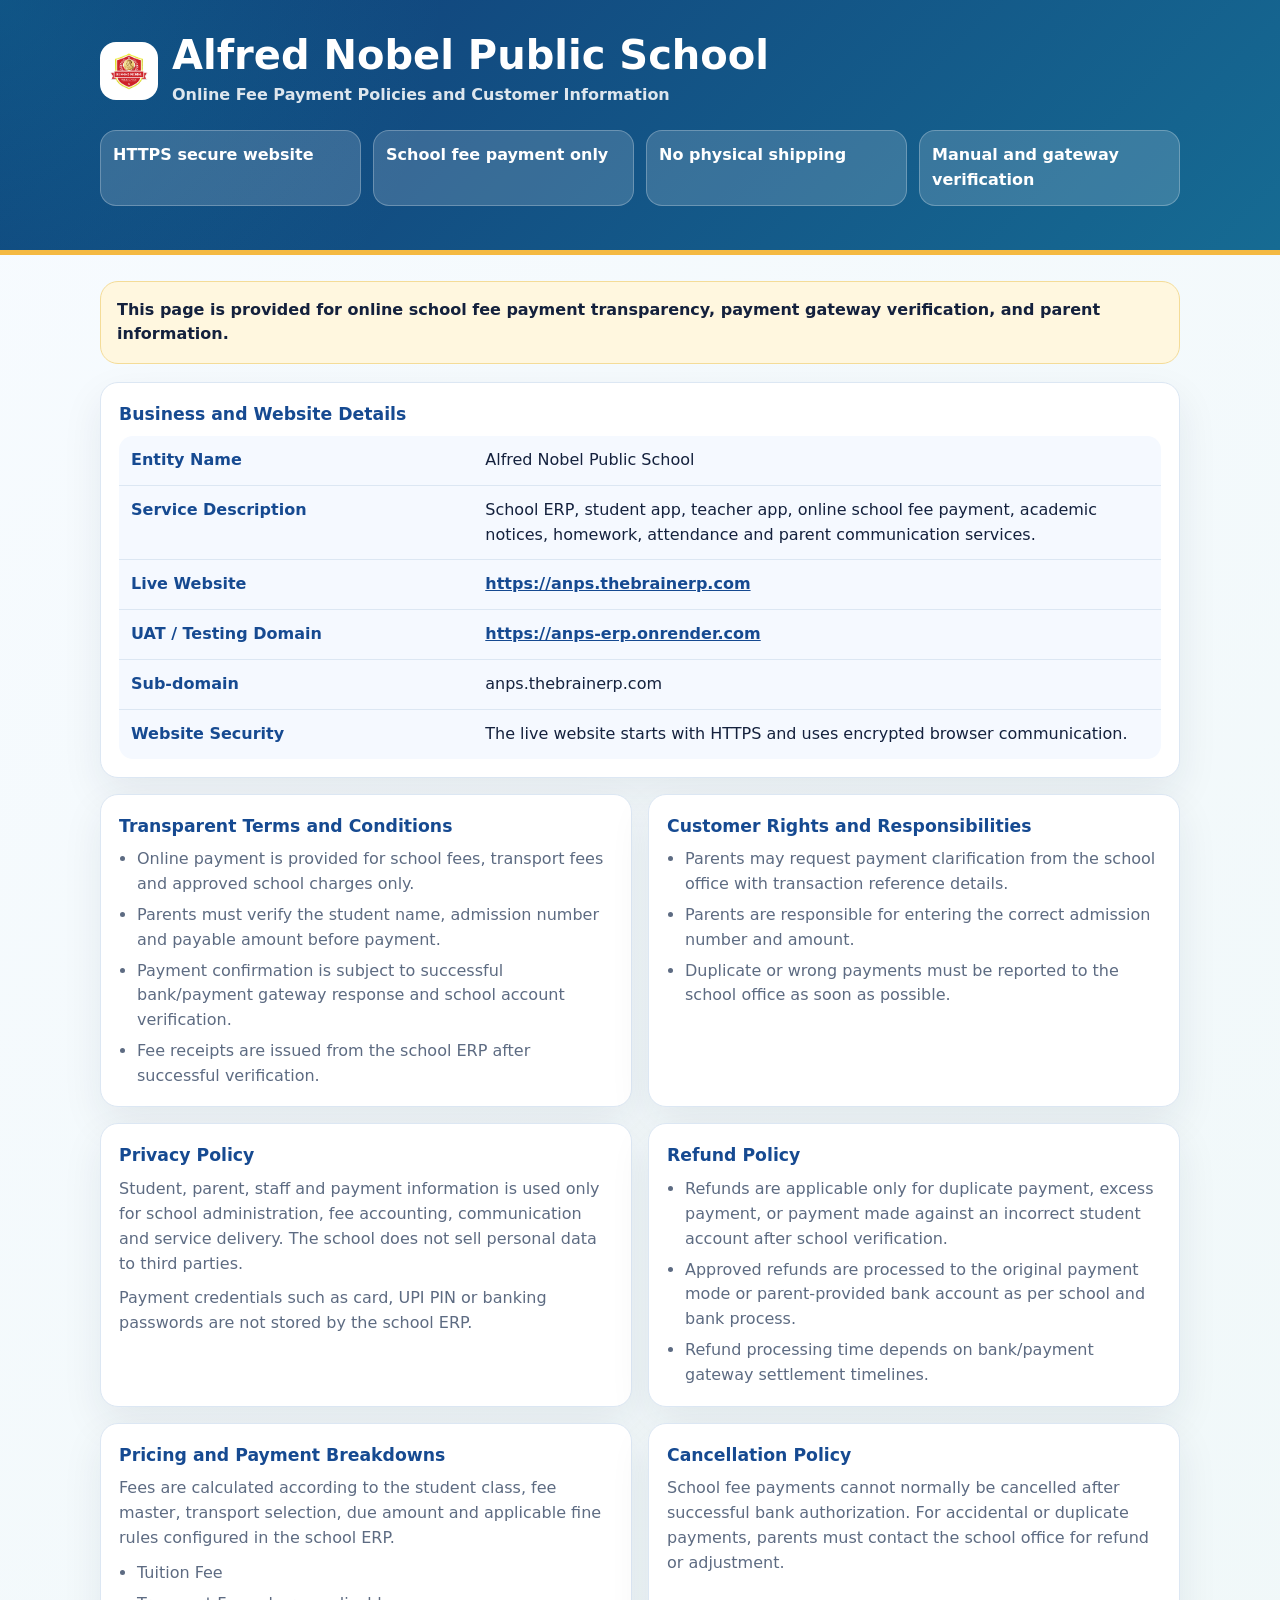
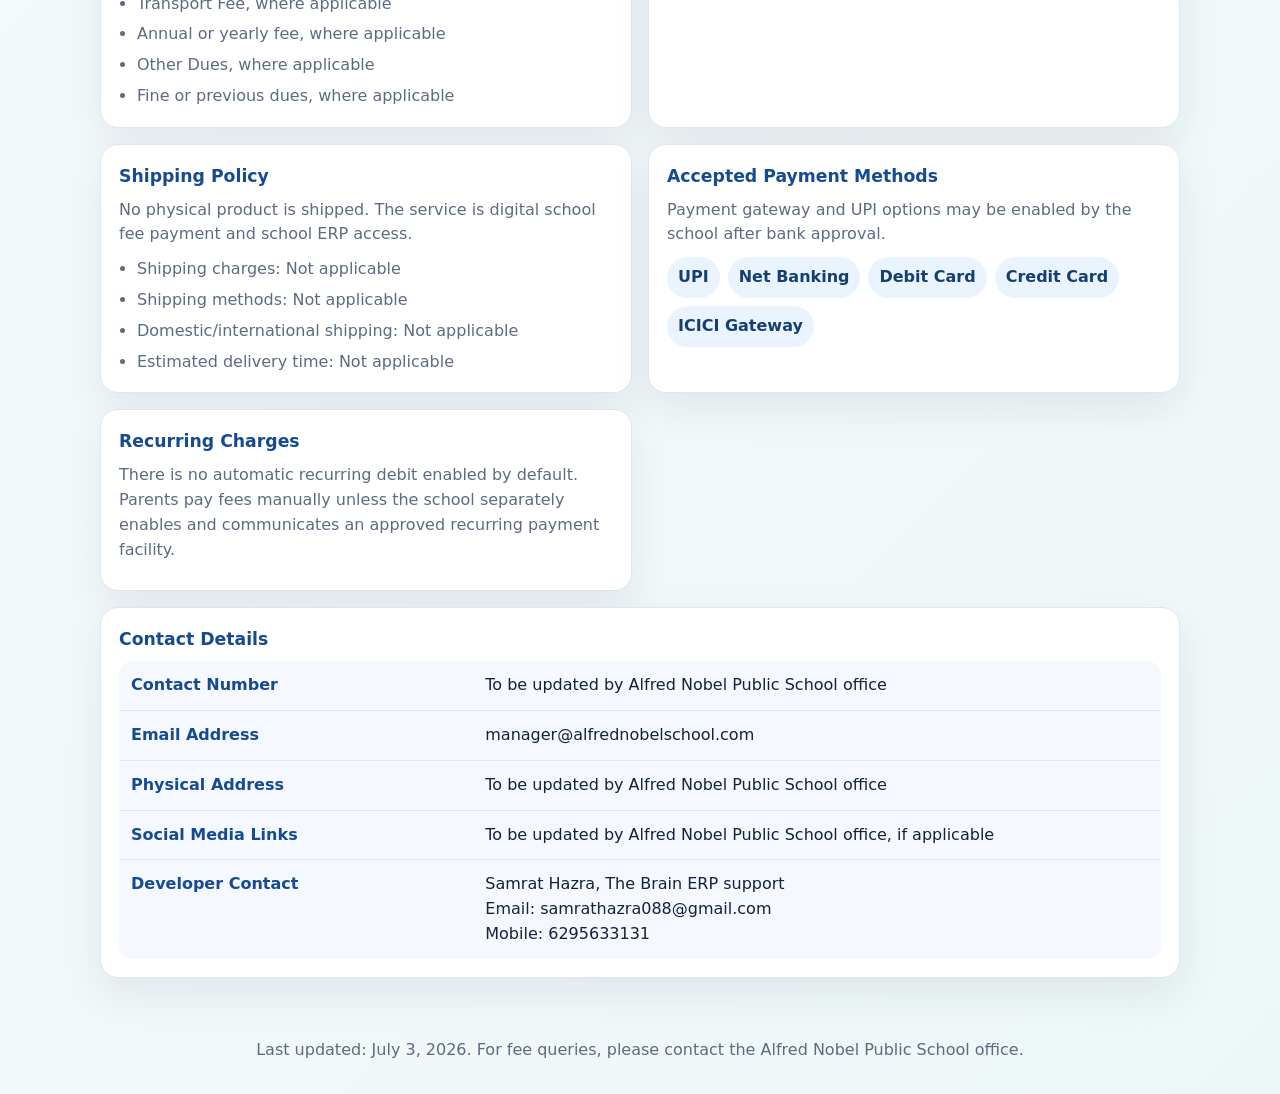
<file: anps-payment-policies.html>
<!doctype html>
<html lang="en">
<head>
  <meta charset="utf-8" />
  <meta name="viewport" content="width=device-width, initial-scale=1" />
  <title>ANPS Payment Policies</title>
  <meta name="description" content="Payment, refund, cancellation, privacy and contact policies for Alfred Nobel Public School online fee payments." />
  <style>
    :root {
      --ink: #14213d;
      --muted: #5d6b82;
      --line: #dce7f3;
      --brand: #164a91;
      --teal: #0fa3b1;
      --gold: #f4b942;
      --soft: #f5f9ff;
      --white: #fff;
    }
    * { box-sizing: border-box; }
    body {
      margin: 0;
      font-family: Inter, ui-sans-serif, system-ui, -apple-system, BlinkMacSystemFont, "Segoe UI", sans-serif;
      color: var(--ink);
      background: linear-gradient(135deg, #f7fbff 0%, #eef7f7 100%);
      line-height: 1.55;
    }
    .wrap { width: min(1080px, calc(100% - 32px)); margin: 0 auto; }
    header {
      padding: 34px 0 22px;
      background: radial-gradient(circle at top left, rgba(15,163,177,.24), transparent 34%),
        linear-gradient(135deg, #103c78, #166b93);
      color: #fff;
      border-bottom: 5px solid var(--gold);
    }
    .brand { display: flex; align-items: center; gap: 14px; }
    .brand img { width: 58px; height: 58px; object-fit: contain; border-radius: 16px; background: #fff; padding: 4px; }
    .brand h1 { margin: 0; font-size: clamp(1.55rem, 4vw, 2.5rem); line-height: 1.08; }
    .brand p { margin: 6px 0 0; color: rgba(255,255,255,.86); font-weight: 700; }
    .summary {
      display: grid;
      grid-template-columns: repeat(4, 1fr);
      gap: 12px;
      margin: 22px 0;
    }
    .pill {
      background: rgba(255,255,255,.16);
      border: 1px solid rgba(255,255,255,.25);
      border-radius: 16px;
      padding: 12px;
      font-weight: 900;
    }
    main { padding: 26px 0 42px; }
    .notice {
      padding: 16px;
      border-radius: 18px;
      background: #fff7df;
      border: 1px solid #f4dc98;
      font-weight: 800;
      margin-bottom: 18px;
    }
    .grid { display: grid; grid-template-columns: repeat(2, 1fr); gap: 16px; }
    section {
      background: var(--white);
      border: 1px solid var(--line);
      border-radius: 18px;
      padding: 18px;
      box-shadow: 0 16px 40px rgba(20,33,61,.08);
    }
    section.full { grid-column: 1 / -1; }
    h2 { margin: 0 0 8px; font-size: 1.08rem; color: var(--brand); }
    p { margin: 0 0 10px; color: var(--muted); }
    ul { margin: 0; padding-left: 18px; color: var(--muted); }
    li + li { margin-top: 6px; }
    table { width: 100%; border-collapse: collapse; overflow: hidden; border-radius: 14px; background: var(--soft); }
    th, td { padding: 12px; border-bottom: 1px solid var(--line); text-align: left; vertical-align: top; }
    th { color: var(--brand); width: 34%; }
    tr:last-child th, tr:last-child td { border-bottom: 0; }
    .cards { display: flex; gap: 8px; flex-wrap: wrap; }
    .card-brand { padding: 8px 11px; border-radius: 999px; background: #eaf4ff; color: #143f70; font-weight: 900; }
    footer { padding: 18px 0 32px; color: var(--muted); text-align: center; }
    a { color: var(--brand); font-weight: 900; }
    @media (max-width: 760px) {
      .summary, .grid { grid-template-columns: 1fr; }
      .brand { align-items: flex-start; }
      th, td { display: block; width: 100%; }
      th { padding-bottom: 2px; }
      td { padding-top: 2px; }
    }
  </style>
</head>
<body>
  <header>
    <div class="wrap">
      <div class="brand">
        <img src="./assets/anps-logo.png" alt="Alfred Nobel Public School logo" />
        <div>
          <h1>Alfred Nobel Public School</h1>
          <p>Online Fee Payment Policies and Customer Information</p>
        </div>
      </div>
      <div class="summary" aria-label="Payment policy summary">
        <div class="pill">HTTPS secure website</div>
        <div class="pill">School fee payment only</div>
        <div class="pill">No physical shipping</div>
        <div class="pill">Manual and gateway verification</div>
      </div>
    </div>
  </header>

  <main class="wrap">
    <div class="notice">
      This page is provided for online school fee payment transparency, payment gateway verification, and parent information.
    </div>

    <div class="grid">
      <section class="full">
        <h2>Business and Website Details</h2>
        <table>
          <tr><th>Entity Name</th><td>Alfred Nobel Public School</td></tr>
          <tr><th>Service Description</th><td>School ERP, student app, teacher app, online school fee payment, academic notices, homework, attendance and parent communication services.</td></tr>
          <tr><th>Live Website</th><td><a href="https://anps.thebrainerp.com">https://anps.thebrainerp.com</a></td></tr>
          <tr><th>UAT / Testing Domain</th><td><a href="https://anps-erp.onrender.com">https://anps-erp.onrender.com</a></td></tr>
          <tr><th>Sub-domain</th><td>anps.thebrainerp.com</td></tr>
          <tr><th>Website Security</th><td>The live website starts with HTTPS and uses encrypted browser communication.</td></tr>
        </table>
      </section>

      <section>
        <h2>Transparent Terms and Conditions</h2>
        <ul>
          <li>Online payment is provided for school fees, transport fees and approved school charges only.</li>
          <li>Parents must verify the student name, admission number and payable amount before payment.</li>
          <li>Payment confirmation is subject to successful bank/payment gateway response and school account verification.</li>
          <li>Fee receipts are issued from the school ERP after successful verification.</li>
        </ul>
      </section>

      <section>
        <h2>Customer Rights and Responsibilities</h2>
        <ul>
          <li>Parents may request payment clarification from the school office with transaction reference details.</li>
          <li>Parents are responsible for entering the correct admission number and amount.</li>
          <li>Duplicate or wrong payments must be reported to the school office as soon as possible.</li>
        </ul>
      </section>

      <section>
        <h2>Privacy Policy</h2>
        <p>Student, parent, staff and payment information is used only for school administration, fee accounting, communication and service delivery. The school does not sell personal data to third parties.</p>
        <p>Payment credentials such as card, UPI PIN or banking passwords are not stored by the school ERP.</p>
      </section>

      <section>
        <h2>Refund Policy</h2>
        <ul>
          <li>Refunds are applicable only for duplicate payment, excess payment, or payment made against an incorrect student account after school verification.</li>
          <li>Approved refunds are processed to the original payment mode or parent-provided bank account as per school and bank process.</li>
          <li>Refund processing time depends on bank/payment gateway settlement timelines.</li>
        </ul>
      </section>

      <section>
        <h2>Pricing and Payment Breakdowns</h2>
        <p>Fees are calculated according to the student class, fee master, transport selection, due amount and applicable fine rules configured in the school ERP.</p>
        <ul>
          <li>Tuition Fee</li>
          <li>Transport Fee, where applicable</li>
          <li>Annual or yearly fee, where applicable</li>
          <li>Other Dues, where applicable</li>
          <li>Fine or previous dues, where applicable</li>
        </ul>
      </section>

      <section>
        <h2>Cancellation Policy</h2>
        <p>School fee payments cannot normally be cancelled after successful bank authorization. For accidental or duplicate payments, parents must contact the school office for refund or adjustment.</p>
      </section>

      <section>
        <h2>Shipping Policy</h2>
        <p>No physical product is shipped. The service is digital school fee payment and school ERP access.</p>
        <ul>
          <li>Shipping charges: Not applicable</li>
          <li>Shipping methods: Not applicable</li>
          <li>Domestic/international shipping: Not applicable</li>
          <li>Estimated delivery time: Not applicable</li>
        </ul>
      </section>

      <section>
        <h2>Accepted Payment Methods</h2>
        <p>Payment gateway and UPI options may be enabled by the school after bank approval.</p>
        <div class="cards">
          <span class="card-brand">UPI</span>
          <span class="card-brand">Net Banking</span>
          <span class="card-brand">Debit Card</span>
          <span class="card-brand">Credit Card</span>
          <span class="card-brand">ICICI Gateway</span>
        </div>
      </section>

      <section>
        <h2>Recurring Charges</h2>
        <p>There is no automatic recurring debit enabled by default. Parents pay fees manually unless the school separately enables and communicates an approved recurring payment facility.</p>
      </section>

      <section class="full" id="contact">
        <h2>Contact Details</h2>
        <table>
          <tr><th>Contact Number</th><td>To be updated by Alfred Nobel Public School office</td></tr>
          <tr><th>Email Address</th><td>manager@alfrednobelschool.com</td></tr>
          <tr><th>Physical Address</th><td>To be updated by Alfred Nobel Public School office</td></tr>
          <tr><th>Social Media Links</th><td>To be updated by Alfred Nobel Public School office, if applicable</td></tr>
          <tr><th>Developer Contact</th><td>Samrat Hazra, The Brain ERP support<br>Email: samrathazra088@gmail.com<br>Mobile: 6295633131</td></tr>
        </table>
      </section>
    </div>
  </main>

  <footer class="wrap">
    Last updated: July 3, 2026. For fee queries, please contact the Alfred Nobel Public School office.
  </footer>
</body>
</html>
</file>
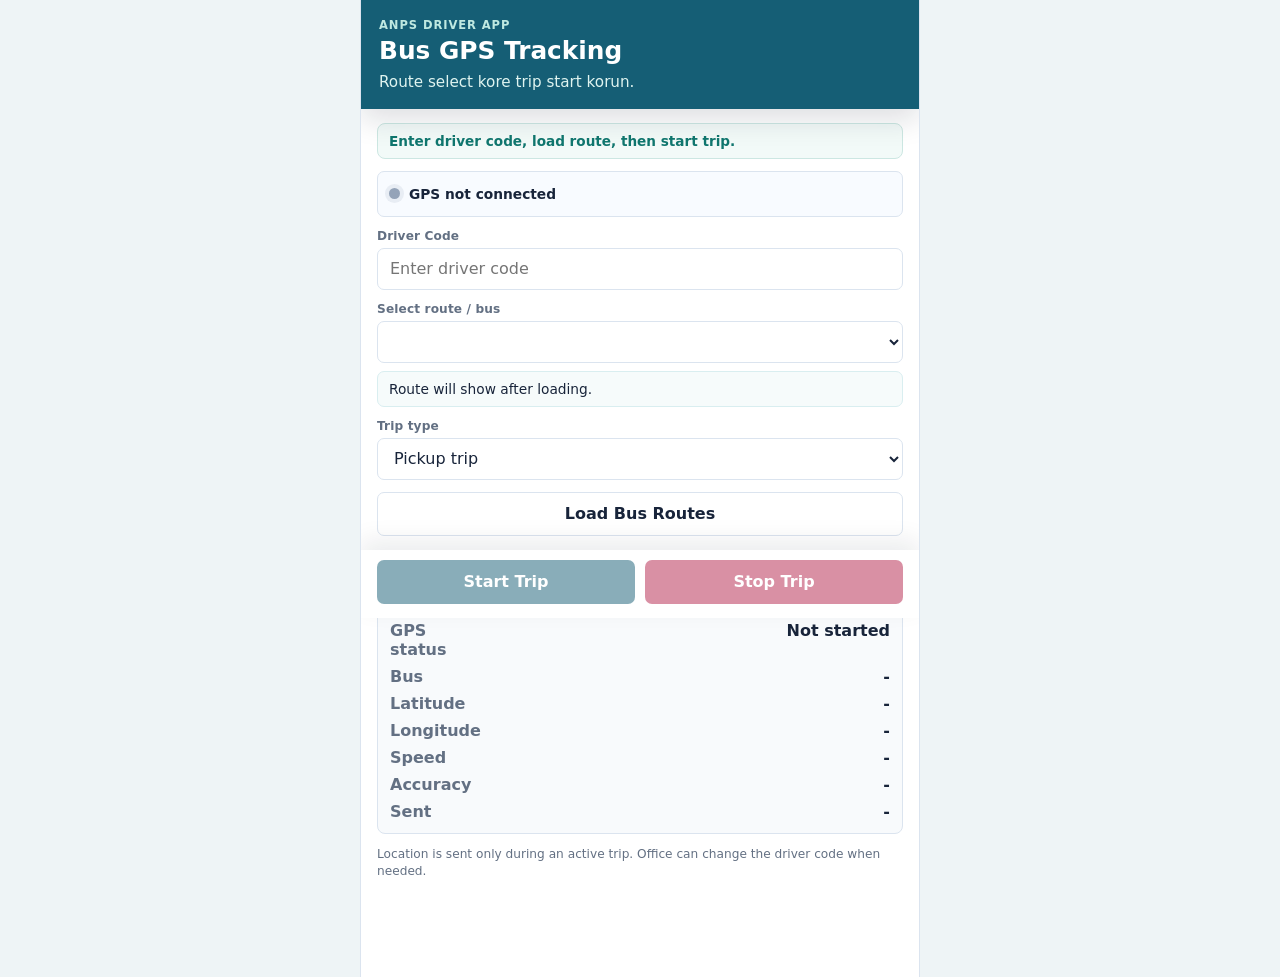
<file: smart-bus-tracking/driver-gps.html>
<!doctype html>
<html lang="en">
<head>
  <meta charset="utf-8">
  <meta name="viewport" content="width=device-width, initial-scale=1">
  <meta name="theme-color" content="#0f766e">
  <title>ANPS Driver GPS</title>
  <link rel="stylesheet" href="./smart-bus.css?v=driver-professional-1">
</head>
<body>
  <div class="mobile-wrap">
    <main class="phone driver-phone">
      <section class="phone-head">
        <span class="app-kicker">ANPS Driver App</span>
        <h1>Bus GPS Tracking</h1>
        <p>Route select kore trip start korun.</p>
      </section>
      <section class="phone-body">
        <div id="driverMessage" class="student-message" role="status">Enter driver code, load route, then start trip.</div>
        <div id="gpsConnection" class="gps-connection is-waiting" role="status" aria-live="polite"><span></span><strong>GPS not connected</strong></div>
        <label class="driver-field">
          <span>Driver Code</span>
          <input id="driverPin" type="password" inputmode="text" autocomplete="one-time-code" placeholder="Enter driver code" aria-label="Driver Code">
        </label>
        <label class="driver-field">
          <span>Select route / bus</span>
          <select id="driverVehicle" aria-label="Bus and route"></select>
        </label>
        <div id="driverRoutePreview" class="driver-route-preview">Route will show after loading.</div>
        <label class="driver-field">
          <span>Trip type</span>
          <select id="driverTripType" aria-label="Trip type">
            <option value="pickup">Pickup trip</option>
            <option value="drop">Drop trip</option>
          </select>
        </label>
        <button id="loadDriverVehiclesBtn" class="ghost" type="button">Load Bus Routes</button>

        <div class="driver-actions">
          <button id="startTripBtn" class="primary" type="button" disabled>Start Trip</button>
          <button id="stopTripBtn" class="danger" type="button" disabled>Stop Trip</button>
        </div>

        <div class="student-card driver-readout">
          <div class="student-row"><span>GPS status</span><strong id="gpsStatus">Not started</strong></div>
          <div class="student-row"><span>Bus</span><strong id="gpsBus">-</strong></div>
          <div class="student-row"><span>Latitude</span><strong id="gpsLat">-</strong></div>
          <div class="student-row"><span>Longitude</span><strong id="gpsLng">-</strong></div>
          <div class="student-row"><span>Speed</span><strong id="gpsSpeed">-</strong></div>
          <div class="student-row"><span>Accuracy</span><strong id="gpsAccuracy">-</strong></div>
          <div class="student-row"><span>Sent</span><strong id="gpsSent">-</strong></div>
        </div>

        <p class="driver-note">Location is sent only during an active trip. Office can change the driver code when needed.</p>
      </section>
    </main>
  </div>
  <script src="./driver-gps.js?v=smooth-driver-1"></script>
</body>
</html>
</file>
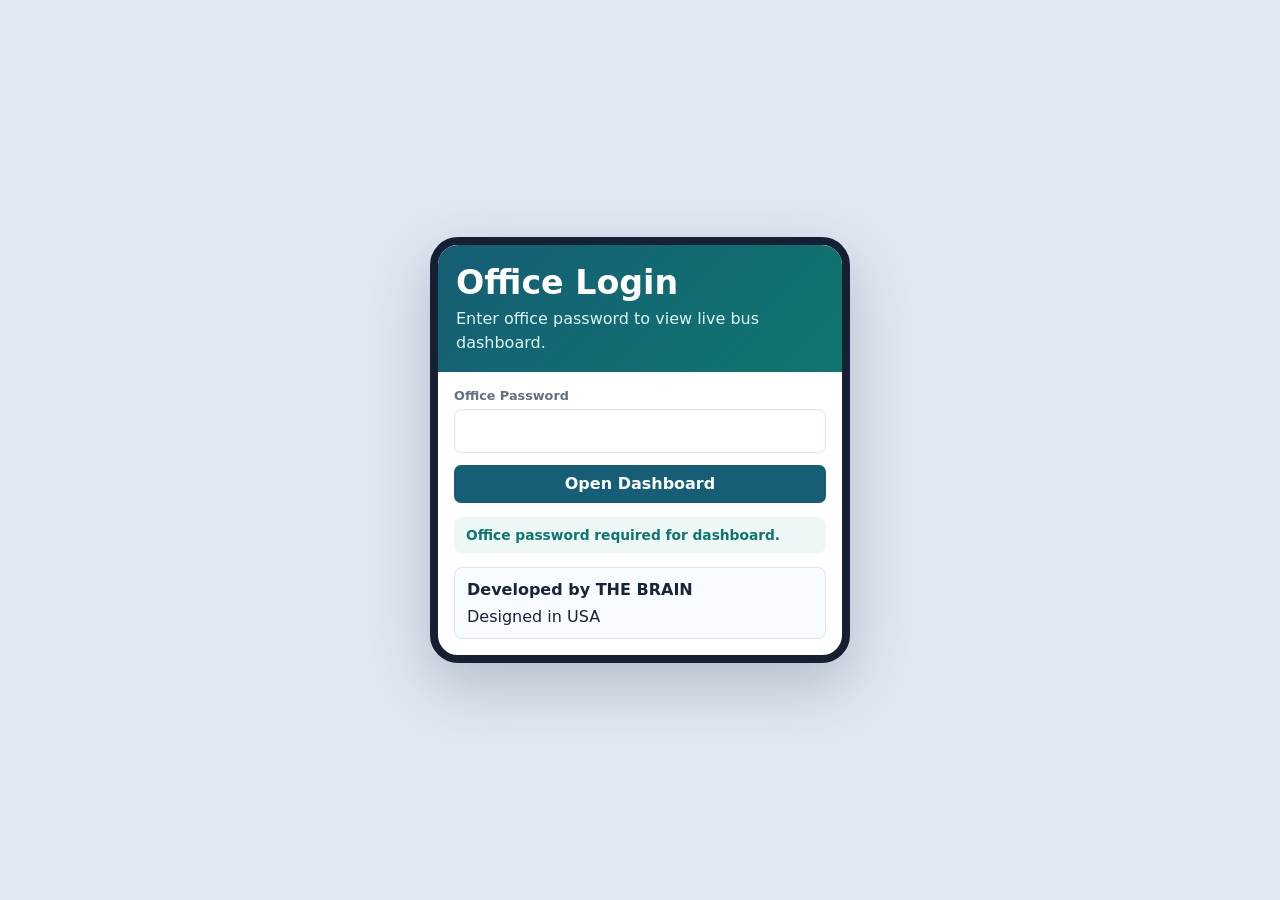
<file: smart-bus-tracking/office-login.html>
<!doctype html>
<html lang="en">
<head>
  <meta charset="utf-8">
  <meta name="viewport" content="width=device-width, initial-scale=1">
  <title>ANPS Smart Bus Tracking - Office Login</title>
  <link rel="stylesheet" href="./smart-bus.css">
</head>
<body>
  <div class="mobile-wrap">
    <main class="phone office-login-phone">
      <section class="phone-head">
        <h1>Office Login</h1>
        <p>Enter office password to view live bus dashboard.</p>
      </section>
      <section class="phone-body">
        <form id="officeLoginForm" class="office-login-form">
          <label class="driver-field">
            <span>Office Password</span>
            <input id="officePin" type="password" autocomplete="current-password" required>
          </label>
          <button class="primary refresh-wide" type="submit">Open Dashboard</button>
        </form>
        <div id="officeLoginStatus" class="student-message">Office password required for dashboard.</div>
        <div class="student-card"><strong>Developed by THE BRAIN</strong><span>Designed in USA</span></div>
      </section>
    </main>
  </div>
  <script src="./smart-bus.js"></script>
  <script>bootOfficeLogin()</script>
</body>
</html>
</file>
<file: smart-bus-tracking/smart-bus.css>
:root{--bg:#f4f7fb;--panel:#fff;--ink:#18243a;--muted:#637083;--line:#dbe4ef;--nav:#11344a;--blue:#155e75;--green:#0f766e;--amber:#b7791f;--red:#b4234b;--shadow:0 18px 42px rgba(27,45,73,.1)}
*{box-sizing:border-box}body{margin:0;min-height:100vh;background:var(--bg);color:var(--ink);font-family:Inter,system-ui,-apple-system,BlinkMacSystemFont,"Segoe UI",sans-serif}a{color:inherit}button,input{font:inherit}.app-shell{display:grid;grid-template-columns:320px minmax(0,1fr);min-height:100vh}.side{position:sticky;top:0;height:100vh;display:flex;flex-direction:column;gap:14px;padding:18px;background:linear-gradient(180deg,var(--nav),#0f766e);color:#fff;overflow-y:auto}.side::-webkit-scrollbar{width:8px}.side::-webkit-scrollbar-thumb{border-radius:999px;background:rgba(255,255,255,.28)}.brand{display:flex;align-items:center;gap:12px;flex-shrink:0}.logo{display:grid;place-items:center;width:62px;height:62px;padding:4px;border-radius:10px;background:#fff;overflow:hidden}.logo img{width:100%;height:100%;object-fit:contain}.brand span{display:block;color:#d3e6ef;font-size:.84rem}.brand strong{font-size:1rem}nav{display:grid;gap:8px;flex-shrink:0}nav a{min-height:40px;display:flex;align-items:center;padding:0 12px;border-radius:8px;background:rgba(255,255,255,.1);text-decoration:none;font-weight:900;line-height:1.15}nav a.active,nav a:hover{background:#fff;color:var(--blue)}.credit{flex-shrink:0;color:#d3e6ef;font-size:.84rem}.credit b{color:#fff}.main{min-width:0;padding:24px}.top{display:flex;justify-content:space-between;gap:16px;align-items:flex-start;margin-bottom:16px}h1,h2,h3,p{margin:0}h1{font-size:clamp(1.45rem,2.6vw,2.25rem)}h2{font-size:1.1rem}p{color:var(--muted);line-height:1.45}.actions,.hero-actions{display:flex;gap:8px;flex-wrap:wrap}.primary,.ghost{min-height:38px;display:inline-flex;align-items:center;justify-content:center;border-radius:7px;padding:0 13px;font-weight:900;text-decoration:none}.primary{border:0;background:var(--blue);color:#fff}.ghost{border:1px solid var(--line);background:#fff;color:var(--ink)}.metrics,.cards{display:grid;grid-template-columns:repeat(4,minmax(0,1fr));gap:12px;margin-bottom:16px}.metric,.panel,.cards article,.hero{border:1px solid var(--line);border-radius:8px;background:#fff;box-shadow:var(--shadow)}.metric,.cards article{display:grid;gap:5px;padding:14px}.metric span,.cards span{color:var(--muted);font-size:.78rem;font-weight:900;text-transform:uppercase}.metric strong{font-size:1.45rem}.hero{display:grid;gap:14px;padding:24px;margin-bottom:16px}.cards{grid-template-columns:repeat(3,minmax(0,1fr))}.grid{display:grid;grid-template-columns:minmax(0,1.35fr) minmax(340px,.75fr);gap:16px}.panel{overflow:hidden}.panel-head{display:flex;justify-content:space-between;gap:12px;align-items:center;padding:14px 16px;border-bottom:1px solid var(--line)}.map{position:relative;min-height:540px;background:#e5e7eb;overflow:hidden}.google-map{position:absolute;inset:0;width:100%;height:100%;border:0}.bus-pin{position:absolute;left:50%;top:50%;z-index:2;display:grid;place-items:center;transform:translate(-50%,-50%) rotate(-28deg);transition:transform .5s ease}.bus-pin img{width:31px;filter:drop-shadow(1px 5px 4px rgba(15,23,42,.34))}.bus-pin b{position:absolute;top:100%;left:50%;transform:translateX(-50%);margin-top:4px;padding:3px 7px;border-radius:999px;background:#fff;color:var(--blue);box-shadow:0 8px 18px rgba(15,23,42,.16);font-size:.72rem;white-space:nowrap}.list{flex:1;min-height:180px;display:grid;align-content:start;gap:8px;margin-right:-6px;padding:10px 6px 12px 0;overflow-y:auto;border-top:1px solid rgba(255,255,255,.16);border-bottom:1px solid rgba(255,255,255,.16)}.list::-webkit-scrollbar{width:8px}.list::-webkit-scrollbar-thumb{border-radius:999px;background:rgba(255,255,255,.35)}.vehicle-list-head{position:sticky;top:0;z-index:1;display:flex;align-items:center;justify-content:space-between;gap:10px;padding:8px 8px 7px;background:linear-gradient(180deg,rgba(17,52,74,.98),rgba(17,52,74,.88));backdrop-filter:blur(8px);color:#d3e6ef;font-size:.74rem;font-weight:950;letter-spacing:.04em;text-transform:uppercase}.vehicle-list-head strong{display:inline-flex;min-width:26px;height:24px;align-items:center;justify-content:center;border-radius:999px;background:#fff;color:var(--blue)}.item{display:grid;gap:6px;width:100%;border:1px solid rgba(255,255,255,.2);border-radius:8px;background:rgba(255,255,255,.94);padding:10px 11px;text-align:left;color:var(--ink);box-shadow:0 8px 20px rgba(0,0,0,.08)}.item.active{border-color:#fff;box-shadow:0 0 0 3px rgba(255,255,255,.22),0 10px 24px rgba(0,0,0,.14)}.item-title{display:flex;align-items:center;justify-content:space-between;gap:8px}.item-title strong{min-width:0;overflow:hidden;text-overflow:ellipsis;white-space:nowrap}.item small{color:var(--muted);line-height:1.25;overflow:hidden;text-overflow:ellipsis;white-space:nowrap}.detail{display:grid;gap:10px;padding:14px 16px}.detail article{display:grid;grid-template-columns:128px 1fr;gap:10px;padding:10px;border:1px solid var(--line);border-radius:7px;background:#f8fbff}.detail span{color:var(--muted);font-weight:900}.table{overflow:auto}.table table{width:100%;border-collapse:collapse;min-width:760px}th,td{padding:12px;border-bottom:1px solid var(--line);text-align:left;white-space:nowrap}th{color:var(--muted);font-size:.8rem;text-transform:uppercase}.status{display:inline-flex;min-height:24px;align-items:center;border-radius:999px;padding:0 9px;font-size:.78rem;font-weight:950;font-style:normal}.running,.started,.reached{background:#e9f8ef;color:#12694d}.delayed{background:#fff4df;color:#9a5b07}.offline{background:#fff1f3;color:#9f2748}.no-gps{background:#eef4f7;color:#516070}.mobile-wrap{min-height:100vh;display:grid;place-items:center;padding:18px;background:#dfe8f2}.phone{width:min(420px,100%);min-height:760px;border-radius:28px;background:#fff;box-shadow:0 22px 60px rgba(20,35,58,.22);overflow:hidden;border:8px solid #152033}.phone-head{padding:18px;background:linear-gradient(135deg,var(--blue),var(--green));color:#fff}.phone-body{display:grid;gap:14px;padding:16px}.input-row{display:flex;gap:8px}.input-row input{min-width:0;flex:1;border:1px solid var(--line);border-radius:8px;padding:0 12px;min-height:40px}.mini-map{position:relative;min-height:300px;border-radius:12px;overflow:hidden;background:#e5e7eb}.student-card{display:grid;gap:8px;border:1px solid var(--line);border-radius:8px;padding:12px;background:#f8fbff}.student-row{display:flex;justify-content:space-between;gap:10px}.student-row span{color:var(--muted);font-weight:800}.empty{padding:18px;color:var(--muted)}
@media(max-width:920px){.app-shell{grid-template-columns:1fr}.side{position:relative;height:auto;overflow:visible}.list{max-height:360px;flex:auto}.grid,.metrics,.cards{grid-template-columns:1fr}.map{min-height:420px}.top{display:grid}.main{padding:16px}}
.phone-head{display:grid;gap:5px}.phone-head p{color:#dff4f0}.app-kicker{font-size:.75rem;font-weight:900;letter-spacing:.08em;text-transform:uppercase;color:#bfe9e1}.input-row[hidden],.mini-map[hidden]{display:none}.student-message{padding:10px 12px;border-radius:8px;background:#edf7f6;color:var(--green);font-size:.86rem;font-weight:800}.student-row{display:grid;grid-template-columns:105px minmax(0,1fr);align-items:start}.student-row strong{text-align:right;overflow-wrap:anywhere}.refresh-wide{width:100%}.student-footer{text-align:center;color:var(--muted);font-size:.82rem}.student-footer strong{color:var(--ink)}
.driver-phone{min-height:0}.driver-field{display:grid;gap:6px}.driver-field span{color:var(--muted);font-size:.8rem;font-weight:900}.driver-field input,.driver-field select{width:100%;min-height:44px;border:1px solid var(--line);border-radius:8px;background:#fff;padding:0 12px;font:inherit;color:var(--ink)}.driver-route-preview{display:grid;gap:3px;margin-top:-6px;border:1px solid #d9eef0;border-radius:8px;background:#f3fbfb;padding:10px 12px;color:var(--ink);font-size:.86rem}.driver-route-preview strong{display:block;overflow-wrap:anywhere}.driver-route-preview span{color:var(--muted);font-weight:800}.driver-actions{display:grid;grid-template-columns:1fr 1fr;gap:10px}.danger{min-height:44px;border:0;border-radius:7px;background:var(--red);color:#fff;font-weight:900}.primary:disabled,.danger:disabled{cursor:not-allowed;opacity:.5}.driver-readout{margin-top:2px}.driver-note{font-size:.78rem}.driver-error{background:#fff1f3;color:var(--red)}
.phone-back{width:max-content;display:inline-flex;align-items:center;min-height:30px;margin-bottom:6px;padding:0 10px;border:1px solid rgba(255,255,255,.45);border-radius:999px;color:#fff;text-decoration:none;font-size:.78rem;font-weight:900;background:rgba(255,255,255,.14)}
.cache-note{border:1px solid #f2d48a;background:#fff8e6;color:#8a5a07;border-radius:7px;font-weight:800}
.login-link{margin-top:10px;width:max-content}.office-login-phone{min-height:0}.office-login-form{display:grid;gap:12px}
.multi-bus-map{position:absolute;inset:0;overflow:hidden;background:#d9e6e8}.road-map-frame{position:absolute;inset:0;width:100%;height:100%;border:0}.map-marker-layer{position:absolute;inset:0;pointer-events:none}.map-bus-marker{position:absolute;z-index:3;display:grid;place-items:center;gap:2px;min-width:60px;transform:translate(-50%,-100%);border:0;background:transparent;color:var(--blue);font-weight:950;cursor:pointer;pointer-events:auto}.map-bus-marker img{width:20px;filter:drop-shadow(1px 5px 4px rgba(15,23,42,.35))}.map-bus-marker span{max-width:86px;overflow:hidden;text-overflow:ellipsis;white-space:nowrap;border-radius:999px;background:#fff;padding:2px 6px;box-shadow:0 8px 18px rgba(15,23,42,.18);font-size:.65rem}.map-bus-marker.active span{background:var(--blue);color:#fff}.map-bus-marker.active img{width:25px}.map-attribution{position:absolute;right:10px;bottom:8px;z-index:4;border-radius:999px;background:rgba(255,255,255,.88);padding:4px 8px;color:var(--muted);font-size:.72rem;font-weight:800}.map-empty{position:absolute;inset:0;display:grid;place-content:center;gap:8px;padding:24px;text-align:center;color:var(--muted);background:linear-gradient(135deg,#eef5f8,#dfe8f2)}.map-empty strong{color:var(--ink);font-size:1.2rem}.map-empty span{max-width:360px;line-height:1.45}
.map-actions{display:flex;align-items:center;justify-content:flex-end;gap:8px;flex-wrap:wrap}.map-control{width:38px;padding:0;font-size:1.15rem}.ghost.is-active{border-color:var(--green);background:var(--green);color:#fff}.map-mode-badge{position:absolute;left:12px;top:12px;z-index:4;border-radius:999px;background:rgba(17,52,74,.92);color:#fff;padding:7px 11px;font-size:.78rem;font-weight:950;box-shadow:0 10px 22px rgba(15,23,42,.18)}.map-fullscreen-btn{white-space:nowrap}.map-fullscreen-mode{overflow:hidden}.map-fullscreen-mode .side,.map-fullscreen-mode .top,.map-fullscreen-mode .metrics,.map-fullscreen-mode .grid>.panel:not(.map-panel),.map-fullscreen-mode .main>.panel:not(.map-panel){display:none}.map-fullscreen-mode .app-shell{display:block;min-height:100vh}.map-fullscreen-mode .main{padding:0}.map-fullscreen-mode .grid{display:block}.map-fullscreen-mode .map-panel{height:100vh;border:0;border-radius:0;box-shadow:none}.map-fullscreen-mode .map-panel .panel-head{position:absolute;top:14px;left:14px;right:14px;z-index:5;border:0;border-radius:8px;background:rgba(255,255,255,.9);box-shadow:0 10px 24px rgba(15,23,42,.16)}.map-fullscreen-mode .map{height:100vh;min-height:100vh}
@media(max-width:620px){.map-panel .panel-head{display:grid;align-items:start}.map-actions{justify-content:start}.map-actions .ghost:not(.map-control){min-width:136px}}
.side .list{gap:6px;padding-top:8px}.side .item{gap:4px;padding:8px 9px;border-radius:7px;box-shadow:0 5px 14px rgba(0,0,0,.07)}.side .item-title{gap:6px}.side .item-title strong{font-size:.9rem;line-height:1.15}.side .item small{font-size:.74rem;line-height:1.2}.side .status{min-height:20px;padding:0 7px;font-size:.66rem;letter-spacing:.01em}.side .vehicle-list-head{padding:6px 8px;font-size:.68rem}.side .vehicle-list-head strong{min-width:23px;height:21px}
.link-button{min-height:30px;border:1px solid var(--line);border-radius:7px;background:#f8fbff;color:var(--blue);padding:0 10px;font-size:.78rem;font-weight:950;cursor:pointer}.link-button:hover{border-color:var(--blue);background:#eaf7fb}.link-button:disabled{cursor:not-allowed;opacity:.55}

.driver-code-panel{margin-bottom:16px}.driver-code-form{display:grid;grid-template-columns:minmax(180px,280px) max-content minmax(0,1fr);align-items:end;gap:12px;padding:14px 16px}.driver-code-form .empty{padding:0;color:var(--muted);font-weight:800}@media(max-width:720px){.driver-code-form{grid-template-columns:1fr}}
.gps-connection{display:flex;align-items:center;gap:9px;border:1px solid var(--line);border-radius:8px;background:#f8fbff;padding:10px 12px;font-size:.86rem}.gps-connection span{width:13px;height:13px;border-radius:50%;background:#94a3b8;box-shadow:0 0 0 4px rgba(148,163,184,.16)}.gps-connection strong{color:var(--ink)}.gps-connection.is-connecting span{background:#d97706;box-shadow:0 0 0 4px rgba(217,119,6,.16)}.gps-connection.is-connected{border-color:#b7ead1;background:#eefbf4}.gps-connection.is-connected span{background:#16a34a;box-shadow:0 0 0 4px rgba(22,163,74,.16)}.gps-connection.is-error{border-color:#fac8d4;background:#fff1f3}.gps-connection.is-error span{background:#b4234b;box-shadow:0 0 0 4px rgba(180,35,75,.16)}
.distance-filter-panel .panel-head{align-items:end}.distance-date-field{min-width:180px}.distance-date-field input{min-height:38px;border:1px solid var(--line);border-radius:7px;padding:0 10px;background:#fff;color:var(--ink);font-weight:800}.distance-filter-panel strong{color:var(--blue)}@media(max-width:720px){.distance-filter-panel .panel-head{display:grid}.distance-date-field{min-width:0;width:100%}}

body:has(.driver-phone){background:#eef4f6}
.driver-phone{width:min(100%,560px);min-height:100vh;border:0;border-radius:0;box-shadow:none}
.driver-phone .phone-head{position:sticky;top:0;z-index:10;padding:18px 18px 16px;background:#155e75;box-shadow:0 10px 28px rgba(15,23,42,.14)}
.driver-phone .phone-head h1{font-size:1.55rem;letter-spacing:0;line-height:1.15}
.driver-phone .phone-head p{font-size:.95rem;color:#dff4f0}
.driver-phone .app-kicker{color:#bfe9e1;font-size:.72rem}
.driver-phone .phone-body{gap:12px;padding:14px 16px 24px;background:#fff}
.driver-phone .student-message{border:1px solid #cce7e2;background:#f2faf8;color:#0f766e;padding:9px 11px;font-size:.85rem}
.driver-phone .gps-connection{min-height:46px;border-radius:7px;padding:9px 11px;background:#f8fbff}
.driver-phone .gps-connection span{width:11px;height:11px}
.driver-phone .driver-field{gap:5px}
.driver-phone .driver-field span{font-size:.76rem;letter-spacing:.01em}
.driver-phone .driver-field input,.driver-phone .driver-field select{min-height:42px;border-radius:7px;font-size:1rem}
.driver-phone .driver-route-preview{margin-top:-4px;border-radius:7px;padding:9px 11px;background:#f6fbfb}
.driver-phone .ghost,.driver-phone .primary,.driver-phone .danger{min-height:44px;border-radius:7px;font-size:1rem}
.driver-phone .driver-actions{position:sticky;bottom:0;z-index:9;margin:2px -16px -24px;padding:10px 16px 14px;background:rgba(255,255,255,.96);box-shadow:0 -10px 24px rgba(15,23,42,.08);backdrop-filter:blur(10px)}
.driver-phone .driver-readout{background:#f8fafc}
.driver-phone .driver-note{padding-bottom:72px;font-size:.76rem}
.driver-phone .student-row{grid-template-columns:94px minmax(0,1fr)}
@media(min-width:620px){.mobile-wrap:has(.driver-phone){align-items:start;padding:0;background:#eef4f6}.driver-phone{margin:0 auto;border-left:1px solid var(--line);border-right:1px solid var(--line)}}
@media(max-width:480px){.mobile-wrap:has(.driver-phone){display:block;padding:0;background:#fff}.driver-phone .phone-head{padding:16px 16px 14px}.driver-phone .phone-head h1{font-size:1.42rem}.driver-phone .phone-body{padding:12px 14px 22px}.driver-phone .driver-actions{margin-left:-14px;margin-right:-14px;margin-bottom:-22px;padding-left:14px;padding-right:14px}}
</file>
<file: new-school-os.css>
:root {
  color-scheme: light;
  --ink: #1d2433;
  --muted: #687385;
  --line: #d8e0ea;
  --paper: #ffffff;
  --wash: #f4f6f9;
  --nav: #172033;
  --blue: #2563c9;
  --green: #18735f;
  --amber: #a86408;
  --red: #b7354b;
  --cyan: #14798b;
  --shadow: 0 12px 28px rgba(21, 34, 56, .08);
}

* { box-sizing: border-box; }

body {
  margin: 0;
  min-height: 100vh;
  background: #f3f6fa;
  color: var(--ink);
  font-family: Inter, ui-sans-serif, system-ui, -apple-system, BlinkMacSystemFont, "Segoe UI", sans-serif;
}

.login-overlay {
  position: fixed;
  inset: 0;
  z-index: 9999;
  display: grid;
  place-items: center;
  padding: 24px;
  background: rgba(8, 20, 38, 0.72);
  backdrop-filter: blur(10px);
}

.login-overlay.hidden {
  display: none;
}

.login-panel {
  width: min(420px, 92vw);
  padding: 26px;
  border-radius: 14px;
  background: linear-gradient(145deg, #ffffff, #eef7ff);
  border: 1px solid rgba(30, 64, 175, 0.18);
  box-shadow: 0 24px 70px rgba(15, 23, 42, 0.34);
}

.login-brand {
  display: flex;
  align-items: center;
  gap: 12px;
  margin-bottom: 14px;
  color: #0f3f6d;
  font-weight: 800;
}

.login-brand img {
  width: 48px;
  height: 48px;
  object-fit: contain;
}

.login-panel h2 {
  margin: 0 0 18px;
  color: #0f172a;
}

.login-panel label {
  display: grid;
  gap: 7px;
  margin-bottom: 13px;
  color: #334155;
  font-weight: 700;
}

.login-panel input {
  width: 100%;
  min-height: 42px;
  border: 1px solid #cbd5e1;
  border-radius: 8px;
  padding: 10px 12px;
  font: inherit;
}

.login-password-wrap {
  position: relative;
  display: block;
}

.login-password-wrap input {
  padding-right: 46px;
}

.login-panel .login-password-toggle {
  position: absolute;
  top: 50%;
  right: 7px;
  width: 34px;
  min-height: 32px;
  transform: translateY(-50%);
  border: 1px solid #d6e0ec;
  border-radius: 7px;
  background: #f8fafc;
  color: #1e293b;
  padding: 0;
  font-size: 15px;
  line-height: 1;
  box-shadow: none;
}

.login-panel .login-forgot-link {
  width: auto;
  min-height: 26px;
  margin: -4px 0 12px;
  border: 0;
  border-radius: 0;
  background: transparent;
  color: #1d4ed8;
  padding: 0;
  font-size: 13px;
  font-weight: 800;
  text-align: left;
  box-shadow: none;
}

.login-panel .login-forgot-link:hover {
  text-decoration: underline;
}

.login-panel button {
  width: 100%;
  min-height: 44px;
  border: 0;
  border-radius: 8px;
  background: linear-gradient(135deg, #0f766e, #1d4ed8);
  color: #fff;
  font-weight: 800;
  cursor: pointer;
}

.login-error {
  min-height: 18px;
  margin: 2px 0 12px;
  color: #b91c1c;
  font-size: 13px;
  font-weight: 700;
}

button, input, select { font: inherit; }
button { cursor: pointer; }

.shell {
  display: grid;
  grid-template-columns: 260px minmax(0, 1fr);
  min-height: 100vh;
}

.rail {
  position: sticky;
  top: 0;
  z-index: 20;
  height: 100vh;
  display: flex;
  flex-direction: column;
  gap: 9px;
  padding: 12px;
  background: #172033;
  color: #f7fbff;
  overflow: hidden;
}

.brand {
  flex: 0 0 auto;
  display: flex;
  align-items: center;
  gap: 12px;
  min-width: 0;
  min-height: 48px;
  color: inherit;
  text-decoration: none;
  border-bottom: 1px solid rgba(255, 255, 255, .14);
  padding-bottom: 9px;
  transition: background .18s ease, transform .18s ease;
}

.brand:hover {
  background: rgba(255, 255, 255, .08);
  border-radius: 8px;
  transform: translateY(-1px);
}

.brand img {
  width: 42px;
  height: 42px;
  border-radius: 6px;
  background: transparent;
  padding: 0;
  object-fit: contain;
}

.brand strong, .brand small { display: block; }
.brand span {
  min-width: 0;
}

.brand strong {
  max-width: 178px;
  overflow: hidden;
  color: #ffffff;
  font-size: .82rem;
  line-height: 1.1;
  text-overflow: ellipsis;
  white-space: nowrap;
}

.brand small { margin-top: 3px; color: #c5d4e4; }

.nav {
  flex: 1 1 auto;
  min-height: 0;
  display: flex;
  flex-direction: column;
  gap: 5px;
  overflow-y: auto;
  overscroll-behavior: contain;
  padding-right: 2px;
  scrollbar-width: thin;
  scrollbar-color: rgba(134, 239, 172, .4) transparent;
}

.nav > button,
.nav > .nav-group,
.nav > .session-control {
  flex: 0 0 auto;
}

.nav::-webkit-scrollbar { width: 6px; }
.nav::-webkit-scrollbar-thumb {
  background: rgba(134, 239, 172, .36);
  border-radius: 999px;
}

.nav button {
  position: relative;
  width: 100%;
  min-height: 36px;
  border: 0;
  border-radius: 6px;
  padding: 0 30px 0 31px;
  background: transparent;
  color: #dbe8f5;
  text-align: left;
  font-weight: 800;
}

.nav button:before {
  content: "";
  position: absolute;
  left: 11px;
  top: 50%;
  width: 9px;
  height: 9px;
  border-radius: 3px;
  background: linear-gradient(135deg, #fbbf24, #22c55e);
  box-shadow: 0 0 0 2px rgba(255, 255, 255, .08);
  transform: translateY(-50%);
}

.nav button:hover { background: rgba(34, 197, 94, .12); }
.nav button.active { background: rgba(18, 128, 92, .42); color: #f7fff9; box-shadow: none; }

.nav button.active:before {
  background: linear-gradient(135deg, #ffffff, #facc15);
}

.nav-group {
  display: grid;
  gap: 4px;
  border-radius: 8px;
  padding: 3px;
  border: 1px solid transparent;
  transition: background .18s ease, border-color .18s ease, box-shadow .18s ease;
}

.nav-group.open {
  margin: 2px 0;
  background: linear-gradient(180deg, rgba(251, 191, 36, .18), rgba(20, 184, 166, .16));
  border-color: rgba(251, 191, 36, .42);
  box-shadow: inset 3px 0 0 rgba(251, 191, 36, .95), 0 8px 18px rgba(2, 24, 18, .18);
}

.nav-group-title {
  position: relative;
  width: 100%;
}

.nav-group-title:after {
  content: "";
  position: absolute;
  right: 13px;
  top: 50%;
  width: 7px;
  height: 7px;
  border-right: 2px solid #f8e7a2;
  border-bottom: 2px solid #f8e7a2;
  transform: translateY(-62%) rotate(45deg);
  transition: transform .18s ease, border-color .18s ease;
}

.nav-group.open .nav-group-title {
  background: linear-gradient(90deg, rgba(251, 191, 36, .34), rgba(16, 185, 129, .28));
  color: #fff8db;
  border: 1px solid rgba(255, 235, 153, .26);
}

.nav-group.open .nav-group-title:after {
  border-color: #ffffff;
  transform: translateY(-38%) rotate(225deg);
}

.nav-sub {
  display: none;
  gap: 3px;
  margin-top: 2px;
  padding: 6px;
  border-radius: 6px;
  background: rgba(9, 64, 47, .48);
  border: 1px solid rgba(251, 191, 36, .28);
  max-width: 100%;
}

.nav-group.open .nav-sub {
  display: grid;
}

.nav-sub button {
  min-height: 31px;
  padding: 0 9px 0 25px;
  font-size: .81rem;
  color: #fffbea;
  line-height: 1.15;
  overflow: hidden;
  text-overflow: ellipsis;
  white-space: nowrap;
}

.nav-sub button:before {
  left: 10px;
  width: 7px;
  height: 7px;
  border-radius: 999px;
  background: #facc15;
  box-shadow: 0 0 0 2px rgba(250, 204, 21, .12);
}

#transportNavGroup .nav-sub {
  background: rgba(9, 64, 47, .52);
}

#transportNavGroup .nav-sub button {
  min-height: 29px;
  font-size: .78rem;
  font-weight: 800;
}

.nav-sub button.active {
  background: rgba(18, 128, 92, .58);
  color: #ffffff;
  box-shadow: none;
}

.nav-sub button:hover {
  background: rgba(134, 239, 172, .18);
  color: #ffffff;
}

#feesNavGroup .nav-sub {
  max-height: none;
  overflow: visible;
}

#feesNavGroup .nav-sub::-webkit-scrollbar {
  width: 0;
}

#feesNavGroup .nav-sub::-webkit-scrollbar-thumb {
  background: rgba(134, 239, 172, .42);
  border-radius: 999px;
}

#feesNavGroup .nav-sub button {
  min-height: 27px;
  font-size: .78rem;
  padding-left: 24px;
}

.rail-card {
  flex: 0 0 auto;
  margin-top: auto;
  display: grid;
  gap: 5px;
  padding: 10px;
  border: 1px solid rgba(255, 255, 255, .16);
  border-radius: 6px;
  background: rgba(255, 255, 255, .07);
}

.rail-card span, .rail-card small { color: #c5d4e4; }
.rail-card strong { font-size: 1.75rem; line-height: 1; }

.developer-credit {
  background: linear-gradient(135deg, rgba(251, 191, 36, .18), rgba(20, 184, 166, .18));
  border-color: rgba(251, 191, 36, .28);
}

.developer-credit strong {
  display: block;
  color: #fff8db;
  font-size: 1.28rem;
}

.developer-credit span {
  color: #facc15;
  font-weight: 950;
}

.developer-credit small {
  color: #dbeafe;
  font-weight: 850;
}

.workspace {
  min-width: 0;
  display: grid;
  align-content: start;
  gap: 16px;
  padding: 18px 20px 26px;
}

.topbar {
  position: sticky;
  top: 0;
  z-index: 5;
  display: grid;
  grid-template-columns: auto minmax(145px, .9fr) minmax(150px, 220px) minmax(520px, auto);
  gap: 8px;
  align-items: center;
  min-height: 64px;
  padding-bottom: 10px;
  background: rgba(243, 246, 250, .94);
  backdrop-filter: blur(14px);
}

.menu-button {
  display: none;
  width: 42px;
  height: 42px;
  border: 1px solid var(--line);
  border-radius: 8px;
  background: #fff;
  place-items: center;
  padding: 10px;
}

.menu-button span {
  display: block;
  width: 18px;
  height: 2px;
  margin: 2px auto;
  background: var(--ink);
}

h1, h2, p { margin: 0; }
h1 { font-size: clamp(1.45rem, 2.6vw, 2.2rem); }
h2 { font-size: 1.15rem; }

.eyebrow {
  color: var(--muted);
  font-size: .76rem;
  font-weight: 900;
  text-transform: uppercase;
}

.search {
  display: grid;
  grid-template-columns: auto 1fr;
  align-items: center;
  gap: 7px;
  min-height: 38px;
  padding: 0 9px;
  border: 1px solid var(--line);
  border-radius: 8px;
  background: #fff;
}

.search span {
  color: var(--muted);
  font-size: .72rem;
  font-weight: 900;
}

.search input {
  min-width: 0;
  border: 0;
  outline: 0;
  color: var(--ink);
  font-size: .82rem;
}

.topbar-system-strip {
  display: flex;
  flex-wrap: wrap;
  justify-content: flex-end;
  gap: 5px;
  grid-column: 4;
  grid-row: 1;
  min-width: 0;
}

.topbar-system-strip span,
.topbar-system-strip button,
.topbar-system-strip a {
  display: inline-flex;
  align-items: center;
  justify-content: center;
  min-height: 32px;
  border: 1px solid #c8d9ee;
  border-radius: 999px;
  background: #fff;
  color: #173761;
  padding: 0 8px;
  font-size: .72rem;
  font-weight: 950;
  white-space: nowrap;
  text-decoration: none;
}

.topbar-new-admission,
.topbar-mobile-app {
  min-height: 42px;
  padding: 0 18px;
  border-radius: 8px;
  background: linear-gradient(135deg, #1b8f6a, #1768ac) !important;
  color: #ffffff !important;
  box-shadow: 0 12px 24px rgba(23, 104, 172, .22);
  font-size: .88rem;
  white-space: nowrap;
}

.topbar-mobile-app {
  background: linear-gradient(135deg, #7c3aed, #2563eb) !important;
}

.topbar-system-strip span {
  display: inline-flex;
  align-items: center;
  gap: 4px;
  background: #eef8ff;
}

.topbar-save-status {
  background: #ecfdf5 !important;
  color: #047857 !important;
}

.topbar-save-status.saving {
  background: #fff7ed !important;
  color: #c2410c !important;
}

.topbar-network-status {
  gap: 6px !important;
  border-color: #fecaca !important;
  background: #fff1f2 !important;
  color: #be123c !important;
}

.topbar-network-status i {
  width: 9px;
  height: 9px;
  border-radius: 999px;
  background: currentColor;
  box-shadow: 0 0 0 4px rgba(190, 18, 60, .12);
}

.topbar-network-status.online {
  border-color: #bbf7d0 !important;
  background: #ecfdf5 !important;
  color: #047857 !important;
}

.topbar-network-status.online i {
  box-shadow: 0 0 0 4px rgba(4, 120, 87, .12);
}

.topbar-network-status.checking {
  border-color: #fde68a !important;
  background: #fffbeb !important;
  color: #b45309 !important;
}

.topbar-alert-status {
  background: #fffbeb !important;
  color: #92400e !important;
}

.topbar-alert-status.has-alerts {
  background: #fff1f2 !important;
  color: #be123c !important;
  border-color: #fecdd3 !important;
}

.topbar-logout {
  background: #f8fafc !important;
  color: #334155 !important;
}

.session-control {
  display: grid;
  grid-template-columns: auto minmax(86px, 1fr) 34px;
  align-items: center;
  gap: 8px;
  min-height: 44px;
  padding: 0 8px 0 11px;
  border: 1px solid var(--line);
  border-radius: 8px;
  background: #fff;
}

.rail-session {
  grid-template-columns: minmax(0, .9fr) minmax(0, .75fr) 22px;
  gap: 4px;
  min-height: 0;
  padding: 5px;
  border-color: rgba(197, 212, 228, .14);
  border-radius: 6px;
  background: rgba(8, 13, 23, .24);
}

.rail-session span {
  grid-column: 1 / -1;
  color: #9fb1c5;
  font-size: .64rem;
  line-height: 1;
  letter-spacing: 0;
}

.rail-session select {
  min-height: 24px;
  border: 1px solid rgba(197, 212, 228, .14);
  border-radius: 5px;
  background: #121b2b;
  color: #dbe8f5;
  padding: 0 4px;
  font-size: .72rem;
}

.rail-session button {
  width: 22px;
  height: 24px;
  border-color: rgba(197, 212, 228, .16);
  border-radius: 5px;
  background: #1f2d42;
  color: #dbe8f5;
  font-size: .82rem;
}

.session-control span {
  color: var(--muted);
  font-size: .76rem;
  font-weight: 950;
  text-transform: uppercase;
}

.session-control select {
  min-width: 0;
  border: 0;
  outline: 0;
  background: #fff;
  color: var(--ink);
  font-weight: 900;
}

.rail-session input {
  min-width: 0;
  width: 100%;
  min-height: 24px;
  border: 1px solid rgba(197, 212, 228, .14);
  border-radius: 5px;
  background: #101827;
  color: #ffffff;
  padding: 0 5px;
  font-size: .72rem;
  outline: 0;
}

.rail-session input::placeholder {
  color: #7f93aa;
}

.session-control button {
  display: grid;
  place-items: center;
  width: 28px;
  height: 28px;
  border: 1px solid #cbd7e6;
  border-radius: 6px;
  background: #f7fafc;
  color: #1f4d8f;
  font-weight: 950;
}

.rail-session select {
  background: #121b2b;
  color: #dbe8f5;
}

.rail-session button {
  background: #1f2d42;
  color: #dbe8f5;
}

.primary-action, .ghost-action, .mini {
  min-height: 38px;
  border-radius: 6px;
  font-weight: 900;
}

.primary-action {
  border: 0;
  padding: 0 15px;
  background: #1f4d8f;
  color: #fff;
}

.ghost-action, .mini {
  border: 1px solid var(--line);
  background: #fff;
  color: var(--ink);
  padding: 0 13px;
}

.mini {
  min-height: 30px;
  padding: 0 10px;
  font-size: .86rem;
}

.mini-input {
  min-height: 30px;
  width: min(150px, 100%);
  border: 1px solid var(--line);
  border-radius: 6px;
  padding: 0 9px;
  font-size: .84rem;
  color: var(--ink);
  background: #fff;
}

.primary-mini {
  background: #173b78;
  border-color: #173b78;
  color: #fff;
}

.primary-mini:hover {
  background: #0f2e61;
  border-color: #0f2e61;
}

.map-link {
  display: inline-flex;
  align-items: center;
  text-decoration: none;
}

.mini.active { background: #1f4d8f; border-color: #1f4d8f; color: #fff; }

.enable-student-action {
  border-color: #9fd4bf;
  background: #e9f7f1;
  color: #116b4e;
}

.hero-panel {
  display: grid;
  grid-template-columns: minmax(0, 1.15fr) minmax(330px, .7fr);
  gap: 22px;
  align-items: stretch;
  padding: 28px;
  min-height: 330px;
  border: 1px solid rgba(255, 255, 255, .6);
  border-radius: 8px;
  background:
    linear-gradient(120deg, rgba(15, 28, 48, .96), rgba(19, 87, 92, .92) 56%, rgba(177, 105, 13, .86)),
    #162033;
  color: #fff;
  box-shadow: 0 24px 70px rgba(18, 32, 51, .22);
  overflow: hidden;
}

.hero-copy {
  position: relative;
  z-index: 1;
  display: grid;
  align-content: center;
  gap: 15px;
}

.hero-copy .eyebrow, .hero-copy p { color: #d9ebf6; }
.hero-copy h2 { max-width: 760px; font-size: clamp(2.05rem, 4vw, 4.25rem); line-height: .98; }
.hero-copy > p:last-of-type { max-width: 650px; line-height: 1.7; font-size: 1.02rem; }

.hero-actions {
  display: flex;
  flex-wrap: wrap;
  gap: 10px;
  margin-top: 6px;
}

.hero-panel .primary-action { background: #fff; color: #173761; }
.hero-panel .ghost-action { background: transparent; color: #fff; border-color: rgba(255, 255, 255, .38); }

.campus-card {
  position: relative;
  z-index: 1;
  display: grid;
  grid-template-rows: minmax(180px, 1fr) auto;
  gap: 16px;
  padding: 18px;
  border: 1px solid rgba(255, 255, 255, .22);
  border-radius: 8px;
  background: rgba(255, 255, 255, .12);
  backdrop-filter: blur(16px);
}

.pulse-ring {
  place-self: center;
  display: grid;
  place-items: center;
  align-content: center;
  width: min(210px, 62vw);
  aspect-ratio: 1;
  border-radius: 50%;
  background:
    radial-gradient(circle at center, rgba(255, 255, 255, .16) 0 52%, transparent 53%),
    conic-gradient(#ffffff 0 75%, rgba(255, 255, 255, .22) 75% 100%);
  box-shadow: inset 0 0 0 18px rgba(255, 255, 255, .08), 0 18px 44px rgba(0, 0, 0, .18);
}

.pulse-ring span { font-size: 3rem; font-weight: 950; line-height: 1; }
.pulse-ring small { color: #e6f3f6; font-weight: 900; }

.campus-list {
  display: grid;
  gap: 8px;
}

.campus-list article {
  display: flex;
  align-items: center;
  justify-content: space-between;
  gap: 12px;
  min-height: 44px;
  padding: 0 12px;
  border-radius: 7px;
  background: rgba(255, 255, 255, .14);
}

.campus-list span { color: #d9ebf6; font-weight: 800; }
.campus-list strong { font-size: 1.05rem; }

.view { display: none; }
.view.active { display: grid; gap: 18px; }

.executive-band {
  display: flex;
  align-items: center;
  justify-content: space-between;
  gap: 18px;
  min-height: 112px;
  padding: 20px;
  border: 1px solid var(--line);
  border-radius: 8px;
  background: #fff;
  box-shadow: var(--shadow);
}

.executive-title {
  display: grid;
  gap: 6px;
}

.executive-title h2 {
  font-size: clamp(1.35rem, 2.2vw, 2rem);
  line-height: 1.15;
}

.school-dashboard-title {
  display: inline-block;
  width: fit-content;
  padding: 8px 14px;
  border-radius: 10px;
  background: linear-gradient(135deg, #0f766e 0%, #1d4ed8 58%, #f59e0b 100%);
  color: #ffffff;
  box-shadow: 0 14px 28px rgba(29, 78, 216, .2);
}

.executive-title small {
  color: var(--muted);
  font-weight: 700;
}

.executive-actions {
  display: flex;
  flex-wrap: wrap;
  gap: 10px;
  justify-content: flex-end;
}

.metrics,
.control-strip,
.kpi-grid {
  display: grid;
  grid-template-columns: repeat(4, minmax(0, 1fr));
  gap: 12px;
}

.metric, .panel, .cards article, .control-card, .kpi-card {
  border: 1px solid var(--line);
  border-radius: 8px;
  background: var(--paper);
  box-shadow: var(--shadow);
}

.kpi-card {
  display: grid;
  gap: 7px;
  min-height: 112px;
  padding: 16px;
  border-left: 4px solid #1f4d8f;
}

.kpi-card:nth-child(2) { border-left-color: var(--amber); }
.kpi-card.warning { border-left-color: var(--red); }

.kpi-card.fees-kpi {
  grid-column: span 2;
  min-height: 136px;
  background:
    linear-gradient(135deg, rgba(245, 158, 11, .12), transparent 42%),
    var(--paper);
}

.kpi-card.fees-kpi strong {
  font-size: clamp(1.9rem, 3vw, 2.65rem);
}

.due-students-kpi-card {
  border-left-color: #14798b;
  background:
    radial-gradient(circle at 100% 0%, rgba(20, 121, 139, .13), transparent 35%),
    linear-gradient(135deg, #ffffff 0%, #f7fbff 58%, #eefdf8 100%);
}

.due-students-kpi-card small {
  overflow-wrap: anywhere;
}

.due-students-kpi-card small span:first-child {
  color: #14798b;
  font-weight: 900;
  text-transform: none;
  letter-spacing: 0;
}

.kpi-card span {
  color: var(--muted);
  font-size: .78rem;
  font-weight: 950;
  text-transform: uppercase;
}

.kpi-card strong {
  font-size: clamp(1.55rem, 2.3vw, 2.05rem);
  line-height: 1;
}

.kpi-card small {
  color: var(--muted);
  font-weight: 750;
}

.monthly-fee-breakdown {
  display: grid;
  grid-template-columns: repeat(4, minmax(92px, 1fr));
  gap: 7px;
  margin-top: 6px;
}

.monthly-fee-pill {
  display: grid;
  gap: 2px;
  min-width: 0;
  padding: 7px 8px;
  border: 1px solid rgba(245, 158, 11, .28);
  border-radius: 8px;
  background: linear-gradient(180deg, #fffaf0, #ffffff);
  color: inherit;
  cursor: pointer;
  overflow: hidden;
  text-align: left;
  transition: border-color .18s ease, box-shadow .18s ease, transform .18s ease;
}

.monthly-fee-pill:hover,
.monthly-fee-pill.active {
  border-color: rgba(245, 158, 11, .72);
  box-shadow: 0 8px 18px rgba(245, 158, 11, .14);
  transform: translateY(-1px);
}

.monthly-fee-pill.active {
  background: linear-gradient(180deg, #fff3d0, #ffffff);
}

.kpi-card.fees-kpi .monthly-fee-pill span {
  color: #92400e;
  font-size: .68rem !important;
  font-weight: 950;
  line-height: 1.15;
  white-space: nowrap;
}

.kpi-card.fees-kpi .monthly-fee-pill strong {
  color: #1f2937;
  font-size: .78rem !important;
  font-weight: 800;
  line-height: 1.15;
  white-space: nowrap;
  overflow: hidden;
  text-overflow: clip;
}

.monthly-fee-details-modal {
  width: min(720px, calc(100vw - 24px));
  max-height: min(86vh, 720px);
  overflow: auto;
  padding: 18px;
  border-radius: 14px;
  background: #ffffff;
  box-shadow: 0 24px 70px rgba(15, 23, 42, .24);
}

#monthlyFeeDetailsBody {
  display: grid;
  gap: 8px;
  margin-top: 10px;
  padding: 10px;
  border: 1px solid rgba(15, 23, 42, .08);
  border-radius: 8px;
  background: #ffffff;
}

.monthly-fee-detail-head {
  display: flex;
  align-items: center;
  justify-content: space-between;
  gap: 8px;
}

.monthly-fee-detail-head strong {
  color: #111827;
  font-size: .86rem;
  font-weight: 950;
}

.monthly-fee-detail-head span {
  color: #64748b;
  font-size: .72rem !important;
  font-weight: 850;
  white-space: nowrap;
}

.monthly-fee-detail-stats {
  display: grid;
  grid-template-columns: repeat(4, minmax(0, 1fr));
  gap: 6px;
}

.monthly-fee-detail-stats article {
  display: grid;
  gap: 2px;
  min-width: 0;
  padding: 7px;
  border-radius: 7px;
  background: #f8fafc;
}

.monthly-fee-detail-stats article span {
  color: #64748b;
  font-size: .68rem !important;
  font-weight: 850;
}

.monthly-fee-detail-stats article b {
  color: #0f172a;
  font-size: .74rem;
  font-weight: 900;
  white-space: nowrap;
  overflow: hidden;
  text-overflow: ellipsis;
}

.monthly-fee-head-list {
  display: grid;
  gap: 5px;
}

.monthly-fee-head-list div,
.monthly-fee-head-list p {
  display: flex;
  justify-content: space-between;
  gap: 10px;
  margin: 0;
  padding: 6px 0;
  border-top: 1px solid rgba(15, 23, 42, .06);
  color: #475569;
  font-size: .74rem;
  font-weight: 800;
}

.monthly-fee-head-list .monthly-fee-head-row {
  align-items: flex-start;
}

.monthly-fee-head-list .monthly-fee-head-copy {
  display: grid;
  gap: 2px;
  min-width: 0;
}

.monthly-fee-head-list .monthly-fee-head-copy small {
  color: #64748b;
  font-size: .68rem;
  font-weight: 750;
  line-height: 1.25;
}

.monthly-fee-head-list div.discount {
  color: #92400e;
}

.monthly-fee-head-list strong {
  color: #111827;
  white-space: nowrap;
}

.control-card {
  display: grid;
  gap: 7px;
  min-height: 116px;
  padding: 16px;
  background: linear-gradient(180deg, #fff, #f7fafc);
  border-color: #d6e0ec;
}

.control-card span {
  color: var(--muted);
  font-size: .82rem;
  font-weight: 950;
  text-transform: uppercase;
}

.control-card strong { font-size: clamp(1.5rem, 2.4vw, 2.15rem); line-height: 1; }
.control-card small { color: var(--muted); }
.control-card.danger { border-color: #f1c4cd; background: linear-gradient(180deg, #fff, #fff5f7); }

.metric {
  position: relative;
  display: grid;
  gap: 7px;
  min-height: 126px;
  padding: 16px;
  overflow: hidden;
}

.metric:before {
  content: "";
  position: absolute;
  inset: 0 auto 0 0;
  width: 5px;
  background: var(--blue);
}

.metric.green:before { background: var(--green); }
.metric.amber:before { background: var(--amber); }
.metric.red:before { background: var(--red); }
.metric span, .metric small, .cards small, .cards span { color: var(--muted); }
.metric span, .cards span { font-weight: 900; }
.metric strong { font-size: 2rem; }

.dashboard-grid, .finance-grid {
  display: grid;
  grid-template-columns: minmax(0, 1.35fr) minmax(320px, .8fr);
  gap: 18px;
}

.operations-grid {
  display: grid;
  grid-template-columns: minmax(0, 1.35fr) minmax(340px, .85fr);
  gap: 16px;
}

.lower-grid {
  grid-template-columns: minmax(0, 1fr) minmax(390px, .9fr);
}

.dashboard-grid-fresh {
  grid-template-columns: minmax(0, 1.55fr) minmax(330px, .72fr);
}

.panel {
  min-width: 0;
  padding: 16px;
}

.chart-panel {
  background: #fff;
}

.collection-trend-panel {
  grid-column: 1 / -1;
  overflow: hidden;
  border-color: rgba(20, 121, 139, .22);
  background:
    radial-gradient(circle at 10% 0%, rgba(37, 99, 201, .12), transparent 28%),
    linear-gradient(135deg, #ffffff 0%, #f7fbff 48%, #f4fff9 100%);
}

.collection-trend-panel .panel-head {
  align-items: center;
  margin-bottom: 12px;
}

.collection-trend-panel .panel-head small {
  display: block;
  margin-top: 4px;
  color: var(--muted);
  font-weight: 800;
}

.trend-chip {
  display: inline-flex;
  align-items: center;
  min-height: 34px;
  padding: 0 12px;
  border: 1px solid rgba(20, 121, 139, .24);
  border-radius: 999px;
  background: #ecfdf5;
  color: #0f766e;
  font-weight: 950;
  white-space: nowrap;
}

.market-chart {
  position: relative;
  display: grid;
  align-items: end;
  min-height: 220px;
  padding: 12px;
  border: 1px solid rgba(210, 224, 238, .86);
  border-radius: 8px;
  background:
    repeating-linear-gradient(0deg, rgba(148, 163, 184, .15) 0, rgba(148, 163, 184, .15) 1px, transparent 1px, transparent 42px),
    linear-gradient(180deg, rgba(255, 255, 255, .96), rgba(248, 252, 255, .94));
}

.daily-cash-bars {
  display: grid;
  grid-auto-flow: column;
  grid-auto-columns: minmax(42px, 1fr);
  align-items: end;
  gap: 12px;
  min-height: 196px;
  overflow-x: auto;
  padding: 12px 4px 2px;
  scrollbar-width: thin;
}

.daily-cash-bar {
  appearance: none;
  border: 0;
  padding: 0;
  background: transparent;
  color: inherit;
  font: inherit;
  display: grid;
  grid-template-rows: auto minmax(112px, 1fr) auto;
  justify-items: center;
  gap: 7px;
  min-width: 42px;
  cursor: pointer;
  transition: transform .16s ease, filter .16s ease;
}

.daily-cash-bar:hover {
  transform: translateY(-3px);
  filter: brightness(1.04);
}

.daily-cash-bar:focus-visible {
  outline: 3px solid rgba(37, 99, 201, .34);
  outline-offset: 4px;
  border-radius: 8px;
}

.daily-cash-bar strong {
  min-height: 18px;
  color: #173761;
  font-size: .68rem;
  font-weight: 950;
  white-space: nowrap;
}

.daily-cash-bar span {
  align-self: end;
  width: clamp(18px, 54%, 34px);
  min-height: 10px;
  border-radius: 999px 999px 4px 4px;
  background: linear-gradient(180deg, #22c55e 0%, #14798b 48%, #173761 100%);
  box-shadow: 0 12px 24px rgba(20, 121, 139, .16);
}

.daily-cash-bar.is-latest span {
  background: linear-gradient(180deg, #f59e0b 0%, #ec4899 50%, #7c3aed 100%);
}

.daily-cash-bar small {
  color: var(--muted);
  font-size: .67rem;
  font-weight: 900;
  white-space: nowrap;
}

.pay-panel {
  grid-column: 1 / -1;
  overflow: hidden;
  border-color: #bfd8f1;
  background:
    linear-gradient(135deg, rgba(255, 255, 255, .96) 0%, rgba(244, 250, 255, .96) 48%, rgba(255, 249, 236, .96) 100%),
    #ffffff;
  box-shadow: 0 18px 42px rgba(30, 64, 104, .09);
}

.pay-panel > .panel-head {
  margin: -16px -16px 16px;
  padding: 18px;
  border-bottom: 1px solid rgba(191, 216, 241, .78);
  background: linear-gradient(110deg, #174f81 0%, #177e89 56%, #8a6b10 100%);
  color: #fff;
}

.pay-panel > .panel-head .eyebrow,
.pay-panel > .panel-head h2 {
  color: #fff;
}

.command-panel {
  border-color: var(--line);
  background: #fff;
}

.panel-head {
  display: flex;
  justify-content: space-between;
  align-items: flex-start;
  gap: 14px;
  margin-bottom: 16px;
}

.panel-actions {
  display: flex;
  align-items: center;
  justify-content: flex-end;
  gap: 8px;
  flex-wrap: wrap;
}

.student-user-filter-bar {
  display: grid;
  grid-template-columns: minmax(160px, 220px) minmax(240px, 1fr);
  gap: 10px;
  align-items: end;
  margin: 14px 0 12px;
}

.student-user-filter-bar label {
  display: grid;
  gap: 6px;
  font-size: .76rem;
  font-weight: 900;
  text-transform: uppercase;
  color: var(--muted);
}

.student-user-filter-bar select,
.student-user-filter-bar input {
  min-height: 38px;
  border: 1px solid var(--line);
  border-radius: 6px;
  padding: 0 12px;
  background: #fff;
  color: var(--ink);
  font: inherit;
  font-weight: 800;
}

.bars {
  display: grid;
  grid-template-columns: repeat(7, minmax(38px, 1fr));
  align-items: end;
  gap: 12px;
  min-height: 214px;
  padding: 8px 4px 0;
  border-top: 1px solid #edf1f5;
}

.empty-chart {
  grid-column: 1 / -1;
  align-self: center;
  justify-self: center;
  color: var(--muted);
  font-size: .9rem;
  font-weight: 800;
  text-align: center;
}

.bar {
  display: grid;
  align-content: end;
  gap: 8px;
  min-height: 186px;
}

.bar i {
  display: block;
  min-height: 26px;
  border-radius: 8px 8px 4px 4px;
  background: linear-gradient(180deg, #2563c9, #14798b);
  box-shadow: inset 0 1px 0 rgba(255, 255, 255, .35);
}

.bar span {
  text-align: center;
  color: var(--muted);
  font-size: .78rem;
  font-weight: 800;
}

.task-list, .bucket-list, .fee-form, .cards {
  display: grid;
  gap: 12px;
}

.student-fee-card {
  display: grid;
  grid-template-columns: repeat(4, minmax(0, 1fr));
  gap: 10px;
  margin-bottom: 14px;
}

.student-fee-card > div {
  display: grid;
  gap: 5px;
  min-height: 72px;
  padding: 12px;
  border: 1px solid #dce5ef;
  border-radius: 7px;
  background: #f8fbfd;
}

.student-fee-card span {
  color: var(--muted);
  font-size: .72rem;
  font-weight: 950;
  text-transform: uppercase;
}

.student-fee-card strong {
  min-width: 0;
  overflow: hidden;
  text-overflow: ellipsis;
  white-space: nowrap;
  font-size: .96rem;
}

.fee-ledger-layout {
  display: grid;
  gap: 16px;
}

.ledger-panel {
  background: #fff;
}

.ledger-search {
  display: grid;
  gap: 6px;
  min-width: min(360px, 100%);
  color: var(--muted);
  font-size: .8rem;
  font-weight: 900;
}

.ledger-search select {
  min-height: 38px;
  border: 1px solid var(--line);
  border-radius: 7px;
  background: #fff;
  color: var(--ink);
  padding: 0 10px;
  font-weight: 850;
}

.ledger-profile-card {
  display: grid;
  grid-template-columns: 118px minmax(0, 1fr);
  gap: 14px;
  align-items: stretch;
  margin-bottom: 14px;
  padding: 14px;
  border: 1px solid #dce8ef;
  border-radius: 8px;
  background: linear-gradient(90deg, #f8fbfd, #ffffff);
}

.ledger-photo {
  display: grid;
  place-items: center;
  width: 100%;
  min-height: 118px;
  border: 1px solid #cfe0ea;
  border-radius: 8px;
  background: linear-gradient(135deg, #e9f7f1, #edf4ff);
  color: #14798b;
  font-size: 2rem;
  font-weight: 950;
  overflow: hidden;
}

.ledger-photo img {
  width: 100%;
  height: 100%;
  object-fit: cover;
}

.ledger-info-grid {
  display: grid;
  grid-template-columns: repeat(4, minmax(0, 1fr));
  gap: 10px;
}

.ledger-info-grid div {
  display: grid;
  gap: 5px;
  min-height: 54px;
  padding: 10px;
  border: 1px solid #e0e8ef;
  border-radius: 7px;
  background: #fff;
}

.ledger-info-grid div:nth-child(5),
.ledger-info-grid div:nth-child(6) {
  grid-column: span 2;
}

.ledger-info-grid span {
  color: var(--muted);
  font-size: .72rem;
  font-weight: 950;
  text-transform: uppercase;
}

.ledger-info-grid strong {
  min-width: 0;
  overflow: hidden;
  text-overflow: ellipsis;
  white-space: nowrap;
  font-size: .96rem;
}

.ledger-summary {
  display: grid;
  grid-template-columns: repeat(4, minmax(0, 1fr));
  gap: 10px;
  margin-bottom: 14px;
}

.ledger-summary article {
  display: grid;
  gap: 6px;
  min-height: 82px;
  padding: 13px;
  border: 1px solid #dce8ef;
  border-radius: 8px;
  background: #f8fbfd;
  border-left: 4px solid #1f4d8f;
}

.ledger-summary article:nth-child(2) { border-left-color: #18735f; }
.ledger-summary article:nth-child(3) { border-left-color: #a86408; }
.ledger-summary article:nth-child(4) { border-left-color: #b7354b; }

.ledger-summary span {
  color: var(--muted);
  font-size: .75rem;
  font-weight: 950;
  text-transform: uppercase;
}

.ledger-summary strong {
  font-size: 1.35rem;
}

.fee-breakdown-wrap {
  margin-bottom: 14px;
  border: 1px solid var(--line);
  border-radius: 8px;
}

.student-name-link {
  border: 0;
  background: transparent;
  color: #1f4d8f;
  padding: 0;
  text-align: left;
  font-weight: 950;
}

.student-name-link:hover {
  color: #14798b;
  text-decoration: underline;
  text-underline-offset: 3px;
}

.task-list article {
  display: grid;
  grid-template-columns: auto 1fr auto;
  gap: 12px;
  align-items: start;
  padding: 12px 10px;
  border: 1px solid var(--line);
  border-radius: 8px;
  background: #fff;
}

.task-list b {
  display: grid;
  place-items: center;
  width: 38px;
  height: 38px;
  border-radius: 6px;
  background: #edf3fb;
  color: #1f4d8f;
}

.task-list small { color: var(--muted); }
.task-list em {
  align-self: center;
  padding: 5px 8px;
  border-radius: 999px;
  background: #fff2d6;
  color: #8b5207;
  font-style: normal;
  font-size: .72rem;
  font-weight: 950;
}

.module-status {
  display: grid;
  grid-template-columns: repeat(2, minmax(0, 1fr));
  gap: 10px;
}

.module-status article {
  display: flex;
  align-items: center;
  justify-content: space-between;
  gap: 12px;
  min-height: 70px;
  padding: 12px;
  border: 1px solid #e0e7f0;
  border-radius: 7px;
  background: #f9fbfd;
}

.module-status strong,
.module-status small {
  display: block;
}

.module-status small {
  margin-top: 4px;
  color: var(--muted);
}

.notice-board-layout {
  display: grid;
  grid-template-columns: minmax(0, 1.25fr) minmax(280px, .75fr);
  gap: 16px;
}

.notice-list-panel,
.notice-integration-note {
  grid-column: 1 / -1;
}

.notice-form {
  display: grid;
  grid-template-columns: repeat(2, minmax(0, 1fr));
  gap: 12px;
}

.notice-form label {
  display: grid;
  gap: 7px;
  color: var(--muted);
  font-size: .82rem;
  font-weight: 900;
}

.notice-form .wide {
  grid-column: 1 / -1;
}

.notice-form input,
.notice-form select,
.notice-form textarea {
  width: 100%;
  min-height: 40px;
  border: 1px solid var(--line);
  border-radius: 6px;
  background: #fbfdff;
  color: var(--ink);
  padding: 0 10px;
}

.notice-form textarea {
  min-height: 120px;
  padding: 10px;
  resize: vertical;
}

.notice-form select[multiple] {
  min-height: 128px;
  padding: 8px;
}

.notice-target-field {
  border: 1px solid #dce8f5;
  border-radius: 8px;
  padding: 10px;
  background: linear-gradient(135deg, #ffffff 0%, #f5fbff 100%);
}

.notice-target-field[hidden] {
  display: none;
}

.notice-app-preview {
  display: grid;
  gap: 10px;
  min-height: 250px;
  align-content: start;
  padding: 16px;
  border: 1px solid #d7e7d8;
  border-radius: 8px;
  background: linear-gradient(180deg, #f5fbf8, #ffffff);
}

.notice-app-preview span,
.notice-app-preview small,
.notice-integration-note {
  color: var(--muted);
}

.notice-app-preview strong {
  font-size: 1.1rem;
}

.homework-attachment-link {
  display: inline-flex;
  align-items: center;
  min-height: 28px;
  padding: 0 9px;
  border: 1px solid #bfd7ff;
  border-radius: 6px;
  background: #eef6ff;
  color: #174ea6;
  font-size: .78rem;
  font-weight: 900;
  text-decoration: none;
}

.status-pill {
  flex: 0 0 auto;
  display: inline-flex;
  align-items: center;
  min-height: 24px;
  padding: 0 8px;
  border-radius: 999px;
  background: #e7efff;
  color: #2455bd;
  font-size: .72rem;
  font-weight: 950;
}

.status-pill.stable { background: #e4f4ee; color: #116b4e; }
.status-pill.live { background: #e7efff; color: #2455bd; }
.status-pill.watch { background: #fff2d6; color: #8b5207; }
.status-pill.pending { background: #ffe5eb; color: #a42e45; }

.compact-table th,
.compact-table td {
  padding: 11px 10px;
}

#dueTable td {
  vertical-align: top;
}

#dueTable td small {
  display: block;
  margin-top: 3px;
  color: var(--muted);
  font-size: .72rem;
  font-weight: 800;
  line-height: 1.25;
}

.row-actions {
  display: inline-flex;
  align-items: center;
  gap: 6px;
}

.icon-action {
  display: inline-grid;
  place-items: center;
  width: 30px;
  height: 30px;
  border: 1px solid var(--line);
  border-radius: 6px;
  background: #fff;
  color: #1f4d8f;
  padding: 0;
}

.icon-action svg {
  width: 16px;
  height: 16px;
  fill: currentColor;
}

.icon-action:hover {
  border-color: #9fb8df;
  background: #edf3fb;
}

.icon-action.fees {
  color: #18735f;
}

.icon-action.fees:hover {
  border-color: #9fd4bf;
  background: #e9f7f1;
}

.icon-action.disable {
  color: #8b5207;
}

.icon-action.disable:hover {
  border-color: #e7c778;
  background: #fff7df;
}

.icon-action.delete {
  color: #b7354b;
}

.icon-action.delete:hover {
  border-color: #efbdc7;
  background: #fff5f7;
}

.transport-village-table .icon-action.delete {
  width: 30px;
  min-width: 30px;
  padding: 0;
}

.student-tools {
  display: flex;
  flex-wrap: wrap;
  gap: 8px;
  margin-bottom: 14px;
}

.student-header-actions {
  display: inline-flex;
  align-items: center;
  justify-content: flex-end;
  gap: 6px;
  margin-left: auto;
}

.excel-action {
  width: 30px;
  height: 30px;
  color: #13744e;
  border-color: #b9dec9;
  background: #f0fff6;
}

.excel-action.import {
  color: #185ca8;
  border-color: #bfd5f3;
  background: #f1f7ff;
}

.excel-action svg {
  width: 16px;
  height: 16px;
}

.hidden-file-input {
  display: none;
}

.table-wrap { overflow-x: auto; }
table { width: 100%; border-collapse: collapse; }
th, td { padding: 13px 12px; border-bottom: 1px solid var(--line); text-align: left; white-space: nowrap; }
th { color: var(--muted); font-size: .78rem; text-transform: uppercase; }

.student-transport-fee-table-wrap {
  max-height: 62vh;
  overflow: auto;
  border: 1px solid #cfe2f5;
  border-radius: 8px;
  background: linear-gradient(180deg, #ffffff 0%, #f7fbff 100%);
  box-shadow: 0 14px 30px rgba(31, 50, 72, .08);
}

.student-transport-fee-table-wrap th {
  position: sticky;
  top: 0;
  z-index: 3;
  background: linear-gradient(135deg, #e6f4ff 0%, #eafbf2 56%, #fff4d8 100%);
  color: #174f81;
  box-shadow: 0 1px 0 #c8d9ee, 0 8px 14px rgba(31, 50, 72, .08);
}

.student-transport-fee-table-wrap tbody tr:nth-child(odd) td {
  background: rgba(238, 248, 255, .56);
}

.student-transport-fee-table-wrap tbody tr:nth-child(even) td {
  background: rgba(255, 255, 255, .92);
}

.student-transport-fee-table-wrap tbody tr:hover td {
  background: #fff7df;
}

.student-transport-fee-table-wrap tbody tr.transport-fee-matched-row td {
  background: #ecfdf3;
}

.student-transport-fee-table-wrap tbody tr.transport-fee-matched-row:hover td {
  background: #dcfce7;
}

.student-transport-fee-table-wrap td:nth-child(9) strong {
  display: inline-flex;
  padding: 5px 10px;
  border-radius: 999px;
  background: #eaf7ef;
  color: #146c43;
  box-shadow: inset 0 0 0 1px #b9e2c6;
}

.transport-match-check {
  display: inline-flex;
  align-items: center;
  gap: 6px;
  padding: 5px 9px;
  border: 1px solid #cfd9e6;
  border-radius: 999px;
  background: #ffffff;
  color: #64748b;
  font-size: .74rem;
  font-weight: 950;
  cursor: pointer;
}

.transport-match-check input {
  width: 14px;
  height: 14px;
  accent-color: #16a34a;
}

.transport-fee-matched-row .transport-match-check {
  border-color: #9bd7ae;
  background: #dff8e8;
  color: #146c43;
}

.transport-village-form {
  grid-template-columns: minmax(190px, 1fr) 120px 140px 160px 150px auto;
  align-items: end;
  margin-bottom: 12px;
  padding: 14px;
  border: 1px solid #cfe1f7;
  border-radius: 8px;
  background: linear-gradient(135deg, #eef7ff 0%, #f7fff7 58%, #fff8e9 100%);
}

.transport-village-summary {
  display: flex;
  flex-wrap: wrap;
  gap: 8px 14px;
  align-items: center;
  margin-bottom: 12px;
  padding: 12px 14px;
  border: 1px solid #b8dfd7;
  border-left: 5px solid #14798b;
  border-radius: 8px;
  background: linear-gradient(90deg, #ebfbff, #f1fff6);
  color: #0f5f55;
  box-shadow: 0 8px 18px rgba(20, 121, 139, .08);
}

.transport-village-summary span {
  color: var(--muted);
  font-size: .86rem;
}

.transport-village-search {
  display: flex;
  justify-content: flex-end;
  margin: -2px 0 10px;
}

.transport-village-search label {
  display: grid;
  gap: 5px;
  width: min(320px, 100%);
  color: #173761;
  font-size: .74rem;
  font-weight: 900;
  text-transform: uppercase;
}

.transport-village-search input {
  min-height: 38px;
  padding: 0 12px;
  border: 1px solid #b8d5ee;
  border-radius: 8px;
  background: #ffffff;
  color: var(--ink);
  font-size: .92rem;
  font-weight: 800;
  box-shadow: inset 0 1px 0 rgba(20, 121, 139, .05);
}

.transport-village-search input:focus {
  border-color: #14798b;
  outline: 3px solid rgba(20, 121, 139, .14);
}

.transport-village-table td {
  padding-top: 9px;
  padding-bottom: 9px;
}

.transport-village-table table {
  border-collapse: separate;
  border-spacing: 0;
}

.transport-village-table th {
  background: #173761;
  color: #f7fbff;
  padding: 10px 9px;
  font-size: .7rem;
  letter-spacing: 0;
}

.transport-village-table th:first-child {
  border-top-left-radius: 8px;
}

.transport-village-table th:last-child {
  border-top-right-radius: 8px;
}

.transport-village-table tbody tr:nth-child(odd) td {
  background: #f8fbff;
}

.transport-village-table tbody tr:nth-child(even) td {
  background: #f3fff8;
}

.transport-village-table tbody tr:hover td {
  background: #fff8df;
}

.transport-village-name-input {
  width: min(300px, 100%);
  min-height: 34px;
  padding: 0 10px;
  border: 1px solid #bfd3ec;
  border-radius: 6px;
  background: #ffffff;
  color: var(--ink);
  font-weight: 800;
  box-shadow: inset 0 1px 0 rgba(31, 77, 143, .04);
}

.transport-village-name-input:focus {
  border-color: #1f4d8f;
  background: #fff;
  outline: 3px solid rgba(31, 77, 143, .14);
}

.transport-distance-field {
  display: inline-grid;
  grid-template-columns: 82px auto;
  align-items: center;
  gap: 6px;
}

.transport-distance-field input {
  width: 82px;
  min-height: 32px;
  padding: 0 9px;
  border: 1px solid var(--line);
  border-radius: 6px;
}

.transport-fee-field input {
  width: 100px;
  min-height: 32px;
  padding: 0 9px;
  border: 1px solid #c8d9ee;
  border-radius: 6px;
  background: #fffdf7;
  color: #1f4d8f;
  font-weight: 850;
}

.transport-distance-field span {
  color: var(--muted);
  font-size: .82rem;
  font-weight: 800;
}

.transport-fine-panel {
  border-color: #cfe1f7;
  background: linear-gradient(180deg, #ffffff 0, #f8fbff 100%);
}

.transport-fine-form {
  display: grid;
  grid-template-columns: repeat(4, minmax(150px, 1fr)) auto;
  gap: 10px;
  align-items: end;
  padding: 14px;
  border: 1px solid #cfe1f7;
  border-radius: 8px;
  background: linear-gradient(135deg, #eef7ff 0%, #f7fff7 62%, #fff8e9 100%);
}

.transport-fine-form label {
  display: grid;
  gap: 7px;
  color: #314154;
  font-size: .8rem;
  font-weight: 950;
}

.transport-fine-form input {
  min-height: 38px;
  border: 1px solid #c8d9ee;
  border-radius: 7px;
  background: #fff;
  color: #123456;
  padding: 0 10px;
  font-weight: 900;
}

.transport-fine-example {
  display: grid;
  grid-template-columns: repeat(5, minmax(0, 1fr));
  gap: 8px;
  margin-top: 12px;
}

.transport-fine-example strong {
  grid-column: 1 / -1;
  color: #123456;
  font-size: 1rem;
}

.transport-fine-example div {
  padding: 10px;
  border: 1px solid #ead29b;
  border-radius: 8px;
  background: #fff8e8;
}

.transport-fine-example span {
  display: block;
  color: var(--muted);
  font-size: .72rem;
  font-weight: 950;
  text-transform: uppercase;
}

.transport-fine-example b {
  display: block;
  margin-top: 4px;
  color: #123456;
}

.staff-master-layout {
  display: grid;
  gap: 16px;
}

.staff-master-panel {
  border-color: #cfe1f7;
  background: linear-gradient(180deg, #ffffff 0, #f8fbff 100%);
}

.staff-details-form {
  display: grid;
  grid-template-columns: repeat(4, minmax(160px, 1fr));
  gap: 10px;
  padding: 14px;
  border: 1px solid #cfe1f7;
  border-radius: 8px;
  background: linear-gradient(135deg, #eef7ff 0%, #f7fff7 62%, #fff8e9 100%);
}

.staff-details-form label {
  display: grid;
  gap: 7px;
  color: #314154;
  font-size: .8rem;
  font-weight: 950;
}

.staff-details-form input,
.staff-details-form select,
.staff-details-form textarea {
  min-height: 38px;
  border: 1px solid #c8d9ee;
  border-radius: 7px;
  background: #fff;
  color: #123456;
  padding: 8px 10px;
  font: inherit;
  font-weight: 850;
}

.staff-photo-field {
  grid-column: 1 / span 2;
  grid-row: 1 / span 2;
  align-self: start;
  padding: 10px;
  border: 1px solid #d7e5f5;
  border-radius: 8px;
  background: rgba(255, 255, 255, .68);
}

.staff-photo-field .photo-upload {
  grid-template-columns: 92px minmax(160px, 1fr);
  align-items: center;
}

.staff-photo-preview {
  width: 92px;
  height: 112px;
}

.staff-address-field {
  grid-column: span 3;
}

.staff-details-form .primary-action {
  align-self: end;
}

.hr-setup-form {
  display: grid;
  grid-template-columns: repeat(4, minmax(150px, 1fr));
  gap: 10px;
  padding: 14px;
  margin-bottom: 14px;
  border: 1px solid #d8e7d2;
  border-radius: 8px;
  background: linear-gradient(135deg, #f5fff0 0%, #eef8ff 58%, #fff7df 100%);
}

.hr-setup-form label {
  display: grid;
  gap: 7px;
  color: #314154;
  font-size: .8rem;
  font-weight: 950;
}

.hr-setup-form input,
.hr-setup-form select {
  min-height: 38px;
  border: 1px solid #c8d9ee;
  border-radius: 7px;
  background: #fff;
  color: #123456;
  padding: 8px 10px;
  font: inherit;
  font-weight: 850;
}

.hr-option-strip {
  display: flex;
  flex-wrap: wrap;
  gap: 8px;
  margin: 12px 0 14px;
}

.hr-setup-panel[hidden] {
  display: none;
}

.compact-head {
  margin-top: 4px;
}

.hr-setup-form .primary-action {
  align-self: end;
}

.hr-setup-table td strong {
  color: #15355c;
}

.staff-details-table small {
  color: var(--muted);
  font-weight: 800;
}

.staff-details-table table {
  min-width: 1080px;
  table-layout: fixed;
}

.staff-details-table th,
.staff-details-table td {
  padding: 9px 7px;
  vertical-align: middle;
  white-space: normal;
  overflow-wrap: anywhere;
  word-break: break-word;
  line-height: 1.24;
}

.staff-details-table th {
  font-size: .68rem;
  letter-spacing: 0;
}

.staff-details-table td {
  font-size: .82rem;
}

.staff-details-table th:nth-child(1),
.staff-details-table td:nth-child(1) {
  width: 96px;
}

.staff-details-table th:nth-child(2),
.staff-details-table td:nth-child(2) {
  width: 190px;
}

.staff-details-table th:nth-child(3),
.staff-details-table td:nth-child(3) {
  width: 110px;
}

.staff-details-table th:nth-child(4),
.staff-details-table td:nth-child(4) {
  width: 130px;
}

.staff-details-table th:nth-child(5),
.staff-details-table td:nth-child(5) {
  width: 112px;
}

.staff-details-table th:nth-child(6),
.staff-details-table td:nth-child(6),
.staff-details-table th:nth-child(8),
.staff-details-table td:nth-child(8) {
  width: 112px;
}

.staff-details-table th:nth-child(7),
.staff-details-table td:nth-child(7) {
  width: 150px;
}

.staff-details-table th:nth-child(9),
.staff-details-table td:nth-child(9) {
  width: 78px;
}

.staff-details-table th:nth-child(10),
.staff-details-table td:nth-child(10) {
  width: 112px;
}

.staff-attendance-layout {
  display: grid;
  gap: 16px;
}

.staff-attendance-tools {
  display: grid;
  grid-template-columns: minmax(120px, .6fr) minmax(180px, 1fr) minmax(180px, 1fr) minmax(180px, 1fr) minmax(145px, .8fr) minmax(118px, auto) minmax(96px, auto);
  gap: 10px;
  align-items: end;
  min-width: 0;
  margin: 14px 0;
  padding: 12px;
  border: 1px solid #d7e6f4;
  border-radius: 8px;
  background: linear-gradient(135deg, #f6fbff 0%, #f8fff1 100%);
}

.staff-attendance-tools label {
  display: grid;
  gap: 6px;
  min-width: 0;
  color: #314154;
  font-size: .78rem;
  font-weight: 950;
}

.staff-attendance-tools input,
.staff-attendance-tools select {
  width: 100%;
  min-width: 0;
  box-sizing: border-box;
  min-height: 36px;
  border: 1px solid #c8d9ee;
  border-radius: 7px;
  background: #fff;
  color: #123456;
  padding: 8px 10px;
  font: inherit;
  font-weight: 850;
}

.staff-attendance-tools .ghost-action {
  min-width: 96px;
  white-space: nowrap;
}

.staff-csv-upload-action {
  display: inline-flex;
  align-items: center;
  justify-content: center;
  gap: 6px;
  color: #13744e;
  border-color: #b9dec9;
  background: #f0fff6;
}

.staff-csv-upload-action svg {
  width: 15px;
  height: 15px;
  fill: currentColor;
}

.student-report-panel {
  overflow: hidden;
  border-color: #bfd8f1;
  background: linear-gradient(135deg, #ffffff 0%, #f4faff 46%, #fff9ec 100%);
  box-shadow: 0 18px 42px rgba(30, 64, 104, .08);
}

.student-report-panel .panel-head {
  margin: -18px -18px 16px;
  padding: 18px;
  border-bottom: 1px solid rgba(185, 210, 234, .75);
  background: linear-gradient(110deg, #174f81 0%, #177e89 58%, #8a6b10 100%);
  color: #fff;
}

.student-report-panel .panel-head .eyebrow,
.student-report-panel .panel-head h2,
.student-report-panel .panel-head small {
  color: #fff;
}

.homework-panel {
  overflow: hidden;
  border-color: #c7e7dd;
  background:
    radial-gradient(circle at top right, rgba(255, 210, 92, .22), transparent 30%),
    linear-gradient(135deg, #ffffff 0%, #eefcf8 52%, #f7fbff 100%);
  box-shadow: 0 18px 42px rgba(20, 114, 102, .1);
}

.homework-panel .panel-head {
  margin: -18px -18px 16px;
  padding: 18px;
  border-bottom: 1px solid rgba(173, 220, 207, .76);
  background: linear-gradient(112deg, #0f766e 0%, #0ea5a4 55%, #f59e0b 100%);
  color: #fff;
}

.homework-panel .panel-head .eyebrow,
.homework-panel .panel-head h2,
.homework-panel .panel-head small {
  color: #fff;
}

.homework-form {
  display: grid;
  grid-template-columns: minmax(180px, 1fr) minmax(180px, 1fr) minmax(150px, .8fr);
  gap: 12px;
  align-items: end;
}

.homework-form label {
  display: grid;
  gap: 8px;
  color: #164e63;
  font-size: .84rem;
  font-weight: 950;
}

.homework-form .wide {
  grid-column: 1 / -1;
}

.homework-form input,
.homework-form select,
.homework-form textarea {
  width: 100%;
  border: 1px solid #badbd4;
  border-radius: 8px;
  background: rgba(255, 255, 255, .92);
  color: #102a43;
  font-weight: 900;
  box-shadow: inset 0 1px 0 rgba(255, 255, 255, .82);
}

.homework-form input,
.homework-form select {
  min-height: 42px;
  padding: 10px 12px;
}

.homework-form select {
  min-width: 0;
}

.homework-form textarea {
  min-height: 96px;
  padding: 12px 13px;
  resize: vertical;
  line-height: 1.45;
}

#addHomework .homework-panel {
  border-color: #c9ddf2;
  background:
    radial-gradient(circle at 100% 0%, rgba(36,107,254,.14), transparent 30%),
    radial-gradient(circle at 0% 100%, rgba(34,200,166,.16), transparent 30%),
    linear-gradient(180deg, #ffffff 0%, #f7fbff 100%);
}

#addHomework .homework-panel .panel-head {
  background:
    radial-gradient(circle at 88% 8%, rgba(248,189,69,.28), transparent 26%),
    linear-gradient(135deg, #10233f 0%, #185ca8 58%, #0f766e 100%);
  border-bottom-color: rgba(255,255,255,.24);
}

#addHomework .homework-form {
  grid-template-columns: minmax(240px, 1.2fr) minmax(240px, 1.2fr) minmax(180px, .8fr);
  gap: 14px;
  padding: 16px;
  border: 1px solid #d6e6f4;
  border-radius: 8px;
  background: #fff;
  box-shadow: 0 16px 34px rgba(16, 35, 63, .07);
}

#addHomework .homework-form input,
#addHomework .homework-form select {
  min-height: 48px;
  border-color: #c7d9ed;
  background: #fdfefe;
  font-size: .94rem;
}

#addHomework .homework-form textarea {
  min-height: 150px;
  border-color: #c7d9ed;
  background: #fdfefe;
  font-size: .94rem;
}

#addHomework .homework-form .primary-action {
  min-height: 44px;
  padding-inline: 20px;
  background: linear-gradient(135deg, #185ca8, #0f766e);
}

#addHomework .homework-preview {
  border-color: #d6e6f4;
  background: linear-gradient(135deg, #f8fbff 0%, #fff 58%, #eefbf7 100%);
  color: #213b56;
  box-shadow: 0 12px 28px rgba(16,35,63,.06);
}

.homework-preview {
  margin-top: 14px;
  padding: 14px;
  border: 1px solid #bee8dd;
  border-radius: 8px;
  background: linear-gradient(135deg, rgba(255,255,255,.92), rgba(236,253,245,.9));
  color: #24515a;
  font-weight: 800;
}

.homework-preview strong,
.homework-preview span,
.homework-preview p {
  display: block;
  margin: 0 0 5px;
}

.teacher-homework-review {
  margin-top: 18px;
  overflow: hidden;
  border: 1px solid #d7e6f4;
  border-radius: 8px;
  background:
    radial-gradient(circle at 96% 4%, rgba(245, 158, 11, .16), transparent 28%),
    linear-gradient(180deg, #ffffff 0%, #f6fbff 100%);
  box-shadow: 0 16px 34px rgba(16, 35, 63, .07);
}

.teacher-homework-review-head {
  display: flex;
  align-items: center;
  justify-content: space-between;
  gap: 14px;
  padding: 16px;
  border-bottom: 1px solid #d7e6f4;
  background: linear-gradient(135deg, rgba(24, 92, 168, .1), rgba(15, 118, 110, .08));
}

.teacher-homework-review-head h3 {
  margin: 2px 0 4px;
  color: #10233f;
  font-size: 1.05rem;
  line-height: 1.2;
}

.teacher-homework-review-head small {
  color: #526b86;
  font-weight: 800;
}

.teacher-homework-count {
  flex: 0 0 auto;
  border: 1px solid #b9d7f1;
  border-radius: 999px;
  padding: 8px 12px;
  background: #fff;
  color: #185ca8;
  font-size: .78rem;
  font-weight: 950;
  box-shadow: 0 8px 18px rgba(24, 92, 168, .1);
}

.teacher-homework-filters {
  display: grid;
  grid-template-columns: minmax(190px, 1fr) minmax(160px, .8fr) minmax(150px, .7fr) auto;
  gap: 12px;
  align-items: end;
  padding: 14px 16px;
  border-bottom: 1px solid #e1edf8;
  background: rgba(255,255,255,.78);
}

.teacher-homework-filters label {
  display: grid;
  gap: 7px;
  color: #15395f;
  font-size: .78rem;
  font-weight: 950;
}

.teacher-homework-filters select,
.teacher-homework-filters input {
  min-height: 40px;
  width: 100%;
  border: 1px solid #c8daed;
  border-radius: 8px;
  background: #fff;
  color: #10233f;
  font-weight: 900;
  padding: 9px 11px;
}

.teacher-homework-filters .ghost-action {
  min-height: 40px;
  padding-inline: 16px;
}

.teacher-homework-table-wrap {
  max-height: 360px;
  background: rgba(255,255,255,.86);
}

.teacher-homework-table-wrap table {
  min-width: 920px;
}

.teacher-homework-table-wrap th {
  background: #eef6ff;
  color: #14365f;
  font-size: .76rem;
}

.teacher-homework-table-wrap td {
  vertical-align: top;
}

.teacher-homework-text {
  max-width: 360px;
  color: #223b53;
  font-weight: 800;
  line-height: 1.35;
  white-space: normal;
}

.homework-doubts-panel .teacher-homework-review {
  border-color: #f1d2a7;
  background:
    radial-gradient(circle at 96% 0%, rgba(249, 115, 22, .18), transparent 28%),
    linear-gradient(180deg, #fff 0%, #fff8ed 48%, #f7fbff 100%);
}

.homework-doubt-list {
  display: grid;
  gap: 12px;
  padding: 14px 16px 18px;
  background: rgba(255,255,255,.82);
}

.homework-doubt-card {
  border: 1px solid #f0d2a5;
  border-radius: 8px;
  padding: 14px;
  background:
    linear-gradient(135deg, rgba(255,255,255,.96), rgba(255,247,237,.9)),
    radial-gradient(circle at 100% 0%, rgba(24, 92, 168, .12), transparent 32%);
  box-shadow: 0 12px 28px rgba(102, 62, 18, .08);
}

.homework-doubt-head {
  display: flex;
  align-items: flex-start;
  justify-content: space-between;
  gap: 14px;
}

.homework-doubt-head h3 {
  margin: 4px 0 6px;
  color: #10233f;
  font-size: 1rem;
  line-height: 1.22;
}

.homework-doubt-head h3 small {
  display: block;
  margin-top: 3px;
  color: #64748b;
  font-size: .76rem;
  font-weight: 850;
}

.homework-doubt-head p {
  margin: 0;
  color: #253f5c;
  font-weight: 850;
  line-height: 1.4;
}

.homework-doubt-meta {
  display: flex;
  flex-wrap: wrap;
  gap: 8px;
  margin: 12px 0;
}

.homework-doubt-meta span {
  border: 1px solid #d9e7f6;
  border-radius: 999px;
  padding: 6px 9px;
  background: #f8fbff;
  color: #15395f;
  font-size: .74rem;
  font-weight: 900;
}

.homework-doubt-replies {
  display: grid;
  gap: 8px;
  margin-top: 10px;
}

.homework-doubt-reply {
  border: 1px solid #d6e9df;
  border-radius: 8px;
  padding: 10px 11px;
  background: #f5fff9;
}

.homework-doubt-reply strong {
  color: #116b4e;
  font-size: .8rem;
}

.homework-doubt-reply p {
  margin: 4px 0;
  color: #213b56;
  font-weight: 850;
}

.homework-doubt-reply small,
.homework-doubt-card > small {
  color: #64748b;
  font-weight: 850;
}

.teacher-notice-panel {
  overflow: hidden;
  border-color: #d8c7ff;
  background:
    radial-gradient(circle at top right, rgba(255, 190, 118, .24), transparent 30%),
    linear-gradient(135deg, #ffffff 0%, #f5f0ff 52%, #eff9ff 100%);
  box-shadow: 0 18px 42px rgba(85, 62, 160, .1);
}

.teacher-notice-panel .panel-head {
  margin: -18px -18px 16px;
  padding: 18px;
  border-bottom: 1px solid rgba(216, 199, 255, .76);
  background: linear-gradient(112deg, #4f46e5 0%, #0ea5e9 54%, #f59e0b 100%);
  color: #fff;
}

.teacher-notice-panel .panel-head .eyebrow,
.teacher-notice-panel .panel-head h2,
.teacher-notice-panel .panel-head small {
  color: #fff;
}

.teacher-notice-request-grid {
  display: grid;
  gap: 12px;
}

.teacher-notice-request-card,
.teacher-notice-empty {
  display: grid;
  grid-template-columns: minmax(0, 1fr) auto;
  gap: 14px;
  align-items: start;
  padding: 14px;
  border: 1px solid #d9ddff;
  border-radius: 8px;
  background: rgba(255, 255, 255, .88);
  box-shadow: 0 12px 28px rgba(63, 81, 181, .08);
}

.teacher-notice-request-card h3 {
  margin: 4px 0 6px;
  color: #1e2875;
}

.teacher-notice-request-card p {
  margin: 0 0 8px;
  color: #28455f;
  font-weight: 750;
}

.teacher-notice-meta {
  color: #0f766e;
  font-size: .72rem;
  font-weight: 900;
  text-transform: uppercase;
}

.teacher-notice-actions {
  display: grid;
  justify-items: end;
  gap: 8px;
  min-width: 140px;
}

.teacher-advisory-panel {
  overflow: hidden;
  border-color: #c5d9ff;
  background:
    radial-gradient(circle at top left, rgba(34, 197, 94, .15), transparent 32%),
    radial-gradient(circle at bottom right, rgba(37, 99, 235, .14), transparent 32%),
    linear-gradient(135deg, #ffffff 0%, #f8fbff 58%, #eef6ff 100%);
  box-shadow: 0 18px 44px rgba(30, 64, 175, .1);
}

.teacher-advisory-panel .panel-head {
  margin: -18px -18px 16px;
  padding: 18px;
  border-bottom: 1px solid rgba(197, 217, 255, .78);
  background: linear-gradient(112deg, #0f766e 0%, #2563eb 58%, #7c3aed 100%);
  color: #fff;
}

.teacher-advisory-panel .panel-head .eyebrow,
.teacher-advisory-panel .panel-head h2,
.teacher-advisory-panel .panel-head small {
  color: #fff;
}

.teacher-advisory-form {
  margin-bottom: 16px;
  padding: 14px;
  border: 1px solid #d6e4ff;
  border-radius: 8px;
  background: rgba(255, 255, 255, .84);
}

.teacher-advisory-form textarea {
  min-height: 92px;
}

.teacher-advisory-list {
  display: grid;
  gap: 12px;
}

.teacher-advisory-card {
  display: grid;
  grid-template-columns: minmax(0, 1fr) auto;
  gap: 14px;
  align-items: start;
  padding: 14px;
  border: 1px solid #d8e5ff;
  border-radius: 8px;
  background: rgba(255, 255, 255, .92);
  box-shadow: 0 12px 30px rgba(37, 99, 235, .08);
}

.teacher-advisory-card h3 {
  margin: 4px 0 6px;
  color: #17337a;
}

.teacher-advisory-card p {
  margin: 0 0 8px;
  color: #263f5f;
  font-weight: 760;
  line-height: 1.45;
}

.teacher-advisory-explanation {
  margin-top: 10px;
  padding: 10px;
  border: 1px solid #bfe3d8;
  border-radius: 8px;
  background: #effdf7;
  color: #134e4a;
  font-weight: 750;
}

.teacher-advisory-explanation small {
  display: block;
  margin-bottom: 4px;
  color: #0f766e;
  font-weight: 900;
  text-transform: uppercase;
}

@media (max-width: 760px) {
  .teacher-advisory-card {
    grid-template-columns: 1fr;
  }

  .teacher-advisory-card .teacher-notice-actions {
    justify-items: stretch;
  }
}

.report-option-strip {
  display: flex;
  justify-content: flex-start;
  gap: 8px;
  flex-wrap: wrap;
  padding: 10px;
  margin-bottom: 14px;
  border: 1px solid #d8e7f4;
  border-radius: 8px;
  background: rgba(255, 255, 255, .74);
}

.report-option-strip button {
  position: relative;
  transform: translateY(0);
  border-radius: 7px;
  transition: transform .16s ease, box-shadow .16s ease, filter .16s ease;
  box-shadow:
    0 10px 0 rgba(31, 50, 72, .12),
    0 18px 28px rgba(31, 50, 72, .12),
    inset 0 1px 0 rgba(255, 255, 255, .78);
}

.report-option-strip button:hover {
  transform: translateY(-2px);
  filter: saturate(1.04);
  box-shadow:
    0 12px 0 rgba(31, 50, 72, .12),
    0 24px 34px rgba(31, 50, 72, .16),
    inset 0 1px 0 rgba(255, 255, 255, .82);
}

.report-option-strip button:active {
  transform: translateY(6px);
  box-shadow:
    0 3px 0 rgba(31, 50, 72, .16),
    0 10px 18px rgba(31, 50, 72, .12),
    inset 0 2px 8px rgba(31, 50, 72, .12);
}

.report-option-strip button:nth-child(1) {
  border-color: #b8d8ff;
  background: linear-gradient(135deg, #eaf5ff 0%, #ffffff 100%);
  color: #174f81;
}

.report-option-strip button:nth-child(2) {
  border-color: #cce8d8;
  background: linear-gradient(135deg, #effbf4 0%, #ffffff 100%);
  color: #116149;
}

.report-option-strip button:nth-child(3) {
  border-color: #efdca9;
  background: linear-gradient(135deg, #fff7df 0%, #ffffff 100%);
  color: #7b5710;
}

.report-option-strip button.active {
  transform: translateY(4px);
  color: #fff;
  border-color: transparent;
  background: linear-gradient(135deg, #123f66 0%, #177e89 58%, #8a6b10 100%);
  box-shadow:
    0 4px 0 rgba(18, 63, 102, .35),
    0 14px 24px rgba(23, 126, 137, .24),
    inset 0 2px 10px rgba(0, 0, 0, .12);
}

.report-table-panel[hidden] {
  display: none;
}

.report-table-panel {
  border: 1px solid #d6e4f1;
  border-radius: 8px;
  background: #ffffff;
  transform: perspective(1100px) rotateX(.35deg);
  box-shadow:
    0 3px 0 #c4d8eb,
    0 18px 34px rgba(31, 50, 72, .12),
    inset 0 1px 0 rgba(255, 255, 255, .78);
}

.report-total-chip {
  display: inline-flex;
  margin: 12px 12px 0;
  padding: 8px 14px;
  border: 1px solid #bfd8f1;
  border-radius: 999px;
  background: linear-gradient(135deg, #eef8ff 0%, #f4fff7 100%);
  color: #174f81;
  font-size: .9rem;
  font-weight: 950;
  box-shadow: 0 8px 18px rgba(31, 50, 72, .08);
}

.class-section-report-table table {
  min-width: 620px;
}

.gender-ratio-report-table table {
  min-width: 760px;
}

.student-teacher-ratio-report-table table {
  min-width: 720px;
}

.class-section-report-table th,
.gender-ratio-report-table th,
.student-teacher-ratio-report-table th {
  color: #ffffff;
  background: linear-gradient(90deg, #174f81 0%, #177e89 55%, #6d8f20 100%);
  font-size: .78rem;
  letter-spacing: .02em;
}

.class-section-report-table th,
.class-section-report-table td,
.gender-ratio-report-table th,
.gender-ratio-report-table td,
.student-teacher-ratio-report-table th,
.student-teacher-ratio-report-table td {
  padding: 11px 10px;
}

.class-section-report-table tbody tr:nth-child(odd) td,
.gender-ratio-report-table tbody tr:nth-child(odd) td,
.student-teacher-ratio-report-table tbody tr:nth-child(odd) td {
  background: #f4f9ff;
}

.class-section-report-table tbody tr:nth-child(even) td,
.gender-ratio-report-table tbody tr:nth-child(even) td,
.student-teacher-ratio-report-table tbody tr:nth-child(even) td {
  background: #fbfff6;
}

.class-section-report-table tbody tr:hover td,
.gender-ratio-report-table tbody tr:hover td,
.student-teacher-ratio-report-table tbody tr:hover td {
  background: #fff8df;
}

.class-section-report-table td:first-child,
.gender-ratio-report-table td:nth-child(2),
.gender-ratio-report-table td:nth-child(3),
.gender-ratio-report-table td:nth-child(4),
.student-teacher-ratio-report-table td:nth-child(2),
.student-teacher-ratio-report-table td:nth-child(3) {
  color: #174f81;
  font-weight: 950;
}

.class-section-report-table .icon-action.fees {
  background: linear-gradient(135deg, #0f766e 0%, #174f81 100%);
  color: #fff;
  box-shadow: 0 8px 18px rgba(15, 118, 110, .18);
}

.gender-ratio-chip,
.teacher-ratio-chip {
  display: inline-block;
  padding: 7px 10px;
  border-radius: 999px;
  border: 1px solid #b8d8ff;
  background: linear-gradient(135deg, #eaf5ff 0%, #ffffff 100%);
  color: #174a84;
  font-weight: 950;
}

.teacher-ratio-chip {
  border-color: #d8e8b5;
  background: linear-gradient(135deg, #f4fbdf 0%, #ffffff 100%);
  color: #4f7118;
}

.daily-collection-report-panel {
  overflow: hidden;
  border-color: #bfd8f1;
  background: linear-gradient(135deg, #ffffff 0%, #f4faff 46%, #fff9ec 100%);
  box-shadow: 0 18px 42px rgba(30, 64, 104, .08);
}

.bank-book-panel {
  overflow: hidden;
  border-color: #bed8ee;
  background: linear-gradient(135deg, #ffffff 0%, #f2f9ff 48%, #fff8e8 100%);
  box-shadow: 0 18px 42px rgba(30, 64, 104, .08);
}

.bank-account-manager {
  margin-bottom: 14px;
  border: 1px solid #c7ddf2;
  border-radius: 10px;
  background: rgba(255, 255, 255, .82);
  box-shadow: 0 8px 20px rgba(31, 50, 72, .06);
  overflow: hidden;
}

.bank-account-manager summary {
  display: flex;
  align-items: center;
  justify-content: space-between;
  gap: 14px;
  padding: 12px 14px;
  color: #173761;
  cursor: pointer;
  list-style: none;
  user-select: none;
}

.bank-account-manager summary::-webkit-details-marker { display: none; }
.bank-account-manager summary span:first-child { display: grid; gap: 2px; }
.bank-account-manager summary strong { font-size: .92rem; }
.bank-account-manager summary small { color: #60758a; font-size: .76rem; font-weight: 750; }

.bank-account-manager-action {
  display: inline-flex;
  align-items: center;
  min-height: 32px;
  padding: 0 11px;
  border-radius: 7px;
  background: #e8f4ff;
  color: #174f81;
  font-size: .76rem;
  font-weight: 950;
}

.bank-account-manager[open] .bank-account-manager-action::after { content: "  ▲"; }
.bank-account-manager:not([open]) .bank-account-manager-action::after { content: "  ▼"; }

.bank-account-manager-body {
  padding: 12px;
  border-top: 1px solid #d8e7f4;
}

.book-section-title {
  display: flex;
  align-items: end;
  justify-content: space-between;
  gap: 14px;
  margin: 2px 0 10px;
}

.book-section-title h3 { margin: 2px 0 0; color: #173761; font-size: 1.05rem; }
.book-section-title small { color: #60758a; font-size: .76rem; font-weight: 800; }

.entire-school-fees-panel {
  overflow: hidden;
  border-color: #bfd8f1;
  background: linear-gradient(135deg, #ffffff 0%, #f4faff 46%, #fff9ec 100%);
  box-shadow: 0 18px 42px rgba(30, 64, 104, .08);
}

.daily-collection-report-panel .panel-head {
  margin: -18px -18px 16px;
  padding: 18px;
  border-bottom: 1px solid rgba(185, 210, 234, .75);
  background: linear-gradient(110deg, #174f81 0%, #177e89 58%, #8a6b10 100%);
  color: #fff;
}

.bank-book-panel .panel-head {
  margin: -18px -18px 16px;
  padding: 18px;
  border-bottom: 1px solid rgba(185, 210, 234, .75);
  background: linear-gradient(110deg, #123f66 0%, #157d85 58%, #8a6b10 100%);
  color: #fff;
}

.entire-school-fees-panel .panel-head {
  margin: -18px -18px 16px;
  padding: 18px;
  border-bottom: 1px solid rgba(185, 210, 234, .75);
  background: linear-gradient(110deg, #174f81 0%, #177e89 58%, #8a6b10 100%);
  color: #fff;
}

.daily-collection-report-panel .panel-head .eyebrow,
.daily-collection-report-panel .panel-head h2,
.daily-collection-report-panel .panel-head small {
  color: #fff;
}

.bank-book-panel .panel-head .eyebrow,
.bank-book-panel .panel-head h2,
.bank-book-panel .panel-head small {
  color: #fff;
}

.entire-school-fees-panel .panel-head .eyebrow,
.entire-school-fees-panel .panel-head h2,
.entire-school-fees-panel .panel-head small {
  color: #fff;
}

.daily-collection-summary {
  display: grid;
  grid-template-columns: repeat(auto-fit, minmax(150px, 1fr));
  gap: 10px;
  margin-bottom: 14px;
}

.bank-book-summary {
  display: grid;
  grid-template-columns: repeat(auto-fit, minmax(150px, 1fr));
  gap: 10px;
  margin-bottom: 14px;
}

.daily-collection-filter {
  display: flex;
  align-items: end;
  flex-wrap: wrap;
  gap: 10px;
  padding: 10px;
  margin-bottom: 12px;
  border: 1px solid #c7ddf2;
  border-radius: 8px;
  background: linear-gradient(135deg, #eaf5ff 0%, #ffffff 58%, #fff4d8 100%);
  box-shadow: inset 0 1px 0 rgba(255, 255, 255, .78), 0 8px 18px rgba(31, 50, 72, .06);
}

.bank-book-filter {
  display: flex;
  align-items: end;
  flex-wrap: wrap;
  gap: 10px;
  padding: 10px;
  margin-bottom: 12px;
  border: 1px solid #c7ddf2;
  border-radius: 8px;
  background: linear-gradient(135deg, #eaf5ff 0%, #ffffff 58%, #fff4d8 100%);
  box-shadow: inset 0 1px 0 rgba(255, 255, 255, .78), 0 8px 18px rgba(31, 50, 72, .06);
}

.bank-reconciliation-upload {
  display: flex;
  align-items: end;
  flex-wrap: wrap;
  gap: 10px;
  padding: 12px;
  margin-bottom: 10px;
  border: 1px solid #c5ddf1;
  border-radius: 8px;
  background: linear-gradient(135deg, #f0f8ff 0%, #ffffff 58%, #fff5dc 100%);
  box-shadow: inset 0 1px 0 rgba(255, 255, 255, .82), 0 10px 20px rgba(31, 50, 72, .07);
}

.bank-reconciliation-upload label {
  display: grid;
  gap: 7px;
  min-width: 280px;
  color: #50657b;
  font-size: .8rem;
  font-weight: 950;
}

.bank-reconciliation-upload input[type="file"] {
  min-height: 42px;
  border: 1px dashed #8ab2d4;
  border-radius: 7px;
  background: #fff;
  color: #123456;
  padding: 9px 10px;
  font: inherit;
  font-weight: 850;
}

.bank-reconciliation-help {
  margin: 0 0 12px;
  padding: 9px 11px;
  border-left: 4px solid #177e89;
  border-radius: 7px;
  background: rgba(255, 255, 255, .72);
  color: #50657b;
  font-size: .84rem;
  font-weight: 800;
}

.daily-collection-filter label {
  display: grid;
  gap: 7px;
  min-width: 190px;
  color: #50657b;
  font-size: .8rem;
  font-weight: 950;
}

.bank-book-filter label {
  display: grid;
  gap: 7px;
  min-width: 190px;
  color: #50657b;
  font-size: .8rem;
  font-weight: 950;
}

.daily-collection-filter input {
  min-height: 40px;
  border: 1px solid #c8d9ee;
  border-radius: 7px;
  background: #fff;
  color: #123456;
  padding: 0 10px;
  font: inherit;
  font-weight: 850;
}

.bank-book-filter input,
.bank-book-filter select {
  min-height: 40px;
  border: 1px solid #c8d9ee;
  border-radius: 7px;
  background: #fff;
  color: #123456;
  padding: 0 10px;
  font: inherit;
  font-weight: 850;
}

.entire-school-fees-summary {
  display: grid;
  grid-template-columns: repeat(auto-fit, minmax(150px, 1fr));
  gap: 10px;
  margin-bottom: 14px;
}

.entire-school-fees-options {
  display: flex;
  flex-wrap: wrap;
  gap: 8px;
  padding: 10px;
  margin-bottom: 14px;
  border: 1px solid #d8e7f4;
  border-radius: 8px;
  background: rgba(255, 255, 255, .74);
}

.entire-school-fees-options button {
  border-radius: 7px;
  box-shadow:
    0 8px 0 rgba(31, 50, 72, .1),
    0 16px 24px rgba(31, 50, 72, .1),
    inset 0 1px 0 rgba(255, 255, 255, .78);
}

.entire-school-fees-options button.active {
  color: #fff;
  border-color: transparent;
  background: linear-gradient(135deg, #123f66 0%, #177e89 58%, #8a6b10 100%);
  transform: translateY(3px);
  box-shadow:
    0 4px 0 rgba(18, 63, 102, .35),
    0 14px 24px rgba(23, 126, 137, .18),
    inset 0 2px 10px rgba(0, 0, 0, .1);
}

.daily-collection-summary article {
  padding: 13px;
  border: 1px solid #d6e4f1;
  border-radius: 8px;
  background: linear-gradient(135deg, #eaf5ff 0%, #ffffff 58%, #fff5dd 100%);
  box-shadow: 0 10px 22px rgba(31, 50, 72, .08), inset 0 1px 0 rgba(255, 255, 255, .8);
}

.bank-book-summary article {
  padding: 13px;
  border: 1px solid #d6e4f1;
  border-radius: 8px;
  background: linear-gradient(135deg, #eaf5ff 0%, #ffffff 58%, #fff5dd 100%);
  box-shadow: 0 10px 22px rgba(31, 50, 72, .08), inset 0 1px 0 rgba(255, 255, 255, .8);
}

.entire-school-fees-summary article {
  padding: 13px;
  border: 1px solid #d6e4f1;
  border-radius: 8px;
  background: linear-gradient(135deg, #eaf5ff 0%, #ffffff 58%, #fff5dd 100%);
  box-shadow: 0 10px 22px rgba(31, 50, 72, .08), inset 0 1px 0 rgba(255, 255, 255, .8);
}

.daily-collection-summary span {
  display: block;
  color: #50657b;
  font-size: .74rem;
  font-weight: 950;
  text-transform: uppercase;
}

.bank-book-summary span {
  display: block;
  color: #50657b;
  font-size: .74rem;
  font-weight: 950;
  text-transform: uppercase;
}

.entire-school-fees-summary span {
  display: block;
  color: #50657b;
  font-size: .74rem;
  font-weight: 950;
  text-transform: uppercase;
}

.daily-collection-summary strong {
  display: block;
  margin-top: 5px;
  color: #173761;
  font-size: 1.14rem;
  font-weight: 950;
}

.bank-book-summary strong {
  display: block;
  margin-top: 5px;
  color: #173761;
  font-size: 1.14rem;
  font-weight: 950;
}

.entire-school-fees-summary strong {
  display: block;
  margin-top: 5px;
  color: #173761;
  font-size: 1.08rem;
  font-weight: 950;
}

.entire-school-fees-filter {
  display: grid;
  grid-template-columns: minmax(180px, 260px);
  gap: 10px;
  padding: 10px;
  margin-bottom: 12px;
  border: 1px solid #c7ddf2;
  border-radius: 8px;
  background: linear-gradient(135deg, #eaf5ff 0%, #ffffff 58%, #fff4d8 100%);
  box-shadow: inset 0 1px 0 rgba(255, 255, 255, .78), 0 8px 18px rgba(31, 50, 72, .06);
}

.entire-school-fees-filter label {
  display: grid;
  gap: 7px;
  color: #50657b;
  font-size: .8rem;
  font-weight: 950;
}

.entire-school-fees-filter select {
  min-height: 40px;
  border: 1px solid #c8d9ee;
  border-radius: 7px;
  background: #fff;
  color: #123456;
  padding: 0 10px;
  font: inherit;
  font-weight: 850;
}

.daily-collection-report-table table {
  min-width: 820px;
}

.bank-book-table table {
  min-width: 1180px;
}

.bank-book-table {
  max-height: min(62vh, 680px);
  overflow: auto;
  border: 1px solid #c7ddf2;
  border-radius: 9px;
  overscroll-behavior: contain;
}

.bank-book-table thead th {
  position: sticky;
  top: 0;
  z-index: 2;
}

.bank-book-table tbody td { white-space: nowrap; }

.bank-reconciliation-table table {
  min-width: 1320px;
}

.bank-reconciliation-table th:nth-child(5),
.bank-reconciliation-table td:nth-child(5) {
  width: 260px;
  max-width: 260px;
}

.entire-school-fees-table table {
  min-width: 1380px;
}

.entire-school-fees-table.yearly-fees-table table {
  min-width: 720px;
}

.daily-collection-report-table th {
  color: #ffffff;
  background: linear-gradient(90deg, #174f81 0%, #177e89 55%, #6d8f20 100%);
}

.bank-book-table th {
  color: #ffffff;
  background: linear-gradient(90deg, #123f66 0%, #177e89 55%, #6d8f20 100%);
}

.entire-school-fees-table th {
  color: #ffffff;
  background: linear-gradient(90deg, #174f81 0%, #177e89 55%, #6d8f20 100%);
}

.daily-collection-report-table tbody tr:nth-child(odd) td {
  background: #f4f9ff;
}

.bank-book-table tbody tr:nth-child(odd) td {
  background: #f4f9ff;
}

.entire-school-fees-table tbody tr:nth-child(odd) td {
  background: #f4f9ff;
}

.daily-collection-report-table tbody tr:nth-child(even) td {
  background: #fbfff6;
}

.bank-book-table tbody tr:nth-child(even) td {
  background: #fbfff6;
}

.entire-school-fees-table tbody tr:nth-child(even) td {
  background: #fbfff6;
}

.daily-collection-report-table tbody tr:hover td {
  background: #fff8df;
}

.bank-book-table tbody tr:hover td {
  background: #fff8df;
}

.entire-school-fees-table tbody tr:hover td {
  background: #fff8df;
}

.daily-collection-report-table td:first-child,
.daily-collection-report-table td:last-child {
  color: #174f81;
  font-weight: 950;
}

.bank-book-table td:first-child,
.bank-book-table td:nth-child(8),
.bank-book-table td:nth-child(9) {
  color: #174f81;
  font-weight: 950;
}

.bank-recon-status {
  display: inline-flex;
  min-width: 86px;
  justify-content: center;
  padding: 5px 8px;
  border-radius: 999px;
  color: #fff;
  background: #64748b;
  font-size: .76rem;
  font-weight: 950;
}

.bank-recon-reference {
  display: grid;
  gap: 4px;
  width: 100%;
  max-width: 250px;
  line-height: 1.25;
}

.bank-recon-reference strong {
  display: block;
  color: #123f66;
  font-size: .82rem;
  white-space: nowrap;
  overflow: hidden;
  text-overflow: ellipsis;
}

.bank-recon-reference span {
  display: block;
  max-height: 36px;
  overflow: auto;
  color: #475569;
  font-size: .74rem;
}

.bank-recon-reference details {
  max-width: 100%;
}

.bank-recon-reference summary {
  cursor: pointer;
  color: #177e89;
  font-size: .72rem;
  font-weight: 900;
}

.bank-recon-reference small {
  display: block;
  max-height: 76px;
  overflow: auto;
  padding: 6px;
  border: 1px solid #d8e6f2;
  border-radius: 6px;
  background: #ffffff;
  color: #334155;
  font-size: .72rem;
  white-space: normal;
  word-break: break-word;
}

.bank-recon-matched .bank-recon-status,
.bank-recon-confirmed .bank-recon-status {
  background: #167b45;
}

.bank-recon-review .bank-recon-status,
.bank-recon-need-review .bank-recon-status {
  background: #a16207;
}

.bank-recon-unmatched .bank-recon-status,
.bank-recon-extra-bank-credit .bank-recon-status,
.bank-recon-not-found-in-bank .bank-recon-status {
  background: #b42318;
}

.bank-recon-matched td,
.bank-recon-confirmed td {
  background: #f1fbf4 !important;
}

.bank-recon-review td,
.bank-recon-need-review td {
  background: #fff8e6 !important;
}

.bank-recon-unmatched td,
.bank-recon-extra-bank-credit td,
.bank-recon-not-found-in-bank td {
  background: #fff1f1 !important;
}

.daily-collection-date-action {
  display: inline-flex;
  align-items: center;
  justify-content: center;
  min-height: 34px;
  padding: 0 12px;
  border: 1px solid #b7d6ef;
  border-radius: 7px;
  background: linear-gradient(135deg, #ffffff 0%, #eaf5ff 100%);
  color: #174f81;
  font: inherit;
  font-weight: 950;
  cursor: pointer;
  box-shadow: 0 8px 16px rgba(31, 50, 72, .08);
}

.daily-collection-date-action:hover {
  border-color: #177e89;
  background: linear-gradient(135deg, #fff8df 0%, #e9fbff 100%);
  color: #123f66;
}

.daily-collection-detail-card {
  border: 1px solid #bfd8f1;
  border-radius: 8px;
  background: linear-gradient(135deg, #f7fbff 0%, #ffffff 58%, #fff8e8 100%);
  box-shadow: inset 0 1px 0 rgba(255, 255, 255, .85), 0 12px 24px rgba(31, 50, 72, .08);
  overflow: hidden;
}

.daily-collection-open-row td {
  background: #fff8df !important;
}

.daily-collection-dropdown-row td {
  padding: 0 !important;
  background: #f7fbff !important;
}

.daily-collection-detail-head {
  display: flex;
  align-items: center;
  justify-content: space-between;
  gap: 12px;
  padding: 12px 14px;
  border-bottom: 1px solid #d8e7f4;
  background: linear-gradient(90deg, #174f81 0%, #177e89 58%, #6d8f20 100%);
  color: #fff;
}

.daily-collection-detail-head strong,
.daily-collection-detail-head span,
.daily-collection-detail-head em {
  color: #fff;
}

.daily-collection-detail-head strong {
  display: block;
  font-size: 1rem;
  font-weight: 950;
}

.daily-collection-detail-head span {
  display: block;
  margin-top: 2px;
  font-size: .78rem;
  font-weight: 800;
}

.daily-collection-detail-head em {
  font-style: normal;
  font-size: 1.05rem;
  font-weight: 950;
}

.daily-collection-detail-summary {
  display: grid;
  grid-template-columns: repeat(auto-fit, minmax(130px, 1fr));
  gap: 10px;
  padding: 14px;
}

.daily-collection-detail-summary article,
.daily-collection-detail-remarks {
  border: 1px solid #d8e7f4;
  border-radius: 8px;
  background: linear-gradient(135deg, #ffffff 0%, #eff8ff 65%, #fff7e8 100%);
  padding: 12px;
}

.daily-collection-detail-summary span,
.daily-collection-detail-remarks span {
  display: block;
  color: #50657b;
  font-size: .72rem;
  font-weight: 950;
  text-transform: uppercase;
}

.daily-collection-detail-summary strong {
  display: block;
  margin-top: 4px;
  color: #173761;
  font-size: 1.05rem;
  font-weight: 950;
}

.daily-collection-detail-table {
  margin: 0 14px 14px;
  border-radius: 8px;
  max-height: 360px;
  overflow: auto;
}

.daily-collection-detail-table table {
  min-width: 920px;
}

.daily-collection-detail-table th {
  color: #fff;
  background: linear-gradient(90deg, #174f81 0%, #177e89 56%, #6d8f20 100%);
}

.daily-collection-detail-table td {
  background: #fff;
}

.daily-collection-detail-table tbody tr:nth-child(odd) td {
  background: #f4f9ff;
}

.daily-collection-detail-remarks {
  margin: 0 14px 14px;
}

.daily-collection-detail-remarks p {
  margin: 5px 0 0;
  color: #173761;
  font-weight: 800;
}

.entire-school-fees-table td:first-child,
.entire-school-fees-table td:nth-child(9),
.entire-school-fees-table td:nth-child(10),
.entire-school-fees-table td:nth-child(11),
.entire-school-fees-table td:last-child {
  color: #174f81;
  font-weight: 950;
}

.entire-school-fees-table.yearly-fees-table td:nth-child(3),
.entire-school-fees-table.yearly-fees-table td:nth-child(4),
.entire-school-fees-table.yearly-fees-table td:last-child {
  color: #174f81;
  font-weight: 950;
}

.entire-school-fees-table td span {
  display: block;
  color: #5a7085;
  font-size: .72rem;
  font-weight: 900;
}

.entire-school-fees-table td strong {
  display: block;
  margin-top: 3px;
}

.class-section-setup-layout {
  display: grid;
  gap: 16px;
}

.class-section-options-panel {
  margin-bottom: 14px;
  border-color: #d7e4f4;
}

.class-section-option-strip {
  display: flex;
  flex-wrap: wrap;
  gap: 8px;
}

.class-section-setup-panel[hidden] {
  display: none;
}

.class-section-setup-panel {
  border-color: #d7e4f4;
  background: linear-gradient(180deg, #ffffff 0, #f8fbff 100%);
}

.class-section-setup-form {
  display: grid;
  grid-template-columns: minmax(180px, 1fr) auto;
  gap: 10px;
  align-items: end;
  padding: 14px;
  margin-bottom: 12px;
  border: 1px solid #d7e6f4;
  border-radius: 8px;
  background: linear-gradient(135deg, #f5fbff 0%, #f8fff1 100%);
}

.class-section-setup-form label {
  display: grid;
  gap: 6px;
  color: #314154;
  font-size: .78rem;
  font-weight: 950;
}

.class-section-setup-form input {
  min-height: 38px;
  border: 1px solid #c8d9ee;
  border-radius: 7px;
  background: #fff;
  color: #123456;
  padding: 8px 10px;
  font: inherit;
  font-weight: 850;
}

.class-section-setup-form select {
  min-height: 38px;
  border: 1px solid #c8d9ee;
  border-radius: 7px;
  background: #fff;
  color: #123456;
  padding: 8px 10px;
  font: inherit;
  font-weight: 850;
}

.subject-assign-form {
  grid-template-columns: minmax(170px, 220px) 1fr auto;
  align-items: stretch;
}

.subject-assign-list {
  display: grid;
  grid-template-columns: repeat(auto-fit, minmax(150px, 1fr));
  gap: 8px;
  padding: 10px;
  border: 1px solid #cfe0f3;
  border-radius: 8px;
  background: rgba(255, 255, 255, .75);
}

.class-section-setup-form .subject-assign-choice {
  display: flex;
  align-items: center;
  gap: 8px;
  min-height: 34px;
  padding: 7px 9px;
  border: 1px solid #d9e7f3;
  border-radius: 7px;
  background: linear-gradient(135deg, #ffffff 0%, #f4fbff 100%);
  color: #173761;
  font-size: .8rem;
  font-weight: 950;
}

.class-section-setup-form .subject-assign-choice input {
  width: 16px;
  height: 16px;
  min-height: 16px;
  accent-color: #0f766e;
}

.subject-chip-list {
  display: flex;
  flex-wrap: wrap;
  gap: 5px;
}

.subject-chip-list span {
  display: inline-flex;
  align-items: center;
  min-height: 24px;
  padding: 4px 8px;
  border-radius: 999px;
  background: #e8f7ef;
  color: #115e44;
  font-size: .72rem;
  font-weight: 950;
}

.class-section-setup-table th,
.class-section-setup-table td {
  padding: 10px 9px;
}

.class-timetable-layout {
  display: grid;
  gap: 16px;
}

.class-timetable-panel {
  border-color: #bfd8f1;
  background: linear-gradient(180deg, #ffffff 0, #f2f8ff 52%, #fbfff5 100%);
  box-shadow: 0 18px 42px rgba(30, 64, 104, .08);
}

.class-timetable-builder {
  display: grid;
  gap: 18px;
  padding: 18px;
  border: 1px solid #c7ddf2;
  border-radius: 8px;
  background: linear-gradient(135deg, #eef7ff 0%, #ffffff 50%, #f4fff1 100%);
}

.class-timetable-builder h3 {
  margin: 4px 0 0;
  padding: 11px 13px;
  border-left: 5px solid #177e89;
  border-radius: 7px;
  background: linear-gradient(90deg, #e9f8ff 0%, #f8fff2 100%);
  color: #173761;
  font-size: 1.08rem;
  font-weight: 950;
}

.timetable-selector-row,
.timetable-quick-row {
  display: grid;
  grid-template-columns: repeat(4, minmax(150px, 1fr)) auto;
  gap: 14px;
  align-items: end;
}

.timetable-selector-row {
  grid-template-columns: repeat(2, minmax(180px, 280px));
  padding: 12px;
  border: 1px solid #d2e5f6;
  border-radius: 8px;
  background: #ffffff;
}

.timetable-quick-row {
  padding: 14px;
  border: 1px solid #d9e7c9;
  border-radius: 8px;
  background: linear-gradient(135deg, #fff9ea 0%, #f1fbff 100%);
}

.timetable-interval-row {
  display: grid;
  grid-template-columns: minmax(190px, 260px) minmax(170px, 220px) auto 1fr;
  gap: 14px;
  align-items: end;
  padding: 14px;
  border: 1px solid #efd6a5;
  border-radius: 8px;
  background: linear-gradient(135deg, #fff4dc 0%, #fffdf6 55%, #edf8ff 100%);
}

.timetable-interval-list {
  display: flex;
  flex-wrap: wrap;
  align-items: center;
  gap: 7px;
  min-height: 44px;
  padding: 8px 10px;
  border: 1px dashed #d2b36b;
  border-radius: 7px;
  background: rgba(255, 255, 255, .78);
  color: #73510c;
  font-size: .82rem;
  font-weight: 950;
}

.timetable-interval-list span {
  display: inline-flex;
  align-items: center;
  gap: 7px;
  min-height: 28px;
  padding: 5px 9px;
  border-radius: 999px;
  background: #fff0c7;
  color: #6b4300;
}

.timetable-interval-list button {
  display: inline-grid;
  place-items: center;
  width: 20px;
  height: 20px;
  border: 0;
  border-radius: 50%;
  background: #b91c1c;
  color: #ffffff;
  font-size: .9rem;
  font-weight: 950;
  line-height: 1;
  cursor: pointer;
}

.timetable-interval-status {
  width: 100%;
  display: block;
  margin-top: 4px;
  padding: 8px 10px;
  border-radius: 7px;
  font-size: .82rem;
  font-weight: 900;
}

.timetable-interval-status.ok {
  background: #e5f8ee;
  color: #106342;
}

.timetable-interval-status.error {
  background: #ffe7ea;
  color: #a32138;
}

.class-timetable-builder label {
  display: grid;
  gap: 8px;
  min-width: 0;
  color: #24384e;
  font-size: .86rem;
  font-weight: 950;
}

.class-timetable-builder input,
.class-timetable-builder select {
  min-height: 38px;
  width: 100%;
  min-width: 0;
  box-sizing: border-box;
  border: 1px solid #b9d2ea;
  border-radius: 7px;
  background: #fff;
  color: #123456;
  padding: 8px 10px;
  font: inherit;
  font-weight: 850;
}

.class-timetable-builder input:focus,
.class-timetable-builder select:focus {
  outline: 3px solid rgba(23, 126, 137, .16);
  border-color: #177e89;
}

.timetable-day-tabs {
  display: flex;
  flex-wrap: wrap;
  gap: 8px;
  padding: 8px;
  border: 1px solid #dbe7f3;
  border-radius: 8px;
  background: #ffffff;
}

.timetable-day-tabs button {
  min-height: 42px;
  border: 1px solid #d6e3ee;
  border-bottom: 3px solid transparent;
  border-radius: 7px;
  background: #f8fbff;
  color: #314154;
  padding: 9px 16px;
  font-weight: 950;
  cursor: pointer;
}

.timetable-day-tabs button.active {
  border-color: #174f81;
  color: #ffffff;
  background: linear-gradient(135deg, #174f81 0%, #177e89 100%);
  box-shadow: 0 10px 24px rgba(23, 79, 129, .18);
}

.timetable-builder-head,
.timetable-builder-row {
  display: grid;
  grid-template-columns: minmax(190px, 1.35fr) minmax(190px, 1.35fr) minmax(112px, .8fr) minmax(112px, .8fr) minmax(105px, .7fr) 54px;
  gap: 9px;
  align-items: center;
}

.timetable-builder-head {
  color: #ffffff;
  font-size: .82rem;
  font-weight: 950;
  padding: 10px 11px;
  border-radius: 8px;
  background: linear-gradient(90deg, #174f81 0%, #177e89 48%, #8f6a13 100%);
}

.timetable-builder-rows {
  display: grid;
  gap: 9px;
}

.timetable-builder-row {
  padding: 9px;
  border: 1px solid #cfe0f0;
  border-radius: 8px;
  background: linear-gradient(90deg, #ffffff 0%, #f7fbff 42%, #fffaf0 100%);
  box-shadow: 0 10px 24px rgba(31, 50, 72, .06);
}

.timetable-builder-row:nth-child(even) {
  background: linear-gradient(90deg, #fbfff7 0%, #ffffff 45%, #f2f8ff 100%);
}

.timetable-builder-row .icon-action[disabled] {
  opacity: .45;
  pointer-events: none;
}

.timetable-builder-actions {
  display: flex;
  justify-content: flex-end;
  gap: 10px;
}

.timetable-builder-saved {
  margin-top: 18px;
  padding-top: 14px;
  border-top: 1px solid var(--line);
}

.timetable-builder-saved-head {
  display: flex;
  justify-content: space-between;
  align-items: end;
  gap: 12px;
  margin-bottom: 10px;
}

.timetable-builder-saved-head h3 {
  margin: 0 0 4px;
  font-size: .9rem;
}

.timetable-saved-day-filter {
  display: grid;
  gap: 5px;
  min-width: 155px;
  color: #314154;
  font-size: .78rem;
  font-weight: 950;
}

.timetable-saved-day-filter select {
  min-height: 34px;
  border: 1px solid #bfd4e8;
  border-radius: 7px;
  background: #ffffff;
  color: #173761;
  padding: 7px 9px;
  font: inherit;
  font-weight: 900;
}

.timetable-builder-saved-list {
  display: grid;
  gap: 8px;
}

.timetable-builder-saved-row {
  display: grid;
  grid-template-columns: .85fr .7fr 1.1fr 1.1fr .8fr 72px;
  gap: 8px;
  align-items: center;
  padding: 9px 10px;
  border: 1px solid #dbe5ef;
  border-radius: 12px;
  background: #f8fbff;
  font-size: .78rem;
  font-weight: 850;
}

.timetable-builder-saved-row.header {
  background: #eef5ff;
  color: var(--muted);
  font-size: .72rem;
  font-weight: 950;
  text-transform: uppercase;
}

.timetable-builder-saved-row .inline-actions {
  justify-content: flex-end;
}

.timetable-overview-panel {
  border-color: #d8e7d2;
}

.teacher-timetable-layout {
  display: grid;
  gap: 16px;
}

.teacher-timetable-panel {
  border-color: #bfd8f1;
  background: linear-gradient(135deg, #ffffff 0%, #f4faff 48%, #fff9ec 100%);
  box-shadow: 0 18px 42px rgba(30, 64, 104, .08);
}

.teacher-timetable-filter {
  display: grid;
  grid-template-columns: minmax(240px, 420px);
  gap: 10px;
  padding: 12px;
  margin-bottom: 14px;
  border: 1px solid #c7ddf2;
  border-radius: 8px;
  background: linear-gradient(135deg, #eaf5ff 0%, #ffffff 58%, #fff4d8 100%);
}

.teacher-timetable-filter label {
  display: grid;
  gap: 7px;
  color: #314154;
  font-size: .84rem;
  font-weight: 950;
}

.teacher-timetable-filter select {
  min-height: 42px;
  border: 1px solid #c8d9ee;
  border-radius: 7px;
  background: #fff;
  color: #123456;
  padding: 9px 11px;
  font: inherit;
  font-weight: 850;
}

.teacher-timetable-board {
  margin-top: 14px;
}

.teacher-period-card {
  border-left: 4px solid #177e89;
}

.teacher-timetable-empty {
  min-height: 90px;
  display: grid;
  place-items: center;
  grid-column: 1 / -1;
}

.class-teacher-layout {
  display: grid;
  gap: 16px;
}

.class-teacher-panel {
  border-color: #c6ddf7;
  background:
    linear-gradient(135deg, rgba(255,255,255,.96), rgba(242,248,255,.96)),
    radial-gradient(circle at 0 0, rgba(36,107,254,.14), transparent 36%);
  box-shadow: 0 18px 42px rgba(30, 64, 104, .08);
}

.class-teacher-form {
  display: grid;
  grid-template-columns: minmax(180px, 1fr) minmax(150px, .7fr) minmax(240px, 1.4fr) auto;
  gap: 12px;
  align-items: end;
  padding: 14px;
  border: 1px solid #cfe1f7;
  border-radius: 8px;
  background: linear-gradient(135deg, #eef7ff 0%, #ffffff 54%, #fff6dc 100%);
}

.class-teacher-form label {
  display: grid;
  gap: 7px;
  color: #314154;
  font-size: .82rem;
  font-weight: 950;
}

.class-teacher-form select {
  min-height: 42px;
  border: 1px solid #c8d9ee;
  border-radius: 7px;
  background: #fff;
  color: #123456;
  padding: 9px 11px;
  font: inherit;
  font-weight: 850;
}

.class-teacher-list-panel {
  border-color: #d8e7d2;
  background: linear-gradient(135deg, #ffffff 0%, #f7fff9 54%, #f7fbff 100%);
}

.class-teacher-table table {
  min-width: 760px;
}

.class-teacher-chip {
  display: inline-flex;
  align-items: center;
  gap: 6px;
  padding: 7px 10px;
  border-radius: 999px;
  background: #eef7ff;
  color: #123456;
  font-size: .78rem;
  font-weight: 950;
}

.class-teacher-chip.section {
  background: #fff4d8;
  color: #6b4a00;
}

@media (max-width: 980px) {
  .class-teacher-form {
    grid-template-columns: 1fr;
  }
}

.settings-access-layout {
  display: grid;
  grid-template-columns: 1fr;
  gap: 16px;
  align-items: start;
}

.school-management-layout .user-access-panel {
  border-top: 4px solid #0f766e;
  background: linear-gradient(180deg, #f0fdfa 0%, #ffffff 46%);
}

.school-management-layout .role-permission-panel {
  border-top: 4px solid #2563eb;
  background: linear-gradient(180deg, #eff6ff 0%, #ffffff 45%);
}

.school-management-table-wrap table th {
  background: #0f172a;
  color: #f8fafc;
}

.school-management-table-wrap table td:first-child strong {
  color: #0f766e;
  letter-spacing: .02em;
}

.user-access-panel,
.student-user-panel,
.role-permission-panel {
  background: linear-gradient(135deg, #ffffff 0%, #eef8ff 54%, #fff5d8 100%);
  border-color: #c8def0;
  box-shadow: 0 16px 36px rgba(31, 50, 72, .1);
}

.user-access-form {
  display: grid;
  grid-template-columns: repeat(3, minmax(150px, 1fr));
  gap: 10px;
  margin-bottom: 14px;
}

.user-access-form label,
.permission-role-bar label {
  display: grid;
  gap: 6px;
  color: var(--muted);
  font-size: .82rem;
  font-weight: 950;
}

.user-access-form input,
.user-access-form select,
.permission-role-bar select {
  min-height: 38px;
  border: 1px solid #c8d9ee;
  border-radius: 7px;
  background: #fff;
  color: var(--ink);
  padding: 0 10px;
  font: inherit;
  font-weight: 850;
}

.user-access-form button {
  align-self: end;
  min-height: 38px;
}

.student-user-form {
  grid-template-columns: repeat(3, minmax(0, 1fr));
  align-items: end;
  padding: 12px;
  border: 1px solid #d3e5f3;
  border-radius: 8px;
  background: rgba(255, 255, 255, .66);
}

.student-user-form > label {
  min-width: 0;
}

.student-user-form > label:first-child {
  grid-column: span 2;
}

.student-user-form > label:nth-child(2) {
  grid-column: span 1;
}

.student-user-form input,
.student-user-form select {
  width: 100%;
  min-width: 0;
  box-sizing: border-box;
}

.student-user-form > button {
  grid-column: 1 / -1;
  justify-self: end;
  min-width: 180px;
}

.student-app-permissions {
  grid-column: 1 / -1;
  border: 1px solid #c8d9ee;
  border-radius: 7px;
  background: #f7fbff;
  max-width: 100%;
}

.student-app-permissions summary {
  min-height: 38px;
  display: flex;
  align-items: center;
  padding: 0 11px;
  color: #174f81;
  cursor: pointer;
  font-size: .8rem;
  font-weight: 950;
  list-style: none;
}

.student-app-permissions summary::-webkit-details-marker {
  display: none;
}

.student-app-permissions summary::after {
  content: "▾";
  margin-left: auto;
  color: #1f4d8f;
  transition: transform .16s ease;
}

.student-app-permissions[open] summary::after {
  transform: rotate(180deg);
}

.student-app-permission-list {
  display: flex;
  flex-wrap: wrap;
  align-items: center;
  gap: 7px;
  padding: 0 9px 9px;
  border-top: 1px solid #d7e5f4;
}

.student-app-permission-list label {
  display: inline-flex;
  align-items: center;
  gap: 4px;
  color: #174f81;
  font-size: .78rem;
  font-weight: 900;
}

.student-app-permission-list input {
  width: 14px;
  height: 14px;
  accent-color: #0f766e;
}

.student-app-global-panel {
  border-top: 4px solid #2563eb;
}

.student-app-global-form {
  display: grid;
  grid-template-columns: 1fr auto;
  gap: 12px;
  align-items: center;
}

.student-app-global-form .switch-line {
  margin: 0;
}

.student-app-global-form button {
  min-height: 42px;
  white-space: nowrap;
}

.student-user-panel {
  overflow: hidden;
}

.student-user-panel .table-wrap {
  max-width: 100%;
  overflow-x: auto;
}

.student-user-panel table {
  min-width: 860px;
}

.mobile-activity-panel {
  background: linear-gradient(135deg, #ffffff 0%, #eefdf8 52%, #fff3d4 100%);
}

.mobile-activity-table table {
  min-width: 920px;
}

.mobile-activity-table td:nth-child(5),
.mobile-activity-table td:nth-child(6),
.mobile-activity-table td:nth-child(7) {
  white-space: nowrap;
  font-weight: 850;
}

.id-card-layout {
  display: grid;
  gap: 16px;
}

.id-card-control-panel {
  background: linear-gradient(135deg, #ffffff 0%, #edf8ff 58%, #fff4d7 100%);
  border-color: #c8def0;
}

.id-card-tools {
  display: grid;
  grid-template-columns: minmax(260px, 1fr) auto auto;
  gap: 10px;
  align-items: end;
}

.id-card-tools label {
  display: grid;
  gap: 6px;
  color: var(--muted);
  font-size: .82rem;
  font-weight: 950;
}

.id-card-tools select,
.id-card-tools input {
  min-height: 40px;
  border: 1px solid #c8d9ee;
  border-radius: 7px;
  background: #fff;
  color: var(--ink);
  padding: 0 10px;
  font: inherit;
  font-weight: 850;
}

.id-card-preview-shell {
  display: grid;
  place-items: center;
  min-height: 430px;
  padding: 22px;
  border: 1px solid #d5e3f2;
  border-radius: 10px;
  background:
    linear-gradient(135deg, rgba(23, 126, 137, .09), rgba(255, 255, 255, .82)),
    repeating-linear-gradient(45deg, rgba(29, 78, 216, .04) 0 10px, rgba(15, 118, 110, .04) 10px 20px);
}

.student-id-card-empty {
  color: var(--muted);
  font-weight: 900;
}

.student-id-card {
  position: relative;
  display: flex;
  flex-direction: column;
  width: min(var(--student-card-width-mm, 86mm), 100%);
  min-width: min(520px, 100%);
  aspect-ratio: var(--student-card-ratio, 86 / 54);
  overflow: hidden;
  border: 1px solid #b7cce5;
  border-radius: 16px;
  background:
    linear-gradient(90deg, rgba(15, 118, 110, .08), transparent 38%),
    #fff;
  color: #10233f;
  box-shadow: 0 22px 46px rgba(20, 45, 78, .18);
}

.student-id-card::before {
  content: "";
  position: absolute;
  inset: 0;
  z-index: 0;
  pointer-events: none;
  background: url("./assets/anps-logo.png") center 58% / 42% auto no-repeat;
  opacity: .075;
}

.student-id-card > * {
  position: relative;
  z-index: 1;
}

.teacher-id-card {
  width: min(390px, 100%);
  min-width: 0;
  aspect-ratio: 56 / 88;
  background:
    linear-gradient(180deg, rgba(124, 58, 237, .08), transparent 42%),
    #fff;
}

.id-card-top {
  display: flex;
  gap: 10px;
  align-items: center;
  justify-content: center;
  flex: 0 0 auto;
  padding: 11px 14px;
  background: linear-gradient(135deg, #0f766e, #1d4ed8);
  color: #fff;
  text-align: center;
}

.teacher-id-card-top {
  background: linear-gradient(135deg, #7c3aed, #0f766e);
}

.teacher-id-card .id-card-photo {
  background: #f2edff;
  color: #6d28d9;
}

.teacher-id-card .id-card-footer {
  background: #f2edff;
  color: #5b21b6;
}

.id-card-top img {
  width: 48px;
  height: 48px;
  object-fit: contain;
  padding: 4px;
  border-radius: 10px;
  background: #fff;
}

.id-card-top strong {
  display: block;
  font-size: 1.02rem;
  line-height: 1.18;
  letter-spacing: 0;
}

.id-card-top small {
  display: block;
  margin-top: 2px;
  font-weight: 850;
  opacity: .9;
}

.id-card-body {
  display: grid;
  grid-template-columns: 116px minmax(0, 1fr) 86px;
  gap: 14px;
  flex: 1 1 auto;
  min-height: 0;
  padding: 12px 14px 8px;
}

.id-card-photo {
  display: grid;
  place-items: center;
  width: 116px;
  height: 136px;
  overflow: hidden;
  border: 1px solid #c7ddf2;
  border-radius: 11px;
  background: #eaf3ff;
  color: #1d4ed8;
  font-size: 1.8rem;
  font-weight: 950;
}

.id-card-photo img {
  width: 100%;
  height: 100%;
  object-fit: cover;
}

.id-card-info {
  min-width: 0;
  overflow: hidden;
}

.id-card-info h3 {
  margin: 0 0 8px;
  color: #10233f;
  font-size: 1.18rem;
  line-height: 1.15;
}

.id-card-info p {
  display: grid;
  gap: 1px;
  margin: 4px 0;
}

.id-card-info span,
.id-card-address span {
  color: #5b6b82;
  font-size: .66rem;
  font-weight: 950;
  text-transform: uppercase;
}

.id-card-info strong,
.id-card-address strong {
  font-size: .76rem;
  color: #10233f;
  line-height: 1.2;
  overflow-wrap: anywhere;
}

.id-card-code {
  display: grid;
  align-content: center;
  justify-items: center;
  gap: 7px;
  min-width: 0;
  padding: 8px 6px;
  border: 1px dashed #9bb6d3;
  border-radius: 12px;
  background: rgba(246, 248, 251, .9);
  text-align: center;
}

.id-card-barcode {
  width: 62px;
  height: 62px;
  border: 4px solid #10233f;
  border-radius: 9px;
  background:
    linear-gradient(90deg, #10233f 0 5px, transparent 5px 9px, #10233f 9px 13px, transparent 13px 18px, #10233f 18px 22px, transparent 22px 30px, #10233f 30px 35px, transparent 35px 40px, #10233f 40px 44px, transparent 44px 50px, #10233f 50px 55px, transparent 55px),
    linear-gradient(#fff, #fff);
  box-shadow: inset 0 0 0 5px #fff;
}

.id-card-code span {
  color: #5b6b82;
  font-size: .56rem;
  font-weight: 950;
  text-transform: uppercase;
}

.id-card-code strong {
  color: #10233f;
  font-size: .62rem;
  line-height: 1.15;
  overflow-wrap: anywhere;
}

.id-card-address {
  display: grid;
  gap: 2px;
  flex: 0 0 auto;
  margin: 0 12px 6px;
  padding: 7px 10px;
  border-radius: 12px;
  background: #f6f8fb;
}

.id-card-footer {
  display: flex;
  justify-content: space-between;
  gap: 12px;
  flex: 0 0 auto;
  padding: 8px 14px;
  background: #fff7db;
  color: #7c4a03;
  font-size: .68rem;
  font-weight: 950;
}

.teacher-id-card .id-card-body {
  grid-template-columns: 104px minmax(0, 1fr);
  gap: 10px;
  padding: 12px 12px 8px;
}

.teacher-id-card .id-card-photo {
  width: 104px;
  height: 124px;
}

.teacher-id-card .id-card-code {
  grid-column: 1 / -1;
  grid-template-columns: auto 1fr;
  justify-items: start;
  align-items: center;
  min-height: 72px;
  text-align: left;
}

.teacher-id-card .id-card-barcode {
  width: 70px;
  height: 42px;
  border-width: 3px;
}

.syllabus-layout {
  display: grid;
  gap: 16px;
}

.syllabus-entry-panel {
  background:
    linear-gradient(135deg, rgba(29, 78, 216, .09), rgba(255, 255, 255, .94) 48%, rgba(15, 118, 110, .1)),
    #fff;
  border-color: #c8def0;
}

.syllabus-form {
  display: grid;
  grid-template-columns: repeat(3, minmax(170px, 1fr));
  gap: 10px;
  align-items: end;
}

.syllabus-form label {
  display: grid;
  gap: 6px;
  color: var(--muted);
  font-size: .78rem;
  font-weight: 950;
}

.syllabus-form input,
.syllabus-form select,
.syllabus-form textarea {
  width: 100%;
  border: 1px solid #c8d9ee;
  border-radius: 7px;
  background: #fff;
  color: var(--ink);
  padding: 10px;
  font: inherit;
  font-weight: 850;
}

.syllabus-form input,
.syllabus-form select {
  min-height: 40px;
}

.syllabus-form textarea {
  min-height: 96px;
  resize: vertical;
  line-height: 1.35;
}

.syllabus-full {
  grid-column: 1 / -1;
}

.syllabus-form .primary-action {
  justify-self: start;
}

.front-office-layout {
  display: grid;
  gap: 16px;
}

.front-office-panel,
.complaint-desk-panel {
  background:
    linear-gradient(135deg, rgba(23, 104, 172, .1), rgba(255, 255, 255, .94) 45%, rgba(255, 247, 219, .7)),
    #fff;
  border-color: #c8def0;
}

.complaint-panel {
  background:
    linear-gradient(135deg, rgba(138, 18, 32, .08), rgba(255, 255, 255, .94) 48%, rgba(15, 118, 110, .08)),
    #fff;
}

.front-office-form {
  display: grid;
  grid-template-columns: repeat(4, minmax(160px, 1fr));
  gap: 10px;
  align-items: end;
}

.front-office-form label,
.complaint-filter-row label {
  display: grid;
  gap: 6px;
  color: var(--muted);
  font-size: .78rem;
  font-weight: 950;
}

.front-office-form input,
.front-office-form select,
.front-office-form textarea,
.complaint-filter-row select {
  width: 100%;
  border: 1px solid #c8d9ee;
  border-radius: 7px;
  background: #fff;
  color: var(--ink);
  padding: 10px;
  font: inherit;
  font-weight: 850;
}

.front-office-form input,
.front-office-form select,
.complaint-filter-row select {
  min-height: 40px;
}

.front-office-form textarea {
  min-height: 88px;
  resize: vertical;
}

.front-office-full {
  grid-column: 1 / -1;
}

.front-office-form .primary-action {
  justify-self: start;
}

.complaint-filter-row {
  display: grid;
  grid-template-columns: repeat(2, minmax(160px, 220px));
  gap: 10px;
  margin-bottom: 12px;
}

.complaint-preview-box {
  width: 100%;
  min-width: 230px;
  border: 1px solid #b9d8f1;
  border-left: 5px solid #1d7ed0;
  border-radius: 8px;
  background: linear-gradient(135deg, #f2f8ff 0%, #ffffff 58%, #fff7df 100%);
  color: #17324d;
  padding: 9px 10px;
  text-align: left;
  box-shadow: 0 8px 18px rgba(29, 126, 208, .12);
  cursor: pointer;
}

.complaint-preview-box:hover {
  border-color: #1d7ed0;
  box-shadow: 0 12px 26px rgba(29, 126, 208, .18);
}

.complaint-preview-box strong,
.complaint-preview-box span {
  display: block;
}

.complaint-preview-box strong {
  font-size: .82rem;
  margin-bottom: 3px;
}

.complaint-preview-box span {
  color: #475569;
  font-size: .76rem;
  line-height: 1.35;
}

.complaint-status-pill {
  display: inline-flex;
  align-items: center;
  gap: 5px;
  border-radius: 999px;
  padding: 6px 10px;
  font-size: .75rem;
  font-weight: 950;
}

.complaint-status-pill.open { background: #fff2d6; color: #8b5207; }
.complaint-status-pill.review { background: #ffe5eb; color: #a42e45; }
.complaint-status-pill.progress { background: #e3efff; color: #2455bd; }
.complaint-status-pill.done { background: #e4f4ee; color: #116b4e; }
.complaint-status-pill.cancelled { background: #ffe5eb; color: #a42e45; }

.holiday-layout,
.annual-calendar-layout {
  display: grid;
  gap: 16px;
}

.holiday-entry-panel,
.annual-calendar-panel {
  background:
    linear-gradient(135deg, rgba(15, 118, 110, .1), rgba(255, 255, 255, .92) 48%, rgba(255, 247, 219, .75)),
    #fff;
  border-color: #c8def0;
}

.holiday-form {
  display: grid;
  grid-template-columns: 170px minmax(220px, 1fr) 180px minmax(220px, 1fr) auto;
  gap: 10px;
  align-items: end;
}

.holiday-form label,
.annual-calendar-filter label {
  display: grid;
  gap: 6px;
  color: var(--muted);
  font-size: .78rem;
  font-weight: 950;
}

.holiday-form input,
.holiday-form select,
.annual-calendar-filter select {
  min-height: 40px;
  border: 1px solid #c8d9ee;
  border-radius: 7px;
  background: #fff;
  color: var(--ink);
  padding: 0 10px;
  font: inherit;
  font-weight: 850;
}

.annual-calendar-filter {
  min-width: 180px;
}

.holiday-kpis {
  grid-template-columns: repeat(3, minmax(0, 1fr));
  margin: 14px 0;
}

.annual-calendar-grid {
  display: grid;
  grid-template-columns: repeat(7, minmax(0, 1fr));
  gap: 8px;
}

.calendar-week-head {
  padding: 9px 8px;
  border-radius: 8px;
  background: #10233f;
  color: #fff;
  font-size: .74rem;
  font-weight: 950;
  text-align: center;
}

.calendar-day {
  min-height: 104px;
  padding: 9px;
  border: 1px solid #d8e4f2;
  border-radius: 10px;
  background: #fff;
  box-shadow: 0 10px 18px rgba(16, 35, 63, .06);
}

.calendar-day.blank {
  background: rgba(234, 242, 251, .45);
  box-shadow: none;
}

.calendar-day.sunday {
  background: #fff7ed;
  border-color: #ffd7a8;
}

.calendar-day.holiday {
  background: linear-gradient(135deg, #fff1f2, #fff7db);
  border-color: #f5b2b8;
}

.calendar-day strong {
  display: block;
  color: #10233f;
  font-size: 1rem;
  font-weight: 950;
}

.calendar-day > span {
  display: block;
  margin-top: 1px;
  color: #64748b;
  font-size: .64rem;
  font-weight: 900;
}

.calendar-day em {
  display: block;
  margin-top: 8px;
  color: #8a1220;
  font-style: normal;
  font-size: .76rem;
  font-weight: 950;
  line-height: 1.15;
}

.calendar-day small {
  display: inline-block;
  margin-top: 5px;
  padding: 3px 6px;
  border-radius: 999px;
  background: rgba(255, 255, 255, .76);
  color: #7c4a03;
  font-size: .56rem;
  font-weight: 950;
}

.security-dashboard {
  display: grid;
  gap: 16px;
}

.security-hero-panel,
.security-actions-panel,
.security-panels-grid .panel {
  border-color: #c9d9ee;
  background: linear-gradient(135deg, #ffffff 0%, #eef8ff 52%, #fff7df 100%);
  box-shadow: 0 16px 34px rgba(31, 50, 72, .1);
}

.security-status-grid {
  display: grid;
  grid-template-columns: repeat(auto-fit, minmax(150px, 1fr));
  gap: 10px;
}

.security-status-grid article {
  display: grid;
  gap: 6px;
  min-height: 86px;
  padding: 12px;
  border: 1px solid #c8d9ee;
  border-radius: 9px;
  background: linear-gradient(135deg, #f8fbff, #ffffff);
}

.security-status-grid article small {
  color: #52647a;
  font-size: .74rem;
  font-weight: 850;
}

.security-status-grid .safety-light-card {
  position: relative;
  overflow: hidden;
  border-width: 2px;
}

.security-status-grid .safety-light-card::after {
  content: "";
  position: absolute;
  top: 12px;
  right: 12px;
  width: 18px;
  height: 18px;
  border-radius: 999px;
  box-shadow: 0 0 0 5px rgba(255, 255, 255, .7), 0 0 18px currentColor;
}

.security-status-grid .safety-blue {
  border-color: #7dd3fc;
  background: linear-gradient(135deg, #e0f7ff 0%, #ffffff 100%);
  color: #0369a1;
}

.security-status-grid .safety-yellow {
  border-color: #facc15;
  background: linear-gradient(135deg, #fff7d6 0%, #ffffff 100%);
  color: #a16207;
}

.security-status-grid .safety-red {
  border-color: #fb7185;
  background: linear-gradient(135deg, #ffe4e6 0%, #ffffff 100%);
  color: #be123c;
}

.security-status-grid span {
  color: var(--muted);
  font-size: .76rem;
  font-weight: 950;
  text-transform: uppercase;
}

.security-status-grid strong {
  color: #12345d;
  font-size: 1.05rem;
  line-height: 1.15;
}

.security-action-grid {
  display: grid;
  grid-template-columns: repeat(auto-fit, minmax(145px, 1fr));
  gap: 9px;
}

.security-action-grid button {
  min-height: 38px;
}

.danger-lite {
  border-color: #fecdd3 !important;
  background: #fff1f2 !important;
  color: #9f1239 !important;
}

.security-panels-grid {
  display: grid;
  grid-template-columns: minmax(280px, .8fr) minmax(360px, 1.2fr);
  gap: 16px;
}

.security-output {
  min-height: 240px;
  padding: 12px;
  border: 1px solid #d8e5f4;
  border-radius: 8px;
  background: #f8fbff;
  color: #16345b;
  font-weight: 850;
  line-height: 1.5;
  overflow: auto;
}

.security-output ul {
  margin: 8px 0 0;
  padding-left: 18px;
}

.smart-engine-page {
  gap: 18px;
}

.smart-engine-hero {
  display: flex;
  align-items: center;
  justify-content: space-between;
  gap: 16px;
  min-height: 128px;
  border: 0;
  background: linear-gradient(135deg, #10213d 0%, #145064 56%, #176b57 100%);
  color: #ffffff;
  box-shadow: 0 18px 38px rgba(15, 33, 61, .2);
}

.smart-engine-hero .eyebrow,
.smart-engine-hero small {
  color: rgba(255, 255, 255, .78);
}

.smart-engine-hero h2 {
  margin: 4px 0 8px;
  color: #ffffff;
  font-size: clamp(1.55rem, 2vw, 2.2rem);
}

.smart-engine-hero-actions {
  display: flex;
  align-items: center;
  gap: 10px;
  flex-wrap: wrap;
  justify-content: flex-end;
}

.smart-engine-pill {
  display: inline-flex;
  align-items: center;
  min-height: 34px;
  padding: 0 12px;
  border: 1px solid rgba(255, 255, 255, .32);
  border-radius: 999px;
  background: rgba(255, 255, 255, .12);
  color: #e9fbff;
  font-size: .72rem;
  font-weight: 950;
  text-transform: uppercase;
}

.smart-engine-layout {
  display: grid;
  grid-template-columns: minmax(0, 1fr) 290px;
  gap: 16px;
  align-items: start;
}

.smart-engine-panel,
.smart-engine-side-panel {
  border-color: #cbdbea;
  background: #ffffff;
  box-shadow: 0 14px 32px rgba(31, 50, 72, .08);
}

.smart-engine-output {
  min-height: 420px;
  background: #f8fafc;
  color: #0f172a;
  font-weight: 800;
}

.smart-engine-side-panel h3 {
  margin: 2px 0 12px;
  color: #10213d;
  font-size: 1.05rem;
}

.smart-engine-side-panel ul {
  display: grid;
  gap: 10px;
  margin: 0;
  padding: 0;
  list-style: none;
}

.smart-engine-side-panel li {
  padding: 10px 11px;
  border: 1px solid #d8e5f4;
  border-radius: 8px;
  background: #f8fbff;
  color: #334155;
  font-size: .82rem;
  font-weight: 850;
}

.smart-engine-result-header {
  display: flex;
  align-items: center;
  justify-content: space-between;
  gap: 14px;
  margin-bottom: 12px;
  padding: 14px;
  border: 1px solid #cbdbea;
  border-radius: 10px;
  background: linear-gradient(135deg, #eef6ff, #ffffff);
}

.smart-engine-result-header.warning {
  border-color: #f6d98f;
  background: linear-gradient(135deg, #fff7df, #ffffff);
}

.smart-engine-result-header.danger {
  border-color: #fecdd3;
  background: linear-gradient(135deg, #fff1f2, #ffffff);
}

.smart-engine-result-header span,
.smart-engine-score span,
.smart-engine-metrics span {
  color: #64748b;
  font-size: .68rem;
  font-weight: 950;
  text-transform: uppercase;
}

.smart-engine-result-header strong {
  display: block;
  margin: 3px 0;
  color: #10213d;
  font-size: 1.3rem;
  line-height: 1.1;
}

.smart-engine-result-header small {
  color: #64748b;
  font-size: .76rem;
}

.smart-engine-score {
  display: grid;
  place-items: center;
  min-width: 106px;
  min-height: 78px;
  border-radius: 10px;
  background: #10213d;
  color: #ffffff;
}

.smart-engine-score strong,
.smart-engine-score span {
  color: #ffffff;
}

.smart-engine-metrics {
  display: grid;
  grid-template-columns: repeat(4, minmax(100px, 1fr));
  gap: 8px;
  margin-bottom: 10px;
}

.smart-engine-metrics.setup {
  grid-template-columns: repeat(auto-fit, minmax(128px, 1fr));
}

.smart-engine-metrics article {
  display: grid;
  gap: 5px;
  min-height: 68px;
  padding: 10px;
  border: 1px solid #d7e4f2;
  border-radius: 8px;
  background: #ffffff;
}

.smart-engine-metrics strong {
  color: #0f3b67;
  font-size: 1.05rem;
}

.smart-engine-check-note,
.smart-engine-empty {
  display: grid;
  gap: 4px;
  margin: 12px 0;
  padding: 11px 12px;
  border: 1px solid #bfdbfe;
  border-left: 4px solid #2563eb;
  border-radius: 8px;
  background: #eff6ff;
}

.smart-engine-check-note b,
.smart-engine-empty strong {
  color: #172033;
}

.smart-engine-check-note span,
.smart-engine-empty span {
  color: #52647a;
  font-size: .8rem;
}

.smart-engine-issue-group {
  margin-top: 12px;
  border: 1px solid #d9e6f2;
  border-radius: 10px;
  background: #ffffff;
  overflow: hidden;
}

.smart-engine-issue-group header {
  display: flex;
  align-items: center;
  justify-content: space-between;
  gap: 10px;
  padding: 11px 12px;
  border-bottom: 1px solid #e2eaf4;
  background: #f8fbff;
}

.smart-engine-issue-group header strong {
  color: #12345d;
}

.smart-engine-issue-group header span,
.smart-engine-issue-group small {
  color: #64748b;
  font-size: .72rem;
  font-weight: 900;
}

.smart-engine-issues {
  display: grid;
  gap: 8px;
  padding: 10px;
}

.smart-engine-issues article {
  display: grid;
  gap: 3px;
  padding: 10px 11px;
  border-left: 4px solid #94a3b8;
  border-radius: 7px;
  background: #f8fafc;
}

.smart-engine-issues article.danger {
  border-left-color: #dc2626;
  background: #fff1f2;
}

.smart-engine-issues article.warning {
  border-left-color: #d97706;
  background: #fffbeb;
}

.smart-engine-issues article.info {
  border-left-color: #2563eb;
  background: #eff6ff;
}

.smart-engine-issues b {
  color: #172033;
}

.smart-engine-issues span {
  color: #64748b;
  font-size: .78rem;
}

.system-health-summary {
  display: grid;
  grid-template-columns: repeat(4, minmax(92px, 1fr));
  gap: 8px;
  margin-bottom: 12px;
}

.system-health-summary article {
  display: grid;
  gap: 4px;
  padding: 10px;
  border: 1px solid #d4e2f0;
  border-radius: 8px;
  background: #ffffff;
}

.system-health-summary span {
  color: #64748b;
  font-size: .68rem;
  font-weight: 950;
  text-transform: uppercase;
}

.system-health-summary strong {
  color: #0f3b67;
  font-size: 1rem;
}

.system-health-group {
  margin-top: 10px;
  padding: 10px;
  border: 1px solid #d9e6f2;
  border-radius: 8px;
  background: #fff;
}

.system-health-group > strong {
  display: block;
  margin-bottom: 6px;
  color: #12345d;
}

.system-health-group ul {
  display: grid;
  gap: 6px;
  margin: 0;
  padding: 0;
  list-style: none;
}

.system-health-group li {
  display: grid;
  gap: 2px;
  padding: 8px 9px;
  border-left: 4px solid #94a3b8;
  border-radius: 6px;
  background: #f8fafc;
}

.system-health-group li.danger {
  border-left-color: #dc2626;
  background: #fff1f2;
}

.system-health-group li.warning {
  border-left-color: #d97706;
  background: #fffbeb;
}

.system-health-group li.info {
  border-left-color: #2563eb;
  background: #eff6ff;
}

.system-health-group li b {
  color: #172033;
}

.system-health-group li span {
  color: #64748b;
  font-size: .76rem;
}

.security-json-output {
  width: 100%;
  min-height: 240px;
  resize: vertical;
  border: 1px solid #d8e5f4;
  border-radius: 8px;
  background: #0f172a;
  color: #dbeafe;
  padding: 12px;
  font-family: ui-monospace, SFMono-Regular, Menlo, Consolas, monospace;
  font-size: .78rem;
  line-height: 1.45;
}

.duplicate-receipt-summary {
  display: grid;
  grid-template-columns: repeat(3, minmax(150px, 1fr));
  gap: 10px;
}

.duplicate-receipt-summary article {
  border: 1px solid #d7e5f2;
  border-radius: 8px;
  padding: 12px;
  background: linear-gradient(135deg, #fff 0%, #f3f9ff 100%);
  box-shadow: 0 10px 20px rgba(31, 50, 72, .07);
}

.duplicate-receipt-summary article.wide {
  grid-column: 1 / -1;
}

.duplicate-receipt-summary span {
  display: block;
  color: var(--muted);
  font-size: .78rem;
  font-weight: 900;
  text-transform: uppercase;
}

.duplicate-receipt-summary strong {
  display: block;
  margin-top: 5px;
  color: var(--ink);
  font-size: 1.05rem;
}

.duplicate-receipt-table-wrap table {
  min-width: 760px;
}

.duplicate-chip {
  display: inline-flex;
  align-items: center;
  margin: 2px 4px 2px 0;
  padding: 4px 7px;
  border-radius: 999px;
  background: #fff4d8;
  color: #6d4a00;
  font-weight: 900;
  font-size: .78rem;
}

.alert-solver-input-label {
  display: grid;
  gap: 8px;
  color: var(--muted);
  font-size: .82rem;
  font-weight: 950;
  text-transform: uppercase;
}

.alert-solver-input {
  min-height: 150px;
  resize: vertical;
  border: 1px solid #cbd9ea;
  border-radius: 8px;
  padding: 12px;
  background: #fff;
  color: var(--ink);
  font: inherit;
  font-weight: 750;
  line-height: 1.45;
  text-transform: none;
}

.alert-solver-actions {
  display: flex;
  flex-wrap: wrap;
  gap: 10px;
  margin-top: 12px;
}

.alert-solver-output {
  display: grid;
  gap: 12px;
  min-height: 240px;
  padding: 12px;
  border: 1px solid #d8e5f4;
  border-radius: 8px;
  background: #f8fbff;
  color: #16345b;
  font-weight: 850;
}

.alert-solver-card {
  display: grid;
  gap: 9px;
  border: 1px solid #d7e5f2;
  border-left-width: 5px;
  border-radius: 8px;
  padding: 12px;
  background: #fff;
  box-shadow: 0 10px 22px rgba(31, 50, 72, .07);
}

.alert-solver-card span {
  color: var(--muted);
  font-size: .76rem;
  font-weight: 950;
  text-transform: uppercase;
}

.alert-solver-card strong {
  color: var(--ink);
  font-size: 1rem;
}

.alert-solver-card p {
  margin: 0;
  color: #52647a;
}

.alert-solver-card code {
  display: inline-flex;
  margin: 2px;
  padding: 3px 6px;
  border-radius: 999px;
  background: #edf7ff;
  color: #075985;
  font-weight: 900;
}

.alert-solver-card ol {
  margin: 0;
  padding-left: 20px;
}

.alert-solver-card li {
  margin: 4px 0;
}

.alert-solver-card.solver-danger {
  border-left-color: #fb7185;
  background: linear-gradient(135deg, #fff 0%, #fff1f2 100%);
}

.alert-solver-card.solver-warning {
  border-left-color: #facc15;
  background: linear-gradient(135deg, #fff 0%, #fff9db 100%);
}

.role-health-summary {
  display: grid;
  grid-template-columns: repeat(4, minmax(140px, 1fr));
  gap: 10px;
}

.role-health-summary article {
  border: 1px solid #d8e5f4;
  border-radius: 8px;
  padding: 12px;
  background: linear-gradient(135deg, #fff 0%, #f4fbff 100%);
  box-shadow: 0 10px 20px rgba(31, 50, 72, .07);
}

.role-health-summary span {
  display: block;
  color: var(--muted);
  font-size: .75rem;
  font-weight: 950;
  text-transform: uppercase;
}

.role-health-summary strong {
  display: block;
  margin: 4px 0;
  color: var(--ink);
  font-size: 1.35rem;
}

.role-health-summary small,
.role-health-table-wrap small {
  display: block;
  color: var(--muted);
  font-weight: 800;
}

.role-health-table-wrap table {
  min-width: 820px;
}

.role-health-issues {
  display: grid;
  gap: 10px;
  min-height: 170px;
  background: #f8fbff;
}

.role-health-issue {
  border: 1px solid #d7e5f2;
  border-left-width: 5px;
  border-radius: 8px;
  padding: 10px 12px;
  background: #fff;
}

.role-health-issue span {
  display: block;
  color: var(--muted);
  font-size: .74rem;
  font-weight: 950;
  text-transform: uppercase;
}

.role-health-issue strong {
  display: block;
  margin-top: 3px;
  color: var(--ink);
}

.role-health-issue p {
  margin: 5px 0 0;
  color: #52647a;
  font-weight: 750;
}

.role-health-critical {
  border-left-color: #fb7185;
  background: linear-gradient(135deg, #fff 0%, #fff1f2 100%);
}

.role-health-warning {
  border-left-color: #facc15;
  background: linear-gradient(135deg, #fff 0%, #fff9db 100%);
}

.role-health-info {
  border-left-color: #60a5fa;
  background: linear-gradient(135deg, #fff 0%, #eff6ff 100%);
}

.permission-role-bar {
  display: grid;
  grid-template-columns: minmax(180px, 260px) minmax(96px, 120px) auto;
  gap: 10px;
  align-items: end;
  margin-bottom: 12px;
}

.permission-all-toggle {
  min-height: 38px;
  padding: 8px 10px;
  border: 1px solid #c8d9ee;
  border-radius: 7px;
  background: #fff8dc;
  color: #7c4a03;
  align-content: center;
}

.permission-all-toggle input {
  width: 16px;
  height: 16px;
  accent-color: #0f766e;
}

.permission-table-wrap {
  max-height: 520px;
  overflow: auto;
}

.permission-table th,
.permission-table td {
  text-align: center;
  vertical-align: middle;
}

.permission-table th:first-child,
.permission-table td:first-child {
  text-align: left;
  min-width: 190px;
}

.permission-group-row td {
  background: linear-gradient(135deg, #0f766e, #1d4ed8);
  color: #fff;
  font-weight: 900;
  letter-spacing: .02em;
  text-transform: uppercase;
}

.permission-group-row td:last-child {
  text-align: right;
}

.permission-group-toggle {
  display: inline-flex;
  align-items: center;
  justify-content: flex-end;
  gap: 8px;
  min-height: 28px;
  padding: 4px 8px;
  border: 1px solid rgba(255, 255, 255, .38);
  border-radius: 999px;
  background: rgba(255, 255, 255, .14);
  color: #fff;
  font-size: .72rem;
  font-weight: 950;
}

.permission-group-toggle input {
  width: 16px;
  height: 16px;
  accent-color: #facc15;
}

.permission-check {
  display: inline-grid;
  place-items: center;
  width: 28px;
  height: 28px;
  margin: 0 auto;
  border-radius: 7px;
  background: #eef6ff;
  border: 1px solid #c7ddf2;
}

.permission-check input {
  width: 16px;
  height: 16px;
  accent-color: #0f766e;
}

.timetable-filter {
  display: flex;
  flex-wrap: wrap;
  justify-content: flex-end;
  gap: 8px;
}

.timetable-filter select {
  min-height: 34px;
  border: 1px solid #c8d9ee;
  border-radius: 7px;
  padding: 7px 10px;
  font-weight: 850;
}

.timetable-criteria {
  display: grid;
  gap: 10px;
  padding: 14px;
  margin-bottom: 14px;
  border: 1px solid #dbe6f2;
  border-radius: 8px;
  background: linear-gradient(135deg, #f8fbff 0%, #ffffff 58%, #fff9eb 100%);
}

.timetable-criteria h3 {
  margin: 0;
  color: #26394f;
  font-size: 1rem;
}

.timetable-criteria-grid {
  display: grid;
  grid-template-columns: minmax(220px, 1fr) minmax(220px, 1fr) auto;
  gap: 12px;
  align-items: end;
}

.timetable-criteria-grid label {
  display: grid;
  gap: 7px;
  color: #314154;
  font-size: .84rem;
  font-weight: 950;
}

.timetable-criteria-grid select {
  min-height: 42px;
  border: 1px solid #c8d9ee;
  border-radius: 7px;
  background: #fff;
  color: #123456;
  padding: 9px 11px;
  font: inherit;
  font-weight: 850;
}

.class-timetable-week-board {
  display: grid;
  grid-template-columns: repeat(7, minmax(155px, 1fr));
  gap: 8px;
  align-items: start;
  overflow-x: auto;
  padding-bottom: 6px;
}

.timetable-day-column {
  min-width: 155px;
  border: 1px solid #dce8f5;
  border-radius: 8px;
  background: linear-gradient(180deg, #ffffff 0%, #f8fbff 100%);
  padding: 7px;
}

.timetable-day-column h3 {
  margin: 0 0 7px;
  padding: 8px 8px;
  border-radius: 8px;
  background: linear-gradient(135deg, #174f81 0%, #177e89 100%);
  color: #ffffff;
  font-size: .86rem;
  font-weight: 950;
  text-align: center;
}

.timetable-day-cards {
  display: grid;
  gap: 7px;
  grid-auto-rows: minmax(96px, auto);
}

.timetable-period-card,
.timetable-empty-card {
  position: relative;
  display: grid;
  gap: 5px;
  min-height: 96px;
  align-content: start;
  padding: 9px 31px 9px 9px;
  border: 1px solid #cfdff0;
  border-radius: 8px;
  background: linear-gradient(180deg, #ffffff 0%, #f3fbff 58%, #fbfff3 100%);
  box-shadow: 0 8px 16px rgba(31, 50, 72, .07);
  overflow: hidden;
}

.timetable-empty-card {
  min-height: 96px;
  align-content: center;
  justify-items: center;
  border-color: #eadbd2;
  background: linear-gradient(180deg, #fffaf5 0%, #fff5f5 100%);
  color: #9f441d;
  font-weight: 950;
  font-size: .78rem;
}

.timetable-card-line {
  color: #23613f;
  font-size: .77rem;
  font-weight: 900;
  line-height: 1.25;
  min-width: 0;
  overflow: hidden;
  text-overflow: ellipsis;
  white-space: nowrap;
}

.timetable-card-line.subject {
  color: #164e87;
  font-size: .8rem;
  font-weight: 950;
}

.timetable-card-line.time,
.timetable-card-line.teacher,
.timetable-card-line.room {
  color: #315944;
}

.timetable-card-delete {
  position: absolute;
  top: 7px;
  right: 7px;
  width: 22px;
  height: 22px;
  background: #b4232d;
  color: #fff;
}

.class-timetable-table table {
  min-width: 1120px;
}

.class-timetable-table th,
.class-timetable-table td {
  padding: 10px 8px;
}

.timetable-type {
  display: inline-block;
  padding: 6px 9px;
  border-radius: 999px;
  font-weight: 950;
}

.timetable-type.lesson {
  background: #eaf3ff;
  color: #1f4d8f;
}

.timetable-type.break {
  background: #fff3d8;
  color: #8b5207;
}

.class-section-detail-card {
  display: grid;
  gap: 14px;
  max-height: calc(100vh - 110px);
}

.class-section-detail-card .receipt-preview-hero {
  flex-shrink: 0;
}

.class-section-detail-table {
  max-height: calc(100vh - 255px);
  overflow: auto;
  border: 1px solid #dbe6f2;
  border-radius: 8px;
}

.class-section-detail-table table {
  min-width: 920px;
}

.class-section-detail-table th,
.class-section-detail-table td {
  padding: 9px 8px;
}

.staff-attendance-table table {
  min-width: 980px;
}

.staff-attendance-table th,
.staff-attendance-table td {
  padding: 10px 9px;
}

.biometric-ready-panel {
  border-color: #d8e7d2;
  background: linear-gradient(180deg, #ffffff 0, #f8fff4 100%);
}

.staff-table-profile {
  display: inline-grid;
  grid-template-columns: 44px minmax(0, 1fr);
  gap: 9px;
  align-items: center;
}

.staff-details-table td:first-child,
.staff-details-table th:first-child {
  white-space: normal;
}

.student-filter-bar {
  display: flex;
  justify-content: flex-end;
  margin: 0 0 10px;
}

.promote-filter-bar {
  justify-content: flex-start;
  flex-wrap: wrap;
  gap: 12px 18px;
  margin: 0 0 14px;
}

.promote-filter-bar select {
  min-width: 140px;
}

.student-filter-bar label {
  display: flex;
  align-items: center;
  gap: 8px;
  color: #475569;
  font-size: .86rem;
  font-weight: 800;
}

.transport-student-filter {
  justify-content: flex-start;
  padding: 10px 12px;
  border: 1px solid #d5e7f7;
  border-radius: 8px;
  background: linear-gradient(135deg, #edf8ff 0%, #ffffff 58%, #fff6dc 100%);
}

.transport-student-filter select {
  border-color: #bdd8ee;
  background: #ffffff;
  color: #173761;
  font-weight: 900;
}

.student-filter-bar select {
  min-width: 170px;
  min-height: 34px;
  border: 1px solid #cbd5e1;
  border-radius: 8px;
  padding: 6px 10px;
  background: #fff;
}

.staff-table-photo {
  display: grid;
  place-items: center;
  width: 44px;
  height: 52px;
  overflow: hidden;
  border: 1px solid #c8d9ee;
  border-radius: 7px;
  background: #edf4ff;
  color: #2455bd;
  font-size: .72rem;
  font-weight: 950;
}

.staff-table-photo img {
  width: 100%;
  height: 100%;
  object-fit: cover;
}

#dueFeesSearchRows .due-student-row td {
  border-bottom-color: rgba(112, 128, 144, .22);
}

#dueFeesSearchRows .due-student-row td:first-child {
  border-left: 5px solid transparent;
}

#dueFeesSearchRows .due-student-separator td {
  border-top: 4px solid #d0d8e4;
}

#dueFeesSearchRows .due-student-tone-0 td {
  background: #f2f8ff;
}

#dueFeesSearchRows .due-student-tone-0 td:first-child {
  border-left-color: #2563c9;
}

#dueFeesSearchRows .due-student-tone-1 td {
  background: #f1faf5;
}

#dueFeesSearchRows .due-student-tone-1 td:first-child {
  border-left-color: #18735f;
}

#dueFeesSearchRows .due-student-tone-2 td {
  background: #fff8e8;
}

#dueFeesSearchRows .due-student-tone-2 td:first-child {
  border-left-color: #a86408;
}

#dueFeesSearchRows .due-student-tone-3 td {
  background: #fff4f7;
}

#dueFeesSearchRows .due-student-tone-3 td:first-child {
  border-left-color: #b7354b;
}

#dueFeesSearchRows .due-student-row:hover td {
  filter: brightness(.985);
}

.repeat-student-cell {
  color: #8a98aa;
  font-size: .72rem;
  font-weight: 850;
}

.badge {
  display: inline-flex;
  align-items: center;
  min-height: 24px;
  border-radius: 999px;
  padding: 0 9px;
  font-size: .78rem;
  font-weight: 900;
}

.badge.green { background: #e3f5ee; color: #116b4e; }
.badge.amber { background: #fff2d6; color: #8b5207; }
.badge.red { background: #ffe5eb; color: #a42e45; }
.badge.blue { background: #e7efff; color: #2455bd; }

.fee-period {
  display: inline-flex;
  align-items: center;
  min-height: 24px;
  max-width: 180px;
  padding: 4px 9px;
  border-radius: 999px;
  background: #eef7f1;
  color: #176348;
  font-size: .76rem;
  font-weight: 850;
  line-height: 1.15;
  white-space: normal;
}

.period-details {
  display: grid;
  gap: 8px;
  width: max-content;
  max-width: min(660px, calc(100vw - 42px));
}

#ledgerFeeRows td {
  vertical-align: top;
}

#ledgerFeeRows td:nth-child(n + 3) {
  padding-top: 14px;
}

#ledgerFeeRows td:nth-child(2) {
  position: relative;
  z-index: 1;
}

.period-details summary {
  list-style: none;
  cursor: pointer;
  width: fit-content;
}

.period-details summary::-webkit-details-marker {
  display: none;
}

.period-details summary .fee-period:after {
  content: "▾";
  margin-left: 7px;
  font-size: .68rem;
}

.period-details[open] summary .fee-period:after {
  content: "▴";
}

.period-breakdown {
  width: min(640px, calc(100vw - 42px));
  padding: 8px;
  border: 1px solid #cfe2d6;
  border-radius: 8px;
  background: #fff;
  box-shadow: 0 10px 24px rgba(21, 46, 36, .12);
  color: var(--ink);
}

.period-breakdown-head,
.period-breakdown-row {
  display: grid;
  grid-template-columns: .8fr 1fr 1fr 1fr 58px;
  gap: 6px;
  align-items: center;
  padding: 6px 5px;
  font-size: .75rem;
  white-space: nowrap;
}

.month-row-actions {
  display: inline-flex;
  align-items: center;
  gap: 4px;
}

.month-collect-action,
.month-preview-action,
.payment-receipt-action,
.payment-edit-action,
.payment-delete-action {
  display: inline-grid;
  place-items: center;
  width: 24px;
  height: 24px;
  border: 0;
  border-radius: 7px;
  background: #176348;
  color: #fff;
  cursor: pointer;
}

.month-collect-action {
  grid-auto-flow: column;
  gap: 4px;
  width: auto;
  min-width: 52px;
  padding: 0 8px;
  font-size: .72rem;
  font-weight: 900;
  letter-spacing: 0;
}

.month-collect-action svg,
.month-preview-action svg,
.payment-receipt-action svg,
.payment-edit-action svg,
.payment-delete-action svg {
  width: 16px;
  height: 16px;
  fill: currentColor;
}

.month-collect-action svg {
  width: 13px;
  height: 13px;
}

.month-collect-action:hover {
  background: #0f4e38;
}

.month-preview-action,
.payment-receipt-action {
  background: #fff2cf;
  color: #8b5207;
}

.payment-edit-action {
  background: #dbeafe;
  color: #1d4ed8;
}

.payment-delete-action {
  background: #fee2e2;
  color: #b91c1c;
}

.month-preview-action:hover,
.payment-receipt-action:hover {
  background: #ffe3a3;
}

.payment-edit-action:hover {
  background: #bfdbfe;
}

.payment-delete-action:hover {
  background: #fecaca;
}

.period-breakdown-head {
  color: var(--muted);
  font-weight: 950;
  text-transform: uppercase;
  border-bottom: 1px solid var(--line);
}

.period-breakdown-row {
  font-weight: 800;
  border-bottom: 1px solid #eef2f5;
}

.period-breakdown-row:last-child {
  border-bottom: 0;
}

.ledger-payment-breakdown {
  width: min(640px, calc(100vw - 42px));
  overflow-x: visible;
}

.ledger-payment-title {
  display: flex;
  align-items: center;
  justify-content: space-between;
  gap: 8px;
  margin-top: 8px;
  padding-top: 6px;
  border-top: 1px solid var(--line);
  color: var(--muted);
  font-size: .72rem;
  font-weight: 950;
  text-transform: uppercase;
}

.print-period-payments {
  display: inline-grid;
  place-items: center;
  width: 24px;
  height: 24px;
  margin: 0;
  padding: 0;
  border: 0;
  border-radius: 7px;
  background: #172033;
  color: #fff;
  cursor: pointer;
}

.print-period-payments svg {
  width: 14px;
  height: 14px;
  fill: currentColor;
}

.print-period-payments:hover {
  background: #24426d;
}

.ledger-payment-tools {
  display: inline-flex;
  align-items: center;
  gap: 4px;
}

.ledger-head-actions {
  display: flex;
  align-items: flex-end;
  justify-content: flex-end;
  gap: 10px;
  flex-wrap: wrap;
}

.fee-book-back-action.hidden {
  display: none;
}

#studentTable tr.student-return-highlight td {
  background: #fff7db;
  box-shadow: inset 0 0 0 9999px rgba(251, 191, 36, .12);
}

#studentTable tr.student-return-highlight-pulse td {
  animation: studentReturnPulse 1.4s ease;
}

@keyframes studentReturnPulse {
  0% { box-shadow: inset 0 0 0 9999px rgba(34, 197, 94, .24); }
  100% { box-shadow: inset 0 0 0 9999px rgba(251, 191, 36, .12); }
}

.ledger-payment-select {
  width: 14px;
  height: 14px;
  accent-color: #d92332;
}

.ledger-payment-breakdown .ledger-payment-row {
  grid-template-columns: 22px minmax(76px, .9fr) minmax(96px, 1.1fr) minmax(86px, 1fr) 58px;
  gap: 5px;
  padding: 5px 4px;
  font-size: .74rem;
  min-height: 32px;
  align-items: center;
}

.ledger-payment-breakdown .ledger-payment-row > span {
  display: inline-flex;
  align-items: center;
  min-height: 24px;
}

.ledger-payment-breakdown .ledger-payment-row > span:first-child,
.ledger-payment-breakdown .ledger-payment-row > span:last-child {
  justify-content: center;
}

.ledger-payment-breakdown .period-month-row {
  grid-template-columns: minmax(46px, .72fr) minmax(58px, .86fr) minmax(76px, 1fr) minmax(46px, .72fr) minmax(58px, .86fr) minmax(52px, 54px);
  min-width: 0;
}

.paid-chip {
  display: inline-flex;
  align-items: center;
  width: fit-content;
  padding: 3px 7px;
  border-radius: 999px;
  background: #dcfce7;
  color: #166534;
  font-weight: 950;
}

.payment-split-details {
  position: relative;
}

.payment-split-details summary {
  display: inline-flex;
  align-items: center;
  min-height: 26px;
  padding: 0 8px;
  border: 1px solid #cfe3eb;
  border-radius: 7px;
  background: #f5fbff;
  color: #164f75;
  font-weight: 950;
  cursor: pointer;
  list-style: none;
}

.payment-split-details summary::-webkit-details-marker {
  display: none;
}

.payment-split-details summary:after {
  content: "v";
  margin-left: 6px;
  font-size: .68rem;
}

.payment-split-details[open] summary:after {
  content: "^";
}

.payment-split-panel {
  position: absolute;
  z-index: 4;
  right: 0;
  top: calc(100% + 5px);
  display: grid;
  gap: 5px;
  min-width: 142px;
  padding: 8px;
  border: 1px solid #d6e5ee;
  border-radius: 8px;
  background: #fff;
  box-shadow: 0 12px 26px rgba(21, 34, 56, .16);
}

.payment-split-panel div {
  display: flex;
  align-items: center;
  justify-content: space-between;
  gap: 12px;
  font-size: .76rem;
}

.payment-split-panel span {
  color: var(--muted);
  font-weight: 950;
}

.payment-split-panel strong {
  color: #123456;
}

.period-breakdown-row.paid-month {
  border-color: #c8ead6;
  border-radius: 7px;
  background: #e8f8ef;
  color: #146c43;
}

.period-breakdown-row.paid-month span:first-child {
  font-weight: 950;
}

.period-breakdown-row.partial-month,
.combined-fee-row.partial-fee-row {
  border-color: #f0cf88;
  background: #fff3cf;
  color: #8b5207;
}

.period-breakdown-row.partial-month span:first-child,
.combined-fee-row.partial-fee-row label span {
  font-weight: 950;
}

.period-breakdown-row.partial-month .month-collect-action {
  background: #d88a08;
}

.period-breakdown-row.partial-month .month-collect-action:hover {
  background: #b87305;
}

.period-breakdown-row.paid-month .month-collect-action,
.month-collect-action:disabled {
  background: #b8dcca;
  color: #146c43;
  cursor: not-allowed;
  opacity: .75;
}

.month-collect-action:disabled:hover {
  background: #b8dcca;
}

.fee-date {
  display: inline-flex;
  min-height: 24px;
  align-items: center;
  padding: 4px 8px;
  border-radius: 999px;
  background: #eef2ff;
  color: #284a9f;
  font-size: .76rem;
  font-weight: 850;
}

.date-details summary {
  list-style: none;
  cursor: pointer;
  width: fit-content;
}

.date-details summary::-webkit-details-marker {
  display: none;
}

.date-details summary .fee-date:after {
  content: "▾";
  margin-left: 7px;
  font-size: .68rem;
}

.date-details[open] summary .fee-date:after {
  content: "▴";
}

.date-breakdown {
  display: grid;
  gap: 6px;
  margin-top: 7px;
  width: 190px;
  padding: 9px;
  border: 1px solid #d7def5;
  border-radius: 8px;
  background: #fff;
  box-shadow: 0 10px 24px rgba(31, 57, 119, .12);
}

.date-breakdown div {
  display: flex;
  justify-content: space-between;
  gap: 10px;
  font-size: .76rem;
  font-weight: 850;
}

.date-breakdown small {
  color: var(--muted);
  font-weight: 850;
}

.fee-form {
  grid-template-columns: repeat(3, minmax(0, 1fr)) auto;
  align-items: end;
}

.fee-form label {
  display: grid;
  gap: 7px;
  color: var(--muted);
  font-size: .82rem;
  font-weight: 900;
}

.fee-form input, .fee-form select {
  min-height: 42px;
  border: 1px solid var(--line);
  border-radius: 7px;
  padding: 0 10px;
  background: #fff;
  color: var(--ink);
}

.collection-module {
  display: grid;
  gap: 10px;
  max-width: 620px;
  margin: 0 0 14px;
  padding: 14px;
  border: 1px solid #dce8ef;
  border-radius: 8px;
  background: linear-gradient(180deg, #ffffff, #f8fbfd);
  box-shadow: 0 12px 28px rgba(21, 34, 56, .06);
}

.collection-row {
  display: grid;
  grid-template-columns: 160px minmax(0, 1fr);
  align-items: center;
  gap: 12px;
}

.collection-row label {
  color: #314154;
  font-size: .86rem;
  font-weight: 950;
}

.collection-row input,
.collection-row select {
  width: 100%;
  min-height: 38px;
  border: 1px solid #cfd8e5;
  border-radius: 7px;
  background: #fff;
  color: var(--ink);
  padding: 0 10px;
  font-weight: 850;
  outline: 0;
}

.collection-row input[readonly] {
  background: #eef5f1;
  color: #116b4e;
}

.fee-amount-row input[readonly] {
  border-color: #b8d8c8;
  background: linear-gradient(180deg, #f5fff9, #eaf7ef);
  color: #0f6b46;
  font-size: 1rem;
  font-weight: 950;
}

.fine-payment-row input {
  border-color: #f1cf8d;
  background: #fffaf0;
  color: #8a5400;
}

.split-payment-box {
  display: grid;
  grid-template-columns: repeat(2, minmax(0, 1fr));
  gap: 10px;
  min-width: 0;
}

.split-payment-box label {
  display: grid;
  gap: 5px;
  min-width: 0;
  padding: 8px;
  border: 1px solid #cfe3eb;
  border-radius: 8px;
  background: linear-gradient(180deg, #ffffff, #f3fbfd);
}

.split-payment-box label:first-child {
  border-color: #b9d9ee;
  background: linear-gradient(180deg, #ffffff, #f0f8ff);
}

.split-payment-box label:last-child {
  border-color: #d6e8c1;
  background: linear-gradient(180deg, #ffffff, #f6fbef);
}

.split-payment-box span {
  color: #375067;
  font-size: .74rem;
  font-weight: 950;
}

.split-payment-box input {
  min-height: 34px;
  border-radius: 6px;
  background: #fff;
}

.split-payment-box select {
  min-height: 34px;
  width: 100%;
  border: 1px solid #cfd8e5;
  border-radius: 6px;
  background: #fff;
  color: var(--ink);
  padding: 0 8px;
  font-weight: 850;
}

.bank-account-manager {
  display: grid;
  gap: 12px;
  margin-bottom: 18px;
  padding: 16px;
  border: 1px solid #d9e5ec;
  border-radius: 12px;
  background: #f8fbfd;
}

.collection-module .primary-action {
  width: min(220px, 100%);
  margin-left: 172px;
  background: #14798b;
}

.hidden-collection-module {
  display: none !important;
}

.collection-history {
  margin-top: 16px;
  padding: 16px;
  border: 1px solid #d9e6f2;
  border-radius: 8px;
  background: linear-gradient(180deg, rgba(250, 253, 255, .96) 0%, rgba(244, 249, 252, .92) 100%);
  box-shadow: 0 14px 30px rgba(31, 50, 72, .08);
}

.collection-history .panel-head {
  align-items: center;
  margin: -2px -2px 14px;
  padding: 10px 10px 14px;
  border-bottom: 1px solid #dbe7f3;
}

.collection-history .panel-head h2 {
  color: #173761;
}

.collection-history .panel-head .ghost-action {
  border-color: #b8d8ff;
  background: linear-gradient(135deg, #eaf5ff 0%, #ffffff 100%);
  color: #174f81;
  box-shadow: 0 8px 18px rgba(31, 50, 72, .08);
}

.collection-history-filter {
  display: grid;
  grid-template-columns: repeat(2, minmax(190px, .9fr)) minmax(150px, .86fr) repeat(2, minmax(160px, 1fr)) repeat(2, minmax(92px, auto));
  gap: 10px;
  align-items: end;
  padding: 12px;
  margin-bottom: 14px;
  border: 1px solid #c7ddf2;
  border-radius: 8px;
  background: linear-gradient(135deg, #f4faff 0%, #ffffff 54%, #f8fbef 100%);
  box-shadow: inset 0 1px 0 rgba(255, 255, 255, .9), 0 10px 22px rgba(31, 50, 72, .07);
}

.collection-history-filter label {
  min-width: 0;
  display: grid;
  gap: 6px;
  color: #526982;
  font-size: .74rem;
  font-weight: 950;
  letter-spacing: .02em;
  text-transform: uppercase;
}

.collection-history-filter input,
.collection-history-filter select {
  width: 100%;
  min-width: 0;
  min-height: 42px;
  border: 1px solid #c2d5e9;
  border-radius: 7px;
  background: #fff;
  color: var(--ink);
  padding: 0 11px;
  font: inherit;
  font-weight: 850;
  box-shadow: inset 0 1px 0 rgba(255, 255, 255, .8);
}

.collection-history-filter select {
  cursor: pointer;
}

.collection-history-filter .history-date-field input {
  padding-right: 76px;
  background:
    linear-gradient(90deg, transparent calc(100% - 72px), rgba(232, 242, 252, .95) calc(100% - 72px)),
    #fff;
}

.collection-history-filter .history-date-field {
  position: relative;
}

.collection-history-filter .history-date-field::after {
  content: "Auto M/Y";
  position: absolute;
  right: 9px;
  bottom: 12px;
  color: #5c7084;
  font-size: .62rem;
  font-weight: 950;
  pointer-events: none;
}

.collection-history-filter input:focus,
.collection-history-filter select:focus {
  outline: 3px solid rgba(23, 126, 137, .14);
  border-color: #177e89;
}

.collection-by-filter {
  max-width: none;
}

.collection-admission-filter {
  max-width: none;
}

.collection-receipt-filter {
  max-width: none;
}

.collection-history-filter button {
  min-height: 42px;
  padding: 0 14px;
  white-space: nowrap;
}

.payment-quick-total {
  position: sticky;
  top: 8px;
  z-index: 2;
  display: grid;
  grid-template-columns: repeat(5, minmax(110px, 1fr)) auto;
  gap: 8px;
  align-items: stretch;
  padding: 10px;
  margin-bottom: 12px;
  border: 1px solid #bfd8f1;
  border-radius: 8px;
  background: linear-gradient(135deg, #ffffff 0%, #eef8ff 58%, #fff3d4 100%);
  box-shadow: 0 12px 26px rgba(31, 50, 72, .12), inset 0 1px 0 rgba(255, 255, 255, .82);
}

.payment-quick-total div {
  padding: 8px 9px;
  border: 1px solid #d6e4f1;
  border-radius: 7px;
  background: rgba(255, 255, 255, .78);
}

.payment-quick-total span {
  display: block;
  color: #50657b;
  font-size: .68rem;
  font-weight: 950;
  text-transform: uppercase;
}

.payment-quick-total strong {
  display: block;
  margin-top: 3px;
  color: #174f81;
  font-size: .92rem;
  font-weight: 950;
}

.payment-total-selector {
  display: inline-flex;
  align-items: center;
  gap: 7px;
  cursor: pointer;
}

.payment-total-selector input {
  width: 16px;
  height: 16px;
  accent-color: #0f766e;
}

.payment-total-selector span {
  font-weight: 950;
}

.collection-history .compact-table tbody tr.selected-payment-row td {
  background: #dff7eb;
}

.collection-history .compact-table {
  border: 1px solid #d6e4f1;
  border-radius: 8px;
  background: #fff;
  box-shadow: 0 12px 26px rgba(31, 50, 72, .06);
  overflow-x: auto;
}

.collection-history .compact-table table {
  min-width: 1260px;
  border-collapse: separate;
  border-spacing: 0;
}

.collection-history .compact-table th {
  position: sticky;
  top: 0;
  z-index: 1;
  color: #ffffff;
  background: linear-gradient(90deg, #174f81 0%, #177e89 55%, #6d8f20 100%);
  white-space: nowrap;
  font-size: .72rem;
  letter-spacing: .02em;
}

.collection-history .compact-table tbody tr:nth-child(odd) td {
  background: #f4f9ff;
}

.collection-history .compact-table tbody tr:nth-child(even) td {
  background: #fbfff6;
}

.collection-history .compact-table tbody tr:hover td {
  background: #fff6d9;
}

.collection-history .compact-table td:first-child,
.collection-history .compact-table td:nth-child(2),
.collection-history .compact-table td:nth-child(3),
.collection-history .compact-table td:nth-child(8) {
  color: #174f81;
  font-weight: 950;
}

.collection-history .compact-table td:nth-child(11) {
  min-width: 140px;
  max-width: 220px;
  color: #50657b;
  font-size: .78rem;
  font-weight: 850;
  white-space: normal;
}

.collection-history .icon-action.edit {
  background: linear-gradient(135deg, #eaf5ff 0%, #d8f1ff 100%);
  color: #174f81;
  box-shadow: 0 6px 14px rgba(23, 79, 129, .12);
}

.collection-history .icon-action.delete {
  background: linear-gradient(135deg, #fff0f2 0%, #ffe1e8 100%);
  color: #a42e45;
  box-shadow: 0 6px 14px rgba(164, 46, 69, .1);
}

.fee-filter-bar {
  display: grid;
  grid-template-columns: 180px 180px minmax(220px, 1fr);
  gap: 12px;
  margin-bottom: 14px;
}

.fee-filter-bar label {
  display: grid;
  gap: 7px;
  color: var(--muted);
  font-size: .82rem;
  font-weight: 900;
}

.fee-filter-bar input,
.fee-filter-bar select {
  min-height: 40px;
  border: 1px solid var(--line);
  border-radius: 6px;
  background: #fff;
  color: var(--ink);
  padding: 0 10px;
}

#dueFeesSearch .fee-filter-bar {
  grid-template-columns: minmax(132px, .8fr) minmax(112px, .65fr) minmax(128px, .75fr) 108px minmax(230px, 1.4fr);
  align-items: end;
}

#dueFeesSearch .panel-head {
  position: sticky;
  top: 0;
  z-index: 24;
  margin: -20px -20px 0;
  padding: 18px 20px 14px;
  border-bottom: 1px solid rgba(216, 224, 234, .92);
  background: rgba(255, 255, 255, .96);
  backdrop-filter: blur(10px);
}

#dueFeesSearch .fee-filter-bar {
  position: sticky;
  top: 80px;
  z-index: 23;
  margin: 0 -20px 14px;
  padding: 12px 20px;
  border-bottom: 1px solid rgba(216, 224, 234, .92);
  background: rgba(248, 251, 255, .97);
  backdrop-filter: blur(10px);
}

#dueFeesSearch .fee-filter-bar .due-fees-student-search-label {
  color: #0f5f67;
  padding: 8px 10px;
  border: 1px solid rgba(20, 121, 139, .26);
  border-radius: 8px;
  background: linear-gradient(135deg, #e8fbf7, #eef7ff);
  box-shadow: 0 10px 22px rgba(20, 121, 139, .1);
}

#dueFeesSearch #dueFeesStudentSearch {
  min-height: 44px;
  border-color: rgba(20, 121, 139, .42);
  background: #ffffff;
  color: #0f172a;
  font-weight: 850;
  box-shadow: inset 0 0 0 1px rgba(20, 121, 139, .08);
}

#dueFeesSearch #dueFeesStudentSearch::placeholder {
  color: #4d7382;
  font-weight: 800;
}

#dueFeesSearch #dueFeesStudentSearch:focus {
  outline: 3px solid rgba(20, 121, 139, .18);
  border-color: #14798b;
}

#dueFeesSearch .table-wrap {
  max-height: calc(100vh - 270px);
  overflow: auto;
  border: 1px solid rgba(216, 224, 234, .9);
  border-radius: 8px;
}

#dueFeesSearch table thead th {
  position: sticky;
  top: 0;
  z-index: 12;
  border-bottom: 1px solid rgba(190, 202, 218, .95);
  background: #f7fbff;
  box-shadow: 0 1px 0 rgba(216, 224, 234, .9);
}

#dueFeesSearch .due-fees-head-actions {
  display: inline-flex;
  align-items: center;
  justify-content: flex-end;
  gap: 10px;
  flex-wrap: wrap;
}

#dueFeesSearch .due-fees-count-chip {
  display: inline-flex;
  align-items: center;
  min-height: 34px;
  padding: 0 12px;
  border: 1px solid rgba(20, 121, 139, .22);
  border-radius: 999px;
  background: linear-gradient(135deg, #ecfdf5, #eef7ff);
  color: #0f5f67;
  font-size: .78rem;
  font-weight: 950;
  white-space: nowrap;
}

#dueFeesSearch .due-fees-month-filter select {
  min-width: 0;
}

.fee-admin-grid {
  display: grid;
  grid-template-columns: minmax(0, 1fr) minmax(260px, .35fr);
  gap: 16px;
}

.fee-side-panel {
  align-content: start;
  display: grid;
  gap: 8px;
}

.fee-side-panel h2 {
  font-size: 1.65rem;
}

.fee-side-panel small {
  color: var(--muted);
  line-height: 1.55;
}

.fee-master-form {
  display: grid;
  gap: 10px;
  margin-top: 6px;
}

.class-fee-setup {
  display: grid;
}

.class-fee-panel {
  border-color: #cfe0ea;
  background:
    linear-gradient(180deg, #ffffff 0, #ffffff 62%, #f7fbf9 100%);
}

.class-fee-panel .panel-head {
  margin: -2px -2px 16px;
  padding: 14px 16px;
  border: 1px solid #d8e9e1;
  border-radius: 8px;
  background: linear-gradient(90deg, #eef8f3, #edf4ff);
}

.class-fee-panel .panel-head h2 {
  color: #172033;
  font-size: 1.28rem;
}

.class-fee-panel .panel-head small {
  display: block;
  margin-top: 3px;
  color: #526171;
  font-size: .88rem;
  font-weight: 750;
}

.class-fee-panel .fee-master-form {
  grid-template-columns: repeat(2, minmax(320px, 1fr));
  align-items: start;
  gap: 12px 28px;
  margin: 0 0 14px;
  padding: 12px 10px 14px;
  border: 1px solid #dce8ef;
  border-radius: 8px;
  background: #fbfdff;
}

.class-fee-panel .fee-master-form label {
  display: grid;
  grid-template-columns: 150px minmax(0, 1fr);
  align-items: center;
  gap: 12px;
  min-width: 0;
  min-height: 42px;
  padding: 0;
  border: 0;
  border-radius: 0;
  background: transparent;
  color: #243044;
  font-size: .9rem;
  font-weight: 950;
  text-transform: none;
}

.class-fee-panel .fee-master-form label:nth-child(1) { grid-column: 1; grid-row: 1; }
.class-fee-panel .fee-master-form label:nth-child(2) { grid-column: 2; grid-row: 1; }
.class-fee-panel .fee-master-form label:nth-child(3) { grid-column: 1; grid-row: 2; }
.class-fee-panel .fee-master-form label:nth-child(4) { grid-column: 2; grid-row: 2; }
.class-fee-panel .fee-master-form label:nth-child(5) { grid-column: 1; grid-row: 3; }
.class-fee-panel .fee-master-form label:nth-child(6) { grid-column: 2; grid-row: 3; }
.class-fee-panel .fee-master-form label:nth-child(7) { grid-column: 1; grid-row: 4; }
.class-fee-panel .fee-master-form label:nth-child(8) { grid-column: 2; grid-row: 4; }
.class-fee-panel .fee-master-form label:nth-child(9) { grid-column: 1; grid-row: 5; }

.fee-master-dynamic-fields {
  grid-column: 2;
  grid-row: 5;
  display: grid;
  gap: 10px;
}

.fee-master-dynamic-fields small {
  align-self: center;
  color: var(--muted);
  font-weight: 800;
}

.fee-chip {
  display: inline-flex;
  align-items: center;
  min-height: 24px;
  margin: 2px 4px 2px 0;
  padding: 0 8px;
  border-radius: 999px;
  background: #eef7ff;
  color: #1f4d8f;
  font-size: .76rem;
  font-weight: 900;
}

.system-lock-note {
  display: inline-flex;
  align-items: center;
  min-height: 20px;
  margin-left: 8px;
  padding: 0 7px;
  border-radius: 999px;
  background: #fff3cd;
  color: #8a5a00;
  font-size: .68rem;
  font-weight: 900;
  text-transform: uppercase;
}

.icon-action:disabled,
.primary-action:disabled,
.ghost-action:disabled {
  cursor: not-allowed;
  opacity: .45;
  filter: grayscale(.25);
}

.class-fee-panel .fee-master-form input,
.class-fee-panel .fee-master-form select {
  width: 100%;
  min-height: 38px;
  border: 1px solid #cfdbe7;
  border-radius: 7px;
  background: #ffffff;
  color: #172033;
  font-size: .92rem;
  font-weight: 850;
  padding: 0 11px;
}

.class-fee-panel .fee-master-form button {
  grid-column: 1 / -1;
  grid-row: 6;
  width: min(240px, 100%);
  min-height: 40px;
  font-size: .92rem;
  background: #172033;
  justify-self: end;
  margin-right: 90px;
}

.class-fee-table {
  margin-top: 2px;
  border: 1px solid #dce8ef;
  border-radius: 8px;
  background: #fff;
}

.class-fee-table table {
  min-width: 980px;
}

.class-fee-table th {
  background: #eef5f1;
  color: #223047;
  font-size: .72rem;
}

.class-fee-table th,
.class-fee-table td {
  padding: 10px;
}

.class-fee-table td:nth-child(7) {
  color: #116b4e;
  background: #f2fbf6;
}

#feeMasterSummary {
  display: inline-flex;
  width: fit-content;
  margin-top: 10px;
  padding: 6px 9px;
  border-radius: 999px;
  background: #edf4ff;
  color: #2455bd;
  font-size: .78rem;
  font-weight: 900;
}

.fee-master-form label {
  display: grid;
  gap: 6px;
  color: var(--muted);
  font-size: .82rem;
  font-weight: 900;
}

.fee-master-form input,
.fee-master-form select {
  min-height: 40px;
  border: 1px solid var(--line);
  border-radius: 6px;
  background: #fff;
  color: var(--ink);
  padding: 0 10px;
}

.transport-route-form,
.transport-vehicle-form,
.transport-assign-form,
.transport-route-pickup-form {
  grid-template-columns: repeat(2, minmax(330px, 430px));
  align-items: center;
  gap: 10px 22px;
  width: fit-content;
  max-width: 100%;
  margin: 6px 0 16px;
  padding: 12px;
  border: 1px solid #dce8ef;
  border-radius: 8px;
  background: #fbfdff;
}

.transport-route-form label,
.transport-vehicle-form label,
.transport-assign-form label,
.transport-route-pickup-form label {
  display: grid;
  grid-template-columns: 150px 220px;
  gap: 10px;
  align-items: center;
  min-height: 38px;
  color: #243044;
  font-size: .86rem;
  font-weight: 950;
}

.transport-route-form input,
.transport-route-form select,
.transport-vehicle-form input,
.transport-vehicle-form select,
.transport-assign-form input,
.transport-assign-form select,
.transport-route-pickup-form input,
.transport-route-pickup-form select {
  width: 220px;
  min-height: 36px;
  font-size: .86rem;
  font-weight: 850;
}

.transport-route-form button,
.transport-vehicle-form button,
.transport-assign-form button,
.transport-route-pickup-form button {
  grid-column: 1 / -1;
  justify-self: end;
  min-width: 170px;
  min-height: 38px;
}

.transport-route-count-panel {
  display: grid;
  grid-template-columns: minmax(280px, 360px) 1fr;
  gap: 12px;
  align-items: stretch;
  margin: 0 0 14px;
  padding: 12px;
  border: 1px solid #d5e6f0;
  border-radius: 8px;
  background: linear-gradient(135deg, #f8fcff, #eef8f4);
}

.route-pickup-helper {
  margin: 4px 0 12px;
  padding: 10px 12px;
  border: 1px solid #cfe6f1;
  border-radius: 8px;
  background: linear-gradient(135deg, #f5fbff, #ecfdf5);
  color: #244057;
  font-size: .84rem;
  font-weight: 850;
}

.transport-backend-status {
  display: inline-flex;
  align-items: center;
  gap: 8px;
  min-height: 34px;
  margin: 0 0 12px;
  padding: 7px 11px;
  border: 1px solid #d5e6f0;
  border-radius: 8px;
  background: #f8fbfd;
  color: #526173;
  font-size: .8rem;
  font-weight: 850;
}

.transport-backend-status::before {
  content: "";
  width: 9px;
  height: 9px;
  border-radius: 999px;
  background: #94a3b8;
}

.transport-backend-status.saving {
  border-color: #f5d58b;
  background: #fffbeb;
  color: #855f12;
}

.transport-backend-status.saving::before {
  background: #d97706;
}

.transport-backend-status.saved {
  border-color: #bfe8d3;
  background: #f0fdf4;
  color: #166534;
}

.transport-backend-status.saved::before {
  background: #22c55e;
}

.transport-backend-status.error {
  border-color: #fecdd3;
  background: #fff1f2;
  color: #9f1239;
}

.transport-backend-status.error::before {
  background: #e11d48;
}

.route-pickup-tabs {
  display: inline-flex;
  gap: 6px;
  align-items: center;
  margin: 4px 0 12px;
  padding: 5px;
  border: 1px solid #d5e6f0;
  border-radius: 8px;
  background: #f8fbfd;
}

.route-pickup-tabs button {
  min-height: 34px;
  border: 0;
  border-radius: 6px;
  background: transparent;
  color: #415268;
  padding: 0 14px;
  font-size: .82rem;
  font-weight: 950;
  cursor: pointer;
}

.route-pickup-tabs button.active {
  background: #0f766e;
  color: #fff;
  box-shadow: 0 8px 16px rgba(15, 118, 110, .16);
}

.route-pickup-tab-panel[hidden] {
  display: none;
}

.route-pickup-report-head {
  display: grid;
  grid-template-columns: minmax(260px, 1fr) minmax(230px, 320px);
  gap: 12px;
  align-items: end;
  margin: 2px 0 12px;
  padding: 12px;
  border: 1px solid #d6e8ef;
  border-radius: 8px;
  background: linear-gradient(135deg, #f8fcff, #f0fdfa);
}

.route-pickup-report-head h3 {
  margin: 0;
  color: #17334c;
  font-size: 1rem;
}

.route-pickup-report-head label {
  display: grid;
  gap: 5px;
  color: #26384f;
  font-size: .78rem;
  font-weight: 950;
}

.route-pickup-report-head select {
  min-height: 36px;
  border: 1px solid #cbdde9;
  border-radius: 6px;
  background: #fff;
  padding: 0 10px;
  font-weight: 850;
}

.route-pickup-report-summary {
  display: grid;
  grid-template-columns: repeat(3, minmax(120px, 1fr));
  gap: 10px;
  margin: 0 0 12px;
}

.route-pickup-report-summary > div,
.route-pickup-report-summary > span {
  padding: 10px 12px;
  border: 1px solid #d8e8f0;
  border-radius: 8px;
  background: #fff;
}

.route-pickup-report-summary strong,
.route-pickup-report-summary span {
  display: block;
}

.route-pickup-report-summary strong {
  color: #0f766e;
  font-size: 1.2rem;
  line-height: 1;
}

.route-pickup-report-summary span {
  color: #53657a;
  font-size: .74rem;
  font-weight: 900;
}

.route-pickup-village-toggle {
  display: inline-flex;
  gap: 8px;
  align-items: center;
  justify-content: space-between;
  min-width: 170px;
  max-width: 100%;
  min-height: 32px;
  border: 1px solid #c7dbea;
  border-radius: 7px;
  background: #f8fcff;
  color: #123047;
  padding: 0 10px;
  font-size: .82rem;
  font-weight: 950;
  cursor: pointer;
}

.route-pickup-village-toggle span {
  color: #0f766e;
  transition: transform .15s ease;
}

.route-pickup-village-toggle.open span {
  transform: rotate(180deg);
}

.route-pickup-student-dropdown[hidden] {
  display: none;
}

.route-pickup-student-dropdown > td {
  padding: 0 !important;
  background: #f8fbfd;
}

.route-pickup-student-list {
  margin: 8px 10px 12px;
  border: 1px solid #d8e8f0;
  border-radius: 8px;
  background: #fff;
  overflow: hidden;
}

.route-pickup-student-list table {
  width: 100%;
  border-collapse: collapse;
  font-size: .82rem;
}

.route-pickup-student-list th,
.route-pickup-student-list td {
  padding: 8px 10px;
  border-bottom: 1px solid #edf2f7;
  text-align: left;
}

.route-pickup-student-list th {
  background: #eef8f4;
  color: #27435c;
  font-size: .72rem;
  text-transform: uppercase;
}

.route-pickup-student-list tr:last-child td {
  border-bottom: 0;
}

.route-pickup-inline-select,
.route-pickup-inline-input {
  width: 100%;
  min-width: 130px;
  min-height: 34px;
  border: 1px solid #cbdde9;
  border-radius: 6px;
  background: #fff;
  color: #172033;
  padding: 0 9px;
  font-size: .82rem;
  font-weight: 850;
}

.route-pickup-inline-select.small {
  min-width: 160px;
}

.route-pickup-inline-input.tiny {
  min-width: 74px;
}

.route-pickup-mapped td:first-child {
  border-left: 4px solid #0f766e;
}

.route-pickup-unmapped td:first-child {
  border-left: 4px solid #e2e8f0;
}

.route-pickup-more {
  display: inline-block;
  margin-top: 3px;
  color: #0f766e;
  font-size: .74rem;
  font-weight: 900;
}

.transport-route-count-panel label {
  display: grid;
  grid-template-columns: 135px 1fr;
  gap: 10px;
  align-items: center;
  color: #17334c;
  font-size: .86rem;
  font-weight: 950;
}

.transport-route-count-panel select {
  min-height: 36px;
  border: 1px solid #c9dce9;
  border-radius: 6px;
  background: #fff;
  padding: 0 10px;
  font-weight: 850;
}

.transport-route-count-summary {
  display: grid;
  grid-template-columns: minmax(130px, 170px) minmax(340px, 1fr);
  gap: 8px;
  align-items: center;
}

.transport-route-count-summary > span {
  grid-column: 1 / -1;
  padding: 9px 12px;
  border: 1px dashed #bdd3e2;
  border-radius: 6px;
  background: #fff;
  color: #64748b;
  font-weight: 850;
}

.transport-route-count-total {
  display: grid;
  align-content: center;
  min-height: 72px;
  padding: 10px 12px;
  border: 1px solid #cde2ee;
  border-radius: 8px;
  background: #ffffff;
}

.transport-route-count-total strong {
  color: #0f766e;
  font-size: 1.35rem;
  line-height: 1;
}

.transport-route-count-total span {
  color: #526171;
  font-size: .72rem;
  font-weight: 850;
}

.transport-route-count-summary table {
  width: 100%;
  border-collapse: collapse;
  overflow: hidden;
  border: 1px solid #dbe8f1;
  border-radius: 8px;
  background: #fff;
  font-size: .8rem;
}

.transport-route-count-summary th,
.transport-route-count-summary td {
  padding: 7px 9px;
  border-bottom: 1px solid #edf2f7;
  text-align: left;
  white-space: nowrap;
}

.transport-route-count-summary th {
  background: #edf7f4;
  color: #27435c;
  font-size: .72rem;
  text-transform: uppercase;
}

.transport-route-count-summary td:not(:first-child),
.transport-route-count-summary th:not(:first-child) {
  text-align: center;
}

.transport-route-count-summary tr:last-child td {
  border-bottom: 0;
}

.route-student-view-btn {
  min-width: 58px;
  padding: 5px 9px;
  font-size: .72rem;
}

.transport-route-student-details {
  margin: -4px 0 14px;
  border: 1px solid #d6e5ef;
  border-radius: 8px;
  background: #ffffff;
  overflow: hidden;
}

.transport-route-student-details[hidden] {
  display: none;
}

.transport-route-student-head {
  display: flex;
  justify-content: space-between;
  gap: 12px;
  align-items: center;
  padding: 10px 12px;
  background: #f1f8fb;
  border-bottom: 1px solid #dce9f1;
}

.transport-route-student-head strong,
.transport-route-student-head span {
  display: block;
}

.transport-route-student-head strong {
  color: #123047;
  font-size: .95rem;
}

.transport-route-student-head span {
  color: #0f766e;
  font-size: .78rem;
  font-weight: 900;
}

.transport-route-student-details table {
  width: 100%;
  border-collapse: collapse;
  font-size: .82rem;
}

.transport-route-student-details th,
.transport-route-student-details td {
  padding: 8px 10px;
  border-bottom: 1px solid #edf2f7;
  text-align: left;
}

.transport-route-student-details th {
  background: #fbfdff;
  color: #334155;
  font-size: .74rem;
  text-transform: uppercase;
}

.transport-route-student-details tr:last-child td {
  border-bottom: 0;
}

.transport-fee-summary {
  display: inline-flex;
  margin: 10px 2px 0;
  padding: 7px 12px;
  border: 1px solid #cfe2f5;
  border-radius: 999px;
  background: linear-gradient(135deg, #eef8ff 0%, #f4fff7 100%);
  color: #24536f;
  font-size: .82rem;
  font-weight: 900;
  letter-spacing: .01em;
}

.fee-cards article {
  min-height: 134px;
}

.fee-card-actions {
  display: flex;
  gap: 8px;
  margin-top: auto;
  padding-top: 10px;
}

.fee-card-actions .mini {
  min-height: 28px;
  padding: 0 10px;
  font-size: .76rem;
}

.danger-mini {
  border-color: #f0b8c2;
  background: #fff5f6;
  color: #b42337;
}

.reminder-form {
  grid-template-columns: repeat(3, minmax(0, 1fr));
}

.student-due-control-panel {
  overflow: hidden;
  border-color: #d6e5f3;
  background:
    linear-gradient(180deg, rgba(255,255,255,.98), rgba(247,251,255,.96)),
    radial-gradient(circle at 100% 0%, rgba(36,107,254,.12), transparent 34%);
}

.student-due-control-panel .panel-head {
  margin: -18px -18px 14px;
  padding: 18px;
  border-bottom: 1px solid #e0eaf5;
  background: linear-gradient(135deg, #f8fbff 0%, #eef6ff 58%, #fff8ea 100%);
}

.student-due-control-panel .panel-head small {
  display: block;
  margin-top: 4px;
  color: #64748b;
  font-weight: 850;
}

.student-due-access-form {
  display: grid;
  gap: 12px;
}

.switch-line {
  display: grid;
  grid-template-columns: 36px 1fr auto;
  gap: 12px;
  align-items: center;
  min-height: 76px;
  padding: 13px;
  border: 1px solid #d7e5f4;
  border-radius: 8px;
  background: #fff;
  box-shadow: 0 12px 26px rgba(15, 35, 72, .06);
}

.switch-line i {
  display: grid;
  place-items: center;
  width: 34px;
  height: 34px;
  border-radius: 8px;
  color: #124071;
  background: #eaf5ff;
  font-size: .78rem;
  font-style: normal;
  font-weight: 950;
}

.switch-line strong,
.switch-line small {
  display: block;
}

.switch-line strong {
  color: #182b45;
  font-size: .98rem;
}

.switch-line small {
  margin-top: 4px;
  color: #64748b;
  font-weight: 800;
}

.switch-line input[type="checkbox"] {
  width: 42px;
  height: 24px;
  accent-color: var(--navy);
}

.student-due-access-bottom {
  display: grid;
  grid-template-columns: minmax(180px, 1fr) auto;
  gap: 12px;
  align-items: end;
  padding-top: 2px;
}

.student-due-access-bottom label {
  display: grid;
  gap: 7px;
  color: #314154;
  font-size: .8rem;
  font-weight: 950;
}

.student-due-access-bottom .primary-action {
  min-height: 40px;
  padding-inline: 18px;
}

.student-due-access-preview {
  display: grid;
  gap: 8px;
  padding: 13px;
  border: 1px solid #cfe1f7;
  border-radius: 8px;
  background: linear-gradient(135deg, #10233f 0%, #173f72 100%);
  color: #fff;
  font-weight: 850;
}

.student-due-access-preview strong {
  color: #cdeaff;
  font-size: .8rem;
  text-transform: uppercase;
  letter-spacing: .04em;
}

.student-due-access-preview span {
  display: inline-block;
  width: fit-content;
  margin-right: 6px;
  padding: 5px 10px;
  border-radius: 999px;
  background: rgba(255,255,255,.14);
  color: #fff;
  font-size: .78rem;
}

.student-due-access-preview small {
  color: #dbeafe;
  line-height: 1.4;
}

.smart-bus-panel {
  overflow: hidden;
  border-color: #d5e5f4;
  background: linear-gradient(180deg, #ffffff 0%, #f7fbff 100%);
}

.smart-bus-hero {
  margin: -18px -18px 16px;
  padding: 22px;
  border-bottom: 1px solid rgba(255,255,255,.34);
  background:
    radial-gradient(circle at 8% 8%, rgba(34,200,166,.36), transparent 28%),
    radial-gradient(circle at 82% 12%, rgba(248,189,69,.34), transparent 26%),
    linear-gradient(135deg, #10233f 0%, #185ca8 54%, #0f766e 100%);
  color: #fff;
}

.smart-bus-hero .eyebrow,
.smart-bus-hero h2,
.smart-bus-hero small {
  color: #fff;
}

.smart-bus-hero h2 {
  font-size: 1.7rem;
}

.smart-bus-hero small {
  display: block;
  max-width: 760px;
  margin-top: 6px;
  color: #dceeff;
  font-weight: 850;
  line-height: 1.45;
}

.smart-bus-hero .inline-actions {
  align-items: center;
}

.smart-bus-hero .primary-action {
  background: #fff;
  color: #124071;
  box-shadow: 0 14px 28px rgba(0,0,0,.16);
}

.smart-bus-hero .ghost-action {
  color: #fff;
  background: rgba(255,255,255,.12);
  border-color: rgba(255,255,255,.44);
}

.smart-bus-flow {
  display: grid;
  grid-template-columns: max-content 1fr max-content 1fr max-content;
  gap: 10px;
  align-items: center;
  margin-bottom: 14px;
  padding: 11px 13px;
  border: 1px solid #d7e7f7;
  border-radius: 8px;
  background: #f8fbff;
  color: #174064;
  font-size: .82rem;
  font-weight: 950;
}

.smart-bus-flow i {
  height: 2px;
  min-width: 32px;
  border-radius: 999px;
  background: linear-gradient(90deg, #22c8a6, #246bfe);
}

.smart-bus-cards {
  grid-template-columns: repeat(3, minmax(0, 1fr));
  gap: 12px;
  margin-bottom: 14px;
}

.smart-bus-cards article {
  position: relative;
  display: grid;
  grid-template-columns: 48px 1fr;
  gap: 12px;
  align-items: center;
  min-height: 112px;
  padding: 16px;
  border: 1px solid #d8e7f6;
  border-radius: 8px;
  background:
    linear-gradient(135deg, #ffffff 0%, #f3fbff 74%),
    radial-gradient(circle at 100% 0%, rgba(36,107,254,.12), transparent 36%);
  box-shadow: 0 16px 34px rgba(16, 35, 63, .08);
}

.smart-bus-card-icon {
  display: grid;
  place-items: center;
  width: 46px;
  height: 46px;
  border-radius: 8px;
  color: #fff;
  background: linear-gradient(135deg, #246bfe, #1bb6d9);
  font-size: .86rem;
  font-weight: 950;
}

.smart-bus-card-icon.route {
  background: linear-gradient(135deg, #f59e0b, #ef4444);
}

.smart-bus-card-icon.gps {
  background: linear-gradient(135deg, #0f766e, #22c8a6);
}

.smart-bus-cards strong {
  display: block;
  color: #10233f;
  font-size: 1.7rem;
  line-height: 1;
}

.smart-bus-cards small {
  display: block;
  margin-top: 5px;
  color: #64748b;
  font-weight: 850;
  white-space: normal;
}

.smart-bus-cards em {
  grid-column: 1 / -1;
  display: inline-block;
  width: fit-content;
  padding: 5px 10px;
  border-radius: 999px;
  background: #e8f6ef;
  color: #0f766e;
  font-size: .74rem;
  font-style: normal;
  font-weight: 950;
}

.smart-bus-cards em.setup {
  background: #fff3d8;
  color: #92400e;
}

.smart-bus-cards em.danger {
  background: #ffe4e6;
  color: #b42337;
}

.smart-bus-cards em.ready {
  background: #ddf8ea;
  color: #0f766e;
}

.smart-bus-status {
  margin-bottom: 14px;
  padding: 13px 14px;
  border: 1px solid #d5e5f5;
  border-left: 5px solid #246bfe;
  border-radius: 8px;
  background: linear-gradient(135deg, #f8fbff 0%, #fff 100%);
  color: #334155;
  font-weight: 900;
}

.smart-bus-setup {
  display: grid;
  grid-template-columns: repeat(3, minmax(0, 1fr));
  gap: 12px;
  margin: 14px 0;
}

.smart-bus-setup article {
  display: grid;
  grid-template-columns: 38px minmax(0, 1fr);
  gap: 4px 10px;
  align-items: start;
  padding: 14px;
  border: 1px solid rgba(15, 118, 110, .16);
  border-radius: 8px;
  background: #fff;
  box-shadow: 0 10px 22px rgba(15, 23, 42, .06);
}

.smart-bus-setup b {
  grid-row: span 3;
  width: 34px;
  height: 34px;
  display: grid;
  place-items: center;
  border-radius: 8px;
  background: #e0f2fe;
  color: #0369a1;
}

.smart-bus-setup strong {
  color: #12344a;
  font-size: .94rem;
}

.smart-bus-setup span {
  color: #64748b;
  font-size: .82rem;
  line-height: 1.35;
}

.smart-bus-setup button {
  width: max-content;
  min-height: 30px;
  margin-top: 4px;
  border: 1px solid #cbd5e1;
  border-radius: 8px;
  background: #f8fafc;
  color: #0f766e;
  font-weight: 900;
  cursor: pointer;
}

.smart-bus-alert {
  margin: 0 0 14px;
  padding: 12px 14px;
  border: 1px solid #fed7aa;
  border-radius: 8px;
  background: #fff7ed;
  color: #9a3412;
  font-weight: 900;
}

.smart-bus-alert.ready {
  border-color: #bbf7d0;
  background: #f0fdf4;
  color: #166534;
}

.smart-bus-table-wrap {
  max-height: 58vh;
  border: 1px solid #d7e7f7;
  border-radius: 8px;
  background: #fff;
  box-shadow: 0 16px 34px rgba(16, 35, 63, .08);
}

.smart-bus-table-wrap table th {
  position: sticky;
  top: 0;
  z-index: 1;
  background: #10233f;
  color: #e6f3ff;
  border-bottom-color: #10233f;
}

.smart-bus-table-wrap tbody tr:nth-child(odd) td {
  background: #fbfdff;
}

.smart-bus-table-wrap tbody tr:hover td {
  background: #eef7ff;
}

.smart-bus-table-wrap td:first-child strong {
  color: #185ca8;
}

.smart-bus-table-wrap .mini-action {
  min-height: 28px;
  padding: 6px 10px;
  border: 1px solid #c7d8ec;
  border-radius: 8px;
  background: #f8fbff;
  color: #185ca8;
  font-size: .76rem;
  font-weight: 950;
  cursor: pointer;
}

.smart-bus-table-wrap .mini-action:hover {
  border-color: #185ca8;
  background: #eaf4ff;
}

.receipt {
  margin-top: 14px;
  min-height: 86px;
  padding: 14px;
  border: 1px dashed #b8c7da;
  border-radius: 8px;
  background: #f8fafc;
  color: var(--muted);
  font-weight: 800;
}

.danger-note {
  border-color: #f0bdc7;
  background: #fff5f7;
  color: #7f2535;
  margin: 0 0 14px;
}

.bucket-list article {
  display: grid;
  grid-template-columns: minmax(120px, 1fr) auto;
  gap: 8px;
  align-items: center;
}

.bucket-list i {
  grid-column: 1 / -1;
  display: block;
  height: 10px;
  border-radius: 999px;
  background: linear-gradient(90deg, var(--green) var(--w), #e8eef5 var(--w));
}

.cards {
  grid-template-columns: repeat(3, minmax(0, 1fr));
}

.cards article {
  display: grid;
  gap: 10px;
  min-height: 164px;
  padding: 18px;
}

.cards strong { font-size: 1.35rem; }

.route-map {
  position: relative;
  display: grid;
  grid-template-columns: repeat(3, minmax(0, 1fr));
  gap: 16px;
  min-height: 300px;
  align-items: center;
  overflow: hidden;
}

.map-line {
  position: absolute;
  left: 8%;
  right: 8%;
  top: 50%;
  height: 4px;
  border-radius: 999px;
  background: linear-gradient(90deg, var(--blue), var(--green), var(--amber));
}

.route-map article {
  position: relative;
  z-index: 1;
  display: grid;
  gap: 7px;
  padding: 18px;
  border: 1px solid var(--line);
  border-radius: 8px;
  background: #fff;
  box-shadow: var(--shadow);
}

.route-map article:before {
  content: "";
  width: 18px;
  height: 18px;
  border-radius: 50%;
  background: var(--green);
  box-shadow: 0 0 0 7px rgba(18, 128, 92, .16);
}

.route-map span, .route-map small { color: var(--muted); }

.toast {
  position: fixed;
  right: 18px;
  bottom: 18px;
  max-width: min(360px, calc(100vw - 36px));
  padding: 12px 14px;
  border-radius: 8px;
  background: #172238;
  color: #fff;
  box-shadow: 0 18px 44px rgba(21, 34, 56, .28);
  opacity: 0;
  transform: translateY(12px);
  pointer-events: none;
  transition: .2s ease;
}

.toast.show {
  opacity: 1;
  transform: translateY(0);
}

.toast.error {
  background: #b91c1c;
  box-shadow: 0 18px 44px rgba(185, 28, 28, .28);
}

.modal-backdrop {
  position: fixed;
  inset: 0;
  z-index: 40;
  display: none;
  place-items: center;
  padding: 20px;
  background: rgba(16, 24, 39, .48);
}

body.modal-open {
  overflow: hidden;
}

.modal-backdrop[aria-hidden="false"] {
  display: grid;
}

.admission-modal {
  width: min(980px, 100%);
  max-height: min(860px, calc(100vh - 40px));
  overflow: auto;
  border-radius: 8px;
  border: 1px solid #bfd0df;
  background: linear-gradient(180deg, #f6fbff 0, #ffffff 120px);
  box-shadow: 0 24px 80px rgba(16, 24, 39, .28);
}

.disable-reason-modal {
  width: min(520px, 100%);
  border-radius: 8px;
  border: 1px solid #bfd0df;
  background: #fff;
  box-shadow: 0 24px 80px rgba(16, 24, 39, .28);
}

.receipt-preview-modal {
  width: min(720px, 100%);
  max-height: 92vh;
  overflow: auto;
  border-radius: 8px;
  border: 1px solid #bfd0df;
  background: #fff;
  box-shadow: 0 24px 80px rgba(16, 24, 39, .28);
}

.complaint-review-modal {
  width: min(760px, calc(100vw - 32px));
  max-height: calc(100vh - 32px);
  overflow: auto;
  border-radius: 14px;
  border: 1px solid #b6d9ee;
  background:
    linear-gradient(180deg, rgba(255,255,255,.92), rgba(255,255,255,.98)),
    linear-gradient(135deg, #e8f8ff 0%, #edfdf5 45%, #fff7ed 100%);
  box-shadow: 0 30px 95px rgba(16, 24, 39, .34);
}

.complaint-review-head {
  background: linear-gradient(135deg, rgba(15, 118, 110, .96) 0%, rgba(29, 126, 208, .94) 50%, rgba(168, 85, 247, .9) 100%);
  color: #fff;
  border-bottom: 1px solid rgba(255,255,255,.28);
}

.complaint-review-head .eyebrow,
.complaint-review-head small {
  color: rgba(255, 255, 255, .82);
}

.complaint-review-body {
  display: grid;
  grid-template-columns: repeat(2, minmax(0, 1fr));
  gap: 12px;
  padding: 16px;
  background: linear-gradient(180deg, rgba(239, 248, 255, .58), rgba(255, 255, 255, .2));
}

.complaint-review-card {
  border: 1px solid rgba(186, 215, 235, .95);
  border-left: 5px solid #2aa88f;
  border-radius: 10px;
  background: linear-gradient(135deg, rgba(255,255,255,.98), rgba(240,249,255,.92));
  padding: 12px;
  box-shadow: 0 12px 28px rgba(31, 50, 72, .1);
}

.complaint-review-card:nth-child(2) { border-left-color: #f97316; }
.complaint-review-card:nth-child(3) { border-left-color: #2563eb; }
.complaint-review-card:nth-child(4) { border-left-color: #8b5cf6; }
.complaint-review-card:nth-child(5) { border-left-color: #0ea5e9; }
.complaint-review-card:nth-child(6) { border-left-color: #14b8a6; }
.complaint-review-card:nth-child(7) { border-left-color: #e11d48; }

.complaint-review-card.full {
  grid-column: 1 / -1;
  background: linear-gradient(135deg, #ffffff, #f8fbff);
}

.complaint-review-card span {
  display: block;
  color: #516273;
  font-size: .74rem;
  font-weight: 950;
  text-transform: uppercase;
}

.complaint-review-card strong,
.complaint-review-card p {
  margin: 5px 0 0;
  color: #142033;
  font-weight: 900;
  line-height: 1.45;
}

.complaint-review-reason {
  display: grid;
  gap: 7px;
  margin: 0 16px 14px;
  color: #334155;
  font-size: .8rem;
  font-weight: 950;
  padding: 10px 12px;
  border: 1px solid #d7e7f2;
  border-radius: 10px;
  background: linear-gradient(135deg, #ffffff, #f2fbff);
}

.complaint-review-reason textarea {
  width: 100%;
  box-sizing: border-box;
  border: 1px solid #c5dceb;
  border-radius: 8px;
  padding: 11px;
  background: #fff;
  color: #172033;
  font: inherit;
  font-weight: 850;
  resize: vertical;
  box-shadow: inset 0 1px 0 rgba(15, 23, 42, .04);
}

.complaint-review-reason.compact {
  max-width: 420px;
  margin-top: -2px;
  background: linear-gradient(135deg, #fff8f5, #ffffff);
  border-color: #f2d0c2;
}

.complaint-review-reason.compact textarea {
  min-height: 54px;
  max-height: 92px;
  padding: 8px 10px;
}

.complaint-review-actions {
  padding: 0 16px 16px;
  gap: 8px;
}

.complaint-review-actions .ghost-action,
.complaint-review-actions .primary-action {
  border-radius: 8px;
  font-weight: 950;
  box-shadow: 0 10px 22px rgba(31, 50, 72, .08);
}

.complaint-review-actions .ghost-action:nth-child(1) {
  border-color: #fecdd3;
  background: #fff1f2;
  color: #9f1239;
}

.complaint-review-actions .ghost-action:nth-child(2) {
  border-color: #bbf7d0;
  background: #f0fdf4;
  color: #166534;
}

.complaint-review-actions .ghost-action:nth-child(3) {
  border-color: #bfdbfe;
  background: #eff6ff;
  color: #1d4ed8;
}

.modal-head-actions {
  display: flex;
  gap: 8px;
  align-items: center;
}

.receipt-preview-modal:has(.fee-book-monthly-report) {
  width: min(980px, calc(100vw - 32px));
  max-height: calc(100vh - 32px);
  overflow: hidden;
}

.receipt-preview-modal:has(.class-section-detail-card) {
  width: min(1180px, calc(100vw - 28px));
  max-height: calc(100vh - 28px);
  overflow: hidden;
}

.combined-collection-modal {
  width: min(940px, 100%);
  max-height: 92vh;
  overflow: auto;
  border: 1px solid #bcd2df;
  border-radius: 10px;
  background: #f8fbfd;
  box-shadow: 0 28px 90px rgba(16, 24, 39, .32);
}

.combined-collection-hero {
  position: sticky;
  top: 0;
  z-index: 2;
  display: flex;
  align-items: flex-start;
  justify-content: space-between;
  gap: 16px;
  padding: 15px 18px;
  background: linear-gradient(135deg, #0f3d4e, #14798b 48%, #f2b544);
  color: #fff;
}

.combined-collection-hero .eyebrow,
.combined-collection-hero p {
  margin: 0;
  color: rgba(255, 255, 255, .86);
}

.combined-collection-hero h2 {
  margin: 4px 0;
  font-size: 1.55rem;
}

.combined-collection-form {
  display: grid;
  gap: 10px;
  padding: 12px;
}

.combined-student-strip,
.combined-total-card {
  display: grid;
  grid-template-columns: repeat(4, minmax(0, 1fr));
  gap: 8px;
}

.combined-student-strip div,
.combined-total-card div,
.combined-entry-grid label {
  padding: 9px 10px;
  border: 1px solid #dbe8ef;
  border-radius: 8px;
  background: #fff;
}

.combined-student-strip span,
.combined-total-card span {
  display: block;
  color: var(--muted);
  font-size: .72rem;
  font-weight: 950;
  text-transform: uppercase;
}

.combined-student-strip strong,
.combined-total-card strong {
  display: block;
  margin-top: 4px;
  color: #123456;
}

.combined-entry-grid {
  display: grid;
  grid-template-columns: repeat(4, minmax(0, 1fr));
  gap: 8px;
}

.combined-entry-grid label {
  display: grid;
  gap: 6px;
  color: var(--muted);
  font-size: .75rem;
  font-weight: 950;
  text-transform: uppercase;
}

.combined-entry-grid input {
  width: 100%;
  min-height: 36px;
  border: 1px solid #cbdce6;
  border-radius: 7px;
  padding: 8px 10px;
  color: var(--ink);
  font-weight: 850;
}

.combined-entry-grid input:focus,
.combined-entry-grid select:focus {
  border-color: #14798b;
  box-shadow: 0 0 0 3px rgba(20, 121, 139, .14);
  outline: 0;
}

.combined-bank-select-field {
  position: relative;
  overflow: hidden;
  border-color: #9bcbd2 !important;
  background: linear-gradient(145deg, #f2fcfd, #e9f7f8) !important;
  box-shadow: 0 8px 20px rgba(20, 121, 139, .08);
}

.combined-bank-select-field > span {
  display: flex;
  align-items: center;
  justify-content: space-between;
  gap: 8px;
  color: #0f5f6c;
}

.combined-bank-select-field small {
  color: #5f7b82;
  font-size: .62rem;
  font-weight: 800;
  letter-spacing: 0;
  text-transform: none;
}

.combined-bank-select-field select {
  width: 100%;
  min-height: 36px;
  appearance: none;
  border: 1px solid #8fc4cc;
  border-radius: 8px;
  background:
    linear-gradient(45deg, transparent 50%, #14798b 50%) calc(100% - 17px) 15px / 6px 6px no-repeat,
    linear-gradient(135deg, #14798b 50%, transparent 50%) calc(100% - 11px) 15px / 6px 6px no-repeat,
    #fff;
  color: #183b45;
  padding: 8px 38px 8px 12px;
  font-weight: 950;
  cursor: pointer;
}

.combined-bank-select-field select:hover {
  border-color: #14798b;
  background-color: #fbffff;
}

.calendar-input-shell {
  position: relative;
  display: block;
}

.calendar-input-shell input {
  padding-right: 36px;
}

.calendar-input-button {
  position: absolute;
  right: 10px;
  top: 50%;
  display: inline-grid;
  width: 24px;
  height: 24px;
  place-items: center;
  border: 0;
  border-radius: 6px;
  background: #e8f6f1;
  padding: 0;
  transform: translateY(-50%);
  cursor: pointer;
}

.calendar-input-button:hover,
.calendar-input-button:focus-visible {
  background: #c9eadf;
  outline: 2px solid rgba(15, 118, 110, .2);
}

.calendar-input-icon {
  width: 18px;
  height: 18px;
  fill: #0f766e;
}

.date-picker-popover {
  position: fixed;
  z-index: 1200;
  width: min(260px, calc(100vw - 32px));
  padding: 12px;
  border: 1px solid #cfe0e8;
  border-radius: 10px;
  background: #fff;
  box-shadow: 0 18px 48px rgba(18, 52, 86, .22);
}

.date-picker-popover[hidden] {
  display: none;
}

.date-picker-popover strong {
  display: block;
  margin-bottom: 8px;
  color: #123456;
  font-size: .82rem;
}

.date-picker-popover input {
  width: 100%;
  min-height: 40px;
  border: 1px solid #cbdce6;
  border-radius: 8px;
  padding: 8px 10px;
  color: var(--ink);
  font-weight: 850;
}

.date-picker-actions {
  display: flex;
  justify-content: flex-end;
  gap: 8px;
  margin-top: 10px;
}

.date-picker-actions button {
  border: 0;
  border-radius: 7px;
  padding: 8px 12px;
  font-weight: 900;
  cursor: pointer;
}

.date-picker-actions .ghost {
  background: #eef5f8;
  color: #123456;
}

.date-picker-actions .primary {
  background: #0f766e;
  color: #fff;
}

.combined-remarks-field {
  display: grid;
  gap: 6px;
  margin: 0;
  padding: 9px 10px;
  border: 1px solid #dbe8ef;
  border-radius: 8px;
  background: linear-gradient(135deg, #fffdf7 0%, #ffffff 100%);
  color: var(--muted);
  font-size: .75rem;
  font-weight: 950;
  text-transform: uppercase;
}

.combined-remarks-field small {
  display: block;
  margin-top: 4px;
  color: var(--muted);
  font-size: .68rem;
  font-weight: 700;
  text-transform: none;
  letter-spacing: 0;
}

.combined-remarks-field input {
  width: 100%;
  min-height: 36px;
  border: 1px solid #cbdce6;
  border-radius: 7px;
  padding: 8px 10px;
  color: var(--ink);
  font-size: .82rem;
  font-weight: 850;
  text-transform: none;
}

.combined-fee-panel {
  overflow: hidden;
  border: 1px solid #d5e5ed;
  border-radius: 8px;
  background: #fff;
}

.combined-fee-head,
.combined-fee-row {
  display: grid;
  grid-template-columns: minmax(180px, 1.6fr) .75fr .75fr .8fr;
  gap: 10px;
  align-items: center;
  padding: 7px 10px;
}

.combined-fee-head {
  background: #edf7fb;
  color: #123456;
  font-size: .72rem;
  font-weight: 950;
  text-transform: uppercase;
}

.combined-fee-row {
  border-top: 1px solid #edf2f5;
  font-size: .85rem;
  font-weight: 850;
}

.combined-fee-row label {
  display: inline-flex;
  align-items: center;
  gap: 8px;
  color: #123456;
}

.combined-fee-row input[type="checkbox"] {
  width: 17px;
  height: 17px;
  accent-color: #d92332;
}

.combined-total-card {
  grid-template-columns: repeat(6, minmax(0, 1fr));
}

.combined-total-card div {
  border-color: #f0cf88;
  background: #fff8e8;
}

.combined-total-card div:last-child {
  background: #123456;
}

.combined-total-card div:last-child span,
.combined-total-card div:last-child strong {
  color: #fff;
}

.receipt-preview-card {
  margin: 18px;
  overflow: hidden;
  border: 1px solid #cfe0ea;
  border-radius: 10px;
  background: #fff;
}

.receipt-preview-banner {
  display: grid;
  grid-template-columns: 1fr auto;
  gap: 14px;
  padding: 18px;
  background: linear-gradient(135deg, #123456, #14798b 55%, #f2b544);
  color: #fff;
}

.receipt-preview-banner h3 {
  margin: 2px 0 4px;
  font-size: 1.35rem;
}

.receipt-preview-banner p {
  margin: 0;
  color: rgba(255, 255, 255, .86);
  font-weight: 850;
}

.receipt-preview-stamp {
  align-self: center;
  padding: 8px 12px;
  border: 1px solid rgba(255, 255, 255, .45);
  border-radius: 999px;
  background: rgba(255, 255, 255, .16);
  font-weight: 950;
}

.receipt-preview-grid {
  display: grid;
  grid-template-columns: repeat(2, minmax(0, 1fr));
  gap: 10px;
  padding: 16px;
  background: #f8fbfd;
}

.receipt-preview-grid div,
.receipt-preview-total {
  padding: 12px;
  border: 1px solid #dce8ef;
  border-radius: 8px;
  background: #fff;
}

.receipt-preview-grid span,
.receipt-preview-total span {
  display: block;
  color: var(--muted);
  font-size: .72rem;
  font-weight: 950;
  text-transform: uppercase;
}

.receipt-preview-grid strong,
.receipt-preview-total strong {
  display: block;
  margin-top: 4px;
  color: #123456;
}

.receipt-preview-total {
  margin: 0 16px 16px;
  border-color: #f0cf88;
  background: #fff8e8;
}

.combined-receipt-total-row {
  display: grid;
  grid-template-columns: repeat(2, minmax(0, 1fr));
  gap: 10px;
}

.combined-receipt-total-row div {
  min-width: 0;
}

.receipt-due-balance strong {
  color: #b7354b;
}

.receipt-clear-balance strong {
  color: #18735f;
}

.yearly-preview-meta {
  display: grid;
  grid-template-columns: repeat(3, minmax(0, 1fr));
  gap: 10px;
  padding: 16px;
  background: #f8fbfd;
}

.yearly-preview-meta div {
  padding: 12px;
  border: 1px solid #dce8ef;
  border-radius: 8px;
  background: #fff;
}

.yearly-preview-meta span {
  display: block;
  color: var(--muted);
  font-size: .72rem;
  font-weight: 950;
  text-transform: uppercase;
}

.yearly-preview-meta strong {
  display: block;
  margin-top: 4px;
  color: #123456;
}

.yearly-preview-table-wrap {
  margin: 0 16px 16px;
  overflow-x: auto;
  border: 1px solid #dce8ef;
  border-radius: 8px;
  background: #fff;
}

.yearly-preview-table {
  width: 100%;
  min-width: 680px;
  border-collapse: collapse;
}

.admission-form-preview-card {
  max-width: 980px;
}

.admission-preview-profile {
  display: grid;
  grid-template-columns: auto minmax(0, 1fr);
  gap: 14px;
  align-items: center;
  padding: 16px;
  border-bottom: 1px solid #dce8ef;
  background: #f8fbfd;
}

.admission-preview-photo {
  width: 76px;
  height: 76px;
  display: grid;
  place-items: center;
  overflow: hidden;
  border: 2px solid #d2e4ef;
  border-radius: 10px;
  background: #fff;
  color: #123456;
  font-weight: 950;
}

.admission-preview-photo img {
  width: 100%;
  height: 100%;
  object-fit: cover;
}

.admission-preview-profile h3 {
  margin: 0 0 4px;
  font-size: 1.2rem;
}

.admission-preview-profile p {
  margin: 0;
  color: var(--muted);
  font-weight: 850;
}

.admission-preview-grid {
  display: grid;
  grid-template-columns: repeat(2, minmax(0, 1fr));
  gap: 12px;
  padding: 16px;
}

.admission-preview-grid section,
.admission-preview-fees {
  overflow: hidden;
  border: 1px solid #dce8ef;
  border-radius: 8px;
  background: #fff;
}

.admission-preview-grid h4,
.admission-preview-fees h4 {
  margin: 0;
  padding: 10px 12px;
  background: linear-gradient(135deg, #edf7fb, #fff8e8);
  color: #123456;
  font-size: .82rem;
  text-transform: uppercase;
}

.admission-preview-grid table,
.admission-preview-fees table {
  width: 100%;
  border-collapse: collapse;
}

.admission-preview-grid th,
.admission-preview-grid td,
.admission-preview-fees th,
.admission-preview-fees td {
  padding: 8px 10px;
  border-top: 1px solid #edf2f6;
  text-align: left;
  vertical-align: top;
}

.admission-preview-grid th,
.admission-preview-fees th {
  width: 42%;
  color: var(--muted);
  font-size: .76rem;
  text-transform: uppercase;
}

.admission-preview-fees {
  margin: 0 16px 16px;
}

.month-wise-review-table {
  min-width: 0;
  table-layout: fixed;
}

.month-wise-review-table th:nth-child(1),
.month-wise-review-table td:nth-child(1) {
  width: 105px;
}

.month-wise-review-table th:nth-child(2),
.month-wise-review-table td:nth-child(2) {
  width: 82px;
}

.month-wise-review-table th:nth-child(3),
.month-wise-review-table td:nth-child(3) {
  width: auto;
}

.month-wise-review-table th:nth-child(n+4),
.month-wise-review-table td:nth-child(n+4) {
  width: 64px;
  white-space: nowrap;
  text-align: right;
}

.receipt-preview-modal:has(.month-wise-review-card) {
  width: min(860px, calc(100vw - 40px));
  max-height: calc(100vh - 40px);
}

.month-wise-review-card {
  margin: 6px;
}

.month-wise-review-card .receipt-preview-banner {
  padding: 7px 10px;
  gap: 8px;
}

.month-wise-review-card .receipt-preview-banner h3 {
  margin: 1px 0 2px;
  font-size: .98rem;
}

.month-wise-review-card .receipt-preview-banner p {
  font-size: .72rem;
  line-height: 1.25;
}

.month-wise-review-card .receipt-preview-stamp {
  padding: 4px 8px;
  font-size: .75rem;
}

.month-wise-review-card .month-review-filter {
  padding: 5px 8px 0;
}

.month-wise-review-card .month-review-filter label {
  gap: 3px;
  font-size: .64rem;
}

.month-wise-review-card .month-review-filter select {
  min-height: 26px;
  min-width: 118px;
  padding: 3px 7px;
  font-size: .72rem;
}

.month-wise-review-card .yearly-preview-table-wrap {
  margin: 5px 8px 8px;
  overflow: hidden;
}

.month-wise-review-card .yearly-preview-table th,
.month-wise-review-card .yearly-preview-table td {
  padding: 3px 4px;
  font-size: .62rem;
  line-height: 1.2;
  overflow: hidden;
  text-overflow: ellipsis;
}

.month-wise-review-card .yearly-preview-table th {
  font-size: .56rem;
}

.month-review-filter {
  padding: 14px 16px 0;
  background: #f8fbfd;
}

.month-review-filter label {
  display: inline-grid;
  gap: 6px;
  color: var(--muted);
  font-size: .72rem;
  font-weight: 950;
  text-transform: uppercase;
}

.month-review-filter select {
  min-width: 170px;
  min-height: 36px;
  border: 1px solid #cbdce6;
  border-radius: 7px;
  padding: 7px 10px;
  color: #123456;
  font-weight: 850;
}

.yearly-preview-table th,
.yearly-preview-table td {
  padding: 10px;
  border-bottom: 1px solid #e6edf2;
  text-align: left;
  font-size: .8rem;
}

.yearly-preview-table th {
  background: #edf7fb;
  color: #123456;
  font-size: .72rem;
  font-weight: 950;
  text-transform: uppercase;
}

.yearly-preview-table tfoot td {
  border-bottom: 0;
  background: #fff8e8;
  color: #123456;
  font-weight: 950;
}

.yearly-fee-statement-preview .statement-section-title {
  margin: 16px 16px 8px;
  color: #123456;
  font-size: .95rem;
}

.yearly-fee-statement-preview table {
  width: calc(100% - 32px);
  margin: 0 16px 16px;
  border-collapse: collapse;
  background: #fff;
}

.yearly-fee-statement-preview th,
.yearly-fee-statement-preview td {
  border: 1px solid #dce8ef;
  padding: 8px;
  text-align: left;
  font-size: .78rem;
}

.yearly-fee-statement-preview th {
  background: #edf7fb;
  color: #123456;
  font-size: .68rem;
  font-weight: 950;
  text-transform: uppercase;
}

.fee-book-monthly-report {
  margin: 8px;
  overflow: hidden;
  border: 1px solid #cfe0ea;
  border-radius: 10px;
  background: #f8fbfd;
}

.monthly-report-hero {
  display: grid;
  grid-template-columns: minmax(0, 1fr) auto;
  gap: 10px;
  align-items: center;
  padding: 10px 12px;
  background: linear-gradient(135deg, #123456, #14798b 58%, #a77b14);
  color: #fff;
}

.monthly-report-hero p,
.monthly-report-hero h3,
.monthly-report-hero small {
  margin: 0;
}

.monthly-report-hero p {
  color: rgba(255, 255, 255, .78);
  font-size: .72rem;
  font-weight: 950;
}

.monthly-report-hero h3 {
  margin-top: 2px;
  font-size: 1.22rem;
}

.monthly-report-hero small {
  display: block;
  margin-top: 2px;
  color: rgba(255, 255, 255, .82);
  font-size: .82rem;
  font-weight: 850;
}

.monthly-report-month {
  display: grid;
  gap: 4px;
  min-width: 118px;
  color: rgba(255, 255, 255, .88);
  font-size: .68rem;
  font-weight: 950;
  text-transform: uppercase;
}

.monthly-report-month select {
  min-height: 34px;
  border: 1px solid rgba(255, 255, 255, .38);
  border-radius: 8px;
  background: rgba(255, 255, 255, .14);
  color: #fff;
  padding: 5px 9px;
  font-size: .9rem;
  font-weight: 950;
}

.monthly-report-month option {
  color: #123456;
}

.monthly-report-summary span {
  display: block;
  color: inherit;
  font-size: .68rem;
  font-weight: 950;
  text-transform: uppercase;
}

.monthly-report-summary strong {
  display: block;
  margin-top: 2px;
  font-size: 1rem;
}

.monthly-report-summary {
  display: grid;
  grid-template-columns: repeat(4, minmax(0, 1fr));
  gap: 8px;
  padding: 0 10px 10px;
}

.monthly-report-summary div {
  padding: 8px 9px;
  border: 1px solid #ead29b;
  border-radius: 8px;
  background: #fff8e8;
  color: #123456;
}

.monthly-report-table {
  width: calc(100% - 20px);
  margin: 10px 10px 8px;
  table-layout: fixed;
  border-collapse: collapse;
  background: #fff;
}

.monthly-report-table th,
.monthly-report-table td {
  padding: 7px 6px;
  border: 1px solid #e1e8ef;
  color: #172033;
  font-size: .78rem;
  font-weight: 850;
  line-height: 1.22;
  text-align: right;
  overflow: hidden;
  text-overflow: ellipsis;
}

.monthly-report-table th:first-child,
.monthly-report-table td:first-child {
  width: 104px;
  text-align: left;
}

.monthly-report-table th:nth-child(2),
.monthly-report-table td:nth-child(2) {
  width: 136px;
  text-align: left;
}

.monthly-report-table th:nth-child(3),
.monthly-report-table td:nth-child(3) {
  width: 138px;
  text-align: left;
}

.monthly-report-table th {
  background: #edf7fb;
  color: #123456;
  font-size: .7rem;
  font-weight: 950;
  text-transform: uppercase;
}

.monthly-report-table tfoot td {
  background: #fff8e8;
  color: #123456;
  font-weight: 950;
}

.monthly-report-table .paid-month td {
  background: #edf8ef;
}

.monthly-report-table .partial-month td {
  background: #fff7dd;
}

.monthly-report-table .due-month td {
  background: #fff;
}

.preview-print-bar {
  display: flex;
  justify-content: flex-end;
  padding: 0 16px 16px;
}

.modal-head {
  position: sticky;
  top: 0;
  z-index: 1;
  display: flex;
  align-items: flex-start;
  justify-content: space-between;
  gap: 16px;
  padding: 18px 20px;
  border-bottom: 1px solid rgba(255, 255, 255, .28);
  background: linear-gradient(90deg, #173761, #14798b 58%, #18735f);
  color: #fff;
}

.modal-head small {
  display: block;
  margin-top: 5px;
  color: #d7eef2;
  font-weight: 700;
}

.modal-head .eyebrow {
  color: #bdebd9;
}

.icon-close {
  display: grid;
  place-items: center;
  width: 36px;
  height: 36px;
  border: 1px solid rgba(255, 255, 255, .32);
  border-radius: 6px;
  background: rgba(255, 255, 255, .14);
  color: #fff;
  font-size: 1.1rem;
  font-weight: 950;
}

.admission-form {
  display: grid;
  gap: 16px;
  padding: 18px 20px 20px;
}

.admission-form fieldset {
  position: relative;
  display: grid;
  grid-template-columns: repeat(3, minmax(0, 1fr));
  gap: 12px;
  margin: 0;
  padding: 16px;
  border: 1px solid #dce8ef;
  border-radius: 8px;
  background: #ffffff;
  box-shadow: 0 12px 28px rgba(21, 34, 56, .06);
}

.admission-form fieldset:before {
  content: "";
  position: absolute;
  inset: 0 auto 0 0;
  width: 5px;
  border-radius: 8px 0 0 8px;
  background: #2563c9;
}

.admission-form fieldset:nth-of-type(2):before {
  background: #6d5bd7;
}

.admission-form fieldset:nth-of-type(3):before {
  background: #18735f;
}

.admission-form fieldset:nth-of-type(4):before {
  background: #0f8b8d;
}

.admission-form fieldset:nth-of-type(5):before {
  background: #a86408;
}

.admission-form fieldset:nth-of-type(6):before {
  background: #b7354b;
}

.admission-form fieldset.other-fees-fieldset {
  grid-template-columns: minmax(0, 1fr) minmax(0, 1fr);
  align-items: start;
}

.admission-form fieldset.transport-section-focus {
  outline: 3px solid rgba(20, 121, 139, .22);
  box-shadow: 0 0 0 6px rgba(20, 121, 139, .08), 0 16px 36px rgba(20, 121, 139, .12);
}

.other-fees-fieldset label,
.other-fees-fieldset .fee-months {
  min-height: 74px;
}

.other-fees-fieldset .fee-months {
  padding: 0;
}

.fee-row {
  display: grid;
  gap: 12px;
  grid-column: 1 / -1;
}

.day-boarding-row {
  grid-template-columns: repeat(3, minmax(0, 1fr));
  align-items: start;
}

.transport-fee-row {
  grid-template-columns: repeat(3, minmax(0, 1fr));
  align-items: start;
}

.robotics-fee-row {
  grid-template-columns: minmax(0, 1fr) minmax(0, 2fr);
  align-items: start;
}

.transport-fee-row label,
.transport-fee-row .fee-months {
  min-height: 74px;
}

.robotics-fee-row label,
.robotics-fee-row .fee-months {
  min-height: 74px;
}

.day-boarding-row label,
.day-boarding-row .fee-months {
  min-height: 74px;
}

.admission-form legend {
  padding: 5px 10px;
  border-radius: 999px;
  background: #edf4ff;
  color: #2455bd;
  font-weight: 950;
  box-shadow: 0 4px 12px rgba(31, 77, 143, .08);
}

.admission-form fieldset:nth-of-type(2) legend {
  background: #f1efff;
  color: #5946bc;
}

.admission-form fieldset:nth-of-type(3) legend {
  background: #e9f7f1;
  color: #116b4e;
}

.admission-form fieldset:nth-of-type(4) legend {
  background: #e8fbfb;
  color: #0b6c70;
}

.admission-form fieldset:nth-of-type(5) legend {
  background: #fff4db;
  color: #8b5207;
}

.admission-form fieldset:nth-of-type(6) legend {
  background: #fff0f3;
  color: #a42e45;
}

.admission-form label {
  position: relative;
  display: grid;
  gap: 7px;
  color: #526171;
  font-size: .82rem;
  font-weight: 950;
}

.admission-form label:has(input[required]),
.admission-form label:has(select[required]),
.admission-form label:has(textarea[required]) {
  padding-top: 2px;
}

.admission-form label:has(input[required])::after,
.admission-form label:has(select[required])::after,
.admission-form label:has(textarea[required])::after {
  content: "";
  position: absolute;
  top: 3px;
  right: 3px;
  width: 7px;
  height: 7px;
  border-radius: 999px;
  background: #d7263d;
  box-shadow: 0 0 0 3px rgba(215, 38, 61, .12);
}

.admission-number-field {
  gap: 3px;
  padding-top: 2px;
}

.admission-number-field > span:first-child {
  justify-self: start;
  margin-left: 0;
  padding: 0;
  color: #1f4d8f;
  line-height: 1.2;
}

.admission-number-combo {
  display: grid;
  grid-template-columns: max-content minmax(68px, 1fr);
  align-items: center;
  min-height: 38px;
  border: 1px solid #cbd5e1;
  border-radius: 8px;
  background: #fff;
  overflow: hidden;
}

.admission-number-prefix {
  height: 100%;
  display: flex;
  align-items: center;
  padding: 0 10px;
  background: #edf6ff;
  color: #0f3f6d;
  font-weight: 800;
  white-space: nowrap;
  border-right: 1px solid #cbd5e1;
}

.admission-number-combo input {
  border: 0;
  border-radius: 0;
  min-height: 36px;
  padding: 8px 10px;
  font-weight: 800;
}

.admission-number-preview {
  display: block;
  min-height: 16px;
  color: #0f766e;
  font-size: 11px;
  font-weight: 800;
  line-height: 1.2;
}

.admission-number-field input {
  padding-top: 0;
}

.admission-form .admission-number-field:has(input[required])::after {
  top: 3px;
  right: 3px;
}

.admission-form .check-field {
  display: flex;
  align-items: center;
  justify-content: space-between;
  min-height: 40px;
  padding: 0 10px;
  border: 1px solid #cfd8e5;
  border-radius: 6px;
  background: #fbfdff;
}

.admission-form .check-field input {
  width: 17px;
  min-height: 17px;
  padding: 0;
  accent-color: #14798b;
}

.service-checks input {
  width: 19px;
  min-height: 19px;
  flex: 0 0 19px;
  padding: 0;
  accent-color: #d7263d;
}

.service-checks {
  display: grid;
  grid-template-columns: max-content repeat(5, 132px);
  gap: 8px;
  align-items: center;
  justify-content: start;
  padding: 8px 10px;
  border: 1px solid #b9d9ee;
  border-left: 4px solid #14798b;
  border-radius: 8px;
  background: linear-gradient(135deg, #f1fbff 0%, #f7fff9 100%);
  box-shadow: 0 6px 14px rgba(20, 121, 139, .06);
}

.service-checks > span {
  display: inline-flex;
  align-items: center;
  min-height: 30px;
  color: #0f5f55;
  font-size: .78rem;
  font-weight: 950;
  white-space: nowrap;
}

.service-checks label {
  display: flex;
  align-items: center;
  justify-content: flex-start;
  gap: 8px;
  box-sizing: border-box;
  width: 132px;
  min-width: 132px;
  min-height: 32px;
  padding: 0 8px;
  border: 1px solid transparent;
  border-radius: 7px;
  background: rgba(255, 255, 255, .72);
  color: #9a6500;
  font-size: .76rem;
  font-weight: 950;
  white-space: nowrap;
  box-shadow: none;
  cursor: pointer;
}

.service-checks label:has(input:checked) {
  border-color: #f0c957;
  background: #fff7d6;
  color: #9a6500;
}

.local-guardian-same {
  grid-template-columns: max-content repeat(2, minmax(120px, 150px));
  gap: 10px;
  padding: 10px 12px;
  border-color: #c4e5d8;
  border-left-color: #18735f;
  background: linear-gradient(135deg, #f4fff9 0%, #f2fbff 100%);
}

.local-guardian-same label {
  width: auto;
  min-width: 120px;
  justify-content: center;
  background: #ffffff;
  color: #116b4e;
}

.local-guardian-same label:has(input:checked) {
  border-color: #21a67a;
  background: #dffaf0;
  color: #0d5e48;
}

.local-guardian-field {
  min-height: 68px;
  padding: 10px;
  border: 1px solid #d7eadf;
  border-radius: 8px;
  background: #fbfffd;
}

.admission-form input,
.admission-form select,
.admission-form textarea {
  width: 100%;
  min-height: 40px;
  border: 1px solid #cfd8e5;
  border-radius: 6px;
  background: #fbfdff;
  color: var(--ink);
  padding: 0 10px;
  outline: 0;
  transition: border-color .16s ease, box-shadow .16s ease, background .16s ease;
}

.admission-form fieldset input[type="number"] {
  color: #111827;
  font-size: 15px;
  font-weight: 800;
}

.admission-form fieldset input[type="number"]::placeholder {
  color: #9aa6b2;
  font-weight: 700;
  opacity: 1;
}

.admission-form .service-checks input[type="checkbox"] {
  box-sizing: border-box;
  flex: 0 0 18px;
  width: 18px;
  min-width: 18px;
  max-width: 18px;
  height: 18px;
  min-height: 18px;
  max-height: 18px;
  margin: 0;
  padding: 0;
  border-radius: 4px;
  box-shadow: none;
  transform: none;
  transition: none;
  accent-color: #d7263d;
}

.admission-form .service-checks input[type="checkbox"]:focus {
  box-shadow: none;
  outline: 2px solid rgba(215, 38, 61, .18);
  outline-offset: 2px;
}

.admission-form textarea {
  min-height: 86px;
  padding: 10px;
  resize: vertical;
}

.admission-form input:focus,
.admission-form select:focus,
.admission-form textarea:focus {
  border-color: #14798b;
  background: #fff;
  box-shadow: 0 0 0 3px rgba(20, 121, 139, .14);
}

.disable-reason-form {
  display: grid;
  gap: 14px;
  padding: 18px;
}

.disable-reason-form label {
  display: grid;
  gap: 7px;
  color: var(--muted);
  font-size: .82rem;
  font-weight: 900;
}

.disable-reason-form textarea {
  width: 100%;
  min-height: 110px;
  resize: vertical;
  border: 1px solid #cfd8e5;
  border-radius: 6px;
  background: #fbfdff;
  color: var(--ink);
  padding: 10px;
  outline: 0;
}

.disable-reason-form textarea:focus {
  border-color: #14798b;
  background: #fff;
  box-shadow: 0 0 0 3px rgba(20, 121, 139, .14);
}

.disable-reason-form small {
  color: var(--muted);
}

.admission-form input.locked-fee-field {
  border-color: #d5dce7;
  background: #eef3f7;
  color: #667085;
  cursor: not-allowed;
}

.admission-form input.locked-fee-field:focus {
  border-color: #d5dce7;
  box-shadow: none;
}

.admission-form input.field-error {
  border-color: #b7354b;
  box-shadow: 0 0 0 3px rgba(183, 53, 75, .12);
}

.form-error {
  min-height: 22px;
  color: #a42e45;
  font-weight: 900;
}

.admission-form .wide {
  grid-column: span 2;
}

.photo-field {
  align-content: start;
  max-width: 430px;
}

.photo-upload {
  display: grid;
  grid-template-columns: 86px minmax(0, 1fr);
  gap: 12px;
  align-items: end;
}

.photo-upload input {
  min-height: 40px;
  padding: 8px 10px;
}

.photo-preview {
  display: grid;
  place-items: center;
  width: 86px;
  height: 108px;
  border: 1px dashed #9fb8df;
  border-radius: 8px;
  background: #edf4ff;
  color: #2455bd;
  font-size: .75rem;
  font-weight: 950;
  overflow: hidden;
}

.photo-preview img {
  width: 100%;
  height: 100%;
  object-fit: cover;
}

.fee-months {
  position: relative;
  display: grid;
  gap: 7px;
  min-width: 0;
}

.fee-months > span {
  color: var(--muted);
  font-size: .82rem;
  font-weight: 950;
}

.month-dropdown {
  position: relative;
}

.month-dropdown summary {
  display: flex;
  align-items: center;
  justify-content: space-between;
  min-height: 40px;
  padding: 0 11px;
  border: 1px solid #cfd8e5;
  border-radius: 6px;
  background: linear-gradient(180deg, #ffffff, #f8fbfd);
  color: var(--ink);
  font-size: .9rem;
  font-weight: 850;
  list-style: none;
  cursor: pointer;
}

.month-dropdown summary::-webkit-details-marker {
  display: none;
}

.month-dropdown summary:after {
  content: "v";
  color: #687385;
  font-size: .72rem;
}

.month-dropdown[open] summary:after {
  content: "^";
}

.month-check-grid {
  position: absolute;
  z-index: 3;
  top: calc(100% + 6px);
  left: 0;
  width: min(330px, calc(100vw - 40px));
  display: grid;
  grid-template-columns: repeat(4, minmax(0, 1fr));
  gap: 6px;
  padding: 9px;
  border: 1px solid #cfe0ea;
  border-radius: 8px;
  background: #ffffff;
  box-shadow: 0 18px 42px rgba(21, 34, 56, .18);
}

.month-check-grid label {
  display: inline-flex;
  align-items: center;
  justify-content: center;
  gap: 5px;
  min-height: 28px;
  border: 1px solid #d3e2ee;
  border-radius: 6px;
  background: #fff;
  color: #314154;
  font-size: .74rem;
  font-weight: 900;
}

.month-check-grid input {
  width: 13px;
  min-height: 13px;
  accent-color: #18735f;
}

.month-check-grid label:has(input:checked) {
  border-color: #9fd4bf;
  background: #e9f7f1;
  color: #116b4e;
}

.modal-actions {
  display: flex;
  justify-content: flex-end;
  gap: 10px;
  padding-top: 2px;
}

.admission-form .modal-actions .primary-action {
  background: #14798b;
}

.admission-form .modal-actions .ghost-action {
  background: #ffffff;
  border-color: #cfdbe7;
}

.academic-profile-card {
  display: grid;
  grid-template-columns: 132px minmax(0, 1fr);
  gap: 18px;
  align-items: center;
  padding: 18px;
  border: 1px solid rgba(37, 99, 235, .18);
  border-radius: 18px;
  background: linear-gradient(135deg, #f8fbff 0%, #eef6ff 52%, #fff7ed 100%);
  box-shadow: 0 18px 45px rgba(15, 23, 42, .08);
}

.academic-profile-photo {
  width: 132px;
  height: 152px;
  display: grid;
  place-items: center;
  border-radius: 16px;
  overflow: hidden;
  background: #dbeafe;
  color: #1d4ed8;
  font-size: 2rem;
  font-weight: 900;
}

.academic-profile-photo img {
  width: 100%;
  height: 100%;
  object-fit: cover;
}

.academic-profile-card h2 {
  margin: 4px 0 6px;
  color: #0f172a;
}

.academic-profile-card p {
  margin: 4px 0;
  color: #475569;
}

.academic-profile-grid {
  display: grid;
  grid-template-columns: repeat(2, minmax(0, 1fr));
  gap: 16px;
}

.academic-profile-grid .task-list article {
  grid-template-columns: 38px minmax(0, 1fr) auto;
}

@media (max-width: 1080px) {
  .shell { grid-template-columns: 1fr; }
  .rail {
    position: fixed;
    z-index: 20;
    inset: 0 auto 0 0;
    width: 282px;
    transform: translateX(-105%);
    transition: transform .2s ease;
  }
  body.nav-open .rail { transform: translateX(0); }
  .menu-button { display: block; }
  .metrics, .control-strip, .kpi-grid, .cards { grid-template-columns: repeat(2, minmax(0, 1fr)); }
  .kpi-card.fees-kpi { grid-column: 1 / -1; }
  .monthly-fee-breakdown { grid-template-columns: repeat(4, minmax(72px, 1fr)); }
  .hero-panel, .dashboard-grid, .operations-grid, .finance-grid, .fee-admin-grid { grid-template-columns: 1fr; }
  .class-fee-panel .fee-master-form { grid-template-columns: 1fr; }
  .class-fee-panel .fee-master-form label {
    grid-column: auto !important;
    grid-row: auto !important;
    grid-template-columns: 130px minmax(0, 1fr);
  }
  .class-fee-panel .fee-master-form button {
    grid-column: auto;
    grid-row: auto;
    margin-left: 142px;
  }
  .executive-band { align-items: flex-start; flex-direction: column; }
  .staff-attendance-tools { grid-template-columns: repeat(2, minmax(0, 1fr)); }
  .timetable-criteria-grid { grid-template-columns: repeat(2, minmax(180px, 1fr)); }
  .timetable-quick-row { grid-template-columns: repeat(2, minmax(180px, 1fr)); }
  .timetable-interval-row { grid-template-columns: repeat(2, minmax(180px, 1fr)); }
  .transport-route-form,
  .transport-vehicle-form,
  .transport-assign-form,
  .transport-route-pickup-form {
    grid-template-columns: 1fr;
    width: 100%;
  }
  .transport-route-count-panel {
    grid-template-columns: 1fr;
  }
  .route-pickup-report-head {
    grid-template-columns: 1fr;
  }
  .route-pickup-report-summary {
    grid-template-columns: repeat(3, minmax(0, 1fr));
  }
  .smart-bus-setup {
    grid-template-columns: 1fr;
  }
  .transport-route-count-summary {
    grid-template-columns: 1fr;
  }
  .timetable-builder-head,
  .timetable-builder-row { grid-template-columns: minmax(190px, 1.2fr) minmax(190px, 1.2fr) minmax(120px, .8fr) minmax(120px, .8fr) minmax(100px, .65fr) 62px; }
  .timetable-builder-saved-row { grid-template-columns: minmax(90px, .8fr) minmax(60px, .55fr) minmax(150px, 1fr) minmax(150px, 1fr) minmax(115px, .85fr) 72px; overflow-x: auto; }
  .class-section-setup-layout { grid-template-columns: 1fr; }
  .student-user-form { grid-template-columns: repeat(2, minmax(180px, 1fr)); }
  .id-card-tools { grid-template-columns: minmax(220px, 1fr) auto auto; }
  .security-panels-grid { grid-template-columns: 1fr; }
  .topbar { grid-template-columns: auto minmax(145px, .9fr) minmax(150px, 220px) minmax(520px, auto); }
  .topbar-system-strip { grid-column: 4; grid-row: 1; justify-content: flex-end; }
}

@media (max-width: 720px) {
  .workspace { padding: 14px; }
  .topbar { grid-template-columns: auto 1fr; }
  .search, .topbar-system-strip { grid-column: 1 / -1; }
  .monthly-fee-breakdown { grid-template-columns: repeat(2, minmax(0, 1fr)); }
  .topbar-system-strip { grid-row: auto; }
  .topbar-system-strip { justify-content: flex-start; }
  .hero-panel { padding: 18px; }
  .signal-board, .metrics, .control-strip, .kpi-grid, .module-status, .cards, .route-map { grid-template-columns: 1fr; }
  .notice-board-layout, .notice-form { grid-template-columns: 1fr; }
  .fee-form, .fee-filter-bar, .collection-history-filter, .payment-quick-total, .reminder-form, .staff-details-form, .hr-setup-form, .staff-attendance-tools, .student-user-form { grid-template-columns: 1fr; }
  .switch-line { grid-template-columns: 34px 1fr; }
  .switch-line input[type="checkbox"] { grid-column: 2; justify-self: start; }
  .student-due-access-bottom { grid-template-columns: 1fr; }
  .student-due-access-bottom .primary-action { width: 100%; }
  .smart-bus-hero { margin: -18px -18px 14px; }
  .smart-bus-hero .inline-actions { width: 100%; flex-direction: column; align-items: stretch; }
  .smart-bus-flow { grid-template-columns: 1fr; }
  .smart-bus-flow i { display: none; }
  .smart-bus-cards { grid-template-columns: 1fr; }
  .student-user-form > label:first-child,
  .student-user-form > label:nth-child(2) { grid-column: auto; }
  .id-card-tools { grid-template-columns: 1fr; }
  .security-action-grid,
  .security-status-grid { grid-template-columns: 1fr; }
  .smart-engine-hero { align-items: stretch; flex-direction: column; }
  .smart-engine-hero-actions { justify-content: flex-start; }
  .smart-engine-layout { grid-template-columns: 1fr; }
  .smart-engine-result-header { align-items: stretch; flex-direction: column; }
  .smart-engine-score { width: 100%; }
  .smart-engine-metrics { grid-template-columns: repeat(2, minmax(0, 1fr)); }
  .system-health-summary,
  .role-health-summary { grid-template-columns: repeat(2, minmax(0, 1fr)); }
  .timetable-selector-row,
  .timetable-criteria-grid,
  .timetable-quick-row,
  .timetable-interval-row,
  .timetable-builder-head,
  .timetable-builder-row { grid-template-columns: 1fr; }
  .class-section-setup-form { grid-template-columns: 1fr; }
  .homework-form { grid-template-columns: 1fr; }
  .subject-assign-form { grid-template-columns: 1fr; }
  .subject-assign-list { grid-template-columns: repeat(auto-fit, minmax(130px, 1fr)); }
  .transport-village-form, .transport-fine-form, .transport-fine-example { grid-template-columns: 1fr; }
  .transport-route-form label,
  .transport-vehicle-form label,
  .transport-assign-form label,
  .transport-route-pickup-form label {
    grid-template-columns: 1fr;
  }
  .transport-route-form input,
  .transport-route-form select,
  .transport-vehicle-form input,
  .transport-vehicle-form select,
  .transport-assign-form input,
  .transport-assign-form select,
  .transport-route-pickup-form input,
  .transport-route-pickup-form select {
    width: 100%;
  }
  .transport-route-count-panel label {
    grid-template-columns: 1fr;
  }
  .route-pickup-tabs {
    display: grid;
    grid-template-columns: 1fr;
    width: 100%;
  }
  .route-pickup-tabs button {
    width: 100%;
  }
  .route-pickup-report-summary {
    grid-template-columns: 1fr;
  }
  .staff-address-field { grid-column: auto; }
  .collection-row { grid-template-columns: 1fr; }
  .split-payment-box { grid-template-columns: 1fr; }
  .collection-module .primary-action { margin-left: 0; }
  .class-fee-panel .fee-master-form label { grid-template-columns: 1fr; }
  .class-fee-panel .fee-master-form button { margin-left: 0; }
  .student-fee-card, .ledger-summary, .ledger-profile-card, .ledger-info-grid { grid-template-columns: 1fr; }
  .academic-profile-card,
  .academic-profile-grid { grid-template-columns: 1fr; }
  .academic-profile-photo { width: 104px; height: 122px; }
  .ledger-info-grid div:nth-child(5),
  .ledger-info-grid div:nth-child(6) { grid-column: auto; }
  .modal-backdrop { padding: 10px; }
  .admission-form fieldset { grid-template-columns: 1fr; }
  .admission-form fieldset.other-fees-fieldset { grid-template-columns: 1fr; }
  .day-boarding-row, .transport-fee-row, .robotics-fee-row { grid-template-columns: 1fr; }
  .admission-form .wide { grid-column: auto; }
  .photo-upload { grid-template-columns: 78px minmax(0, 1fr); }
  .photo-preview { width: 78px; height: 98px; }
  .month-check-grid { grid-template-columns: repeat(3, minmax(0, 1fr)); }
  .combined-student-strip,
  .combined-entry-grid,
  .combined-total-card { grid-template-columns: 1fr; }
  .combined-fee-head,
  .combined-fee-row {
    grid-template-columns: minmax(120px, 1.2fr) .75fr .7fr .8fr;
    gap: 6px;
    font-size: .74rem;
  }
  .receipt-preview-grid { grid-template-columns: 1fr; }
  .receipt-preview-banner { grid-template-columns: 1fr; }
  .service-checks { grid-template-columns: 1fr; }
  .service-checks label { width: 100%; justify-content: flex-start; }
  .modal-actions { flex-direction: column-reverse; }
  .modal-actions button { width: 100%; }
  .bars { gap: 7px; }
  .bar span { writing-mode: vertical-rl; justify-self: center; }
}
</file>
